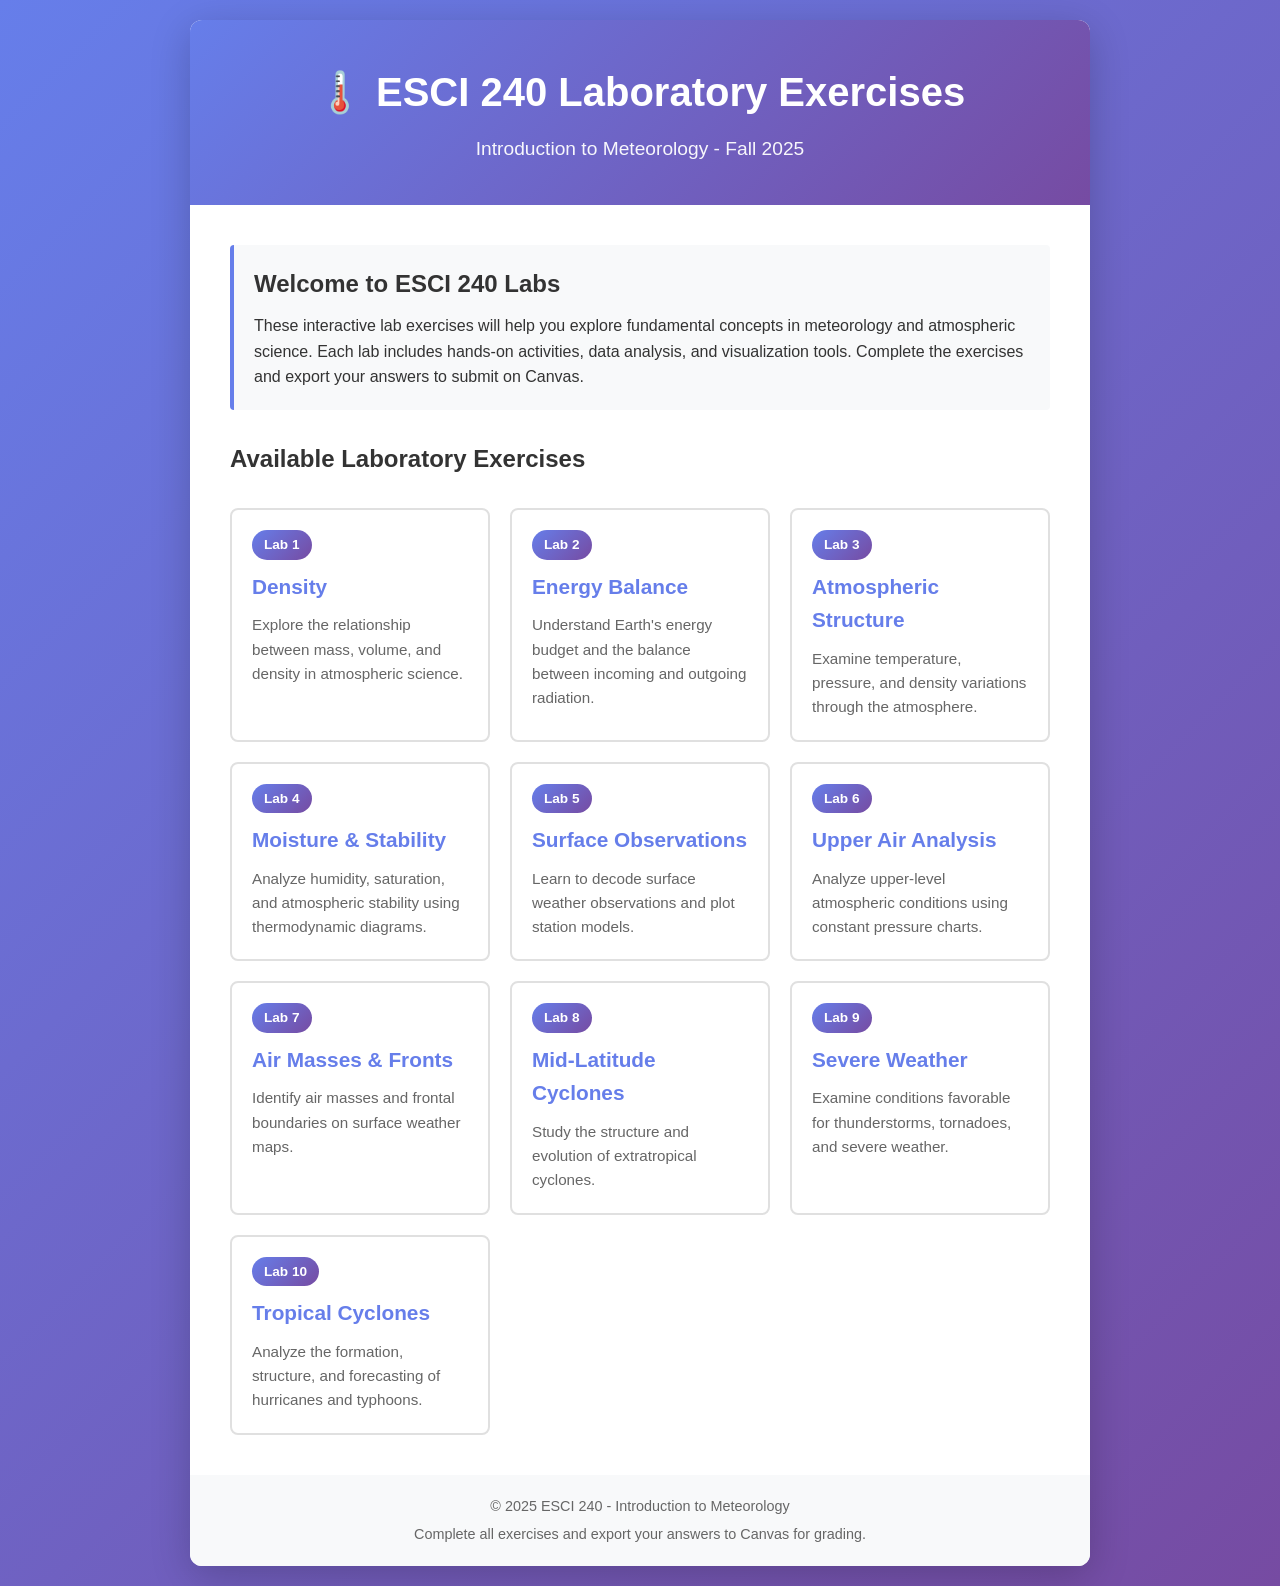
<file: web-components/index.html>
<!DOCTYPE html>
<html lang="en">
  <head>
    <meta charset="UTF-8" />
    <meta name="viewport" content="width=device-width, initial-scale=1.0" />
    <title>ESCI 240 - Lab Exercises</title>
    <style>
      * {
        margin: 0;
        padding: 0;
        box-sizing: border-box;
      }

      body {
        font-family: -apple-system, BlinkMacSystemFont, "Segoe UI", Roboto,
          Oxygen, Ubuntu, Cantarell, sans-serif;
        line-height: 1.6;
        color: #333;
        background: linear-gradient(135deg, #667eea 0%, #764ba2 100%);
        min-height: 100vh;
        padding: 20px;
      }

      .container {
        max-width: 900px;
        margin: 0 auto;
        background: white;
        border-radius: 12px;
        box-shadow: 0 10px 40px rgba(0, 0, 0, 0.2);
        overflow: hidden;
      }

      header {
        background: linear-gradient(135deg, #667eea 0%, #764ba2 100%);
        color: white;
        padding: 40px;
        text-align: center;
      }

      header h1 {
        font-size: 2.5em;
        margin-bottom: 10px;
      }

      header p {
        font-size: 1.2em;
        opacity: 0.95;
      }

      .content {
        padding: 40px;
      }

      .intro {
        background: #f8f9fa;
        border-left: 4px solid #667eea;
        padding: 20px;
        margin-bottom: 30px;
        border-radius: 4px;
      }

      .labs-grid {
        display: grid;
        grid-template-columns: repeat(auto-fill, minmax(250px, 1fr));
        gap: 20px;
        margin-top: 30px;
      }

      .lab-card {
        background: white;
        border: 2px solid #e0e0e0;
        border-radius: 8px;
        padding: 20px;
        text-decoration: none;
        color: #333;
        transition: all 0.3s ease;
        display: block;
      }

      .lab-card:hover {
        border-color: #667eea;
        transform: translateY(-4px);
        box-shadow: 0 6px 20px rgba(102, 126, 234, 0.2);
      }

      .lab-card h3 {
        color: #667eea;
        font-size: 1.3em;
        margin-bottom: 10px;
      }

      .lab-card p {
        color: #666;
        font-size: 0.95em;
      }

      .lab-number {
        display: inline-block;
        background: linear-gradient(135deg, #667eea 0%, #764ba2 100%);
        color: white;
        padding: 4px 12px;
        border-radius: 20px;
        font-size: 0.85em;
        font-weight: bold;
        margin-bottom: 10px;
      }

      footer {
        background: #f8f9fa;
        padding: 20px;
        text-align: center;
        color: #666;
        font-size: 0.9em;
      }
    </style>
  </head>
  <body>
    <div class="container">
      <header>
        <h1>🌡️ ESCI 240 Laboratory Exercises</h1>
        <p>Introduction to Meteorology - Fall 2025</p>
      </header>

      <div class="content">
        <div class="intro">
          <h2 style="margin-bottom: 10px">Welcome to ESCI 240 Labs</h2>
          <p>
            These interactive lab exercises will help you explore fundamental
            concepts in meteorology and atmospheric science. Each lab includes
            hands-on activities, data analysis, and visualization tools.
            Complete the exercises and export your answers to submit on Canvas.
          </p>
        </div>

        <h2 style="margin-bottom: 15px">Available Laboratory Exercises</h2>

        <div class="labs-grid">
          <a href="lab01/index.html" class="lab-card">
            <span class="lab-number">Lab 1</span>
            <h3>Density</h3>
            <p>
              Explore the relationship between mass, volume, and density in
              atmospheric science.
            </p>
          </a>

          <a href="lab02/index.html" class="lab-card">
            <span class="lab-number">Lab 2</span>
            <h3>Energy Balance</h3>
            <p>
              Understand Earth's energy budget and the balance between incoming
              and outgoing radiation.
            </p>
          </a>

          <a href="lab03/index.html" class="lab-card">
            <span class="lab-number">Lab 3</span>
            <h3>Atmospheric Structure</h3>
            <p>
              Examine temperature, pressure, and density variations through the
              atmosphere.
            </p>
          </a>

          <a href="lab04/index.html" class="lab-card">
            <span class="lab-number">Lab 4</span>
            <h3>Moisture & Stability</h3>
            <p>
              Analyze humidity, saturation, and atmospheric stability using
              thermodynamic diagrams.
            </p>
          </a>

          <a href="lab05/index.html" class="lab-card">
            <span class="lab-number">Lab 5</span>
            <h3>Surface Observations</h3>
            <p>
              Learn to decode surface weather observations and plot station
              models.
            </p>
          </a>

          <a href="lab06/index.html" class="lab-card">
            <span class="lab-number">Lab 6</span>
            <h3>Upper Air Analysis</h3>
            <p>
              Analyze upper-level atmospheric conditions using constant pressure
              charts.
            </p>
          </a>

          <a href="lab07/index.html" class="lab-card">
            <span class="lab-number">Lab 7</span>
            <h3>Air Masses & Fronts</h3>
            <p>
              Identify air masses and frontal boundaries on surface weather
              maps.
            </p>
          </a>

          <a href="lab08/index.html" class="lab-card">
            <span class="lab-number">Lab 8</span>
            <h3>Mid-Latitude Cyclones</h3>
            <p>Study the structure and evolution of extratropical cyclones.</p>
          </a>

          <a href="lab09/index.html" class="lab-card">
            <span class="lab-number">Lab 9</span>
            <h3>Severe Weather</h3>
            <p>
              Examine conditions favorable for thunderstorms, tornadoes, and
              severe weather.
            </p>
          </a>

          <a href="lab10/index.html" class="lab-card">
            <span class="lab-number">Lab 10</span>
            <h3>Tropical Cyclones</h3>
            <p>
              Analyze the formation, structure, and forecasting of hurricanes
              and typhoons.
            </p>
          </a>
        </div>
      </div>

      <footer>
        <p>© 2025 ESCI 240 - Introduction to Meteorology</p>
        <p style="margin-top: 5px">
          Complete all exercises and export your answers to Canvas for grading.
        </p>
      </footer>
    </div>
  </body>
</html>
</file>
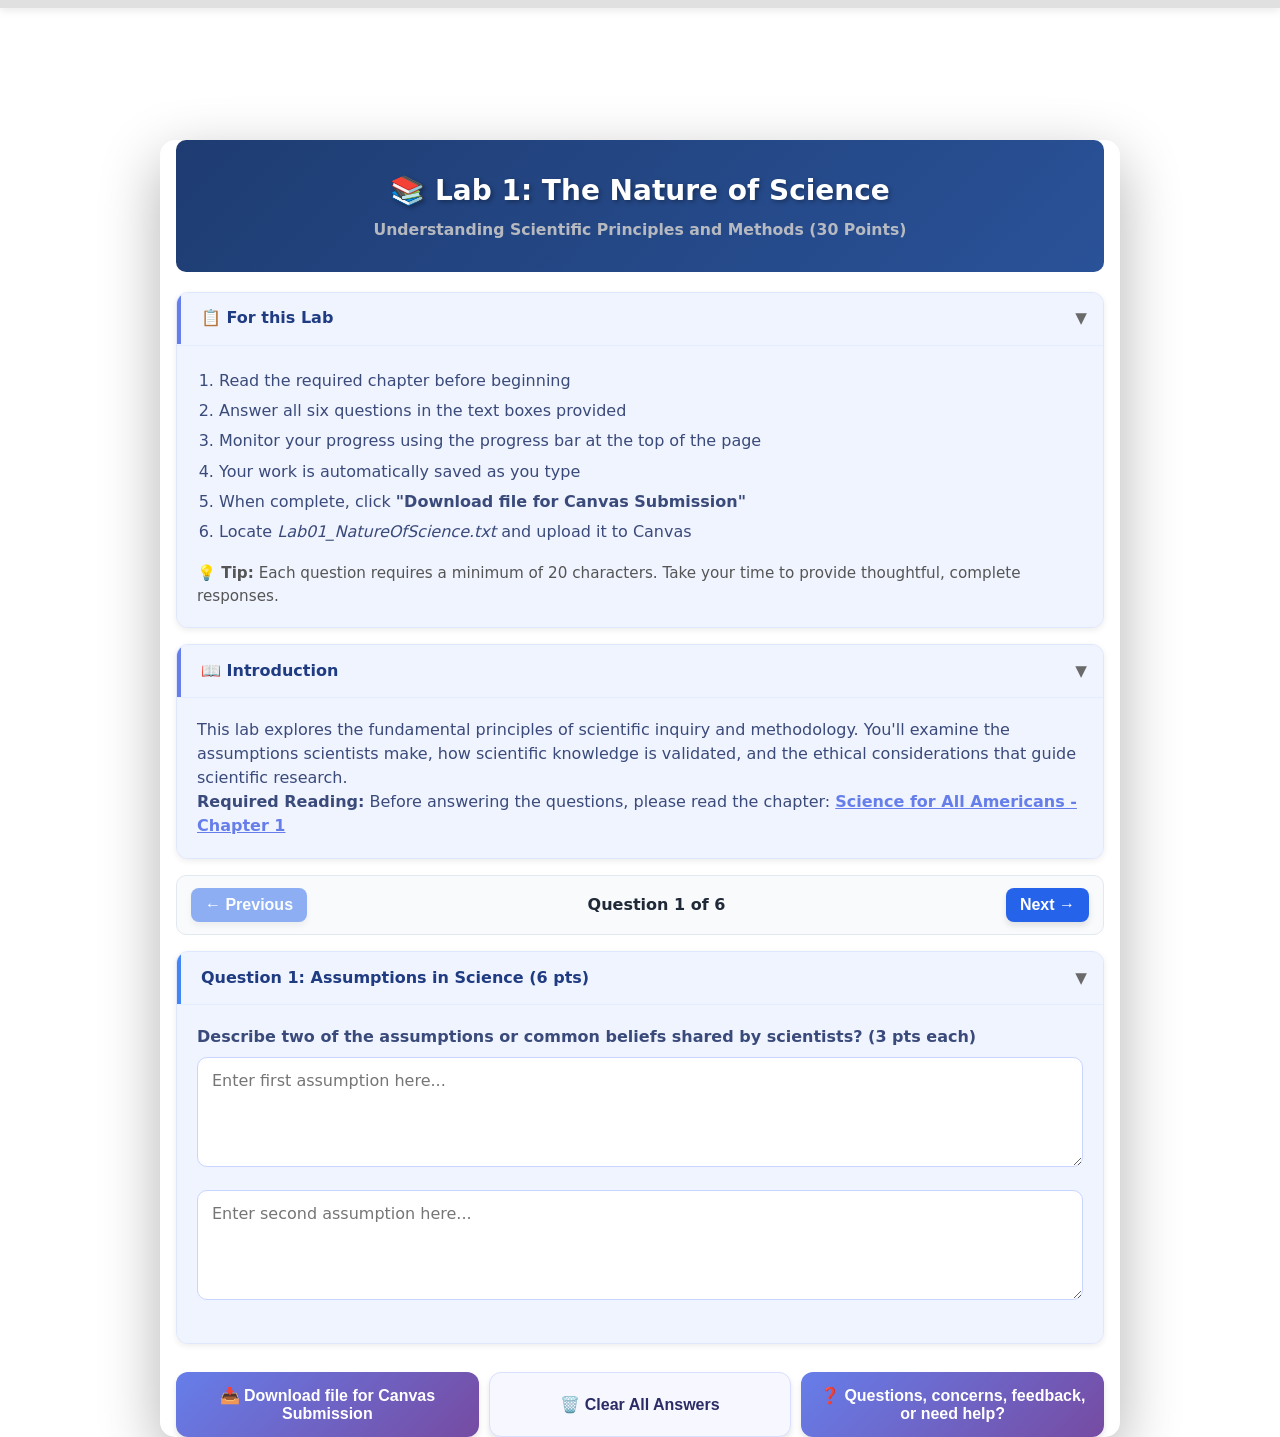
<file: web-components/lab01/index.html>
<!doctype html>
<html lang="en">
  <head>
    <meta charset="UTF-8" />
    <meta
      name="viewport"
      content="width=device-width, initial-scale=1, viewport-fit=cover"
    />
    <title>Lab 1 - Nature of Science</title>

    <!-- Optional shared styles (kept for your project structure) -->
    <link rel="stylesheet" href="shared/styles/common.css" />
    <link rel="stylesheet" href="shared/styles/lab-styles.css" />

    <style>
      :root {
        --indigo: #667eea;
        --indigo-dark: #5a67d8;
        --purple: #764ba2;
        --google-blue: #4285f4;
        --surface: #f0f4ff;
        --surface-2: #e8f0fe;
        --ink-900: #1d263b;
        --ink-800: #23335a;
        --ink-700: #3a4a7a;
        --ink-600: #4d5c8e;
        --ink-500: #6a76a8;
        --danger: #dc2626;
        --radius: 12px;

        /* Mobile-first typography */
        --fs-h1: clamp(1.25rem, 2.2vw + 1rem, 1.75rem);
        --fs-h2: clamp(1.05rem, 1.8vw + 0.9rem, 1.25rem);
        --fs-body: clamp(0.95rem, 0.7vw + 0.8rem, 1rem);
        --fs-btn: clamp(0.95rem, 0.7vw + 0.8rem, 1rem);

        --pad-card: clamp(14px, 2vw, 20px);
        --pad-header-y: 14px;
        --hit-area: 44px; /* touch target minimum */
      }

      /* Page chrome */
      html,
      body {
        height: 100%;
      }
      body {
        margin: 0;
        font-family:
          system-ui,
          -apple-system,
          Segoe UI,
          Roboto,
          Inter,
          Arial,
          sans-serif;
        color: var(--ink-700);
        background: #fff;
        font-size: var(--fs-body);
        line-height: 1.5;
        -webkit-tap-highlight-color: transparent;
      }

      .container {
        max-width: 960px;
        margin: 80px auto 72px;
        padding: 0 16px;
      }

      .header h1 {
        margin: 0 0 6px 0;
        font-size: var(--fs-h1);
        color: var(--ink-100);
      }

      .header p {
        margin: 0;
        color: #c6c6c7;
        font-weight: 600;
        font-size: 0.98em;
      }

      /* Top progress bar */
      .progress-indicator {
        position: fixed;
        top: 0;
        left: 0;
        right: 0;
        z-index: 1000;
        background: rgba(255, 255, 255, 0.98);
        backdrop-filter: saturate(120%) blur(4px);
        box-shadow: 0 2px 8px rgba(0, 0, 0, 0.1);
        padding: 8px 0;
        padding-top: env(safe-area-inset-top);
      }
      .progress-bar {
        width: 100%;
        height: 8px;
        background: #e0e0e0;
        overflow: hidden;
      }
      .progress-fill {
        height: 8px;
        background: linear-gradient(
          90deg,
          var(--indigo) 0%,
          var(--purple) 100%
        );
        width: 0%;
        transition: width 0.3s ease;
        display: block;
      }

      /* Section wrapper */
      .section {
        margin: 0 0 16px 0;
      }

      /* Collapsible blocks (cards) */
      .collapsible-container {
        border-radius: 12px;
        overflow: hidden;
        margin: 0 0 16px 0;
        box-shadow: 0 2px 6px rgba(0, 0, 0, 0.08);
        background: var(--surface);
        border: 1px solid #dfe7ff;
      }

      .collapsible-header {
        margin: 0;
        padding: max(var(--pad-header-y), 12px) 48px
          max(var(--pad-header-y), 12px) var(--pad-card);
        cursor: pointer;
        user-select: none;
        position: relative;
        font-weight: 800;
        color: #1f3b82;
        background: var(--surface);
        min-height: var(--hit-area);
        display: flex;
        align-items: center;
      }
      .collapsible-header:hover {
        filter: brightness(0.98);
      }
      .collapsible-header::after {
        content: "▼";
        position: absolute;
        right: 16px;
        top: 50%;
        transform: translateY(-50%);
        font-size: 0.95em;
        color: #6a6a6a;
        transition: transform 0.2s ease;
      }
      .collapsible-header.is-collapsed::after {
        transform: translateY(-50%) rotate(-90deg);
      }

      .stripe-blue {
        border-left: 4px solid var(--google-blue);
      }
      .stripe-indigo {
        border-left: 4px solid var(--indigo);
      }

      .collapsible-content {
        display: block;
        background: var(--surface);
        padding: var(--pad-card);
        border-top: 1px solid #e5ecff;
      }
      .collapsible-content.is-collapsed {
        display: none;
      }

      /* Forms */
      textarea {
        width: 100%;
        max-width: 100%;
        padding: 12px 14px;
        border: 1px solid #c9d4ff;
        border-radius: 10px;
        font:
          16px/1.4 system-ui,
          -apple-system,
          Segoe UI,
          Roboto,
          Inter,
          Arial,
          sans-serif; /* 16px avoids iOS zoom */
        box-sizing: border-box;
        background: #fff;
        min-height: 110px;
        resize: vertical;
      }
      .is-invalid {
        border-color: var(--danger) !important;
        background: #fef2f2 !important;
      }
      textarea:focus-visible {
        outline: 2px solid var(--indigo);
        outline-offset: 2px;
      }

      label {
        display: block;
        margin-bottom: 8px;
        font-weight: 600;
        color: var(--ink-700);
      }

      .form-group {
        margin-bottom: 16px;
      }

      /* Bottom buttons */
      .button-row {
        display: grid;
        grid-template-columns: 1fr;
        gap: 10px;
        justify-content: center;
        margin: 28px 0;
      }
      @media (min-width: 700px) {
        .button-row {
          grid-template-columns: repeat(3, minmax(220px, 1fr));
        }
      }
      .btn {
        padding: 14px 18px;
        border-radius: 12px;
        font-weight: 900;
        font-size: var(--fs-btn);
        border: none;
        cursor: pointer;
        transition:
          transform 0.15s ease,
          box-shadow 0.15s ease;
        min-height: 44px;
      }
      .btn:hover {
        transform: translateY(-2px);
        box-shadow: 0 8px 16px rgba(0, 0, 0, 0.08);
      }
      .btn-primary {
        background: linear-gradient(
          135deg,
          var(--indigo) 0%,
          var(--purple) 100%
        );
        color: #fff;
      }
      .btn-ghost {
        background: #f7f7ff;
        border: 1px solid #d9dfff;
        color: #2b2c65;
      }

      .muted {
        font-size: 0.95em;
        color: #555;
        margin: 14px 0 0 0;
      }

      /* Motion preferences */
      @media (prefers-reduced-motion: reduce) {
        * {
          animation: none !important;
          transition: none !important;
        }
      }

      /* Responsive container spacing */
      @media (max-width: 900px) {
        .container {
          margin-top: 76px;
        }
      }
      @media (max-width: 700px) {
        .container {
          padding: 0 12px;
        }
        .collapsible-container {
          border-radius: 10px;
        }
      }
      @media (max-width: 480px) {
        .container {
          margin-bottom: 84px;
        }
        .collapsible-header {
          padding-left: 14px;
          padding-right: 42px;
        }
      }
    </style>
  </head>
  <body>
    <!-- progress -->
    <div class="progress-indicator">
      <div class="progress-bar">
        <div class="progress-fill" id="progressFill"></div>
      </div>
    </div>

    <div class="container">
      <div class="header">
        <h1>📚 Lab 1: The Nature of Science</h1>
        <p>Understanding Scientific Principles and Methods (30 Points)</p>
      </div>

      <!-- For This Lab (collapsible) -->
      <div class="section">
        <div class="collapsible-container">
          <div
            class="collapsible-header stripe-indigo"
            onclick="toggleCollapsible(this)"
            style="top: -1px"
          >
            📋 For this Lab
          </div>
          <div class="collapsible-content">
            <ol style="margin: 0; padding-left: 22px; line-height: 1.9">
              <li>Read the required chapter before beginning</li>
              <li>Answer all six questions in the text boxes provided</li>
              <li>
                Monitor your progress using the progress bar at the top of the
                page
              </li>
              <li>Your work is automatically saved as you type</li>
              <li>
                When complete, click
                <strong>"Download file for Canvas Submission"</strong>
              </li>
              <li>
                Locate <em>Lab01_NatureOfScience.txt</em> and upload it to
                Canvas
              </li>
            </ol>
            <p class="muted">
              <strong>💡 Tip:</strong> Each question requires a minimum of 20
              characters. Take your time to provide thoughtful, complete
              responses.
            </p>
          </div>
        </div>
      </div>

      <!-- Introduction -->
      <div class="section">
        <div class="collapsible-container">
          <div
            class="collapsible-header stripe-indigo"
            onclick="toggleCollapsible(this)"
          >
            📖 Introduction
          </div>
          <div class="collapsible-content">
            <p>
              This lab explores the fundamental principles of scientific inquiry
              and methodology. You'll examine the assumptions scientists make,
              how scientific knowledge is validated, and the ethical
              considerations that guide scientific research.
            </p>
            <p>
              <strong>Required Reading:</strong> Before answering the questions,
              please read the chapter:
              <a
                href="https://www.project2061.org/publications/sfaa/online/chap1.htm"
                target="_blank"
                style="color: var(--indigo); font-weight: 800"
              >
                Science for All Americans - Chapter 1
              </a>
            </p>
          </div>
        </div>
      </div>

      <!-- FORM -->
      <form id="questionForm">
        <!-- Q1 -->
        <div class="collapsible-container">
          <div
            class="collapsible-header stripe-blue"
            onclick="toggleCollapsible(this)"
          >
            Question 1: Assumptions in Science (6 pts)
          </div>
          <div class="collapsible-content">
            <div class="form-group">
              <label for="q1a"
                >Describe two of the assumptions or common beliefs shared by
                scientists? (3 pts each)</label
              >
              <textarea
                id="q1a"
                placeholder="Enter first assumption here..."
              ></textarea>
            </div>
            <div class="form-group">
              <textarea
                id="q1b"
                placeholder="Enter second assumption here..."
              ></textarea>
            </div>
          </div>
        </div>

        <!-- Q2 -->
        <div class="collapsible-container">
          <div
            class="collapsible-header stripe-blue"
            onclick="toggleCollapsible(this)"
          >
            Question 2: Scientific Research Process (3 pts)
          </div>
          <div class="collapsible-content">
            <div class="form-group">
              <label for="q2"
                >What are the fixed steps of science that scientists always
                follow when conducting research? (3 pts)</label
              >
              <textarea
                id="q2"
                placeholder="Enter your answer here..."
              ></textarea>
            </div>
          </div>
        </div>

        <!-- Q3 -->
        <div class="collapsible-container">
          <div
            class="collapsible-header stripe-blue"
            onclick="toggleCollapsible(this)"
          >
            Question 3: Testing Past Events (3 pts)
          </div>
          <div class="collapsible-content">
            <div class="form-group">
              <label for="q3"
                >Since scientific ideas are often validated by making
                predictions about future events, how can scientists test or
                validate ideas about events that happened in the past?</label
              >
              <textarea
                id="q3"
                placeholder="Enter your answer here..."
              ></textarea>
            </div>
          </div>
        </div>

        <!-- Q4 -->
        <div class="collapsible-container">
          <div
            class="collapsible-header stripe-blue"
            onclick="toggleCollapsible(this)"
          >
            Question 4: Minimizing Bias (6 pts)
          </div>
          <div class="collapsible-content">
            <div class="form-group">
              <label for="q4a"
                >How might a scientist introduce bias into their data
                unintentionally? (3 pts)</label
              >
              <textarea
                id="q4a"
                placeholder="Enter your answer here..."
              ></textarea>
            </div>
            <div class="form-group">
              <label for="q4b"
                >What is one strategy scientists can use to minimize bias in
                their work? (3 pts)</label
              >
              <textarea
                id="q4b"
                placeholder="Enter your answer here..."
              ></textarea>
            </div>
          </div>
        </div>

        <!-- Q5 -->
        <div class="collapsible-container">
          <div
            class="collapsible-header stripe-blue"
            onclick="toggleCollapsible(this)"
          >
            Question 5: Science and Authority (6 pts)
          </div>
          <div class="collapsible-content">
            <div class="form-group">
              <label for="q5a"
                >What does it mean to say that science is not based on
                authority? (3 pts)</label
              >
              <textarea
                id="q5a"
                placeholder="Enter your answer here..."
              ></textarea>
            </div>
            <div class="form-group">
              <label for="q5b"
                >How does this affect the way scientific knowledge is accepted
                or challenged? (3 pts)</label
              >
              <textarea
                id="q5b"
                placeholder="Enter your answer here..."
              ></textarea>
            </div>
          </div>
        </div>

        <!-- Q6 -->
        <div class="collapsible-container">
          <div
            class="collapsible-header stripe-blue"
            onclick="toggleCollapsible(this)"
          >
            Question 6: Ethical Challenges (6 pts)
          </div>
          <div class="collapsible-content">
            <div class="form-group">
              <label for="q6a"
                >Describe one of the ethical challenges faced in scientific
                research? (3 pts)</label
              >
              <textarea id="q6a" placeholder="Describe..."></textarea>
            </div>
            <div class="form-group">
              <label for="q6b"
                >How might scientists address ethical challenges in their
                research? (3 pts)</label
              >
              <textarea
                id="q6b"
                placeholder="How might scientists address ethical challenges in their research?"
              ></textarea>
            </div>
          </div>
        </div>

        <!-- Buttons -->
        <div class="button-row">
          <button type="button" class="btn btn-primary" id="downloadBtn">
            📥 Download file for Canvas Submission
          </button>
          <button type="button" class="btn btn-ghost" id="clearBtn">
            🗑️ Clear All Answers
          </button>
          <button
            type="button"
            class="btn btn-primary"
            onclick="
              window.location.href =
                'mailto:JMartinelli@peru.edu?subject=Lab 1 - Question/Feedback&body=Hi Dr. M,%0D%0A%0D%0AI have a question about Lab 1:%0D%0A%0D%0A'
            "
          >
            ❓ Questions, concerns, feedback, or need help?
          </button>
        </div>
      </form>
    </div>

    <script src="./shared/utils/question-pager.js"></script>
    <script>
      /* ---------- Progress ---------- */
      function updateProgress() {
        let earned = 0;
        const total = 30;
        const points = {
          q1a: 3,
          q1b: 3,
          q2: 3,
          q3: 3,
          q4a: 3,
          q4b: 3,
          q5a: 3,
          q5b: 3,
          q6a: 3,
          q6b: 3,
        };

        const fields = [
          "q1a",
          "q1b",
          "q2",
          "q3",
          "q4a",
          "q4b",
          "q5a",
          "q5b",
          "q6a",
          "q6b",
        ];

        fields.forEach((field) => {
          const answer = document.getElementById(field).value.trim();
          if (answer) earned += points[field];
        });

        document.getElementById("progressFill").style.width =
          (earned / total) * 100 + "%";
      }

      /* ---------- Auto-save ---------- */
      window.addEventListener("load", () => {
        const fields = [
          "q1a",
          "q1b",
          "q2",
          "q3",
          "q4a",
          "q4b",
          "q5a",
          "q5b",
          "q6a",
          "q6b",
        ];
        fields.forEach((field) => {
          const saved = localStorage.getItem(field);
          if (saved) document.getElementById(field).value = saved;
        });
        updateProgress();
      });

      document.querySelectorAll("textarea").forEach((textarea) => {
        textarea.addEventListener("input", function () {
          localStorage.setItem(this.id, this.value);
          updateProgress();
        });
      });

      /* ---------- Validation ---------- */
      function validateAllInputs() {
        let ok = true,
          firstBad = null;
        const empty = [],
          short = [];
        const fields = [
          "q1a",
          "q1b",
          "q2",
          "q3",
          "q4a",
          "q4b",
          "q5a",
          "q5b",
          "q6a",
          "q6b",
        ];

        fields.forEach((field) => {
          const textarea = document.getElementById(field);
          const val = textarea.value.trim();

          textarea.classList.remove("is-invalid");

          if (!val) {
            empty.push(field);
            textarea.classList.add("is-invalid");
            ok = false;
            if (!firstBad) firstBad = textarea;
          } else if (val.length < 20) {
            short.push(field);
            textarea.classList.add("is-invalid");
            ok = false;
            if (!firstBad) firstBad = textarea;
          }
        });

        if (!ok) {
          let msg = "Please complete the following before downloading:\n\n";
          if (empty.length) msg += `Empty fields: ${empty.join(", ")}\n`;
          if (short.length)
            msg += `Fields needing more detail (min 20 chars): ${short.join(
              ", ",
            )}`;
          alert(msg);
          if (firstBad) {
            firstBad.scrollIntoView({ behavior: "smooth", block: "center" });
            firstBad.focus();
          }
        }
        return ok;
      }

      /* ---------- Download ---------- */
      document.getElementById("downloadBtn").addEventListener("click", () => {
        if (!validateAllInputs()) return;

        const answers = [];
        answers.push("LAB: 01");
        answers.push("TITLE: The Nature of Science");
        answers.push("COURSE: ESCI 240");
        answers.push("DATE: " + new Date().toISOString());
        answers.push("TOTAL_POINTS: 30");
        answers.push("=".repeat(70));
        answers.push("");

        // Q1
        answers.push("[QUESTION_1]");
        answers.push("POINTS: 6");
        answers.push("TYPE: split");
        answers.push("PROMPT: List two assumptions in science.");
        answers.push("");
        answers.push("[PART_A]");
        answers.push(document.getElementById("q1a").value.trim());
        answers.push("[/PART_A]");
        answers.push("");
        answers.push("[PART_B]");
        answers.push(document.getElementById("q1b").value.trim());
        answers.push("[/PART_B]");
        answers.push("[/QUESTION_1]");
        answers.push("");

        // Q2
        answers.push("[QUESTION_2]");
        answers.push("POINTS: 3");
        answers.push("TYPE: essay");
        answers.push(
          "PROMPT: What are the fixed steps of science that scientists always follow?",
        );
        answers.push("");
        answers.push("[ANSWER]");
        answers.push(document.getElementById("q2").value.trim());
        answers.push("[/ANSWER]");
        answers.push("[/QUESTION_2]");
        answers.push("");

        // Q3
        answers.push("[QUESTION_3]");
        answers.push("POINTS: 3");
        answers.push("TYPE: essay");
        answers.push(
          "PROMPT: How can scientists test or validate ideas about events that happened in the past?",
        );
        answers.push("");
        answers.push("[ANSWER]");
        answers.push(document.getElementById("q3").value.trim());
        answers.push("[/ANSWER]");
        answers.push("[/QUESTION_3]");
        answers.push("");

        // Q4
        answers.push("[QUESTION_4]");
        answers.push("POINTS: 6");
        answers.push("TYPE: split");
        answers.push("PROMPT: Bias in Science");
        answers.push("");
        answers.push("[PART_A]");
        answers.push(
          "How might a scientist introduce bias into their data unintentionally?",
        );
        answers.push("");
        answers.push(document.getElementById("q4a").value.trim());
        answers.push("[/PART_A]");
        answers.push("");
        answers.push("[PART_B]");
        answers.push(
          "What is one strategy scientists can use to minimize bias in their work?",
        );
        answers.push("");
        answers.push(document.getElementById("q4b").value.trim());
        answers.push("[/PART_B]");
        answers.push("[/QUESTION_4]");
        answers.push("");

        // Q5
        answers.push("[QUESTION_5]");
        answers.push("POINTS: 6");
        answers.push("TYPE: split");
        answers.push("PROMPT: Science and Authority");
        answers.push("");
        answers.push("[PART_A]");
        answers.push(
          "What does it mean to say that science is not based on authority?",
        );
        answers.push("");
        answers.push(document.getElementById("q5a").value.trim());
        answers.push("[/PART_A]");
        answers.push("");
        answers.push("[PART_B]");
        answers.push(
          "How does this affect the way scientific knowledge is accepted or challenged?",
        );
        answers.push("");
        answers.push(document.getElementById("q5b").value.trim());
        answers.push("[/PART_B]");
        answers.push("[/QUESTION_5]");
        answers.push("");

        // Q6
        answers.push("[QUESTION_6]");
        answers.push("POINTS: 6");
        answers.push("TYPE: split");
        answers.push("PROMPT: Ethical Challenges");
        answers.push("");
        answers.push("[PART_A]");
        answers.push("Ethical Challenge:");
        answers.push("");
        answers.push(document.getElementById("q6a").value.trim());
        answers.push("[/PART_A]");
        answers.push("");
        answers.push("[PART_B]");
        answers.push("How to address:");
        answers.push("");
        answers.push(document.getElementById("q6b").value.trim());
        answers.push("[/PART_B]");
        answers.push("[/QUESTION_6]");
        answers.push("");

        answers.push("=".repeat(70));
        answers.push("END OF SUBMISSION");

        const blob = new Blob([answers.join("\n")], { type: "text/plain" });
        const url = URL.createObjectURL(blob);
        const a = document.createElement("a");
        a.href = url;
        a.download = "Lab01_NatureOfScience.txt";
        document.body.appendChild(a);
        a.click();
        document.body.removeChild(a);
        URL.revokeObjectURL(url);
        alert("✅ Assignment downloaded successfully!");
      });

      /* ---------- Clear ---------- */
      document.getElementById("clearBtn").addEventListener("click", () => {
        if (
          confirm(
            "Are you sure you want to clear all fields? This cannot be undone.",
          )
        ) {
          const fields = [
            "q1a",
            "q1b",
            "q2",
            "q3",
            "q4a",
            "q4b",
            "q5a",
            "q5b",
            "q6a",
            "q6b",
          ];
          fields.forEach((field) => {
            document.getElementById(field).value = "";
            localStorage.removeItem(field);
          });
          updateProgress();
          alert("🗑️ All fields have been cleared.");
        }
      });

      /* ---------- Collapsibles ---------- */
      function toggleCollapsible(header) {
        const content = header.nextElementSibling;
        const collapsed = content.classList.toggle("is-collapsed");
        header.classList.toggle("is-collapsed", collapsed);
      }

      // Default: everything OPEN
      document.querySelectorAll(".collapsible-header").forEach((h) => {
        const startClosed = false;
        if (startClosed) {
          h.classList.add("is-collapsed");
          const c = h.nextElementSibling;
          if (c) c.classList.add("is-collapsed");
        }
      });

      // Initialize progress
      updateProgress();
    </script>
  </body>
</html>
</file>
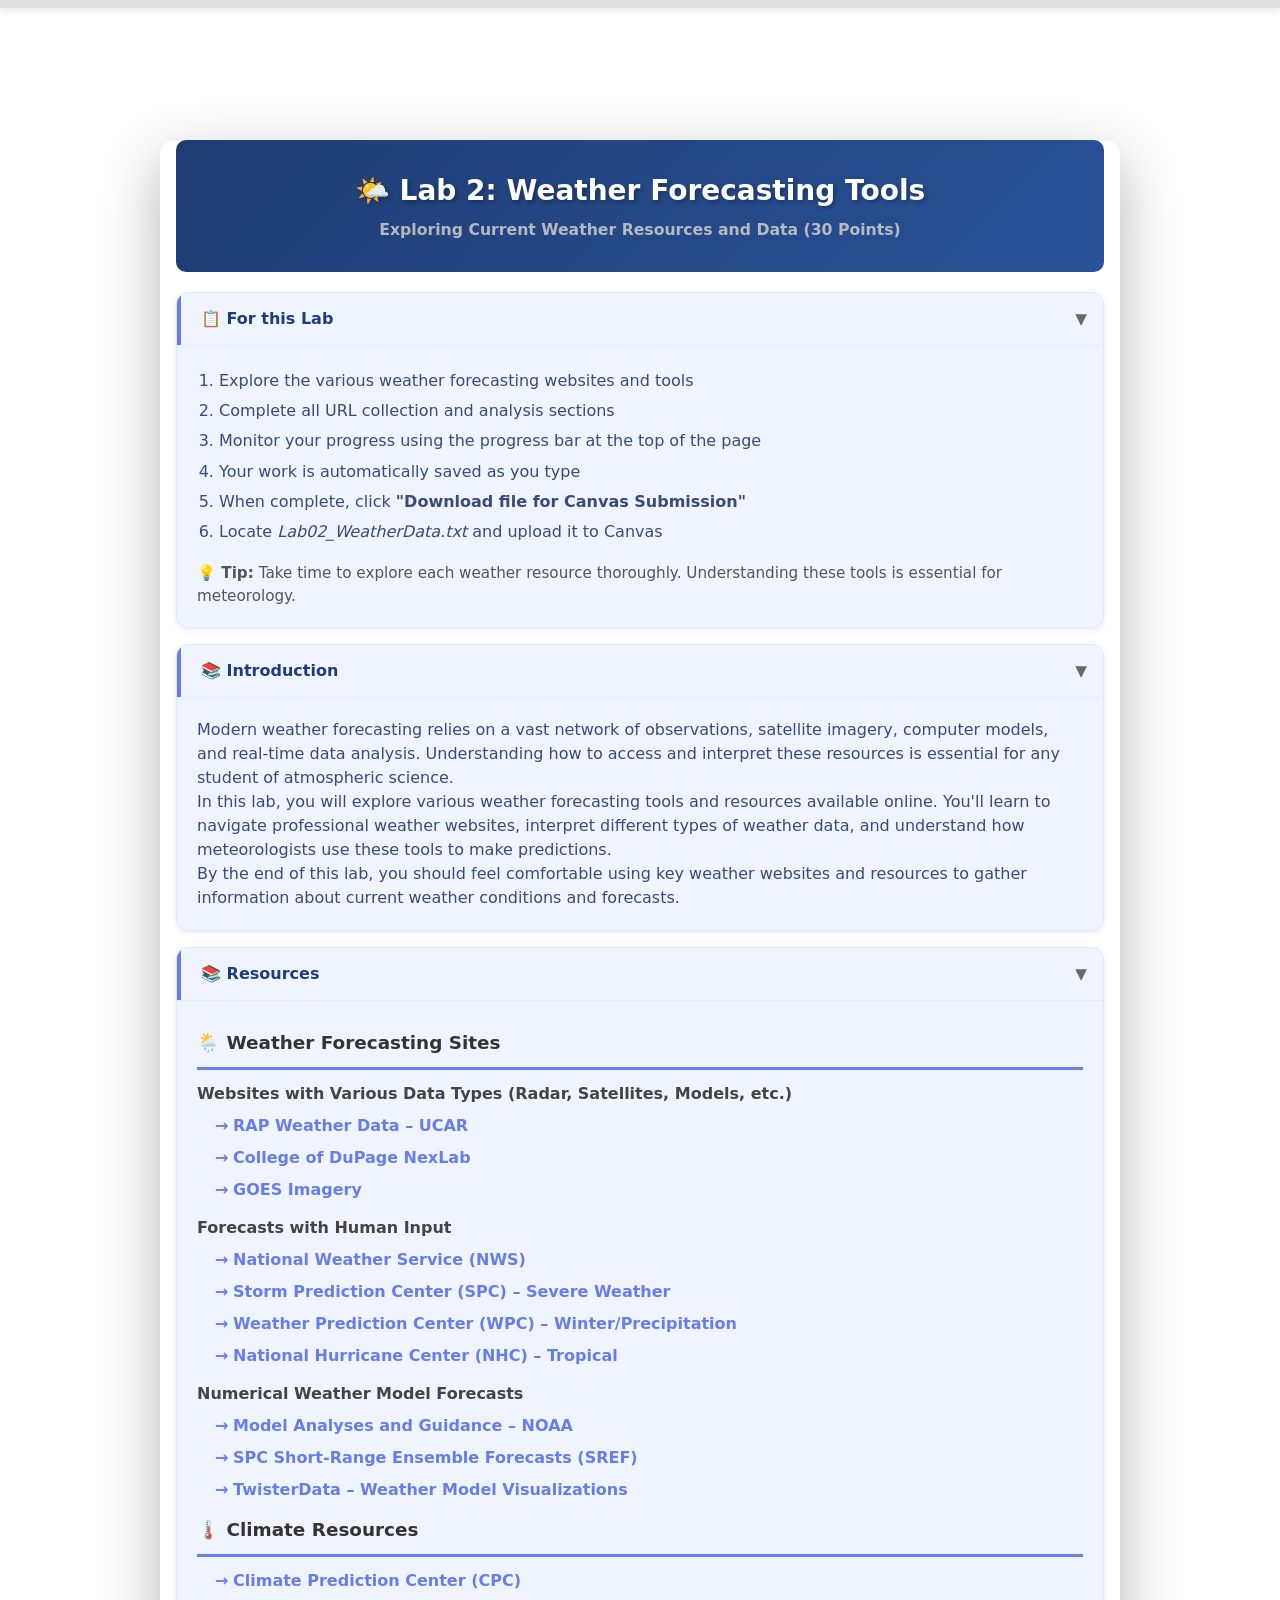
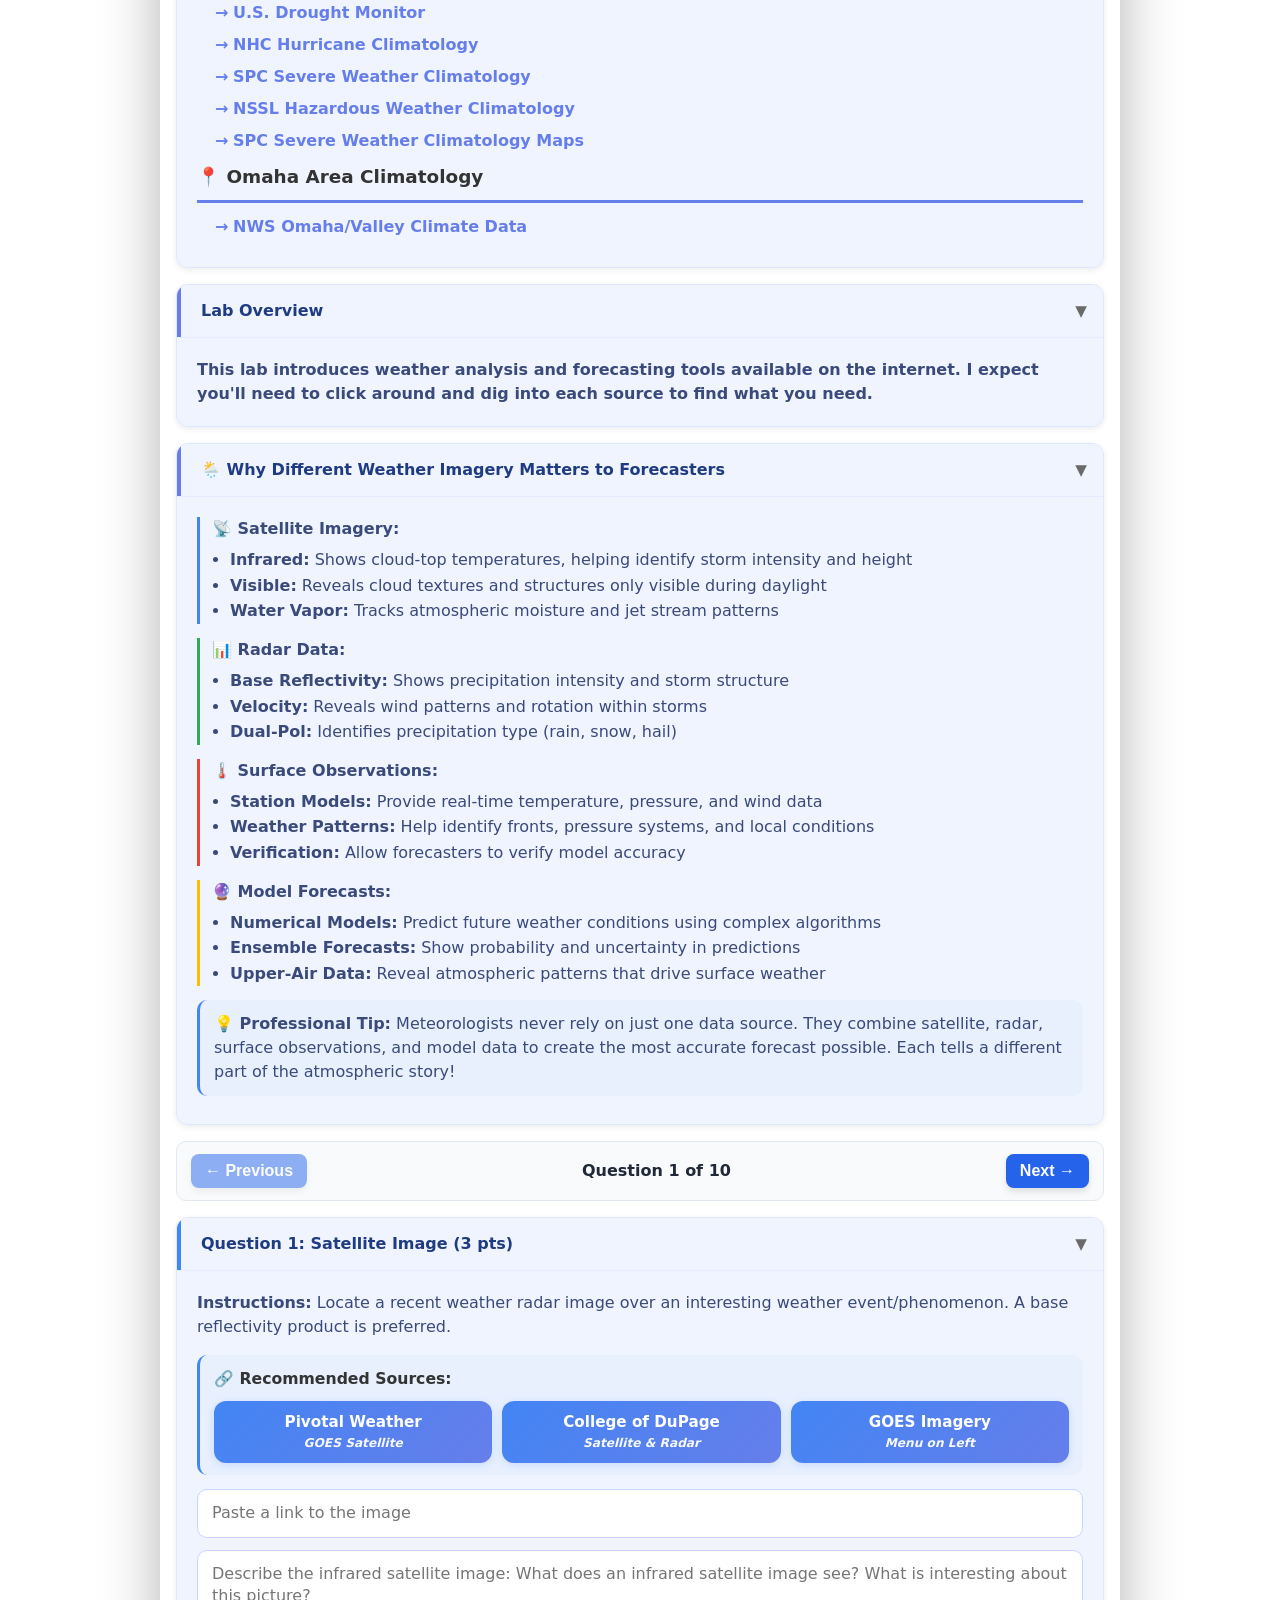
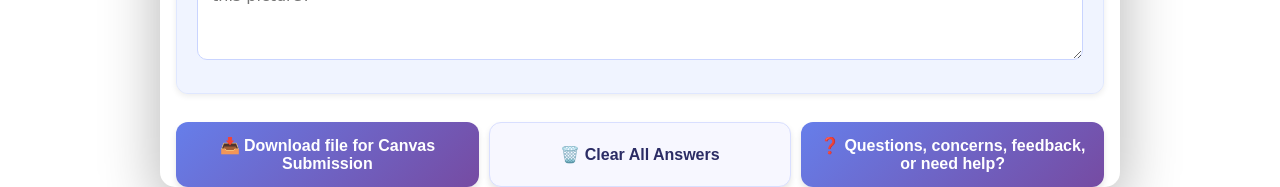
<file: web-components/lab02/index.html>
<!doctype html>
<html lang="en">
  <head>
    <meta charset="UTF-8" />
    <meta
      name="viewport"
      content="width=device-width, initial-scale=1, viewport-fit=cover"
    />
    <title>Lab 2 - Weather Forecasting Tools</title>

    <!-- Optional shared styles (kept for your project structure) -->
    <link rel="stylesheet" href="shared/styles/common.css" />
    <link rel="stylesheet" href="shared/styles/lab-styles.css" />

    <style>
      :root {
        --indigo: #667eea;
        --indigo-dark: #5a67d8;
        --purple: #764ba2;
        --google-blue: #4285f4;
        --surface: #f0f4ff;
        --surface-2: #e8f0fe;
        --ink-900: #1d263b;
        --ink-800: #23335a;
        --ink-700: #3a4a7a;
        --ink-600: #4d5c8e;
        --ink-500: #6a76a8;
        --danger: #dc2626;
        --radius: 12px;

        /* Mobile-first typography */
        --fs-h1: clamp(1.25rem, 2.2vw + 1rem, 1.75rem);
        --fs-h2: clamp(1.05rem, 1.8vw + 0.9rem, 1.25rem);
        --fs-body: clamp(0.95rem, 0.7vw + 0.8rem, 1rem);
        --fs-btn: clamp(0.95rem, 0.7vw + 0.8rem, 1rem);

        --pad-card: clamp(14px, 2vw, 20px);
        --pad-header-y: 14px;
        --hit-area: 44px; /* touch target minimum */
      }

      /* Page chrome */
      html,
      body {
        height: 100%;
      }
      body {
        margin: 0;
        font-family:
          system-ui,
          -apple-system,
          Segoe UI,
          Roboto,
          Inter,
          Arial,
          sans-serif;
        color: var(--ink-700);
        background: #fff;
        font-size: var(--fs-body);
        line-height: 1.5;
        -webkit-tap-highlight-color: transparent;
      }

      .container {
        max-width: 960px;
        margin: 80px auto 72px;
        padding: 0 16px;
      }

      .header h1 {
        margin: 0 0 6px 0;
        font-size: var(--fs-h1);
        color: var(--ink-100);
      }

      .header p {
        margin: 0;
        color: #c6c6c7;
        font-weight: 600;
        font-size: 0.98em;
      }

      /* Top progress bar */
      .progress-indicator {
        position: fixed;
        top: 0;
        left: 0;
        right: 0;
        z-index: 1000;
        background: rgba(255, 255, 255, 0.98);
        backdrop-filter: saturate(120%) blur(4px);
        box-shadow: 0 2px 8px rgba(0, 0, 0, 0.1);
        padding: 8px 0;
        padding-top: env(safe-area-inset-top);
      }
      .progress-bar {
        width: 100%;
        height: 8px;
        background: #e0e0e0;
        overflow: hidden;
      }
      .progress-fill {
        height: 8px;
        background: linear-gradient(
          90deg,
          var(--indigo) 0%,
          var(--purple) 100%
        );
        width: 0%;
        transition: width 0.3s ease;
        display: block;
      }

      /* Section wrapper */
      .section {
        margin: 0 0 16px 0;
      }

      /* Flat section title with underline */
      .section-title {
        margin: 0;
        padding: 0 0 10px 0;
        font-size: var(--fs-h2);
        font-weight: 800;
        color: #1f3b82;
        border: none;
        border-bottom: 2px solid var(--indigo);
        border-radius: 0 !important;
        box-shadow: none !important;
        background: transparent;
        display: block;
        width: 100%;
      }

      /* Collapsible blocks (cards) */
      .collapsible-container {
        border-radius: 12px;
        overflow: hidden;
        margin: 0 0 16px 0;
        box-shadow: 0 2px 6px rgba(0, 0, 0, 0.08);
        background: var(--surface);
        border: 1px solid #dfe7ff;
      }

      .collapsible-header {
        margin: 0;
        padding: max(var(--pad-header-y), 12px) 48px
          max(var(--pad-header-y), 12px) var(--pad-card);
        cursor: pointer;
        user-select: none;
        position: relative;
        font-weight: 800;
        color: #1f3b82;
        background: var(--surface);
        min-height: var(--hit-area);
        display: flex;
        align-items: center;
      }
      .collapsible-header:hover {
        filter: brightness(0.98);
      }
      .collapsible-header::after {
        content: "▼";
        position: absolute;
        right: 16px;
        top: 50%;
        transform: translateY(-50%);
        font-size: 0.95em;
        color: #6a6a6a;
        transition: transform 0.2s ease;
      }
      .collapsible-header.is-collapsed::after {
        transform: translateY(-50%) rotate(-90deg);
      }

      .stripe-blue {
        border-left: 4px solid var(--google-blue);
      }
      .stripe-indigo {
        border-left: 4px solid var(--indigo);
      }

      .collapsible-content {
        display: block;
        background: var(--surface);
        padding: var(--pad-card);
        border-top: 1px solid #e5ecff;
      }
      .collapsible-content.is-collapsed {
        display: none;
      }

      /* Quick-links and buttons grid that reflows on mobile */
      .quick-links {
        background: var(--surface-2);
        border-left: 3px solid var(--google-blue);
        padding: 12px 14px;
        margin: 8px 0;
        border-radius: 10px;
      }
      .quick-links-title {
        font-weight: 800;
        color: #333;
        font-size: 0.98em;
        margin: 0 0 10px 0;
        display: block;
      }

      .link-grid {
        display: grid;
        grid-template-columns: repeat(auto-fit, minmax(150px, 1fr));
        gap: 10px;
      }

      .quick-link-btn {
        display: flex;
        flex-direction: column;
        justify-content: center;
        align-items: center;
        background: linear-gradient(
          135deg,
          var(--google-blue) 0%,
          var(--indigo) 100%
        );
        color: #fff;
        padding: 12px 14px;
        border-radius: 12px;
        text-decoration: none;
        font-size: 0.95em;
        font-weight: 800;
        line-height: 1.25;
        min-height: 44px;
        transition:
          transform 0.15s ease,
          box-shadow 0.15s ease;
        box-shadow: 0 2px 8px rgba(66, 133, 244, 0.2);
        border: none;
        text-align: center;
      }
      .quick-link-btn .hint-text {
        display: block;
        font-size: 0.8em;
        font-style: italic;
        opacity: 0.95;
        margin-top: 4px;
        font-weight: 600;
      }
      .quick-link-btn:hover {
        transform: translateY(-2px);
        box-shadow: 0 6px 14px rgba(66, 133, 244, 0.28);
      }
      .quick-link-btn:active {
        transform: translateY(0);
        box-shadow: 0 2px 6px rgba(66, 133, 244, 0.2);
      }

      /* Resource lists */
      .resources-section {
        background: var(--surface);
      }
      .resources-section h2 {
        color: #333;
        margin: 8px 0 12px 0;
        font-size: 1.15rem;
      }
      .resource-category {
        margin-bottom: 14px;
      }
      .resource-category h3 {
        color: #444;
        font-size: 1rem;
        margin: 0 0 8px 0;
        font-weight: 800;
      }
      .resources-section ul {
        list-style: none;
        padding-left: 0;
        margin-left: 18px;
      }
      .resources-section li {
        margin-bottom: 8px;
        position: relative;
        padding-left: 18px;
      }
      .resources-section li:before {
        content: "→";
        position: absolute;
        left: 0;
        color: var(--indigo);
        font-weight: 900;
      }
      .resources-section a {
        color: var(--indigo);
        text-decoration: none;
        font-weight: 800;
      }
      .resources-section a:hover {
        text-decoration: underline;
        color: var(--indigo-dark);
      }

      /* Forms */
      input[type="url"],
      textarea {
        width: 100%;
        max-width: 100%;
        padding: 12px 14px;
        border: 1px solid #c9d4ff;
        border-radius: 10px;
        font:
          16px/1.4 system-ui,
          -apple-system,
          Segoe UI,
          Roboto,
          Inter,
          Arial,
          sans-serif; /* 16px avoids iOS zoom */
        box-sizing: border-box;
        background: #fff;
      }
      textarea {
        min-height: 110px;
        resize: vertical;
      }
      .is-invalid {
        border-color: var(--danger) !important;
        background: #fef2f2 !important;
      }
      input:focus-visible,
      textarea:focus-visible {
        outline: 2px solid var(--indigo);
        outline-offset: 2px;
      }

      /* Bottom buttons */
      .button-row {
        display: grid;
        grid-template-columns: 1fr;
        gap: 10px;
        justify-content: center;
        margin: 28px 0;
      }
      @media (min-width: 700px) {
        .button-row {
          grid-template-columns: repeat(3, minmax(220px, 1fr));
        }
      }
      .btn {
        padding: 14px 18px;
        border-radius: 12px;
        font-weight: 900;
        font-size: var(--fs-btn);
        border: none;
        cursor: pointer;
        transition:
          transform 0.15s ease,
          box-shadow 0.15s ease;
        min-height: 44px;
      }
      .btn:hover {
        transform: translateY(-2px);
        box-shadow: 0 8px 16px rgba(0, 0, 0, 0.08);
      }
      .btn-primary {
        background: linear-gradient(
          135deg,
          var(--indigo) 0%,
          var(--purple) 100%
        );
        color: #fff;
      }
      .btn-ghost {
        background: #f7f7ff;
        border: 1px solid #d9dfff;
        color: #2b2c65;
      }

      .muted {
        font-size: 0.95em;
        color: #555;
        margin: 14px 0 0 0;
      }

      /* Motion preferences */
      @media (prefers-reduced-motion: reduce) {
        * {
          animation: none !important;
          transition: none !important;
        }
      }

      /* Responsive container spacing */
      @media (max-width: 900px) {
        .container {
          margin-top: 76px;
        }
      }
      @media (max-width: 700px) {
        .container {
          padding: 0 12px;
        }
        .collapsible-container {
          border-radius: 10px;
        }
      }
      @media (max-width: 480px) {
        .container {
          margin-bottom: 84px;
        }
        .collapsible-header {
          padding-left: 14px;
          padding-right: 42px;
        }
        .quick-link-btn {
          min-height: 44px;
        }
      }
    </style>
  </head>
  <body>
    <!-- progress -->
    <div class="progress-indicator">
      <div class="progress-bar">
        <div class="progress-fill" id="progressFill"></div>
      </div>
    </div>

    <div class="container">
      <div class="header">
        <h1>🌤️ Lab 2: Weather Forecasting Tools</h1>
        <p>Exploring Current Weather Resources and Data (30 Points)</p>
      </div>

      <!-- For This Lab (collapsible) -->
      <div class="section">
        <div class="collapsible-container">
          <div
            class="collapsible-header stripe-indigo"
            onclick="toggleCollapsible(this)"
          >
            📋 For this Lab
          </div>
          <div class="collapsible-content">
            <ol style="margin: 0; padding-left: 22px; line-height: 1.9">
              <li>
                Explore the various weather forecasting websites and tools
              </li>
              <li>Complete all URL collection and analysis sections</li>
              <li>
                Monitor your progress using the progress bar at the top of the
                page
              </li>
              <li>Your work is automatically saved as you type</li>
              <li>
                When complete, click
                <strong>"Download file for Canvas Submission"</strong>
              </li>
              <li>
                Locate <em>Lab02_WeatherData.txt</em> and upload it to Canvas
              </li>
            </ol>
            <p class="muted">
              <strong>💡 Tip:</strong> Take time to explore each weather
              resource thoroughly. Understanding these tools is essential for
              meteorology.
            </p>
          </div>
        </div>
      </div>

      <!-- Introduction -->
      <div class="section">
        <div class="collapsible-container">
          <div
            class="collapsible-header stripe-indigo"
            onclick="toggleCollapsible(this)"
          >
            📚 Introduction
          </div>
          <div class="collapsible-content">
            <p>
              Modern weather forecasting relies on a vast network of
              observations, satellite imagery, computer models, and real-time
              data analysis. Understanding how to access and interpret these
              resources is essential for any student of atmospheric science.
            </p>
            <p>
              In this lab, you will explore various weather forecasting tools
              and resources available online. You'll learn to navigate
              professional weather websites, interpret different types of
              weather data, and understand how meteorologists use these tools to
              make predictions.
            </p>
            <p>
              By the end of this lab, you should feel comfortable using key
              weather websites and resources to gather information about current
              weather conditions and forecasts.
            </p>
          </div>
        </div>
      </div>

      <!-- Resources -->
      <div class="section">
        <div class="collapsible-container">
          <div
            class="collapsible-header stripe-indigo"
            onclick="toggleCollapsible(this)"
          >
            📚 Resources
          </div>
          <div class="collapsible-content resources-section">
            <h2>🌦️ Weather Forecasting Sites</h2>

            <div class="resource-category">
              <h3>
                Websites with Various Data Types (Radar, Satellites, Models,
                etc.)
              </h3>
              <ul>
                <li>
                  <a
                    href="https://weather.rap.ucar.edu/"
                    target="_blank"
                    rel="noopener"
                    >RAP Weather Data – UCAR</a
                  >
                </li>
                <li>
                  <a
                    href="https://weather.cod.edu/"
                    target="_blank"
                    rel="noopener"
                    >College of DuPage NexLab</a
                  >
                </li>
                <li>
                  <a
                    href="https://www.goes.noaa.gov/"
                    target="_blank"
                    rel="noopener"
                    >GOES Imagery</a
                  >
                </li>
              </ul>
            </div>

            <div class="resource-category">
              <h3>Forecasts with Human Input</h3>
              <ul>
                <li>
                  <a
                    href="https://www.weather.gov/"
                    target="_blank"
                    rel="noopener"
                    >National Weather Service (NWS)</a
                  >
                </li>
                <li>
                  <a
                    href="https://www.spc.noaa.gov/"
                    target="_blank"
                    rel="noopener"
                    >Storm Prediction Center (SPC) – Severe Weather</a
                  >
                </li>
                <li>
                  <a
                    href="https://www.wpc.ncep.noaa.gov/"
                    target="_blank"
                    rel="noopener"
                    >Weather Prediction Center (WPC) – Winter/Precipitation</a
                  >
                </li>
                <li>
                  <a
                    href="https://www.nhc.noaa.gov/"
                    target="_blank"
                    rel="noopener"
                    >National Hurricane Center (NHC) – Tropical</a
                  >
                </li>
              </ul>
            </div>

            <div class="resource-category">
              <h3>Numerical Weather Model Forecasts</h3>
              <ul>
                <li>
                  <a
                    href="https://mag.ncep.noaa.gov/"
                    target="_blank"
                    rel="noopener"
                    >Model Analyses and Guidance – NOAA</a
                  >
                </li>
                <li>
                  <a
                    href="https://www.spc.noaa.gov/exper/sref/"
                    target="_blank"
                    rel="noopener"
                    >SPC Short-Range Ensemble Forecasts (SREF)</a
                  >
                </li>
                <li>
                  <a
                    href="https://www.twisterdata.com/"
                    target="_blank"
                    rel="noopener"
                    >TwisterData – Weather Model Visualizations</a
                  >
                </li>
              </ul>
            </div>

            <h2 style="margin-top: 10px">🌡️ Climate Resources</h2>
            <ul>
              <li>
                <a
                  href="https://www.cpc.ncep.noaa.gov/"
                  target="_blank"
                  rel="noopener"
                  >Climate Prediction Center (CPC)</a
                >
              </li>
              <li>
                <a
                  href="https://droughtmonitor.unl.edu/"
                  target="_blank"
                  rel="noopener"
                  >U.S. Drought Monitor</a
                >
              </li>
              <li>
                <a
                  href="https://www.nhc.noaa.gov/climo/"
                  target="_blank"
                  rel="noopener"
                  >NHC Hurricane Climatology</a
                >
              </li>
              <li>
                <a
                  href="https://www.spc.noaa.gov/climo/"
                  target="_blank"
                  rel="noopener"
                  >SPC Severe Weather Climatology</a
                >
              </li>
              <li>
                <a
                  href="https://www.nssl.noaa.gov/hazard/"
                  target="_blank"
                  rel="noopener"
                  >NSSL Hazardous Weather Climatology</a
                >
              </li>
              <li>
                <a
                  href="https://www.spc.noaa.gov/new/SVRclimo/climo.php?parm=anySvr"
                  target="_blank"
                  rel="noopener"
                  >SPC Severe Weather Climatology Maps</a
                >
              </li>
            </ul>

            <h2 style="margin-top: 10px">📍 Omaha Area Climatology</h2>
            <ul>
              <li>
                <a
                  href="https://www.weather.gov/oax/climate"
                  target="_blank"
                  rel="noopener"
                  >NWS Omaha/Valley Climate Data</a
                >
              </li>
            </ul>
          </div>
        </div>
      </div>

      <!-- Lab Overview -->
      <div class="section">
        <div class="collapsible-container">
          <div
            class="collapsible-header stripe-indigo"
            onclick="toggleCollapsible(this)"
          >
            Lab Overview
          </div>
          <div class="collapsible-content">
            <strong
              >This lab introduces weather analysis and forecasting tools
              available on the internet. I expect you'll need to click around
              and dig into each source to find what you need.</strong
            >
          </div>
        </div>
      </div>

      <!-- Info Box -->
      <div class="section">
        <div class="collapsible-container">
          <div
            class="collapsible-header stripe-indigo"
            onclick="toggleCollapsible(this)"
          >
            🌦️ Why Different Weather Imagery Matters to Forecasters
          </div>
          <div class="collapsible-content">
            <div style="display: grid; gap: 14px">
              <div
                style="
                  border-left: 3px solid var(--google-blue);
                  padding-left: 12px;
                "
              >
                <strong>📡 Satellite Imagery:</strong>
                <ul style="margin: 6px 0 0 18px; line-height: 1.6">
                  <li>
                    <strong>Infrared:</strong> Shows cloud-top temperatures,
                    helping identify storm intensity and height
                  </li>
                  <li>
                    <strong>Visible:</strong> Reveals cloud textures and
                    structures only visible during daylight
                  </li>
                  <li>
                    <strong>Water Vapor:</strong> Tracks atmospheric moisture
                    and jet stream patterns
                  </li>
                </ul>
              </div>

              <div style="border-left: 3px solid #34a853; padding-left: 12px">
                <strong>📊 Radar Data:</strong>
                <ul style="margin: 6px 0 0 18px; line-height: 1.6">
                  <li>
                    <strong>Base Reflectivity:</strong> Shows precipitation
                    intensity and storm structure
                  </li>
                  <li>
                    <strong>Velocity:</strong> Reveals wind patterns and
                    rotation within storms
                  </li>
                  <li>
                    <strong>Dual-Pol:</strong> Identifies precipitation type
                    (rain, snow, hail)
                  </li>
                </ul>
              </div>

              <div style="border-left: 3px solid #ea4335; padding-left: 12px">
                <strong>🌡️ Surface Observations:</strong>
                <ul style="margin: 6px 0 0 18px; line-height: 1.6">
                  <li>
                    <strong>Station Models:</strong> Provide real-time
                    temperature, pressure, and wind data
                  </li>
                  <li>
                    <strong>Weather Patterns:</strong> Help identify fronts,
                    pressure systems, and local conditions
                  </li>
                  <li>
                    <strong>Verification:</strong> Allow forecasters to verify
                    model accuracy
                  </li>
                </ul>
              </div>

              <div style="border-left: 3px solid #fbbc04; padding-left: 12px">
                <strong>🔮 Model Forecasts:</strong>
                <ul style="margin: 6px 0 0 18px; line-height: 1.6">
                  <li>
                    <strong>Numerical Models:</strong> Predict future weather
                    conditions using complex algorithms
                  </li>
                  <li>
                    <strong>Ensemble Forecasts:</strong> Show probability and
                    uncertainty in predictions
                  </li>
                  <li>
                    <strong>Upper-Air Data:</strong> Reveal atmospheric patterns
                    that drive surface weather
                  </li>
                </ul>
              </div>
            </div>

            <div class="quick-links" style="margin-top: 14px">
              <strong>💡 Professional Tip:</strong> Meteorologists never rely on
              just one data source. They combine satellite, radar, surface
              observations, and model data to create the most accurate forecast
              possible. Each tells a different part of the atmospheric story!
            </div>
          </div>
        </div>
      </div>

      <!-- FORM -->
      <form id="weatherForm">
        <!-- helper: quick-link grid wrapper -->
        <template id="gridTemplate"></template>

        <!-- Q1 -->
        <div class="collapsible-container">
          <div
            class="collapsible-header stripe-blue"
            onclick="toggleCollapsible(this)"
          >
            Question 1: Satellite Image (3 pts)
          </div>
          <div class="collapsible-content">
            <div style="padding-bottom: 8px">
              <strong>Instructions:</strong> Locate a recent weather radar image
              over an interesting weather event/phenomenon. A base reflectivity
              product is preferred.
            </div>
            <div class="quick-links">
              <span class="quick-links-title">🔗 Recommended Sources:</span>
              <div class="link-grid">
                <a
                  href="https://pivotalweather.com"
                  target="_blank"
                  class="quick-link-btn"
                  >Pivotal Weather<span class="hint-text"
                    >GOES Satellite</span
                  ></a
                >
                <a
                  href="https://weather.cod.edu/"
                  target="_blank"
                  class="quick-link-btn"
                  >College of DuPage<span class="hint-text"
                    >Satellite & Radar</span
                  ></a
                >
                <a
                  href="https://www.goes.noaa.gov/"
                  target="_blank"
                  class="quick-link-btn"
                  >GOES Imagery<span class="hint-text">Menu on Left</span></a
                >
              </div>
            </div>

            <div style="padding: 6px 0">
              <input
                type="url"
                id="link1"
                name="link1"
                placeholder="Paste a link to the image"
              />
            </div>
            <div style="padding: 6px 0">
              <textarea
                id="caption1"
                name="caption1"
                placeholder="Describe the infrared satellite image: What does an infrared satellite image see? What is interesting about this picture?"
              ></textarea>
            </div>
          </div>
        </div>

        <!-- Q2 -->
        <div class="collapsible-container">
          <div
            class="collapsible-header stripe-blue"
            onclick="toggleCollapsible(this)"
          >
            Question 2: Radar Image (3 pts)
          </div>
          <div class="collapsible-content">
            <div style="padding-bottom: 8px">
              <strong>Instructions:</strong> Locate a recent weather radar image
              over an interesting weather event/phenomenon. A base reflectivity
              product is preferred.
            </div>

            <div class="quick-links">
              <span class="quick-links-title">🔗 Recommended Sources:</span>
              <div class="link-grid">
                <a
                  href="https://pivotalweather.com"
                  target="_blank"
                  class="quick-link-btn"
                  >Pivotal Weather<span class="hint-text">NWS Radar</span></a
                >
                <a
                  href="https://weather.cod.edu/"
                  target="_blank"
                  class="quick-link-btn"
                  >College of DuPage<span class="hint-text">NEXRAD</span></a
                >
                <a
                  href="https://radar.weather.gov"
                  target="_blank"
                  class="quick-link-btn"
                  >NWS Official Radar</a
                >
              </div>
            </div>

            <div style="padding: 6px 0">
              <input
                type="url"
                id="link2"
                name="link2"
                placeholder="Paste a link to the image"
              />
            </div>
            <div style="padding: 6px 0">
              <textarea
                id="caption2"
                name="caption2"
                placeholder="Describe the radar image: What type of precipitation is shown? What weather patterns or storm structures do you observe? What time period does this cover? "
              ></textarea>
            </div>
          </div>
        </div>

        <!-- Q3 -->
        <div class="collapsible-container">
          <div
            class="collapsible-header stripe-blue"
            onclick="toggleCollapsible(this)"
          >
            Question 3: Surface Observations – Kansas (3 pts)
          </div>
          <div class="collapsible-content">
            <p>
              <strong>Instructions:</strong> Submit a surface weather map
              showing observations over <b>Kansas</b>. Look for maps that
              include temperatures, wind barbs, and circles that are filled in
              to a varying degree.
            </p>

            <div class="quick-links">
              <span class="quick-links-title">🔗 Recommended Sources:</span>
              <div class="link-grid">
                <a
                  href="https://pivotalweather.com"
                  target="_blank"
                  class="quick-link-btn"
                  >Pivotal Weather<span class="hint-text"
                    >Surface Analysis</span
                  ></a
                >
                <a
                  href="https://weather.cod.edu/"
                  target="_blank"
                  class="quick-link-btn"
                  >College of DuPage<span class="hint-text"
                    >Surface Data</span
                  ></a
                >
                <a
                  href="https://weather.gov"
                  target="_blank"
                  class="quick-link-btn"
                  >Local Observations</a
                >
              </div>
            </div>

            <div style="padding: 6px 0">
              <input
                type="url"
                id="link3"
                name="link3"
                placeholder="Paste a link to the image"
              />
            </div>
            <div style="padding: 6px 0">
              <textarea
                id="caption3"
                name="caption3"
                placeholder="Describe the surface observations: What are the temperature patterns across Kansas? What do the wind barbs show about wind direction and speed? How do the station model symbols indicate current weather conditions?"
              ></textarea>
            </div>
          </div>
        </div>

        <!-- Q4 -->
        <div class="collapsible-container">
          <div
            class="collapsible-header stripe-blue"
            onclick="toggleCollapsible(this)"
          >
            Question 4: 7-Day Forecast - Your hometown (3 pts)
          </div>
          <div class="collapsible-content">
            <p>
              <strong>Instructions:</strong> Copy the full text of the 7-day
              National Weather Service forecast for your hometown. Be sure to
              include all seven days.
            </p>

            <div class="quick-links">
              <span class="quick-links-title">🔗 Recommended Source:</span>
              <div class="link-grid">
                <a
                  href="https://forecast.weather.gov"
                  target="_blank"
                  class="quick-link-btn"
                  >NWS Official Forecast<span class="hint-text"
                    >Type location → Scroll down</span
                  ></a
                >
              </div>
            </div>

            <div style="padding: 6px 0">
              <input
                type="url"
                id="link4"
                name="link4"
                placeholder="Paste link to National Weather Service 7-day forecast for…"
              />
            </div>
            <div style="padding: 6px 0">
              <textarea
                id="caption4"
                name="caption4"
                rows="6"
                placeholder="Copy and paste the complete 7-day National Weather Service forecast for your hometown (include all seven days)…"
              ></textarea>
            </div>
          </div>
        </div>

        <!-- Q5 -->
        <div class="collapsible-container">
          <div
            class="collapsible-header stripe-blue"
            onclick="toggleCollapsible(this)"
          >
            Question 5: SPC Day 2 Outlook (3 pts)
          </div>
          <div class="collapsible-content">
            <p>
              <strong>Instructions:</strong> Provide an image of the Storm
              Prediction Center's Day 2 Convective Outlook map. This shows areas
              at risk for severe weather tomorrow.
            </p>

            <div class="quick-links">
              <span class="quick-links-title">🔗 Recommended Sources:</span>
              <div class="link-grid">
                <a
                  href="https://pivotalweather.com"
                  target="_blank"
                  class="quick-link-btn"
                  >Pivotal Weather<span class="hint-text">SPC Outlooks</span></a
                >
                <a
                  href="https://weather.cod.edu/"
                  target="_blank"
                  class="quick-link-btn"
                  >College of DuPage<span class="hint-text"
                    >SPC Outlooks</span
                  ></a
                >
                <a
                  href="https://spc.noaa.gov"
                  target="_blank"
                  class="quick-link-btn"
                  >SPC Official Outlook</a
                >
              </div>
            </div>

            <div style="padding: 6px 0">
              <input
                type="url"
                id="link5"
                name="link5"
                placeholder="Paste link to SPC Day 2 Outlook…"
              />
            </div>
            <div style="padding: 6px 0">
              <textarea
                id="caption5"
                name="caption5"
                placeholder="Describe the SPC Day 2 Outlook: What severe weather risks are forecast? Which areas have the highest probability? What types of severe weather (tornadoes, damaging winds, large hail) are most likely?"
              ></textarea>
            </div>
          </div>
        </div>

        <!-- Q6 -->
        <div class="collapsible-container">
          <div
            class="collapsible-header stripe-blue"
            onclick="toggleCollapsible(this)"
          >
            Question 6: WPC QPF Forecast (3 pts)
          </div>
          <div class="collapsible-content">
            <p>
              <strong>Instructions:</strong> Link to a Weather Prediction Center
              Quantitative Precipitation Forecast (QPF) map for any time period
              (e.g., 6-hr, 24-hr, or 7-day total).
            </p>

            <div class="quick-links">
              <span class="quick-links-title">🔗 Recommended Sources:</span>
              <div class="link-grid">
                <a
                  href="https://pivotalweather.com"
                  target="_blank"
                  class="quick-link-btn"
                  >Pivotal Weather<span class="hint-text">WPC QPF</span></a
                >
                <a
                  href="https://weather.cod.edu/"
                  target="_blank"
                  class="quick-link-btn"
                  >College of DuPage<span class="hint-text">WPC QPF</span></a
                >
                <a
                  href="https://wpc.ncep.noaa.gov"
                  target="_blank"
                  class="quick-link-btn"
                  >WPC Official QPF</a
                >
              </div>
            </div>

            <div style="padding: 6px 0">
              <input
                type="url"
                id="link6"
                name="link6"
                placeholder="Paste link to WPC QPF forecast map (6-hr, 24-hr, or 7-day total)…"
              />
            </div>
            <div style="padding: 6px 0">
              <textarea
                id="caption6"
                name="caption6"
                placeholder="Describe the QPF forecast: What time period does it cover? What precipitation amounts are predicted and where?"
              ></textarea>
            </div>
          </div>
        </div>

        <!-- Q7 -->
        <div class="collapsible-container">
          <div
            class="collapsible-header stripe-blue"
            onclick="toggleCollapsible(this)"
          >
            Question 7: Ensemble Forecast Probability (3 pts)
          </div>
          <div class="collapsible-content">
            <p>
              <strong>Instructions:</strong> Find an ensemble model forecast map
              showing the probability of snowfall or precipitation for a region
              in the U.S.
            </p>

            <div class="quick-links">
              <span class="quick-links-title">🔗 Recommended Sources:</span>
              <div class="link-grid">
                <a
                  href="https://pivotalweather.com"
                  target="_blank"
                  class="quick-link-btn"
                  >Pivotal Weather<span class="hint-text">GEFS Models</span></a
                >
                <a
                  href="https://weather.cod.edu/"
                  target="_blank"
                  class="quick-link-btn"
                  >College of DuPage<span class="hint-text"
                    >Weather Data → Numerical Models</span
                  ></a
                >
              </div>
            </div>

            <div style="padding: 6px 0">
              <input
                type="url"
                id="link7"
                name="link7"
                placeholder="Paste link to ensemble model forecast showing probability of snowfall or precipitation…"
              />
            </div>
            <div style="padding: 6px 0">
              <textarea
                id="caption7"
                name="caption7"
                placeholder="Describe the ensemble forecast: What region and probability percentages are shown? Is this for snow or precipitation?"
              ></textarea>
            </div>
          </div>
        </div>

        <!-- Q8 -->
        <div class="collapsible-container">
          <div
            class="collapsible-header stripe-blue"
            onclick="toggleCollapsible(this)"
          >
            Question 8: Model Precipitation Forecast (3 pts)
          </div>
          <div class="collapsible-content">
            <p>
              <strong>Instructions:</strong> Submit a precipitation forecast map
              from any weather model (e.g., GFS, NAM, ECMWF) for any region/time
              period.
            </p>

            <div class="quick-links">
              <span class="quick-links-title">🔗 Recommended Sources:</span>
              <div class="link-grid">
                <a
                  href="https://pivotalweather.com"
                  target="_blank"
                  class="quick-link-btn"
                  >Pivotal Weather<span class="hint-text">HRRR Model</span></a
                >
                <a
                  href="https://weather.cod.edu/"
                  target="_blank"
                  class="quick-link-btn"
                  >College of DuPage<span class="hint-text"
                    >Weather Data → Numerical Models</span
                  ></a
                >
              </div>
            </div>

            <div style="padding: 6px 0">
              <input
                type="url"
                id="link8"
                name="link8"
                placeholder="Paste link to weather model precipitation forecast (GFS, NAM, ECMWF, etc.)…"
              />
            </div>
            <div style="padding: 6px 0">
              <textarea
                id="caption8"
                name="caption8"
                placeholder="Describe the model forecast: Which weather model is this? What region and time period? What precipitation amounts are predicted?"
              ></textarea>
            </div>
          </div>
        </div>

        <!-- Q9 -->
        <div class="collapsible-container">
          <div
            class="collapsible-header stripe-blue"
            onclick="toggleCollapsible(this)"
          >
            Question 9: 500 mb Heights and Winds – Central U.S. (3 pts)
          </div>
          <div class="collapsible-content">
            <p>
              <strong>Instructions:</strong> Find a forecast map of 500 mb
              heights and winds covering the central U.S. Look for color
              contours and wind barbs.
            </p>

            <div class="quick-links">
              <span class="quick-links-title">🔗 Recommended Sources:</span>
              <div class="link-grid">
                <a
                  href="https://pivotalweather.com"
                  target="_blank"
                  class="quick-link-btn"
                  >Pivotal Weather<span class="hint-text">GFS Model</span></a
                >
                <a
                  href="https://weather.cod.edu/"
                  target="_blank"
                  class="quick-link-btn"
                  >College of DuPage<span class="hint-text">Upper Air</span></a
                >
                <a
                  href="https://mag.ncep.noaa.gov"
                  target="_blank"
                  class="quick-link-btn"
                  >Model Analysis</a
                >
              </div>
            </div>

            <div style="padding: 6px 0">
              <input
                type="url"
                id="link9"
                name="link9"
                placeholder="Paste link to 500 mb heights and winds forecast map covering the central U.S.…"
              />
            </div>
            <div style="padding: 6px 0">
              <textarea
                id="caption9"
                name="caption9"
                placeholder="Describe the 500 mb map: What patterns do you see in the height contours? What are the wind speeds and directions shown by the wind barbs?"
              ></textarea>
            </div>
          </div>
        </div>

        <!-- Q10 -->
        <div class="collapsible-container">
          <div
            class="collapsible-header stripe-blue"
            onclick="toggleCollapsible(this)"
          >
            Question 10: Visible Satellite Imagery (3 pts)
          </div>
          <div class="collapsible-content">
            <p>
              <strong>Instructions:</strong> Provide a daytime
              <b>visible</b> satellite image over some interesting weather
              feature or phenomenon. Ensure the image is from a time when the
              sun is up.
            </p>

            <div class="quick-links">
              <span class="quick-links-title">🔗 Recommended Sources:</span>
              <div class="link-grid">
                <a
                  href="https://pivotalweather.com"
                  target="_blank"
                  class="quick-link-btn"
                  >Pivotal Weather<span class="hint-text"
                    >GOES Satellite</span
                  ></a
                >
                <a
                  href="https://weather.cod.edu/"
                  target="_blank"
                  class="quick-link-btn"
                  >College of DuPage<span class="hint-text"
                    >Satellite & Radar</span
                  ></a
                >
                <a
                  href="https://star.nesdis.noaa.gov"
                  target="_blank"
                  class="quick-link-btn"
                  >NOAA STAR</a
                >
              </div>
            </div>

            <div style="padding: 6px 0">
              <input
                type="url"
                id="link10"
                name="link10"
                placeholder="Paste link to current visible satellite image…"
              />
            </div>
            <div style="padding: 6px 0">
              <textarea
                id="caption10"
                name="caption10"
                placeholder="Describe the visible satellite image: What weather features are visible? What cloud patterns do you observe? Can you identify any storms, cloud types, or clear areas?"
              ></textarea>
            </div>
          </div>
        </div>

        <!-- Buttons -->
        <div class="button-row">
          <button type="button" class="btn btn-primary" id="downloadBtn">
            📥 Download file for Canvas Submission
          </button>
          <button type="button" class="btn btn-ghost" id="clearBtn">
            🗑️ Clear All Answers
          </button>
          <button
            type="button"
            class="btn btn-primary"
            onclick="
              window.location.href =
                'mailto:JMartinelli@peru.edu?subject=Lab 2 - Question/Feedback&body=Hi Dr. M,%0D%0A%0D%0AI have a question about Lab 2:%0D%0A%0D%0A'
            "
          >
            ❓ Questions, concerns, feedback, or need help?
          </button>
        </div>
      </form>
    </div>

    <script src="./shared/utils/question-pager.js"></script>
    <script>
      /* ---------- Progress ---------- */
      function updateProgress() {
        let earned = 0,
          total = 30,
          per = 3;
        for (let i = 1; i <= 10; i++) {
          const link = document.getElementById(`link${i}`).value.trim();
          const caption = document.getElementById(`caption${i}`).value.trim();
          if (link && caption) earned += per;
        }
        document.getElementById("progressFill").style.width =
          (earned / total) * 100 + "%";
      }
      document
        .querySelectorAll("input,textarea")
        .forEach((el) => el.addEventListener("input", updateProgress));

      /* ---------- Validation ---------- */
      function validateAllInputs() {
        const urlRx = /^https?:\/\/.+/i;
        let ok = true,
          firstBad = null;
        const emptyL = [],
          badL = [],
          emptyC = [],
          shortC = [];
        const nums = [1, 2, 3, 4, 5, 6, 7, 8, 9, 10];

        nums.forEach((n) => {
          const link = document.getElementById(`link${n}`);
          const cap = document.getElementById(`caption${n}`);
          const lv = link.value.trim(),
            cv = cap.value.trim();

          link.classList.remove("is-invalid");
          cap.classList.remove("is-invalid");

          if (!lv) {
            emptyL.push(n);
            link.classList.add("is-invalid");
            ok = false;
            if (!firstBad) firstBad = link;
          } else if (!urlRx.test(lv)) {
            badL.push(n);
            link.classList.add("is-invalid");
            ok = false;
            if (!firstBad) firstBad = link;
          }

          if (!cv) {
            emptyC.push(n);
            cap.classList.add("is-invalid");
            ok = false;
            if (!firstBad) firstBad = cap;
          } else if (cv.length < 20) {
            shortC.push(n);
            cap.classList.add("is-invalid");
            ok = false;
            if (!firstBad) firstBad = cap;
          }
        });

        if (!ok) {
          let msg = "Please complete the following before downloading:\n\n";
          if (emptyL.length)
            msg += `Missing links for item(s): ${emptyL.join(", ")}\n`;
          if (badL.length)
            msg += `Invalid URL format for item(s): ${badL.join(
              ", ",
            )} (must start with http:// or https://)\n`;
          if (emptyC.length)
            msg += `Missing captions for item(s): ${emptyC.join(", ")}\n`;
          if (shortC.length)
            msg += `Caption(s) too short (need at least 20 characters) for item(s): ${shortC.join(
              ", ",
            )}\n`;
          alert(msg);
          if (firstBad) {
            firstBad.scrollIntoView({ behavior: "smooth", block: "center" });
            firstBad.focus();
          }
        }
        return ok;
      }

      /* ---------- Download ---------- */
      document.getElementById("downloadBtn").addEventListener("click", () => {
        if (!validateAllInputs()) return;

        const items = [
          { title: "Satellite Image – Minnesota", num: 1 },
          { title: "Radar Image – Chicago", num: 2 },
          { title: "Surface Observations – Kansas", num: 3 },
          { title: "7-Day Forecast – Fargo, ND", num: 4 },
          { title: "SPC Day 2 Outlook", num: 5 },
          { title: "WPC QPF Forecast", num: 6 },
          { title: "Ensemble Forecast Probability", num: 7 },
          { title: "Model Precipitation Forecast", num: 8 },
          { title: "500 mb Heights and Winds – Central U.S.", num: 9 },
          { title: "Visible Satellite – Southeast U.S.", num: 10 },
        ];

        let content = "LAB 2: WEATHER FORECASTING TOOLS\n";
        content += "====================================================\n\n";
        content += "Date: " + new Date().toLocaleDateString() + "\n\n";
        content += "====================================================\n\n";

        items.forEach((item) => {
          const link = document.getElementById(`link${item.num}`).value.trim();
          const cap = document
            .getElementById(`caption${item.num}`)
            .value.trim();
          content += `${item.num}. ${item.title}\n`;
          content += "-".repeat(50) + "\n";
          content += `Link: ${link || "[NOT PROVIDED]"}\n\n`;
          content += `Caption:\n${cap || "[NOT PROVIDED]"}\n\n`;
          content += "====================================================\n\n";
        });

        const blob = new Blob([content], { type: "text/plain" });
        const url = URL.createObjectURL(blob);
        const a = document.createElement("a");
        a.href = url;
        a.download = "Lab02_WeatherData.txt";
        document.body.appendChild(a);
        a.click();
        document.body.removeChild(a);
        URL.revokeObjectURL(url);
        alert("✅ Assignment downloaded successfully!");
      });

      /* ---------- Clear ---------- */
      document.getElementById("clearBtn").addEventListener("click", () => {
        if (
          confirm(
            "Are you sure you want to clear all fields? This cannot be undone.",
          )
        ) {
          document.getElementById("weatherForm").reset();
          updateProgress();
          alert("🗑️ All fields have been cleared.");
        }
      });

      /* ---------- Collapsibles ---------- */
      function toggleCollapsible(header) {
        const content = header.nextElementSibling;
        const collapsed = content.classList.toggle("is-collapsed");
        header.classList.toggle("is-collapsed", collapsed);
      }

      // Default: everything OPEN (change to true to start closed)
      document.querySelectorAll(".collapsible-header").forEach((h) => {
        const startClosed = false;
        if (startClosed) {
          h.classList.add("is-collapsed");
          const c = h.nextElementSibling;
          if (c) c.classList.add("is-collapsed");
        }
      });

      // Initialize progress
      updateProgress();
    </script>
  </body>
</html>
</file>
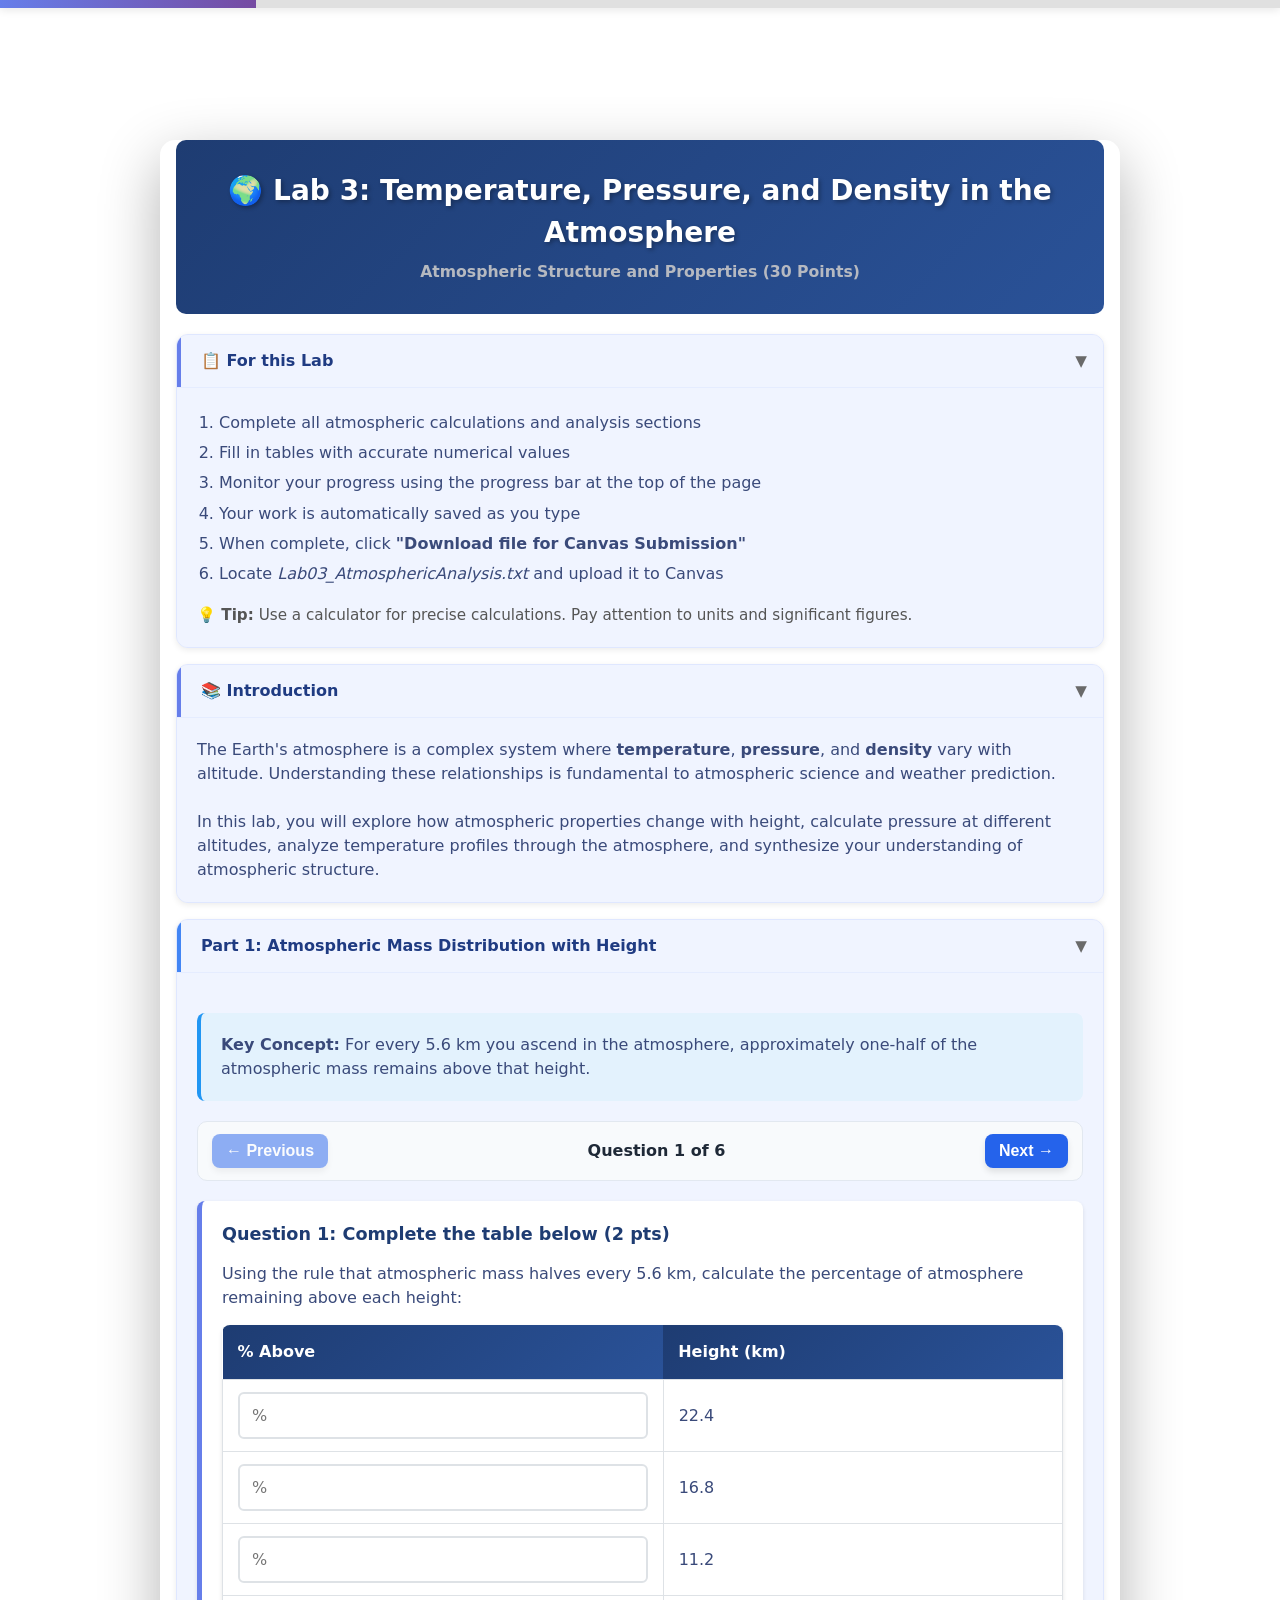
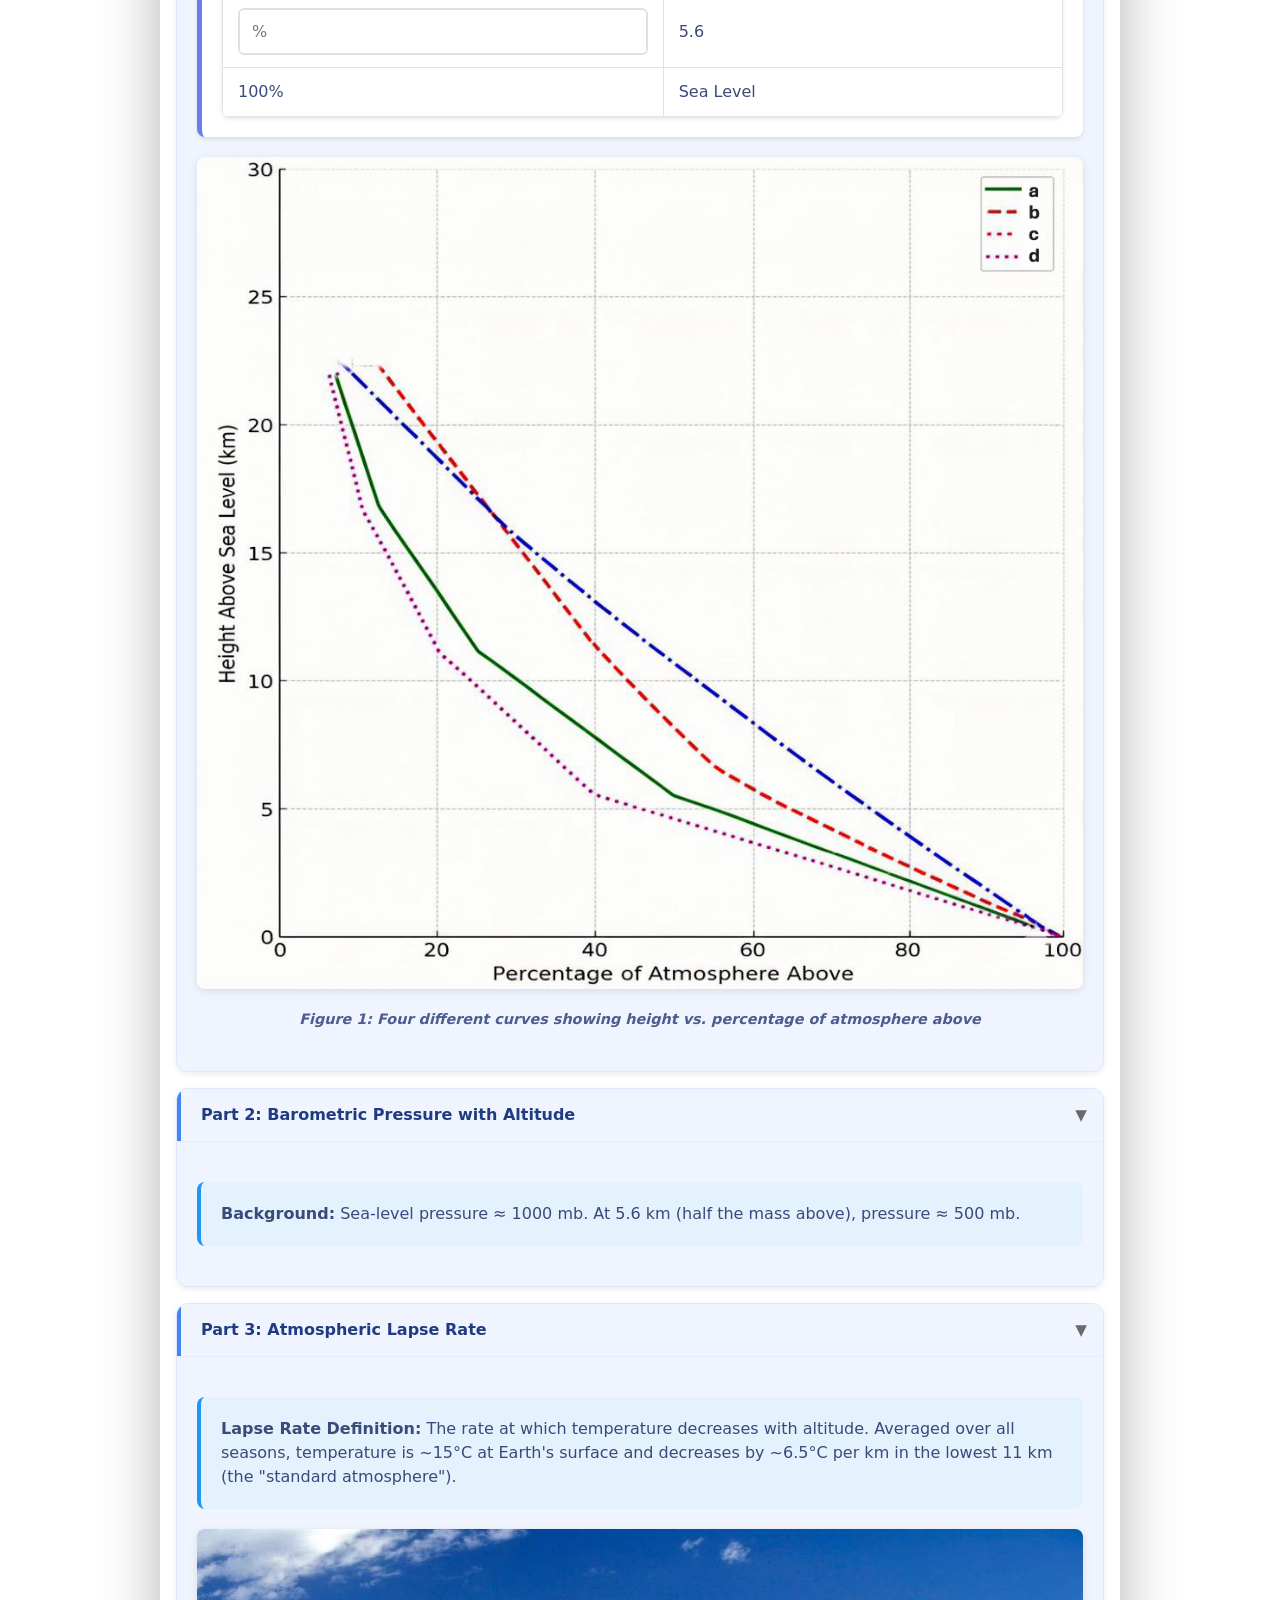
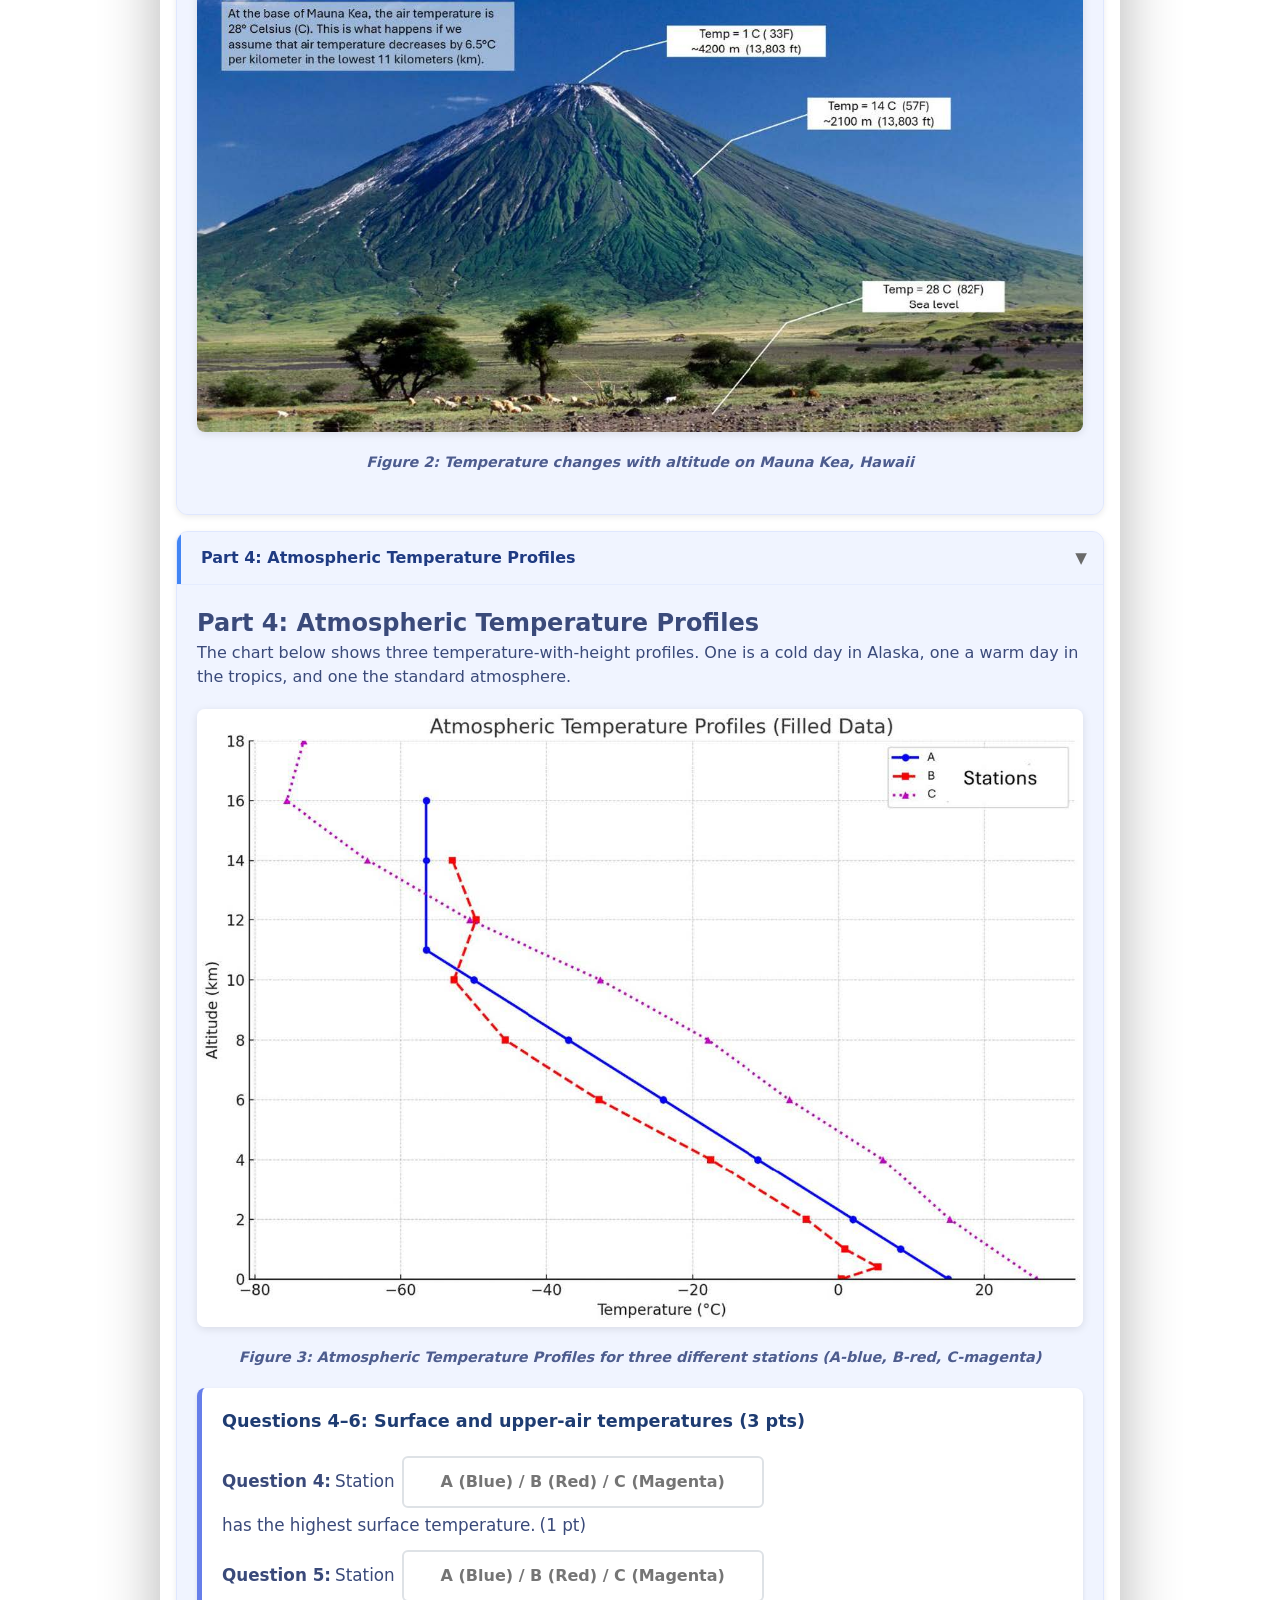
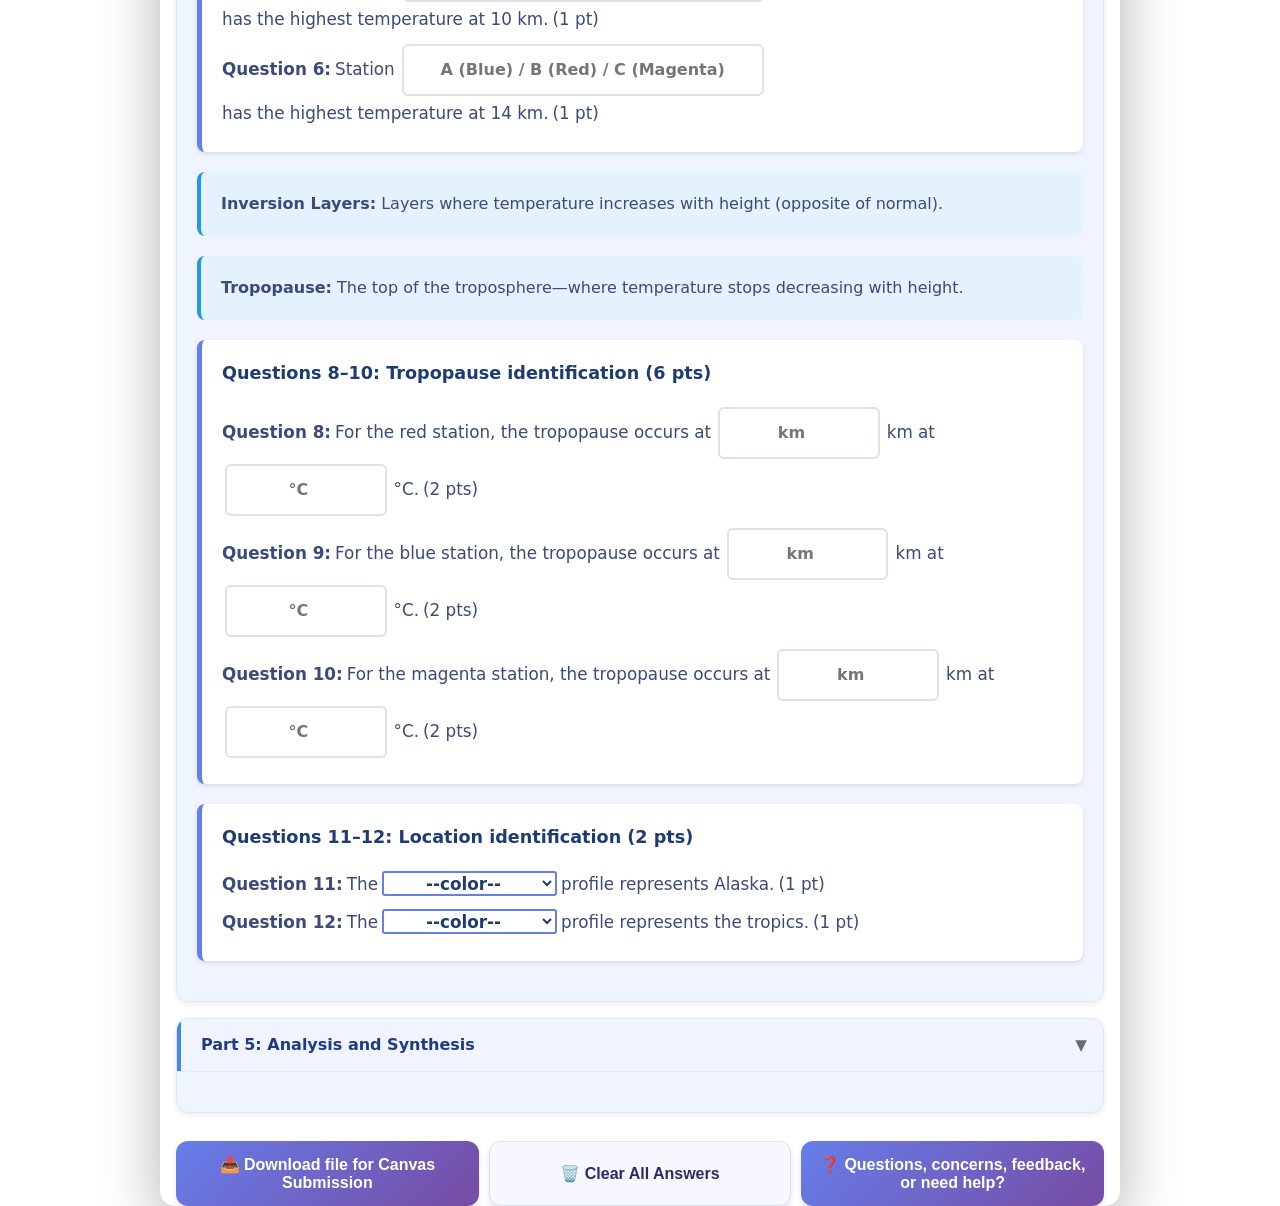
<file: web-components/lab03/index.html>
<!doctype html>
<html lang="en">
  <head>
    <meta charset="UTF-8" />
    <meta
      name="viewport"
      content="width=device-width, initial-scale=1, viewport-fit=cover"
    />
    <title>
      Lab 3: Temperature, Pressure, and Density in the Atmosphere - ESCI 240
    </title>
    <link rel="stylesheet" href="shared/styles/common.css" />
    <link rel="stylesheet" href="shared/styles/lab-styles.css" />
    <style>
      :root {
        --indigo: #667eea;
        --indigo-dark: #5a67d8;
        --purple: #764ba2;
        --google-blue: #4285f4;
        --surface: #f0f4ff;
        --surface-2: #e8f0fe;
        --ink-900: #1d263b;
        --ink-800: #23335a;
        --ink-700: #3a4a7a;
        --ink-600: #4d5c8e;
        --ink-500: #6a76a8;
        --danger: #dc2626;
        --radius: 12px;

        /* Mobile-first typography */
        --fs-h1: clamp(1.25rem, 2.2vw + 1rem, 1.75rem);
        --fs-h2: clamp(1.05rem, 1.8vw + 0.9rem, 1.25rem);
        --fs-body: clamp(0.95rem, 0.7vw + 0.8rem, 1rem);
        --fs-btn: clamp(0.95rem, 0.7vw + 0.8rem, 1rem);

        --pad-card: clamp(14px, 2vw, 20px);
        --pad-header-y: 14px;
        --hit-area: 44px;

        /* NEW: line-height token for inline inputs */
        --inline-lh: 1.5;
      }

      /* Page chrome */
      html,
      body {
        height: 100%;
      }
      body {
        margin: 0;
        font-family:
          system-ui,
          -apple-system,
          Segoe UI,
          Roboto,
          Inter,
          Arial,
          sans-serif;
        color: var(--ink-700);
        background: #fff;
        font-size: var(--fs-body);
        line-height: 1.5;
        -webkit-tap-highlight-color: transparent;
      }

      .container {
        max-width: 960px;
        margin: 80px auto 72px;
        padding: 0 16px;
      }

      .header h1 {
        margin: 0 0 6px 0;
        font-size: var(--fs-h1);
        color: var(--ink-100);
      }
      .header p {
        margin: 0;
        color: #c6c6c7;
        font-weight: 600;
        font-size: 0.98em;
      }

      /* Top progress bar */
      .progress-indicator {
        position: fixed;
        top: 0;
        left: 0;
        right: 0;
        z-index: 1000;
        background: rgba(255, 255, 255, 0.98);
        backdrop-filter: saturate(120%) blur(4px);
        box-shadow: 0 2px 8px rgba(0, 0, 0, 0.1);
        padding: 8px 0;
        padding-top: env(safe-area-inset-top);
      }
      .progress-bar {
        width: 100%;
        height: 8px;
        background: #e0e0e0;
        overflow: hidden;
      }
      .progress-fill {
        height: 8px;
        background: linear-gradient(
          90deg,
          var(--indigo) 0%,
          var(--purple) 100%
        );
        width: 0%;
        transition: width 0.3s ease;
        display: block;
      }

      /* Section wrapper */
      .section {
        margin: 0 0 16px 0;
      }

      /* Collapsible blocks (cards) */
      .collapsible-container {
        border-radius: 12px;
        overflow: hidden;
        margin: 0 0 16px 0;
        box-shadow: 0 2px 6px rgba(0, 0, 0, 0.08);
        background: var(--surface);
        border: 1px solid #dfe7ff;
      }

      .collapsible-header {
        margin: 0;
        padding: max(var(--pad-header-y), 12px) 48px
          max(var(--pad-header-y), 12px) var(--pad-card);
        cursor: pointer;
        user-select: none;
        position: relative;
        font-weight: 800;
        color: #1f3b82;
        background: var(--surface);
        min-height: var(--hit-area);
        display: flex;
        align-items: center;
      }
      .collapsible-header:hover {
        filter: brightness(0.98);
      }
      .collapsible-header::after {
        content: "▼";
        position: absolute;
        right: 16px;
        top: 50%;
        transform: translateY(-50%);
        font-size: 0.95em;
        color: #6a6a6a;
        transition: transform 0.2s ease;
      }
      .collapsible-header.is-collapsed::after {
        transform: translateY(-50%) rotate(-90deg);
      }

      .stripe-blue {
        border-left: 4px solid var(--google-blue);
      }
      .stripe-indigo {
        border-left: 4px solid var(--indigo);
      }

      .collapsible-content {
        display: block;
        background: var(--surface);
        padding: var(--pad-card);
        border-top: 1px solid #e5ecff;
      }
      .collapsible-content.is-collapsed {
        display: none;
      }

      /* Forms */
      textarea {
        width: 100%;
        max-width: 100%;
        padding: 12px 14px;
        border: 1px solid #c9d4ff;
        border-radius: 10px;
        font:
          16px/1.4 system-ui,
          -apple-system,
          Segoe UI,
          Roboto,
          Inter,
          Arial,
          sans-serif;
        box-sizing: border-box;
        background: #fff;
        min-height: 110px;
        resize: vertical;
      }
      .is-invalid {
        border-color: var(--danger) !important;
        background: #fef2f2 !important;
      }
      textarea:focus-visible {
        outline: 2px solid var(--indigo);
        outline-offset: 2px;
      }

      label {
        display: block;
        margin-bottom: 8px;
        font-weight: 600;
        color: var(--ink-700);
      }
      .form-group {
        margin-bottom: 16px;
      }

      /* Bottom buttons */
      .button-row {
        display: grid;
        grid-template-columns: 1fr;
        gap: 10px;
        justify-content: center;
        margin: 28px 0;
      }
      @media (min-width: 700px) {
        .button-row {
          grid-template-columns: repeat(3, minmax(220px, 1fr));
        }
      }
      .btn {
        padding: 14px 18px;
        border-radius: 12px;
        font-weight: 900;
        font-size: var(--fs-btn);
        border: none;
        cursor: pointer;
        transition:
          transform 0.15s ease,
          box-shadow 0.15s ease;
        min-height: 44px;
      }
      .btn:hover {
        transform: translateY(-2px);
        box-shadow: 0 8px 16px rgba(0, 0, 0, 0.08);
      }
      .btn-primary {
        background: linear-gradient(
          135deg,
          var(--indigo) 0%,
          var(--purple) 100%
        );
        color: #fff;
      }
      .btn-ghost {
        background: #f7f7ff;
        border: 1px solid #d9dfff;
        color: #2b2c65;
      }
      .muted {
        font-size: 0.95em;
        color: #555;
        margin: 14px 0 0 0;
      }

      /* ──────────────────────────────────────────────────────────────
         SEARCH/CHANGE NOTE #1:
         Replaced old .inline-input / .fill-in-line with responsive versions.
         These make boxes scale nicely on phones and wrap cleanly.
         ────────────────────────────────────────────────────────────── */
      .inline-input {
        display: inline-block;
        /* responsive width: min 6ch, prefers ~22vw, max 10ch */
        width: clamp(6ch, 22vw, 10ch);
        margin: 0 3px;
        padding: 0 0.55em; /* horizontal padding only */
        text-align: center;
        border: 2px solid #667eea;
        border-radius: 6px;
        background: #fff;
        font-weight: 600;
        color: #1e3c72;
        vertical-align: baseline;
        height: calc(var(--inline-lh) * 1em);
        line-height: var(--inline-lh);
        box-sizing: content-box;
      }
      .inline-input.wide {
        /* slightly wider responsive box */
        width: clamp(7ch, 28vw, 12ch);
      }
      .inline-input:focus {
        border: 2px solid #764ba2;
        background: #f8f9fa;
        box-shadow: 0 0 0 3px rgba(118, 75, 162, 0.1);
        outline: none;
      }

      .fill-in-line {
        /* was line-height: 2.5; now an inline-flex row that wraps cleanly */
        display: inline-flex;
        flex-wrap: wrap;
        align-items: baseline;
        gap: 0.3rem 0.25rem;
        margin: 6px 0;
        font-size: 1.05em;
        line-height: var(--inline-lh);
      }

      .inline-dropdown {
        display: inline-flex;
        padding: 0 0.3em;
        border: none;
        border: 2px solid #667eea;
        border-radius: 3px;
        background: transparent;
        font-weight: 600;
        color: #1e3c72;
        vertical-align: middle;
        cursor: pointer;
        font-family: inherit;
        font-size: 1em;
        height: calc(var(--inline-lh) * 1em);
        line-height: var(--inline-lh);
      }
      .inline-dropdown:focus {
        border-bottom: 2px solid #764ba2;
        background: #f8f9fa;
        box-shadow: none;
      }

      /* Responsive images */
      img {
        max-width: 100%;
        height: auto;
        display: block;
        margin: 20px auto;
        border-radius: 8px;
        box-shadow: 0 2px 8px rgba(0, 0, 0, 0.1);
      }
      .image-caption {
        text-align: center;
        font-style: italic;
        color: var(--ink-600);
        font-size: 0.9em;
        margin-top: 8px;
        margin-bottom: 20px;
      }

      /* Motion preferences */
      @media (prefers-reduced-motion: reduce) {
        * {
          animation: none !important;
          transition: none !important;
        }
      }

      /* Responsive container spacing */
      @media (max-width: 900px) {
        .container {
          margin-top: 76px;
        }
      }
      @media (max-width: 700px) {
        .container {
          padding: 0 12px;
        }
        .collapsible-container {
          border-radius: 10px;
        }
      }
      @media (max-width: 480px) {
        .container {
          margin-bottom: 84px;
        }
        .collapsible-header {
          padding-left: 14px;
          padding-right: 42px;
        }
      }

      /* ──────────────────────────────────────────────────────────────
         SEARCH/CHANGE NOTE #2:
         Tiny-phone adjustments to keep inputs legible but compact.
         ────────────────────────────────────────────────────────────── */
      @media (max-width: 420px) {
        :root {
          --inline-lh: 1.45;
        }
        .inline-input,
        .inline-dropdown {
          font-size: 0.95em;
        }
        .fill-in-line {
          font-size: 0.95em;
        }
      }
    </style>
  </head>
  <body>
    <!-- progress -->
    <div class="progress-indicator">
      <div class="progress-bar">
        <div class="progress-fill" id="progressFill"></div>
      </div>
    </div>

    <div class="container">
      <div class="header">
        <h1>🌍 Lab 3: Temperature, Pressure, and Density in the Atmosphere</h1>
        <p>Atmospheric Structure and Properties (30 Points)</p>
      </div>

      <!-- For This Lab (collapsible) -->
      <div class="section">
        <div class="collapsible-container">
          <div
            class="collapsible-header stripe-indigo"
            onclick="toggleCollapsible(this)"
          >
            📋 For this Lab
          </div>
          <div class="collapsible-content">
            <ol style="margin: 0; padding-left: 22px; line-height: 1.9">
              <li>
                Complete all atmospheric calculations and analysis sections
              </li>
              <li>Fill in tables with accurate numerical values</li>
              <li>
                Monitor your progress using the progress bar at the top of the
                page
              </li>
              <li>Your work is automatically saved as you type</li>
              <li>
                When complete, click
                <strong>"Download file for Canvas Submission"</strong>
              </li>
              <li>
                Locate <em>Lab03_AtmosphericAnalysis.txt</em> and upload it to
                Canvas
              </li>
            </ol>
            <p class="muted">
              <strong>💡 Tip:</strong> Use a calculator for precise
              calculations. Pay attention to units and significant figures.
            </p>
          </div>
        </div>
      </div>

      <!-- Introduction -->
      <div class="section">
        <div class="collapsible-container">
          <div
            class="collapsible-header stripe-indigo"
            onclick="toggleCollapsible(this)"
          >
            📚 Introduction
          </div>
          <div class="collapsible-content">
            <p>
              The Earth's atmosphere is a complex system where
              <strong>temperature</strong>, <strong>pressure</strong>, and
              <strong>density</strong> vary with altitude. Understanding these
              relationships is fundamental to atmospheric science and weather
              prediction.
            </p>
            <br />
            <p>
              In this lab, you will explore how atmospheric properties change
              with height, calculate pressure at different altitudes, analyze
              temperature profiles through the atmosphere, and synthesize your
              understanding of atmospheric structure.
            </p>
          </div>
        </div>
      </div>

      <!-- Section 1: Atmospheric Mass Distribution -->
      <div class="collapsible-container">
        <div
          class="collapsible-header stripe-blue"
          onclick="toggleCollapsible(this)"
        >
          Part 1: Atmospheric Mass Distribution with Height
        </div>
        <div class="collapsible-content">
          <div class="info-box">
            <strong>Key Concept:</strong> For every 5.6 km you ascend in the
            atmosphere, approximately one-half of the atmospheric mass remains
            above that height.
          </div>

          <div class="question">
            <span class="question-label"
              >Question 1: Complete the table below
              <span class="points">(2 pts)</span></span
            >
            <p style="margin-bottom: 15px">
              Using the rule that atmospheric mass halves every 5.6 km,
              calculate the percentage of atmosphere remaining above each
              height:
            </p>

            <table>
              <thead>
                <tr>
                  <th>% Above</th>
                  <th>Height (km)</th>
                </tr>
              </thead>
              <tbody>
                <tr>
                  <td>
                    <input
                      type="number"
                      id="q1_224"
                      step="0.1"
                      min="0"
                      max="100"
                      inputmode="decimal"
                      placeholder="%"
                    />
                  </td>
                  <td>22.4</td>
                </tr>
                <tr>
                  <td>
                    <input
                      type="number"
                      id="q1_168"
                      step="0.1"
                      min="0"
                      max="100"
                      inputmode="decimal"
                      placeholder="%"
                    />
                  </td>
                  <td>16.8</td>
                </tr>
                <tr>
                  <td>
                    <input
                      type="number"
                      id="q1_112"
                      step="0.1"
                      min="0"
                      max="100"
                      inputmode="decimal"
                      placeholder="%"
                    />
                  </td>
                  <td>11.2</td>
                </tr>
                <tr>
                  <td>
                    <input
                      type="number"
                      id="q1_56"
                      step="0.1"
                      min="0"
                      max="100"
                      inputmode="decimal"
                      placeholder="%"
                    />
                  </td>
                  <td>5.6</td>
                </tr>
                <tr>
                  <td>100%</td>
                  <td>Sea Level</td>
                </tr>
              </tbody>
            </table>
          </div>

          <div class="question">
            <span class="question-label">
              Question 2: Which curve best matches your table from Question 1?
              <span class="points">(3 pts)</span>
            </span>
            <select id="q2_curve" class="dropdown">
              <option value="">-- Select a curve --</option>
              <option value="a">Curve a (dotted magenta)</option>
              <option value="b">Curve b (solid green)</option>
              <option value="c">Curve c (dashed red)</option>
              <option value="d">Curve d (dash-dot blue)</option>
            </select>
          </div>

          <img
            src="L3Q2Image.PNG"
            alt="Atmospheric Pressure Curves"
            id="pressureGraph"
          />
          <div class="image-caption">
            Figure 1: Four different curves showing height vs. percentage of
            atmosphere above
          </div>
        </div>
      </div>

      <!-- Section 2: Pressure Calculations -->
      <div class="collapsible-container">
        <div
          class="collapsible-header stripe-blue"
          onclick="toggleCollapsible(this)"
        >
          Part 2: Barometric Pressure with Altitude
        </div>
        <div class="collapsible-content">
          <div class="info-box">
            <strong>Background:</strong> Sea-level pressure ≈ 1000 mb. At 5.6 km
            (half the mass above), pressure ≈ 500 mb.
          </div>

          <div class="question">
            <span class="question-label"
              >Question 3: Estimate the pressure and % of atmosphere left above
              for each example <span class="points">(6 pts total)</span></span
            >

            <div class="fill-in-line">
              <strong>a.</strong> At a typical jet cruising altitude (11 km),
              what is the atmospheric pressure (mb) and what percentage of the
              atmosphere remains above this altitude? Pressure
              <input
                type="number"
                class="inline-input wide"
                id="q3a_pressure"
                step="10"
                min="0"
                inputmode="decimal"
                placeholder="?"
              />
              mb; % of atmosphere above
              <input
                type="number"
                class="inline-input wide"
                id="q3a_percent"
                step="1"
                min="0"
                max="100"
                inputmode="decimal"
                placeholder="?"
              />

              <span class="points">(2 pts)</span>
            </div>

            <div class="fill-in-line">
              <strong>b.</strong> At the summit of Mt. Everest (8.85 km), what
              is the atmospheric pressure (mb) and what percentage of the
              atmosphere remains above this altitude? Pressure:
              <input
                type="number"
                class="inline-input wide"
                id="q3b_pressure"
                step="10"
                min="0"
                inputmode="decimal"
                placeholder="?"
              />
              mb; % of atmosphere above:
              <input
                type="number"
                class="inline-input wide"
                id="q3b_percent"
                step="1"
                min="0"
                max="100"
                inputmode="decimal"
                placeholder="?"
              />

              <span class="points">(2 pts)</span>
            </div>

            <div class="fill-in-line">
              <strong>c.</strong> In Denver, CO (1.6 km), what is the
              atmospheric pressure (mb) and what percentage of the atmosphere
              remains above this altitude? Pressure:
              <input
                type="number"
                class="inline-input wide"
                id="q3c_pressure"
                step="10"
                min="0"
                inputmode="decimal"
                placeholder="?"
              />
              mb; % of atmosphere above:
              <input
                type="number"
                class="inline-input wide"
                id="q3c_percent"
                step="1"
                min="0"
                max="100"
                inputmode="decimal"
                placeholder="?"
              />

              <span class="points">(2 pts)</span>
            </div>
          </div>
        </div>
      </div>

      <!-- Section 3: Lapse Rate -->
      <div class="collapsible-container">
        <div
          class="collapsible-header stripe-blue"
          onclick="toggleCollapsible(this)"
        >
          Part 3: Atmospheric Lapse Rate
        </div>
        <div class="collapsible-content">
          <div class="info-box">
            <strong>Lapse Rate Definition:</strong> The rate at which
            temperature decreases with altitude. Averaged over all seasons,
            temperature is ~15°C at Earth's surface and decreases by ~6.5°C per
            km in the lowest 11 km (the "standard atmosphere").
          </div>

          <img
            src="L3Everest.jpeg"
            alt="Mountain Temperature Illustration"
            id="mountainImage"
          />
          <div class="image-caption">
            Figure 2: Temperature changes with altitude on Mauna Kea, Hawaii
          </div>
        </div>
      </div>

      <!-- Section 4: Temperature Profiles -->
      <div class="collapsible-container">
        <div
          class="collapsible-header stripe-blue"
          onclick="toggleCollapsible(this)"
        >
          Part 4: Atmospheric Temperature Profiles
        </div>
        <div class="collapsible-content">
          <h2>Part 4: Atmospheric Temperature Profiles</h2>
          <p style="margin-bottom: 20px">
            The chart below shows three temperature-with-height profiles. One is
            a cold day in Alaska, one a warm day in the tropics, and one the
            standard atmosphere.
          </p>

          <img src="L3Q4.jpeg" alt="Temperature Profiles" id="profilesimage" />
          <div class="image-caption">
            Figure 3: Atmospheric Temperature Profiles for three different
            stations (A-blue, B-red, C-magenta)
          </div>

          <div class="question">
            <span class="question-label"
              >Questions 4–6: Surface and upper-air temperatures
              <span class="points">(3 pts)</span></span
            >

            <!-- SEARCH/CHANGE NOTE #3: removed style="width:50px;" so inputs can scale -->
            <div class="fill-in-line">
              <strong>Question 4:</strong> Station
              <input
                type="text"
                class="inline-input"
                id="q4"
                maxlength="1"
                placeholder="A (Blue) / B (Red) / C (Magenta)"
                style="width: clamp(15ch, 50vw, 30ch)"
              />
              has the highest surface temperature.
              <span class="points">(1 pt)</span>
            </div>

            <div class="fill-in-line">
              <strong>Question 5:</strong> Station
              <input
                type="text"
                class="inline-input"
                id="q5"
                maxlength="1"
                placeholder="A (Blue) / B (Red) / C (Magenta)"
                style="width: clamp(15ch, 50vw, 30ch)"
              />
              has the highest temperature at 10 km.
              <span class="points">(1 pt)</span>
            </div>

            <div class="fill-in-line">
              <strong>Question 6:</strong> Station
              <input
                type="text"
                class="inline-input"
                id="q6"
                maxlength="1"
                placeholder="A (Blue) / B (Red) / C (Magenta)"
                style="width: clamp(15ch, 50vw, 30ch)"
              />
              has the highest temperature at 14 km.
              <span class="points">(1 pt)</span>
            </div>
          </div>

          <div class="info-box">
            <strong>Inversion Layers:</strong> Layers where temperature
            increases with height (opposite of normal).
          </div>

          <div class="question">
            <span class="question-label"
              >Question 7: Identify the inversion layer
              <span class="points">(2 pts)</span></span
            >
            <div class="fill-in-line">
              The
              <select
                id="q7_color"
                class="inline-dropdown"
                style="width: 20ch; text-align: center"
              >
                <option value="">--select profile--</option>
                <option value="blue">blue</option>
                <option value="red">red</option>
                <option value="magenta">magenta</option>
              </select>
              profile shows an inversion starting near
              <input
                type="number"
                class="inline-input wide"
                id="q7_start"
                step="0.1"
                min="0"
                inputmode="decimal"
                placeholder="km"
              />
              km and ending near
              <input
                type="number"
                class="inline-input wide"
                id="q7_end"
                step="0.1"
                min="0"
                inputmode="decimal"
                placeholder="km"
              />
              km.
            </div>
          </div>

          <div class="info-box">
            <strong>Tropopause:</strong> The top of the troposphere—where
            temperature stops decreasing with height.
          </div>

          <div class="question">
            <span class="question-label"
              >Questions 8–10: Tropopause identification
              <span class="points">(6 pts)</span></span
            >

            <div class="fill-in-line">
              <strong>Question 8:</strong> For the red station, the tropopause
              occurs at
              <input
                type="number"
                class="inline-input wide"
                id="q8_height"
                step="0.1"
                min="0"
                inputmode="decimal"
                placeholder="km"
              />
              km at
              <input
                type="number"
                class="inline-input wide"
                id="q8_temp"
                step="0.1"
                inputmode="decimal"
                placeholder="°C"
              />
              °C. <span class="points">(2 pts)</span>
            </div>

            <div class="fill-in-line">
              <strong>Question 9:</strong> For the blue station, the tropopause
              occurs at
              <input
                type="number"
                class="inline-input wide"
                id="q9_height"
                step="0.1"
                min="0"
                inputmode="decimal"
                placeholder="km"
              />
              km at
              <input
                type="number"
                class="inline-input wide"
                id="q9_temp"
                step="0.1"
                inputmode="decimal"
                placeholder="°C"
              />
              °C. <span class="points">(2 pts)</span>
            </div>

            <div class="fill-in-line">
              <strong>Question 10:</strong> For the magenta station, the
              tropopause occurs at
              <input
                type="number"
                class="inline-input wide"
                id="q10_height"
                step="0.1"
                min="0"
                inputmode="decimal"
                placeholder="km"
              />
              km at
              <input
                type="number"
                class="inline-input wide"
                id="q10_temp"
                step="0.1"
                inputmode="decimal"
                placeholder="°C"
              />
              °C. <span class="points">(2 pts)</span>
            </div>
          </div>

          <div class="question">
            <span class="question-label"
              >Questions 11–12: Location identification
              <span class="points">(2 pts)</span></span
            >

            <div class="fill-in-line" style="width: 100%">
              <strong>Question 11:</strong> The
              <select
                id="q11"
                class="inline-dropdown"
                style="width: 15ch; text-align: center"
              >
                <option value="">--color--</option>
                <option value="blue">blue</option>
                <option value="red">red</option>
                <option value="magenta">magenta</option>
              </select>
              profile represents Alaska. <span class="points">(1 pt)</span>
            </div>
            <br />
            <div class="fill-in-line" style="width: 100%">
              <strong>Question 12:</strong> The
              <select
                id="q12"
                class="inline-dropdown"
                style="width: 15ch; text-align: center"
              >
                <option value="">--color--</option>
                <option value="blue">blue</option>
                <option value="red">red</option>
                <option value="magenta">magenta</option>
              </select>
              profile represents the tropics. <span class="points">(1 pt)</span>
            </div>
          </div>
        </div>
      </div>

      <!-- Section 5: Analysis Questions -->
      <div class="collapsible-container">
        <div
          class="collapsible-header stripe-blue"
          onclick="toggleCollapsible(this)"
        >
          Part 5: Analysis and Synthesis
        </div>
        <div class="collapsible-content">
          <div class="question">
            <span class="question-label"
              >Question 13: Tropopause vs. Temperature
              <span class="points">(3 pts)</span></span
            >
            <p>
              What relationship do you see between average tropospheric
              temperature and the height of the tropopause?
            </p>
            <textarea
              id="q13"
              placeholder="Describe the relationship you observe..."
            ></textarea>
          </div>

          <div class="question">
            <span class="question-label"
              >Question 14: Atmospheric variables with height
              <span class="points">(3 pts)</span></span
            >
            <p>
              In your own words, describe how air pressure, density, and
              temperature vary with height in the troposphere.
            </p>
            <textarea
              id="q14"
              placeholder="Describe how pressure, density, and temperature change with altitude..."
            ></textarea>
          </div>
        </div>
      </div>

      <!-- Buttons -->
      <div class="button-row">
        <button
          type="button"
          class="btn btn-primary"
          onclick="exportToTextFile()"
        >
          📥 Download file for Canvas Submission
        </button>
        <button type="button" class="btn btn-ghost" onclick="resetForm()">
          🗑️ Clear All Answers
        </button>
        <button
          type="button"
          class="btn btn-primary"
          onclick="
            window.location.href =
              'mailto:JMartinelli@peru.edu?subject=Lab 3 - Question/Feedback&body=Hi Dr. M,%0D%0A%0D%0AI have a question about Lab 3:%0D%0A%0D%0A'
          "
        >
          ❓ Questions, concerns, feedback, or need help?
        </button>
      </div>
    </div>

    <script src="./shared/utils/question-pager.js"></script>
    <script>
      /* ------------------- Validation ------------------- */
      function validateNumber(input, min = null, max = null) {
        const value = parseFloat(input.value.trim());
        if (input.value.trim() === "" || isNaN(value)) {
          input.style.borderColor = "#dc2626";
          input.style.backgroundColor = "#fef2f2";
          return false;
        } else if (min !== null && value < min) {
          input.style.borderColor = "#dc2626";
          input.style.backgroundColor = "#fef2f2";
          return false;
        } else if (max !== null && value > max) {
          input.style.borderColor = "#dc2626";
          input.style.backgroundColor = "#fef2f2";
          return false;
        } else {
          input.style.borderColor = "";
          input.style.backgroundColor = "";
          return true;
        }
      }
      function validateSelect(select) {
        const value = select.value.trim();
        if (!value) {
          select.style.borderColor = "#dc2626";
          select.style.backgroundColor = "#fef2f2";
          return false;
        }
        select.style.borderColor = "";
        select.style.backgroundColor = "";
        return true;
      }
      function validateTextarea(textarea) {
        const value = textarea.value.trim();
        const minLength = 20;
        if (!value) {
          textarea.style.borderColor = "#dc2626";
          textarea.style.backgroundColor = "#fef2f2";
          return false;
        } else if (value.length < minLength) {
          textarea.style.borderColor = "#dc2626";
          textarea.style.backgroundColor = "#fef2f2";
          return false;
        }
        textarea.style.borderColor = "";
        textarea.style.backgroundColor = "";
        return true;
      }

      function validateAllInputs() {
        let isValid = true,
          firstInvalid = null;
        const errors = {
          emptyNumbers: [],
          emptyDropdowns: [],
          emptyTextareas: [],
          shortTextareas: [],
        };

        // Question 1 - Four number inputs
        ["q1_224", "q1_168", "q1_112", "q1_56"].forEach((id) => {
          const input = document.getElementById(id);
          if (!validateNumber(input, 0, 100)) {
            errors.emptyNumbers.push("Q1: " + id.replace("q1_", "") + " km");
            isValid = false;
            if (!firstInvalid) firstInvalid = input;
          }
        });

        // Question 2 - Dropdown
        const q2 = document.getElementById("q2_curve");
        if (!validateSelect(q2)) {
          errors.emptyDropdowns.push("Q2: Curve selection");
          isValid = false;
          if (!firstInvalid) firstInvalid = q2;
        }

        // Question 3 - Six pressure/percent inputs
        [
          "q3a_pressure",
          "q3a_percent",
          "q3b_pressure",
          "q3b_percent",
          "q3c_pressure",
          "q3c_percent",
        ].forEach((id) => {
          const input = document.getElementById(id);
          const needsMax = id.endsWith("percent");
          if (!validateNumber(input, 0, needsMax ? 100 : null)) {
            errors.emptyNumbers.push(
              "Q3: " + id.replace("q3", "").replace("_", " ").toUpperCase(),
            );
            isValid = false;
            if (!firstInvalid) firstInvalid = input;
          }
        });

        // Questions 4-6 - Station text inputs (A/B/C)
        ["q4", "q5", "q6"].forEach((id, idx) => {
          const input = document.getElementById(id);
          const value = input.value.trim().toUpperCase();
          if (!value || !["A", "B", "C"].includes(value)) {
            errors.emptyNumbers.push(
              `Q${idx + 4}: Station letter (A, B, or C)`,
            );
            input.style.borderColor = "#dc2626";
            input.style.backgroundColor = "#fef2f2";
            isValid = false;
            if (!firstInvalid) firstInvalid = input;
          } else {
            input.style.borderColor = "";
            input.style.backgroundColor = "";
          }
        });

        // Question 7 - Color dropdown and two heights
        const q7Color = document.getElementById("q7_color");
        if (!validateSelect(q7Color)) {
          errors.emptyDropdowns.push("Q7: Color selection");
          isValid = false;
          if (!firstInvalid) firstInvalid = q7Color;
        }
        ["q7_start", "q7_end"].forEach((id) => {
          const input = document.getElementById(id);
          if (!validateNumber(input, 0)) {
            errors.emptyNumbers.push(
              "Q7: " + id.replace("q7_", "") + " height",
            );
            isValid = false;
            if (!firstInvalid) firstInvalid = input;
          }
        });

        // Questions 8-10 - Height and temperature pairs
        for (let q = 8; q <= 10; q++) {
          ["height", "temp"].forEach((type) => {
            const input = document.getElementById(`q${q}_${type}`);
            if (!validateNumber(input)) {
              errors.emptyNumbers.push(`Q${q}: ${type}`);
              isValid = false;
              if (!firstInvalid) firstInvalid = input;
            }
          });
        }

        // Questions 11-12 - Color dropdowns
        ["q11", "q12"].forEach((id, i) => {
          const select = document.getElementById(id);
          if (!validateSelect(select)) {
            errors.emptyDropdowns.push(
              i === 0 ? "Q11: Alaska color" : "Q12: Tropics color",
            );
            isValid = false;
            if (!firstInvalid) firstInvalid = select;
          }
        });

        // Questions 13-14 - Textareas
        ["q13", "q14"].forEach((id, i) => {
          const textarea = document.getElementById(id);
          const value = textarea.value.trim();
          if (!value) {
            errors.emptyTextareas.push(`Q${i + 13}`);
            textarea.classList.add("is-invalid");
            isValid = false;
            if (!firstInvalid) firstInvalid = textarea;
          } else if (value.length < 20) {
            errors.shortTextareas.push(`Q${i + 13}`);
            textarea.classList.add("is-invalid");
            isValid = false;
            if (!firstInvalid) firstInvalid = textarea;
          } else {
            textarea.classList.remove("is-invalid");
          }
        });

        if (!isValid) {
          let message = "Please complete the following before exporting:\n\n";
          if (errors.emptyNumbers.length)
            message +=
              "Missing or invalid numeric values:\n  • " +
              errors.emptyNumbers.join("\n  • ") +
              "\n\n";
          if (errors.emptyDropdowns.length)
            message +=
              "Missing dropdown selections:\n  • " +
              errors.emptyDropdowns.join("\n  • ") +
              "\n\n";
          if (errors.emptyTextareas.length)
            message +=
              "Missing text responses:\n  • " +
              errors.emptyTextareas.join("\n  • ") +
              "\n\n";
          if (errors.shortTextareas.length)
            message +=
              "Text responses too short (≥ 20 chars):\n  • " +
              errors.shortTextareas.join("\n  • ") +
              "\n";
          alert(message);
          if (firstInvalid) {
            firstInvalid.scrollIntoView({
              behavior: "smooth",
              block: "center",
            });
            firstInvalid.focus();
          }
        }
        return isValid;
      }

      /* ------------------- Export ------------------- */
      function exportToTextFile() {
        if (!validateAllInputs()) return;

        const timestamp = new Date().toISOString();
        let output = "";

        output +=
          "================================================================================\n";
        output +=
          "LAB 3: TEMPERATURE, PRESSURE, AND DENSITY IN THE ATMOSPHERE\n";
        output += "ESCI 240 - Atmospheric Science\n";
        output += "Total Points: 30\n";
        output += `Submission Date: ${timestamp}\n`;
        output +=
          "================================================================================\n\n";

        // Part 1
        output += "PART 1: ATMOSPHERIC MASS DISTRIBUTION WITH HEIGHT\n";
        output +=
          "--------------------------------------------------------------------------------\n";
        output +=
          "Question 1 (2 pts): Percentage of atmosphere remaining above each height\n";
        output += `  Height 22.4 km: ${getValue("q1_224")}%\n`;
        output += `  Height 16.8 km: ${getValue("q1_168")}%\n`;
        output += `  Height 11.2 km: ${getValue("q1_112")}%\n`;
        output += `  Height 5.6 km: ${getValue("q1_56")}%\n\n`;
        output += "Question 2 (3 pts): Selected curve\n";
        const curveValue = getValue("q2_curve");
        output += `  Answer: Curve ${
          curveValue ? curveValue.toUpperCase() : "[NOT ANSWERED]"
        }\n\n`;

        // Part 2
        output += "PART 2: BAROMETRIC PRESSURE WITH ALTITUDE\n";
        output +=
          "--------------------------------------------------------------------------------\n";
        output += "Question 3 (6 pts): Pressure and percentage estimates\n";
        output += `  a. Jet cruising altitude (11 km): ${getValue(
          "q3a_pressure",
        )} mb; ${getValue("q3a_percent")}% above\n`;
        output += `  b. Mt. Everest (8.85 km): ${getValue(
          "q3b_pressure",
        )} mb; ${getValue("q3b_percent")}% above\n`;
        output += `  c. Denver, CO (1.6 km): ${getValue(
          "q3c_pressure",
        )} mb; ${getValue("q3c_percent")}% above\n\n`;

        // Part 4
        output += "PART 4: ATMOSPHERIC TEMPERATURE PROFILES\n";
        output +=
          "--------------------------------------------------------------------------------\n";
        output += `Question 4 (1 pt): Highest surface temperature -> Station ${getValue(
          "q4",
        )}\n`;
        output += `Question 5 (1 pt): Highest temp at 10 km -> Station ${getValue(
          "q5",
        )}\n`;
        output += `Question 6 (1 pt): Highest temp at 14 km -> Station ${getValue(
          "q6",
        )}\n`;
        output += `Question 7 (2 pts): Inversion color: ${getValue(
          "q7_color",
        )}; start: ${getValue("q7_start")} km; end: ${getValue("q7_end")} km\n`;
        output += `Question 8 (2 pts): Red station tropopause -> ${getValue(
          "q8_height",
        )} km at ${getValue("q8_temp")} °C\n`;
        output += `Question 9 (2 pts): Blue station tropopause -> ${getValue(
          "q9_height",
        )} km at ${getValue("q9_temp")} °C\n`;
        output += `Question 10 (2 pts): Magenta station tropopause -> ${getValue(
          "q10_height",
        )} km at ${getValue("q10_temp")} °C\n`;
        output += `Question 11 (1 pt): Alaska color -> ${getValue("q11")}\n`;
        output += `Question 12 (1 pt): Tropics color -> ${getValue("q12")}\n\n`;

        // Part 5
        output += "PART 5: ANALYSIS AND SYNTHESIS\n";
        output +=
          "--------------------------------------------------------------------------------\n";
        output += "Question 13 (3 pts): Tropopause vs. temperature\n";
        output += wrapText(getValue("q13"), 80, "  ") + "\n\n";
        output += "Question 14 (3 pts): Atmospheric variables with height\n";
        output += wrapText(getValue("q14"), 80, "  ") + "\n\n";

        output +=
          "================================================================================\nEND OF SUBMISSION\n================================================================================\n";

        const blob = new Blob([output], { type: "text/plain" });
        const url = URL.createObjectURL(blob);
        const a = document.createElement("a");
        a.href = url;
        a.download = "Lab03_AtmosphericAnalysis.txt";
        document.body.appendChild(a);
        a.click();
        document.body.removeChild(a);
        URL.revokeObjectURL(url);

        const btn = event.target;
        const t = btn.textContent;
        btn.textContent = "✓ File Generated!";
        btn.style.background =
          "linear-gradient(135deg, #11998e 0%, #38ef7d 100%)";
        setTimeout(() => {
          btn.textContent = t;
          btn.style.background =
            "linear-gradient(135deg, #667eea 0%, #764ba2 100%)";
        }, 1800);
      }

      /* ------------------- Helpers ------------------- */
      function getValue(id) {
        const el = document.getElementById(id);
        return el ? el.value || "[NOT ANSWERED]" : "[NOT ANSWERED]";
      }
      function wrapText(text, width, indent = "") {
        if (!text || text === "[NOT ANSWERED]")
          return indent + "[NOT ANSWERED]";
        const words = text.split(/\s+/);
        const lines = [];
        let line = "";
        for (const w of words) {
          if ((line + w).length > width - indent.length) {
            if (line) {
              lines.push(indent + line.trim());
              line = w + " ";
            } else {
              lines.push(indent + w);
              line = "";
            }
          } else {
            line += w + " ";
          }
        }
        if (line) lines.push(indent + line.trim());
        return lines.join("\n");
      }

      /* ------------------- Save / Load / Reset ------------------- */
      function saveProgress() {
        const data = { timestamp: new Date().toISOString() };
        document
          .querySelectorAll(
            'input[type="text"], input[type="number"], textarea, select',
          )
          .forEach((el) => {
            data[el.id] = el.value;
          });
        localStorage.setItem("lab3_progress", JSON.stringify(data));
      }
      function loadProgress() {
        const saved = localStorage.getItem("lab3_progress");
        if (!saved) return;
        const data = JSON.parse(saved);
        Object.keys(data).forEach((k) => {
          const el = document.getElementById(k);
          if (el) el.value = data[k];
        });
      }
      function resetForm() {
        if (
          !confirm(
            "Are you sure you want to reset all answers? This cannot be undone.",
          )
        )
          return;
        localStorage.removeItem("lab3_progress");
        document
          .querySelectorAll(
            'input[type="text"], input[type="number"], textarea, select',
          )
          .forEach((el) => {
            el.value = "";
            el.classList.remove("is-invalid");
            el.style.backgroundColor = "";
            el.style.borderColor = "";
          });
        alert("Form has been reset!");
        updateProgress();
      }

      setInterval(() => {
        const inputs = document.querySelectorAll(
          'input[type="text"], input[type="number"], textarea, select',
        );
        let hasData = false;
        inputs.forEach((i) => {
          if (i.value) hasData = true;
        });
        if (hasData) saveProgress();
      }, 30000);

      window.addEventListener("load", () => {
        loadProgress();
        updateProgress();
      });
      window.addEventListener("beforeunload", (e) => {
        const inputs = document.querySelectorAll(
          'input[type="text"], input[type="number"], textarea, select',
        );
        let hasData = false;
        inputs.forEach((i) => {
          if (i.value) hasData = true;
        });
        if (hasData) {
          e.preventDefault();
          e.returnValue = "";
        }
      });

      /* ------------------- Progress ------------------- */
      function updateProgress() {
        // Count distinct parts that have at least some completion
        let completed = 0,
          total = 5;

        // Part 1: Q1 + Q2
        const p1 = ["q1_224", "q1_168", "q1_112", "q1_56", "q2_curve"].some(
          (id) => {
            const el = document.getElementById(id);
            return el && el.value.trim();
          },
        );
        if (p1) completed++;

        // Part 2: any of Q3 fields
        const p2 = [
          "q3a_pressure",
          "q3a_percent",
          "q3b_pressure",
          "q3b_percent",
          "q3c_pressure",
          "q3c_percent",
        ].some((id) => {
          const el = document.getElementById(id);
          return el && el.value.trim();
        });
        if (p2) completed++;

        // Part 3: (informational only) always counts if image loaded
        completed++;

        // Part 4: any of Q4–Q12
        const p4 = [
          "q4",
          "q5",
          "q6",
          "q7_color",
          "q7_start",
          "q7_end",
          "q8_height",
          "q8_temp",
          "q9_height",
          "q9_temp",
          "q10_height",
          "q10_temp",
          "q11",
          "q12",
        ].some((id) => {
          const el = document.getElementById(id);
          return el && el.value.trim();
        });
        if (p4) completed++;

        // Part 5: Q13 or Q14
        const p5 = ["q13", "q14"].some((id) => {
          const el = document.getElementById(id);
          return el && el.value.trim();
        });
        if (p5) completed++;

        const pct = (completed / total) * 100;
        document.getElementById("progressFill").style.width = pct + "%";
      }
      document.querySelectorAll("input, textarea, select").forEach((el) => {
        el.addEventListener("input", updateProgress);
        el.addEventListener("change", updateProgress);
      });

      /* ------------------- Collapsibles ------------------- */
      function toggleCollapsible(header) {
        const content = header.nextElementSibling;
        const collapsed = content.classList.toggle("is-collapsed");
        header.classList.toggle("is-collapsed", collapsed);
      }
      // Default: everything OPEN (change startClosed to true to start collapsed)
      document.querySelectorAll(".collapsible-header").forEach((h) => {
        const startClosed = false;
        if (startClosed) {
          h.classList.add("is-collapsed");
          const c = h.nextElementSibling;
          if (c) c.classList.add("is-collapsed");
        }
      });
    </script>
  </body>
</html>
</file>
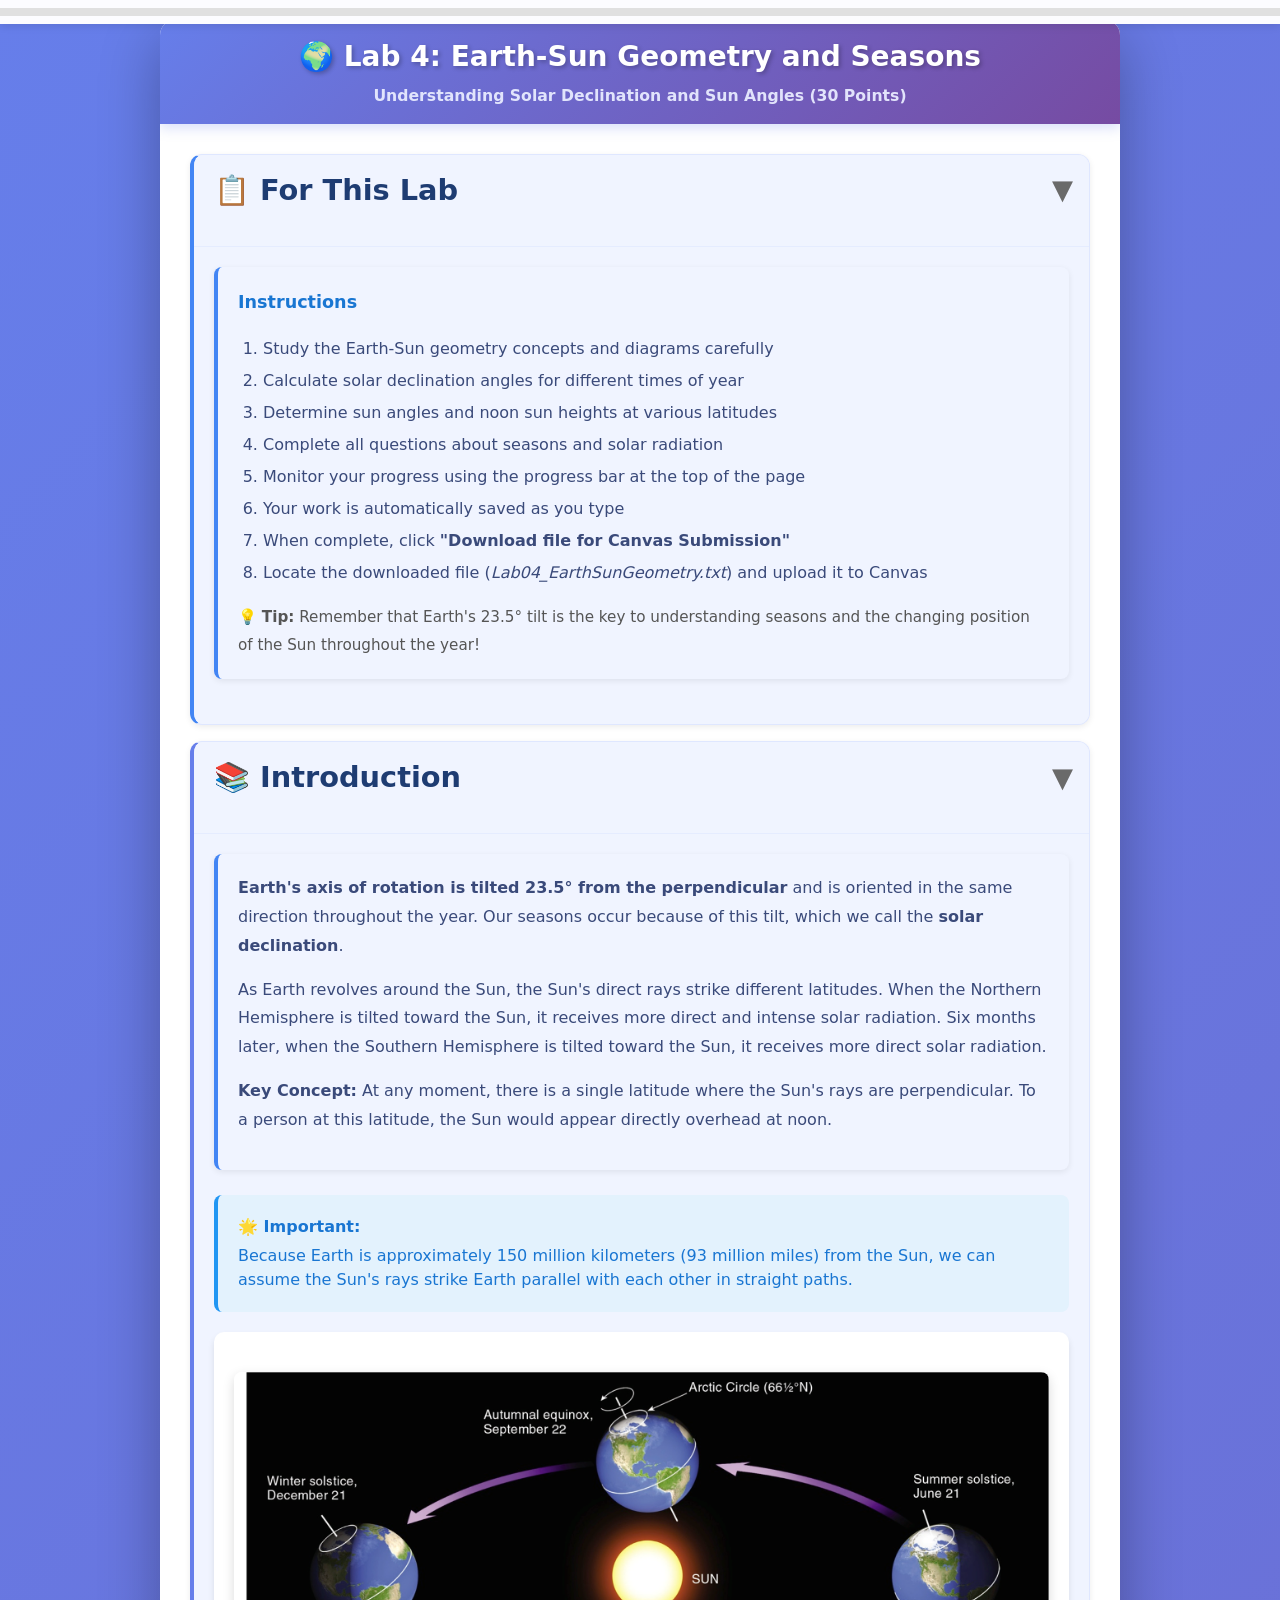
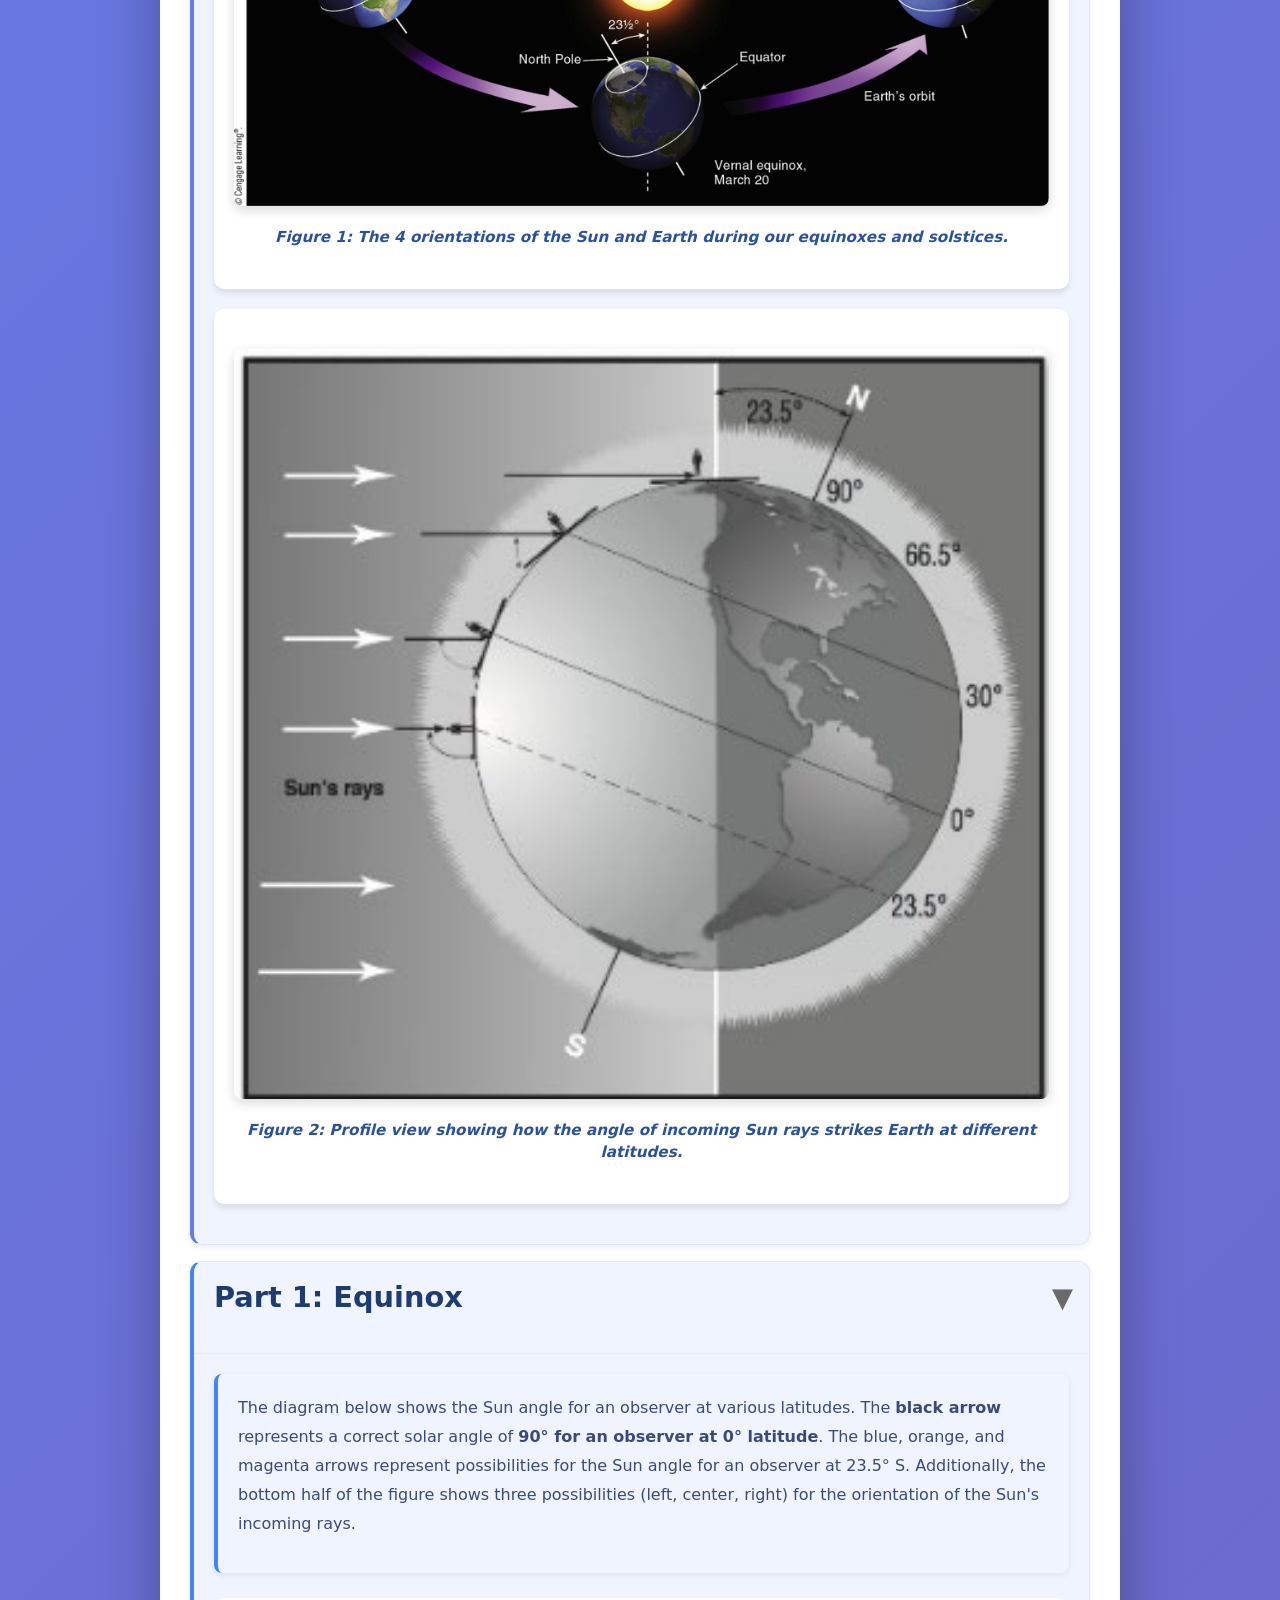
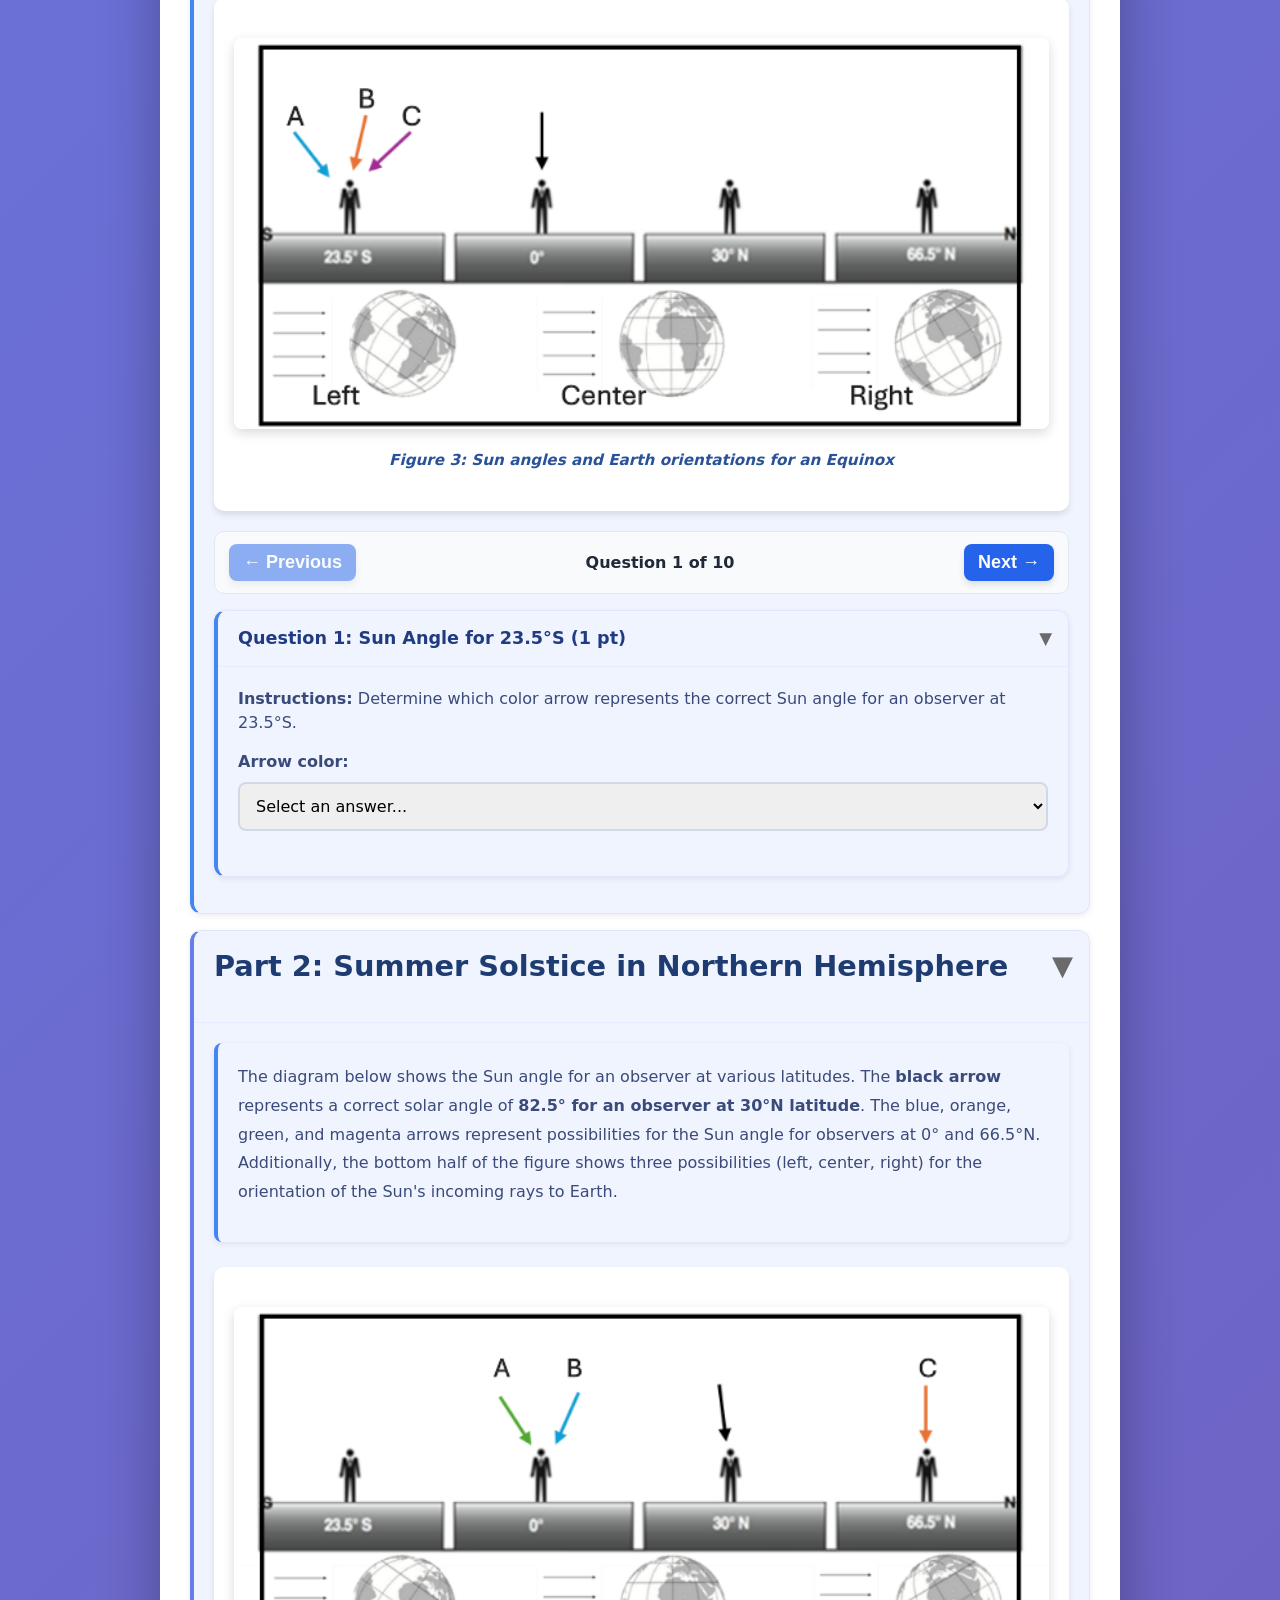
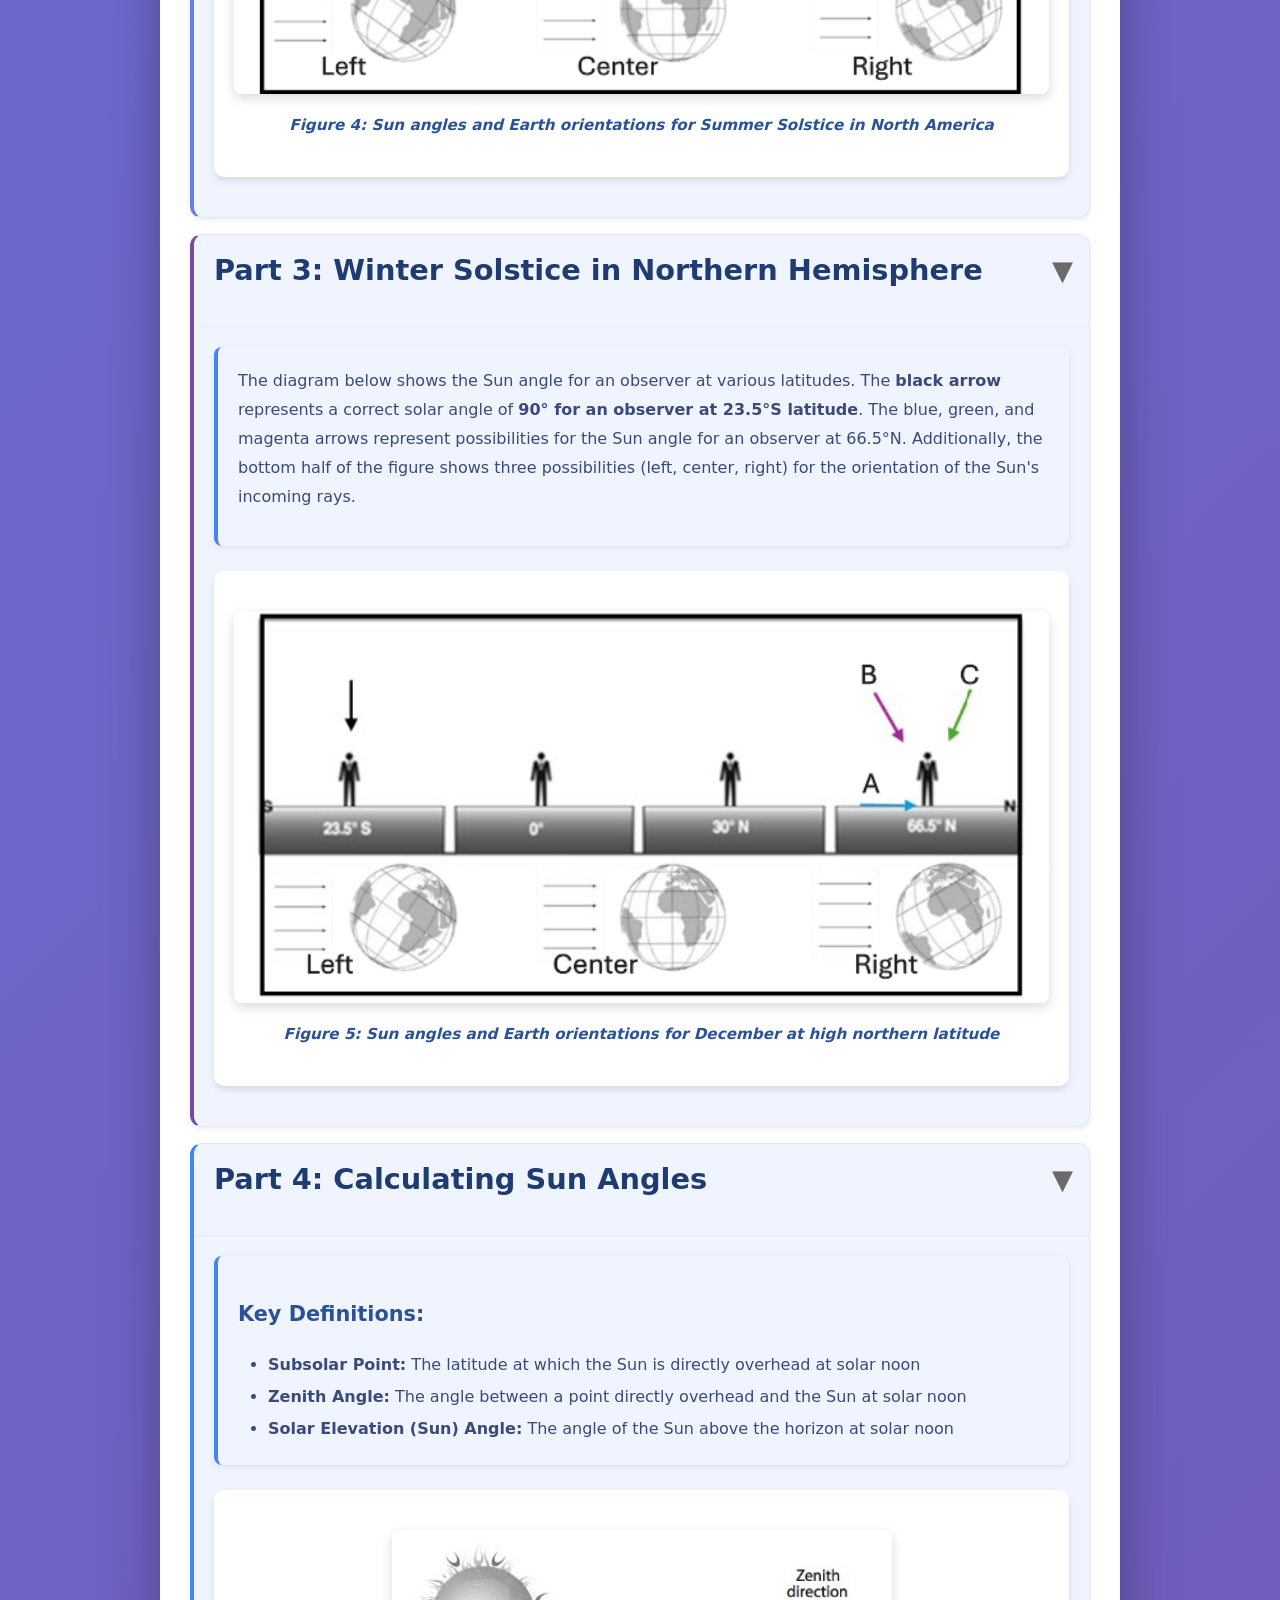
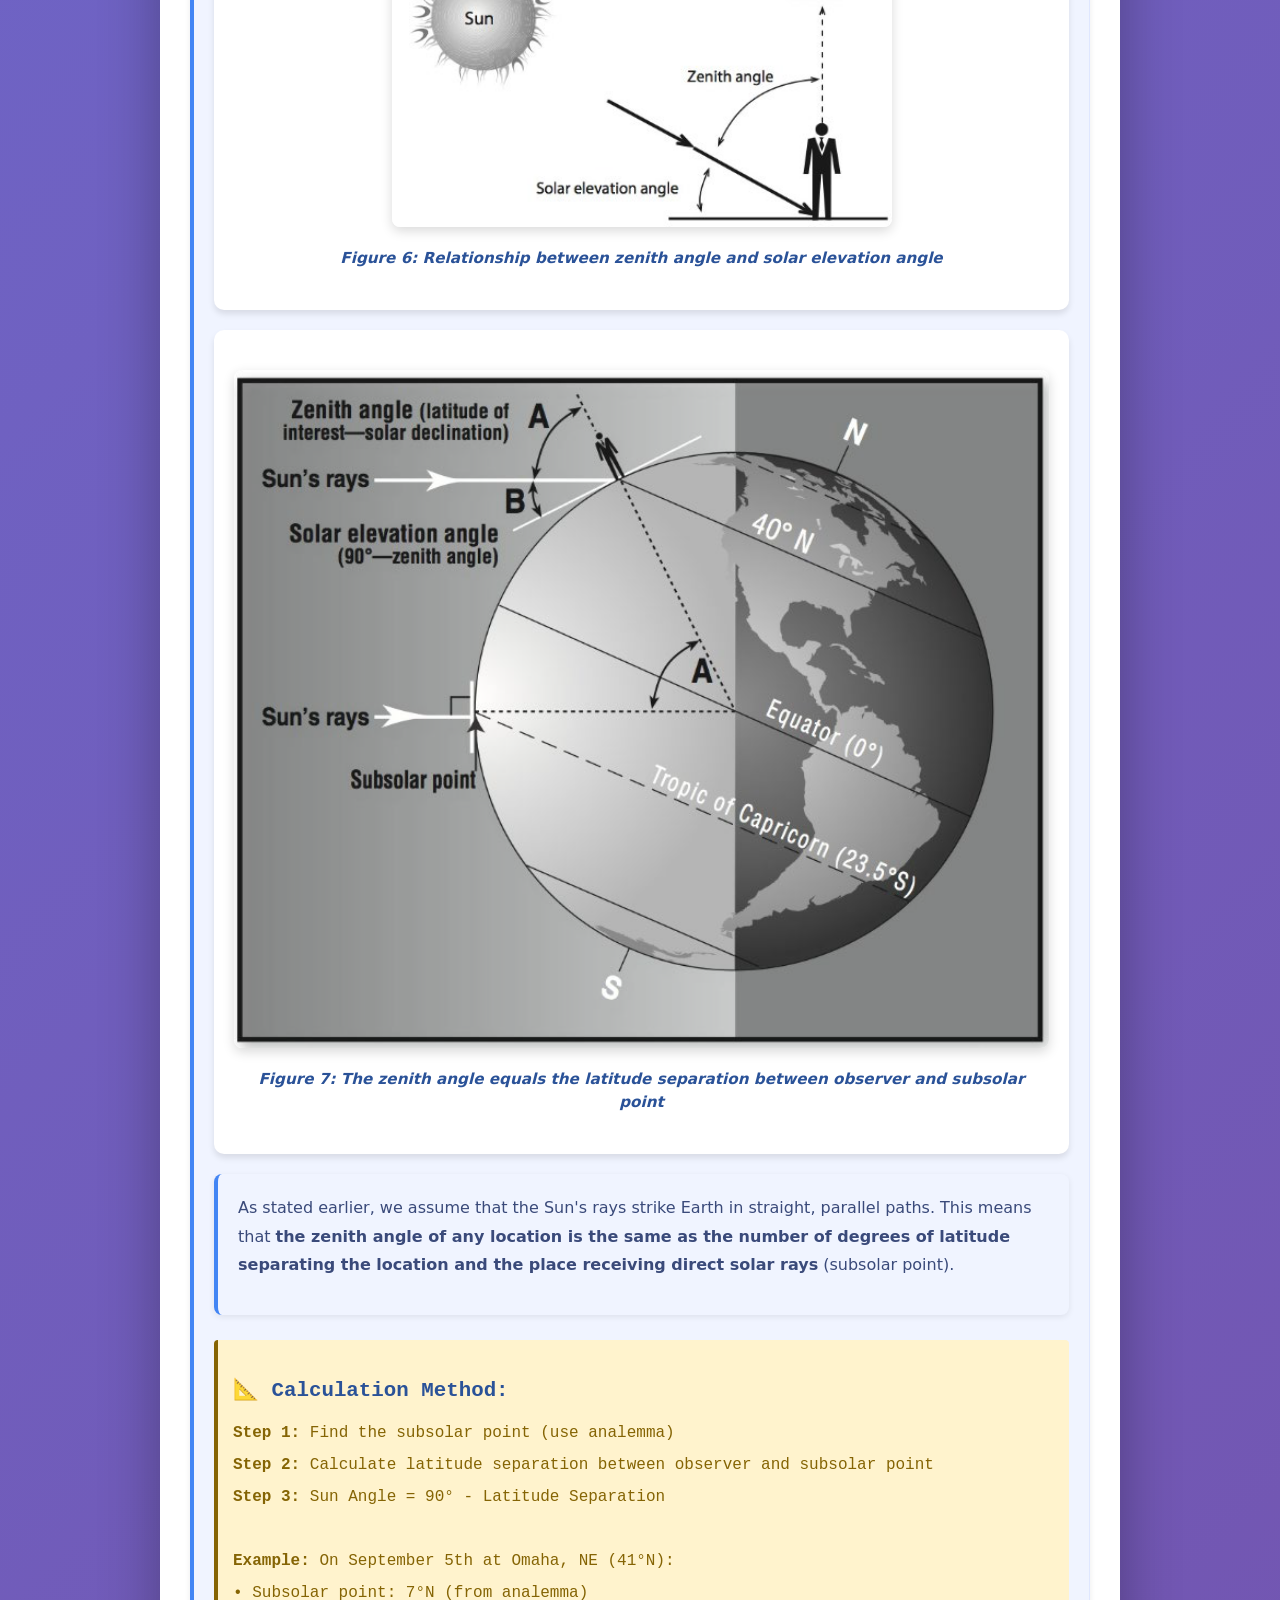
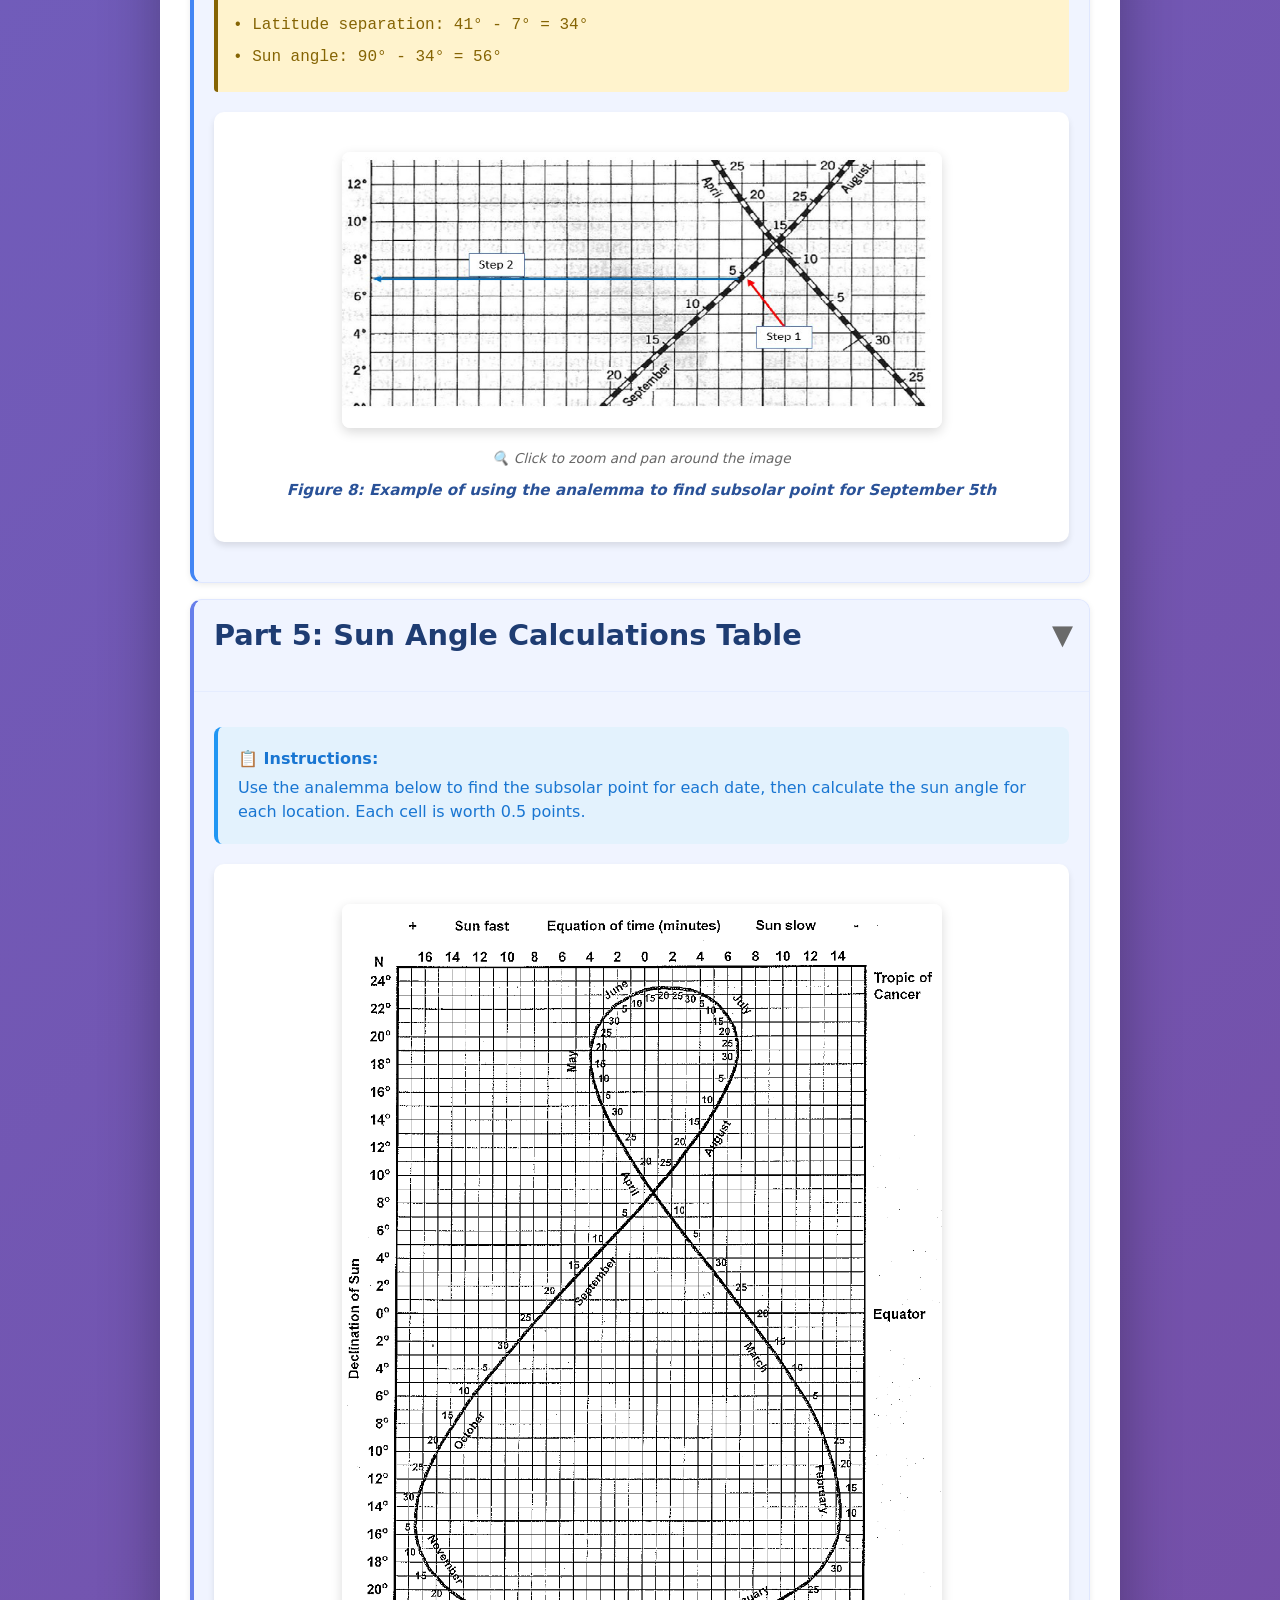
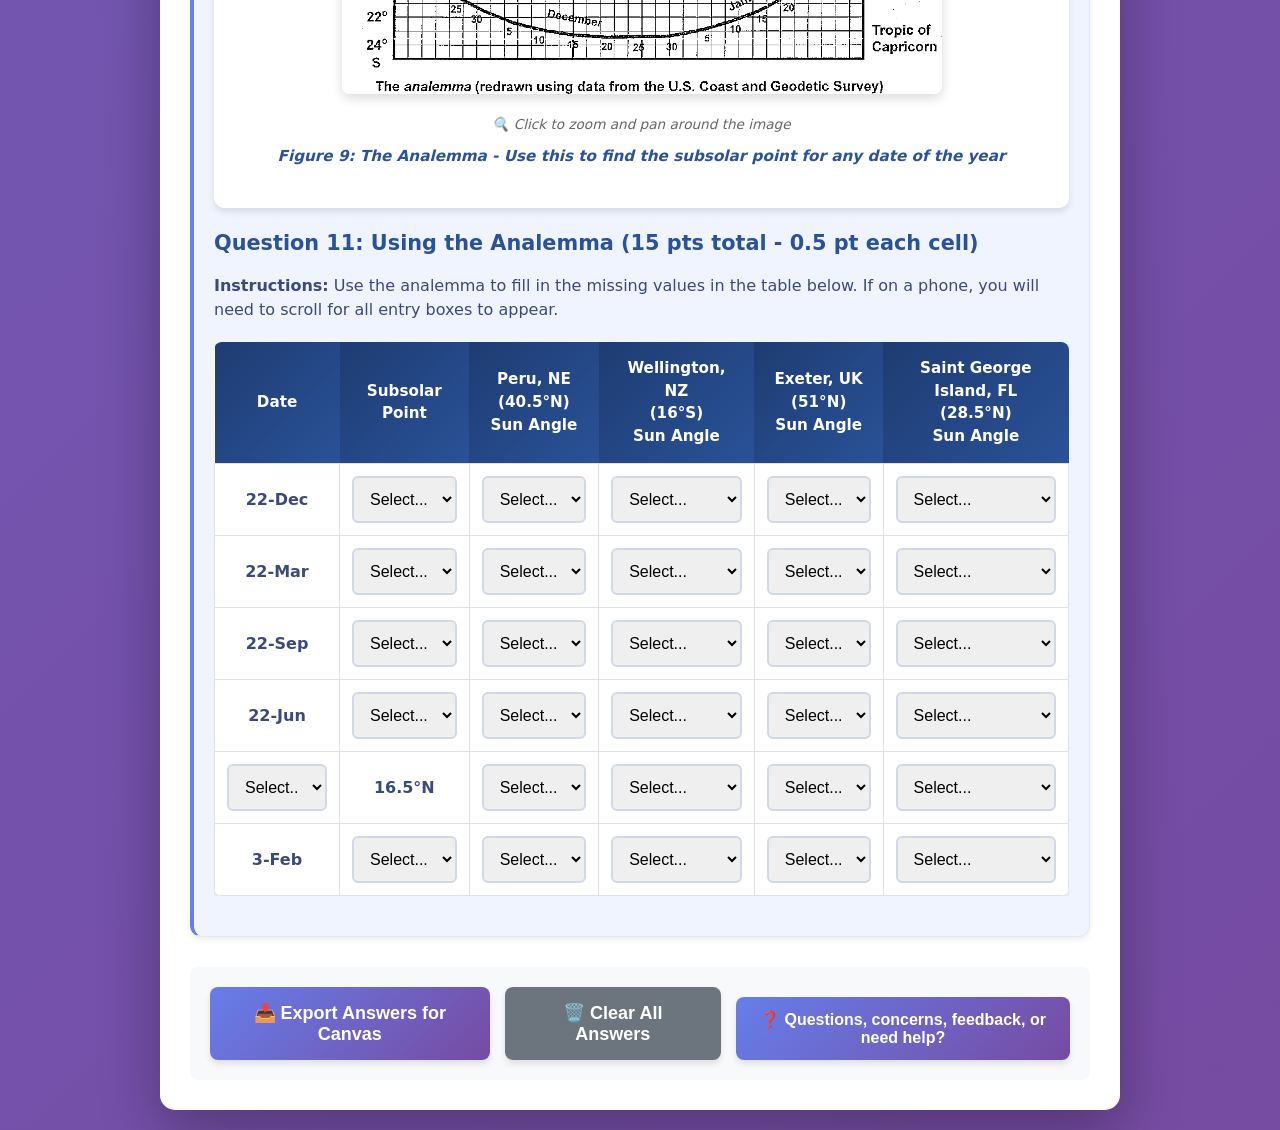
<file: web-components/lab04/index.html>
<!doctype html>
<html lang="en">
  <head>
    <meta charset="UTF-8" />
    <meta name="viewport" content="width=device-width, initial-scale=1.0" />
    <title>Lab 4: Earth-Sun Geometry and Seasons</title>
    <style>
      :root {
        --indigo: #667eea;
        --purple: #764ba2;
        --google-blue: #4285f4;
        --surface: #f0f4ff;
        --ink-700: #3a4a7a;
        --fs-h1: clamp(1.25rem, 2.2vw + 1rem, 1.75rem);
        --fs-body: clamp(0.95rem, 0.7vw + 0.8rem, 1rem);
        --pad-card: clamp(14px, 2vw, 20px);
        --pad-header-y: 14px;
        --hit-area: 44px;
      }

      * {
        margin: 0;
        padding: 0;
        box-sizing: border-box;
      }

      body {
        font-family:
          system-ui,
          -apple-system,
          "Segoe UI",
          Roboto,
          Inter,
          Arial,
          sans-serif;
        background: linear-gradient(135deg, #667eea 0%, #764ba2 100%);
        min-height: 100vh;
        padding: 20px;
        color: var(--ink-700);
        font-size: var(--fs-body);
        line-height: 1.5;
      }

      .container {
        max-width: 960px;
        margin: 0 auto;
        background: white;
        border-radius: 15px;
        box-shadow: 0 20px 60px rgba(0, 0, 0, 0.3);
        overflow: hidden;
      }

      .header {
        background: linear-gradient(
          135deg,
          var(--indigo) 0%,
          var(--purple) 100%
        );
        color: white;
        padding: max(var(--pad-header-y), 16px) var(--pad-card);
        text-align: center;
        box-shadow: 0 4px 12px rgba(102, 126, 234, 0.25);
      }

      .header h1 {
        font-size: var(--fs-h1);
        margin-bottom: 6px;
        text-shadow: 2px 2px 4px rgba(0, 0, 0, 0.25);
      }

      .header p {
        font-size: 0.98em;
        opacity: 0.95;
        color: #e8ebff;
        font-weight: 600;
      }

      .student-info {
        padding: 30px;
        background: #f8f9fa;
        border-bottom: 2px solid #dee2e6;
      }

      .student-info label {
        display: block;
        font-weight: 600;
        margin-bottom: 5px;
        color: #1e3c72;
      }

      .student-info input {
        width: 100%;
        max-width: 400px;
        padding: 12px;
        font-size: 16px;
        border: 2px solid #dee2e6;
        border-radius: 8px;
        margin: 10px 0;
        transition: border-color 0.3s;
      }

      .student-info input:focus {
        outline: none;
        border-color: #667eea;
      }

      .content {
        padding: 30px;
      }

      /* Collapsible Sections */
      .section {
        margin: 0 0 16px 0;
      }

      .collapsible-container {
        border-radius: 12px;
        overflow: hidden;
        margin: 0 0 16px 0;
        box-shadow: 0 2px 6px rgba(0, 0, 0, 0.08);
        background: var(--surface);
        border: 1px solid #dfe7ff;
        transition: margin 0.2s ease;
      }

      .collapsible-container:has(.collapsible-header.is-collapsed) {
        margin: 0 0 6px 0;
      }

      .collapsible-header {
        margin: 0;
        padding: max(var(--pad-header-y), 12px) 48px
          max(var(--pad-header-y), 12px) var(--pad-card);
        cursor: pointer;
        user-select: none;
        position: relative;
        font-weight: 800;
        color: #1f3b82;
        background: var(--surface);
        min-height: var(--hit-area);
        display: flex;
        align-items: center;
        transition: all 0.2s ease;
        font-size: 1.1em;
      }

      .collapsible-header.is-collapsed {
        padding: 8px 48px 8px var(--pad-card);
        min-height: auto;
        font-size: 0.9em;
        font-weight: 700;
      }

      .collapsible-header:hover {
        filter: brightness(0.98);
      }

      .collapsible-header::after {
        content: "▼";
        position: absolute;
        right: 16px;
        top: 50%;
        transform: translateY(-50%);
        font-size: 0.95em;
        color: #6a6a6a;
        transition:
          transform 0.2s ease,
          font-size 0.2s ease;
      }

      .collapsible-header.is-collapsed::after {
        transform: translateY(-50%) rotate(-90deg);
        font-size: 0.85em;
      }

      .stripe-blue {
        border-left: 4px solid var(--google-blue);
      }

      .stripe-indigo {
        border-left: 4px solid var(--indigo);
      }

      .stripe-purple {
        border-left: 4px solid var(--purple);
      }

      .collapsible-content {
        display: block;
        background: var(--surface);
        padding: var(--pad-card);
        border-top: 1px solid #e5ecff;
      }

      .collapsible-content.is-collapsed {
        display: none;
      }

      .section h2 {
        color: #1e3c72;
        margin-bottom: 20px;
        font-size: 1.8em;
      }

      .section h3 {
        color: #2a5298;
        margin-top: 20px;
        margin-bottom: 15px;
        font-size: 1.3em;
      }

      /* Form groups */
      .form-group {
        margin: 15px 0 25px 0;
      }

      .form-group label {
        display: block;
        margin-bottom: 8px;
        font-weight: 600;
        color: var(--ink-700);
      }

      .form-group input[type="text"],
      .form-group input[type="number"],
      .form-group select,
      .form-group textarea {
        width: 100%;
        padding: 12px;
        border: 2px solid #d1d9e6;
        border-radius: 8px;
        font-size: 1em;
        font-family: inherit;
        transition:
          border-color 0.2s,
          box-shadow 0.2s;
        box-sizing: border-box;
      }

      .form-group input:focus,
      .form-group select:focus,
      .form-group textarea:focus {
        border-color: var(--indigo);
        outline: none;
        box-shadow: 0 0 0 3px rgba(102, 126, 234, 0.1);
      }

      .form-group textarea {
        min-height: 120px;
        resize: vertical;
      }

      .intro-box {
        background: var(--surface);
        border-left: 4px solid var(--google-blue);
        padding: 20px;
        border-radius: 8px;
        margin-bottom: 25px;
        line-height: 1.8;
        box-shadow: 0 2px 6px rgba(0, 0, 0, 0.08);
      }

      .intro-box p {
        margin-bottom: 15px;
      }

      .intro-box ul,
      .intro-box ol {
        margin-left: 30px;
        line-height: 2;
      }

      .diagram-container {
        background: white;
        padding: 20px;
        border-radius: 10px;
        margin: 20px 0;
        box-shadow: 0 4px 6px rgba(0, 0, 0, 0.1);
        text-align: center;
      }

      img {
        max-width: 100%;
        height: auto;
        display: block;
        margin: 20px auto;
        border-radius: 8px;
        box-shadow: 0 4px 12px rgba(0, 0, 0, 0.15);
      }

      img.zoomable {
        cursor: zoom-in;
        transition:
          transform 0.2s,
          box-shadow 0.2s;
      }

      img.zoomable:hover {
        transform: scale(1.02);
        box-shadow: 0 6px 16px rgba(0, 0, 0, 0.25);
      }

      /* Zoom and Pan Modal */
      .zoom-modal {
        display: none;
        position: fixed;
        z-index: 9999;
        left: 0;
        top: 0;
        width: 100%;
        height: 100%;
        background-color: rgba(0, 0, 0, 0.95);
        overflow: hidden;
      }

      .zoom-modal.active {
        display: block;
      }

      .zoom-container {
        width: 100%;
        height: 100%;
        overflow: hidden;
        position: relative;
        cursor: grab;
        display: flex;
        align-items: center;
        justify-content: center;
      }

      .zoom-container.grabbing {
        cursor: grabbing;
      }

      .zoom-image {
        position: absolute;
        max-width: none;
        transform-origin: center center;
        transition: transform 0.1s ease-out;
        user-select: none;
        -webkit-user-drag: none;
      }

      .zoom-controls {
        position: absolute;
        bottom: 30px;
        left: 50%;
        transform: translateX(-50%);
        background: rgba(255, 255, 255, 0.95);
        padding: 15px 20px;
        border-radius: 50px;
        display: flex;
        gap: 10px;
        align-items: center;
        box-shadow: 0 4px 12px rgba(0, 0, 0, 0.3);
        z-index: 10000;
      }

      .zoom-btn {
        background: #667eea;
        color: white;
        border: none;
        width: 40px;
        height: 40px;
        border-radius: 50%;
        font-size: 20px;
        cursor: pointer;
        display: flex;
        align-items: center;
        justify-content: center;
        transition: all 0.2s;
        font-weight: bold;
      }

      .zoom-btn:hover {
        background: #5568d3;
        transform: scale(1.1);
      }

      .zoom-btn:active {
        transform: scale(0.95);
      }

      .zoom-level {
        min-width: 60px;
        text-align: center;
        font-weight: 600;
        color: #1e3c72;
        font-size: 14px;
      }

      .close-zoom {
        position: absolute;
        top: 20px;
        right: 30px;
        color: #ffffff;
        font-size: 40px;
        font-weight: bold;
        cursor: pointer;
        transition: color 0.3s;
        z-index: 10001;
        text-shadow: 2px 2px 4px rgba(0, 0, 0, 0.5);
      }

      .close-zoom:hover {
        color: #ff4444;
      }

      .zoom-instructions {
        position: absolute;
        top: 20px;
        left: 50%;
        transform: translateX(-50%);
        background: rgba(255, 255, 255, 0.95);
        padding: 12px 24px;
        border-radius: 8px;
        color: #1e3c72;
        font-size: 14px;
        font-weight: 600;
        box-shadow: 0 2px 8px rgba(0, 0, 0, 0.2);
        z-index: 10000;
      }

      .zoom-hint {
        text-align: center;
        font-size: 0.85em;
        color: #666;
        margin-top: 5px;
        font-style: italic;
      }

      .image-caption {
        text-align: center;
        font-style: italic;
        font-weight: 600;
        color: #2a5298;
        margin-top: 10px;
        margin-bottom: 20px;
        font-size: 0.95em;
      }

      .question {
        background: white;
        padding: 20px;
        margin: 15px 0;
        border-radius: 8px;
        box-shadow: 0 2px 6px rgba(0, 0, 0, 0.08);
        transition:
          transform 0.2s,
          box-shadow 0.2s;
      }

      .question:hover {
        transform: translateY(-2px);
        box-shadow: 0 4px 12px rgba(0, 0, 0, 0.12);
      }

      .question-label {
        font-weight: 600;
        color: #2a5298;
        margin-bottom: 12px;
        display: block;
        font-size: 1.1em;
      }

      .question-points {
        color: #667eea;
        font-size: 0.9em;
        margin-left: 10px;
      }

      input[type="text"],
      input[type="number"],
      select,
      textarea {
        width: 100%;
        padding: 12px;
        border: 2px solid #d1d9e6;
        border-radius: 6px;
        font-size: 16px;
        transition:
          border-color 0.3s,
          box-shadow 0.2s;
      }

      input[type="text"]:focus,
      input[type="number"]:focus,
      select:focus,
      textarea:focus {
        outline: none;
        border-color: var(--indigo);
        box-shadow: 0 0 0 3px rgba(102, 126, 234, 0.1);
      }

      textarea {
        min-height: 120px;
        resize: vertical;
        font-family: inherit;
        line-height: 1.6;
      }

      .table-container {
        overflow-x: auto;
        margin: 20px 0;
      }

      table {
        width: 100%;
        border-collapse: collapse;
        background: white;
        box-shadow: 0 2px 4px rgba(0, 0, 0, 0.1);
        border-radius: 8px;
        overflow: hidden;
      }

      th {
        background: linear-gradient(135deg, #1e3c72 0%, #2a5298 100%);
        color: white;
        padding: 15px;
        text-align: center;
        font-weight: 600;
        font-size: 0.95em;
      }

      td {
        padding: 12px;
        border: 1px solid #dee2e6;
        text-align: center;
      }

      td input {
        width: 100%;
        padding: 8px;
        border: 2px solid #dee2e6;
        border-radius: 4px;
        text-align: center;
      }

      .button-container {
        display: flex;
        gap: 15px;
        justify-content: center;
        margin-top: 30px;
        padding: 20px;
        background: #f8f9fa;
        border-radius: 8px;
      }

      button {
        padding: 15px 40px;
        font-size: 18px;
        font-weight: 600;
        border: none;
        border-radius: 8px;
        cursor: pointer;
        transition: all 0.3s;
        box-shadow: 0 4px 6px rgba(0, 0, 0, 0.1);
      }

      .btn-export {
        background: linear-gradient(135deg, #667eea 0%, #764ba2 100%);
        color: white;
      }

      .btn-export:hover {
        transform: translateY(-2px);
        box-shadow: 0 6px 12px rgba(0, 0, 0, 0.2);
      }

      .btn-clear {
        background: #6c757d;
        color: white;
      }

      .btn-clear:hover {
        background: #5a6268;
        transform: translateY(-2px);
      }

      .info-box {
        background: #e3f2fd;
        border-left: 4px solid #2196f3;
        padding: 20px;
        margin: 15px 0;
        border-radius: 8px;
        color: #1976d2;
      }

      .info-box strong {
        display: block;
        margin-bottom: 5px;
      }

      .formula-box {
        background: #fff3cd;
        border-left: 4px solid #856404;
        padding: 15px;
        margin: 15px 0;
        border-radius: 4px;
        font-family: "Courier New", monospace;
        color: #856404;
      }

      .formula-box p {
        margin: 8px 0;
      }

      .two-column {
        display: grid;
        grid-template-columns: 1fr 1fr;
        gap: 10px;
      }

      @media (max-width: 768px) {
        .header h1 {
          font-size: 1.8em;
        }

        .content {
          padding: 15px;
        }

        .button-container {
          flex-direction: column;
        }

        button {
          width: 100%;
        }

        .two-column {
          grid-template-columns: 1fr;
        }
      }
    </style>
  </head>
  <body>
    <div
      class="progress-indicator"
      style="
        position: fixed;
        top: 0;
        left: 0;
        right: 0;
        z-index: 1000;
        background: rgba(255, 255, 255, 0.98);
        box-shadow: 0 2px 8px rgba(0, 0, 0, 0.1);
        padding: 8px 0;
      "
    >
      <div
        class="progress-bar"
        style="width: 100%; height: 8px; background: #e0e0e0; overflow: hidden"
      >
        <div
          class="progress-fill"
          id="progressBar"
          style="
            height: 8px;
            background: linear-gradient(90deg, #667eea 0%, #764ba2 100%);
            width: 0%;
            transition: width 0.3s ease;
            display: block;
          "
        ></div>
      </div>
    </div>

    <div class="container">
      <div class="header">
        <h1>🌍 Lab 4: Earth-Sun Geometry and Seasons</h1>
        <p>Understanding Solar Declination and Sun Angles (30 Points)</p>
      </div>

      <div class="content">
        <!-- For This Lab Section -->
        <div class="section">
          <div class="collapsible-container stripe-blue">
            <h2 class="collapsible-header" onclick="toggleCollapsible(this)">
              📋 For This Lab
            </h2>
            <div class="collapsible-content">
              <div class="intro-box">
                <h3
                  style="
                    margin-top: 0;
                    margin-bottom: 15px;
                    color: #1976d2;
                    font-size: 1.1em;
                  "
                >
                  Instructions
                </h3>
                <ol style="margin: 0; padding-left: 25px; line-height: 2">
                  <li>
                    Study the Earth-Sun geometry concepts and diagrams carefully
                  </li>
                  <li>
                    Calculate solar declination angles for different times of
                    year
                  </li>
                  <li>
                    Determine sun angles and noon sun heights at various
                    latitudes
                  </li>
                  <li>
                    Complete all questions about seasons and solar radiation
                  </li>
                  <li>
                    Monitor your progress using the progress bar at the top of
                    the page
                  </li>
                  <li>Your work is automatically saved as you type</li>
                  <li>
                    When complete, click
                    <strong>"Download file for Canvas Submission"</strong>
                  </li>
                  <li>
                    Locate the downloaded file
                    (<em>Lab04_EarthSunGeometry.txt</em>) and upload it to
                    Canvas
                  </li>
                </ol>
                <p
                  style="
                    margin-top: 15px;
                    margin-bottom: 0;
                    font-size: 0.95em;
                    color: #555;
                  "
                >
                  💡 <strong>Tip:</strong> Remember that Earth's 23.5° tilt is
                  the key to understanding seasons and the changing position of
                  the Sun throughout the year!
                </p>
              </div>
            </div>
          </div>
        </div>

        <!-- Introduction Section -->
        <div class="section">
          <div class="collapsible-container stripe-indigo">
            <h2 class="collapsible-header" onclick="toggleCollapsible(this)">
              📚 Introduction
            </h2>
            <div class="collapsible-content">
              <div class="intro-box">
                <p>
                  <strong
                    >Earth's axis of rotation is tilted 23.5° from the
                    perpendicular</strong
                  >
                  and is oriented in the same direction throughout the year. Our
                  seasons occur because of this tilt, which we call the
                  <strong>solar declination</strong>.
                </p>

                <p>
                  As Earth revolves around the Sun, the Sun's direct rays strike
                  different latitudes. When the Northern Hemisphere is tilted
                  toward the Sun, it receives more direct and intense solar
                  radiation. Six months later, when the Southern Hemisphere is
                  tilted toward the Sun, it receives more direct solar
                  radiation.
                </p>

                <p>
                  <strong>Key Concept:</strong> At any moment, there is a single
                  latitude where the Sun's rays are perpendicular. To a person
                  at this latitude, the Sun would appear directly overhead at
                  noon.
                </p>
              </div>

              <div class="info-box">
                <strong>🌟 Important:</strong> Because Earth is approximately
                150 million kilometers (93 million miles) from the Sun, we can
                assume the Sun's rays strike Earth parallel with each other in
                straight paths.
              </div>

              <div class="diagram-container">
                <img
                  src="Solstice-pic.png"
                  alt="Earth's orbital positions showing solstices and equinoxes"
                  width="100%"
                />
                <div class="image-caption">
                  Figure 1: The 4 orientations of the Sun and Earth during our
                  equinoxes and solstices.
                </div>
              </div>

              <div class="diagram-container">
                <img
                  src="Fig2.png"
                  alt="Profile view of sun rays striking Earth"
                  width="100%"
                />
                <div class="image-caption">
                  Figure 2: Profile view showing how the angle of incoming Sun
                  rays strikes Earth at different latitudes.
                </div>
              </div>
            </div>
          </div>
        </div>

        <!-- Section 1: Equinox Questions -->
        <div class="section">
          <div class="collapsible-container stripe-blue">
            <h2 class="collapsible-header" onclick="toggleCollapsible(this)">
              Part 1: Equinox
            </h2>
            <div class="collapsible-content">
              <div class="intro-box">
                <p>
                  The diagram below shows the Sun angle for an observer at
                  various latitudes. The <strong>black arrow</strong> represents
                  a correct solar angle of
                  <strong>90° for an observer at 0° latitude</strong>. The blue,
                  orange, and magenta arrows represent possibilities for the Sun
                  angle for an observer at 23.5° S. Additionally, the bottom
                  half of the figure shows three possibilities (left, center,
                  right) for the orientation of the Sun's incoming rays.
                </p>
              </div>

              <div class="diagram-container">
                <img
                  src="Fig6.png"
                  alt="December Solstice diagram"
                  width="100%"
                />
                <div class="image-caption">
                  Figure 3: Sun angles and Earth orientations for an Equinox
                </div>
              </div>

              <div class="collapsible-container stripe-blue">
                <div
                  class="collapsible-header"
                  onclick="toggleCollapsible(this)"
                >
                  Question 1: Sun Angle for 23.5°S (1 pt)
                </div>
                <div class="collapsible-content">
                  <p>
                    <strong>Instructions:</strong> Determine which color arrow
                    represents the correct Sun angle for an observer at 23.5°S.
                  </p>
                  <div class="form-group">
                    <label for="q1">Arrow color:</label>
                    <select id="q1" required>
                      <option value="">Select an answer...</option>
                      <option value="blue">A: Blue</option>
                      <option value="orange">B: Orange</option>
                      <option value="magenta">C: Magenta</option>
                    </select>
                  </div>
                </div>
              </div>

              <div class="collapsible-container stripe-blue">
                <div
                  class="collapsible-header"
                  onclick="toggleCollapsible(this)"
                >
                  Question 2: Earth Orientation (1 pt)
                </div>
                <div class="collapsible-content">
                  <p>
                    <strong>Instructions:</strong> Identify which Earth
                    orientation (left, center, or right) correctly illustrates
                    the orientation of the Sun's incoming rays to Earth's
                    surface.
                  </p>
                  <div class="form-group">
                    <label for="q2">Earth orientation:</label>
                    <select id="q2" required>
                      <option value="">Select an answer...</option>
                      <option value="left">Left</option>
                      <option value="center">Center</option>
                      <option value="right">Right</option>
                    </select>
                  </div>
                </div>
              </div>

              <div class="collapsible-container stripe-blue">
                <div
                  class="collapsible-header"
                  onclick="toggleCollapsible(this)"
                >
                  Question 3: Months of Occurrence (2 pts)
                </div>
                <div class="collapsible-content">
                  <p>
                    <strong>Instructions:</strong> Identify the two months when
                    this orientation could have occurred.
                  </p>
                  <div class="form-group">
                    <label>Months:</label>
                    <div class="two-column">
                      <select id="q3a" required>
                        <option value="">Select an answer...</option>
                        <option value="march">March</option>
                        <option value="june">June</option>
                        <option value="september">September</option>
                        <option value="december">December</option>
                      </select>

                      <select id="q3b" required>
                        <option value="">Select an answer...</option>
                        <option value="march">March</option>
                        <option value="june">June</option>
                        <option value="eptember">September</option>
                        <option value="december">December</option>
                      </select>
                    </div>
                  </div>
                </div>
              </div>
            </div>
          </div>
        </div>
        <!-- Section 2: Summer Solstice Questions -->
        <div class="section">
          <div class="collapsible-container stripe-indigo">
            <h2 class="collapsible-header" onclick="toggleCollapsible(this)">
              Part 2: Summer Solstice in Northern Hemisphere
            </h2>
            <div class="collapsible-content">
              <div class="intro-box">
                <p>
                  The diagram below shows the Sun angle for an observer at
                  various latitudes. The <strong>black arrow</strong> represents
                  a correct solar angle of
                  <strong>82.5° for an observer at 30°N latitude</strong>. The
                  blue, orange, green, and magenta arrows represent
                  possibilities for the Sun angle for observers at 0° and
                  66.5°N. Additionally, the bottom half of the figure shows
                  three possibilities (left, center, right) for the orientation
                  of the Sun's incoming rays to Earth.
                </p>
              </div>

              <div class="diagram-container">
                <img src="Fig5.png" alt="June Solstice diagram" width="100%" />
                <div class="image-caption">
                  Figure 4: Sun angles and Earth orientations for Summer
                  Solstice in North America
                </div>
              </div>

              <div class="collapsible-container stripe-blue">
                <div
                  class="collapsible-header"
                  onclick="toggleCollapsible(this)"
                >
                  Question 4: Correct Sun Angle Arrow (1 pt)
                </div>
                <div class="collapsible-content">
                  <p>
                    <strong>Instructions:</strong> Determine which color arrow
                    represents a correct Sun angle for one of the observers.
                  </p>
                  <div class="form-group">
                    <label for="q4">Arrow color:</label>
                    <select id="q4" required>
                      <option value="">Select an answer...</option>
                      <option value="green">A: Green</option>
                      <option value="blue">B: Blue</option>
                      <option value="orange">C: Orange</option>
                    </select>
                  </div>
                </div>
              </div>

              <div class="collapsible-container stripe-blue">
                <div
                  class="collapsible-header"
                  onclick="toggleCollapsible(this)"
                >
                  Question 5: Earth Orientation (1 pt)
                </div>
                <div class="collapsible-content">
                  <p>
                    <strong>Instructions:</strong> Identify which Earth
                    orientation (left, center, or right) correctly illustrates
                    the orientation of the Sun's incoming rays to Earth's
                    surface.
                  </p>
                  <div class="form-group">
                    <label for="q5">Earth orientation:</label>
                    <select id="q5" required>
                      <option value="">Select an answer...</option>
                      <option value="left">Left</option>
                      <option value="center">Center</option>
                      <option value="right">Right</option>
                    </select>
                  </div>
                </div>
              </div>

              <div class="collapsible-container stripe-blue">
                <div
                  class="collapsible-header"
                  onclick="toggleCollapsible(this)"
                >
                  Question 6: Month of Occurrence (1 pt)
                </div>
                <div class="collapsible-content">
                  <p>
                    <strong>Instructions:</strong> Identify the month when this
                    orientation occurred.
                  </p>
                  <div class="form-group">
                    <label for="q6">Month:</label>
                    <select id="q6" required>
                      <option value="">Select an answer...</option>
                      <option value="march">March</option>
                      <option value="june">June</option>
                      <option value="september">September</option>
                      <option value="december">December</option>
                    </select>
                  </div>
                </div>
              </div>
            </div>
          </div>
        </div>

        <!-- Section 3: Winter Solstice Questions -->
        <div class="section">
          <div class="collapsible-container stripe-purple">
            <h2 class="collapsible-header" onclick="toggleCollapsible(this)">
              Part 3: Winter Solstice in Northern Hemisphere
            </h2>
            <div class="collapsible-content">
              <div class="intro-box">
                <p>
                  The diagram below shows the Sun angle for an observer at
                  various latitudes. The <strong>black arrow</strong> represents
                  a correct solar angle of
                  <strong>90° for an observer at 23.5°S latitude</strong>. The
                  blue, green, and magenta arrows represent possibilities for
                  the Sun angle for an observer at 66.5°N. Additionally, the
                  bottom half of the figure shows three possibilities (left,
                  center, right) for the orientation of the Sun's incoming rays.
                </p>
              </div>

              <div class="diagram-container">
                <img
                  src="Fig7.png"
                  alt="December high latitude diagram"
                  width="100%"
                />
                <div class="image-caption">
                  Figure 5: Sun angles and Earth orientations for December at
                  high northern latitude
                </div>
              </div>

              <div class="collapsible-container stripe-blue">
                <div
                  class="collapsible-header"
                  onclick="toggleCollapsible(this)"
                >
                  Question 7: Correct Sun Angle Arrow (1 pt)
                </div>
                <div class="collapsible-content">
                  <p>
                    <strong>Instructions:</strong> Determine which color arrow
                    represents a possible correct Sun angle for the observer.
                  </p>
                  <div class="form-group">
                    <label for="q7">Arrow color:</label>
                    <select id="q7" required>
                      <option value="">Select an answer...</option>
                      <option value="blue">A: Blue</option>
                      <option value="magenta">B: Magenta</option>
                      <option value="green">C: Green</option>
                    </select>
                  </div>
                </div>
              </div>

              <div class="collapsible-container stripe-blue">
                <div
                  class="collapsible-header"
                  onclick="toggleCollapsible(this)"
                >
                  Question 8: Earth Orientation (1 pt)
                </div>
                <div class="collapsible-content">
                  <p>
                    <strong>Instructions:</strong> Identify which Earth
                    orientation (left, center, or right) correctly illustrates
                    the orientation of the Sun's incoming rays to Earth's
                    surface.
                  </p>
                  <div class="form-group">
                    <label for="q8">Earth orientation:</label>
                    <select id="q8" required>
                      <option value="">Select an answer...</option>
                      <option value="left">Left</option>
                      <option value="center">Center</option>
                      <option value="right">Right</option>
                    </select>
                  </div>
                </div>
              </div>

              <div class="collapsible-container stripe-blue">
                <div
                  class="collapsible-header"
                  onclick="toggleCollapsible(this)"
                >
                  Question 9: Month of Occurrence (1 pt)
                </div>
                <div class="collapsible-content">
                  <p>
                    <strong>Instructions:</strong> Identify the month when this
                    orientation occurred.
                  </p>
                  <div class="form-group">
                    <label for="q9">Month:</label>
                    <select id="q9" required>
                      <option value="">Select an answer...</option>
                      <option value="march">March</option>
                      <option value="june">June</option>
                      <option value="eptember">September</option>
                      <option value="december">December</option>
                    </select>
                  </div>
                </div>
              </div>

              <div class="collapsible-container stripe-blue">
                <div
                  class="collapsible-header"
                  onclick="toggleCollapsible(this)"
                >
                  Question 10: Sunbathing at 80°N (5 pts)
                </div>
                <div class="collapsible-content">
                  <p>
                    <strong>Instructions:</strong> On this day, a friend says
                    they are spending the day at 80°N and plan on trying to lay
                    out and catch a suntan. Explain to your friend why this does
                    or doesn't make sense. Be sure to discuss the Sun angle and
                    length of daylight in your response.
                  </p>
                  <div class="form-group">
                    <label for="q10">Your explanation:</label>
                    <textarea
                      id="q10"
                      placeholder="Your explanation here..."
                      rows="6"
                      required
                    ></textarea>
                    <div class="info-box">
                      <strong>💡 Hint:</strong> Consider that 80°N is inside the
                      Arctic Circle (66.5°N). What happens to sunlight at high
                      latitudes during the December solstice? Think about both
                      the angle of the sun and whether the sun even rises at
                      this latitude on this date.
                    </div>
                  </div>
                </div>
              </div>
            </div>
          </div>
        </div>

        <!-- Section 4: Understanding Sun Angle Calculations -->
        <div class="section">
          <div class="collapsible-container stripe-blue">
            <h2 class="collapsible-header" onclick="toggleCollapsible(this)">
              Part 4: Calculating Sun Angles
            </h2>
            <div class="collapsible-content">
              <div class="intro-box">
                <h3>Key Definitions:</h3>
                <ul>
                  <li>
                    <strong>Subsolar Point:</strong> The latitude at which the
                    Sun is directly overhead at solar noon
                  </li>
                  <li>
                    <strong>Zenith Angle:</strong> The angle between a point
                    directly overhead and the Sun at solar noon
                  </li>
                  <li>
                    <strong>Solar Elevation (Sun) Angle:</strong> The angle of
                    the Sun above the horizon at solar noon
                  </li>
                </ul>
              </div>

              <div class="diagram-container">
                <img
                  src="Fig8.png"
                  alt="Zenith and solar elevation angles"
                  width="500"
                />
                <div class="image-caption">
                  Figure 6: Relationship between zenith angle and solar
                  elevation angle
                </div>
              </div>

              <div class="diagram-container">
                <img
                  src="Fig9.png"
                  alt="Earth showing subsolar point and zenith angle"
                  width="100%"
                />
                <div class="image-caption">
                  Figure 7: The zenith angle equals the latitude separation
                  between observer and subsolar point
                </div>
              </div>

              <div class="intro-box">
                <p>
                  As stated earlier, we assume that the Sun's rays strike Earth
                  in straight, parallel paths. This means that
                  <strong
                    >the zenith angle of any location is the same as the number
                    of degrees of latitude separating the location and the place
                    receiving direct solar rays</strong
                  >
                  (subsolar point).
                </p>
              </div>

              <div class="formula-box">
                <h3>📐 Calculation Method:</h3>
                <p>
                  <strong>Step 1:</strong> Find the subsolar point (use
                  analemma)
                </p>
                <p>
                  <strong>Step 2:</strong> Calculate latitude separation between
                  observer and subsolar point
                </p>
                <p>
                  <strong>Step 3:</strong> Sun Angle = 90° - Latitude Separation
                </p>
                <br />
                <p>
                  <strong>Example:</strong> On September 5th at Omaha, NE
                  (41°N):
                </p>
                <p>• Subsolar point: 7°N (from analemma)</p>
                <p>• Latitude separation: 41° - 7° = 34°</p>
                <p>• Sun angle: 90° - 34° = 56°</p>
              </div>

              <div class="diagram-container">
                <img
                  src="Fig10.png"
                  alt="Analemma example"
                  width="600"
                  class="zoomable"
                  onclick="openImageModal(this)"
                />
                <div class="zoom-hint">
                  🔍 Click to zoom and pan around the image
                </div>
                <div class="image-caption">
                  Figure 8: Example of using the analemma to find subsolar point
                  for September 5th
                </div>
              </div>
            </div>
          </div>
        </div>

        <!-- Section 5: Analemma and Sun Angle Table -->
        <div class="section">
          <div class="collapsible-container stripe-indigo">
            <h2 class="collapsible-header" onclick="toggleCollapsible(this)">
              Part 5: Sun Angle Calculations Table
            </h2>
            <div class="collapsible-content">
              <div class="info-box">
                <strong>📋 Instructions:</strong> Use the analemma below to find
                the subsolar point for each date, then calculate the sun angle
                for each location. Each cell is worth 0.5 points.
              </div>

              <div class="diagram-container">
                <img
                  src="Fig11.png"
                  alt="The Analemma"
                  width="600"
                  class="zoomable"
                  onclick="openImageModal(this)"
                />
                <div class="zoom-hint">
                  🔍 Click to zoom and pan around the image
                </div>
                <div class="image-caption">
                  Figure 9: The Analemma - Use this to find the subsolar point
                  for any date of the year
                </div>
              </div>

              <h3>
                Question 11: Using the Analemma (15 pts total - 0.5 pt each
                cell)
              </h3>
              <p>
                <strong>Instructions:</strong> Use the analemma to fill in the
                missing values in the table below. If on a phone, you will need
                to scroll for all entry boxes to appear.
              </p>

              <div class="table-container">
                <table>
                  <thead>
                    <tr>
                      <th>Date</th>
                      <th>Subsolar<br />Point</th>
                      <th>Peru, NE<br />(40.5°N)<br />Sun Angle</th>
                      <th>Wellington, NZ<br />(16°S)<br />Sun Angle</th>
                      <th>Exeter, UK<br />(51°N)<br />Sun Angle</th>
                      <th>
                        Saint George<br />Island, FL (28.5°N)<br />Sun Angle
                      </th>
                    </tr>
                  </thead>
                  <tbody>
                    <tr>
                      <td><strong>22-Dec</strong></td>
                      <td>
                        <select id="t_a">
                          <option value="">Select...</option>
                          <option value="23.5S">23.5°S</option>
                          <option value="0">0°</option>
                          <option value="23.5N">23.5°N</option>
                        </select>
                      </td>
                      <td>
                        <select id="t_b">
                          <option value="">Select...</option>
                          <option value="26.5">26.5°</option>
                          <option value="30.5">30.5°</option>
                          <option value="23.5">23.5°</option>
                        </select>
                      </td>
                      <td>
                        <select id="t_c">
                          <option value="">Select...</option>
                          <option value="52.5">52.5°</option>
                          <option value="60.5">60.5°</option>
                          <option value="46.5">46.5°</option>
                        </select>
                      </td>
                      <td>
                        <select id="t_d">
                          <option value="">Select...</option>
                          <option value="15">15°</option>
                          <option value="20">20°</option>
                          <option value="10">10°</option>
                        </select>
                      </td>
                      <td>
                        <select id="t_e">
                          <option value="">Select...</option>
                          <option value="38">38°</option>
                          <option value="42">42°</option>
                          <option value="33">33°</option>
                        </select>
                      </td>
                    </tr>
                    <tr>
                      <td><strong>22-Mar</strong></td>
                      <td>
                        <select id="t_f">
                          <option value="">Select...</option>
                          <option value="0">0°</option>
                          <option value="23.5S">23.5°S</option>
                          <option value="10N">10°N</option>
                        </select>
                      </td>
                      <td>
                        <select id="t_g">
                          <option value="">Select...</option>
                          <option value="50">50°</option>
                          <option value="45">45°</option>
                          <option value="55">55°</option>
                        </select>
                      </td>
                      <td>
                        <select id="t_h">
                          <option value="">Select...</option>
                          <option value="74">74°</option>
                          <option value="80">80°</option>
                          <option value="68">68°</option>
                        </select>
                      </td>
                      <td>
                        <select id="t_i">
                          <option value="">Select...</option>
                          <option value="39">39°</option>
                          <option value="45">45°</option>
                          <option value="33">33°</option>
                        </select>
                      </td>
                      <td>
                        <select id="t_j">
                          <option value="">Select...</option>
                          <option value="61.5">61.5°</option>
                          <option value="67">67°</option>
                          <option value="56">56°</option>
                        </select>
                      </td>
                    </tr>
                    <tr>
                      <td><strong>22-Sep</strong></td>
                      <td>
                        <select id="t_k">
                          <option value="">Select...</option>
                          <option value="0">0°</option>
                          <option value="10S">10°S</option>
                          <option value="23.5N">23.5°N</option>
                        </select>
                      </td>
                      <td>
                        <select id="t_l">
                          <option value="">Select...</option>
                          <option value="50">50°</option>
                          <option value="45">45°</option>
                          <option value="55">55°</option>
                        </select>
                      </td>
                      <td>
                        <select id="t_m">
                          <option value="">Select...</option>
                          <option value="74">74°</option>
                          <option value="80">80°</option>
                          <option value="68">68°</option>
                        </select>
                      </td>
                      <td>
                        <select id="t_n">
                          <option value="">Select...</option>
                          <option value="39">39°</option>
                          <option value="45">45°</option>
                          <option value="33">33°</option>
                        </select>
                      </td>
                      <td>
                        <select id="t_o">
                          <option value="">Select...</option>
                          <option value="61.5">61.5°</option>
                          <option value="67">67°</option>
                          <option value="56">56°</option>
                        </select>
                      </td>
                    </tr>
                    <tr>
                      <td><strong>22-Jun</strong></td>
                      <td>
                        <select id="t_p">
                          <option value="">Select...</option>
                          <option value="23.5N">23.5°N</option>
                          <option value="20N">20°N</option>
                          <option value="0">0°</option>
                        </select>
                      </td>
                      <td>
                        <select id="t_q">
                          <option value="">Select...</option>
                          <option value="73">73°</option>
                          <option value="68">68°</option>
                          <option value="78">78°</option>
                        </select>
                      </td>
                      <td>
                        <select id="t_r">
                          <option value="">Select...</option>
                          <option value="30.5">30.5°</option>
                          <option value="25">25°</option>
                          <option value="35.5">35.5°</option>
                        </select>
                      </td>
                      <td>
                        <select id="t_s">
                          <option value="">Select...</option>
                          <option value="62.5">62.5°</option>
                          <option value="67">67°</option>
                          <option value="57.5">57.5°</option>
                        </select>
                      </td>
                      <td>
                        <select id="t_t">
                          <option value="">Select...</option>
                          <option value="85">85°</option>
                          <option value="80">80°</option>
                          <option value="90">90°</option>
                        </select>
                      </td>
                    </tr>
                    <tr>
                      <td>
                        <select id="t_date" style="width: 100px">
                          <option value="">Select...</option>
                          <option value="8-May">8-May</option>
                          <option value="8-Apr">8-Apr</option>
                          <option value="8-Jun">8-Jun</option>
                        </select>
                      </td>
                      <td><strong>16.5°N</strong></td>
                      <td>
                        <select id="t_v">
                          <option value="">Select...</option>
                          <option value="66">66°</option>
                          <option value="60">60°</option>
                          <option value="71">71°</option>
                        </select>
                      </td>
                      <td>
                        <select id="t_w">
                          <option value="">Select...</option>
                          <option value="57.5">57.5°</option>
                          <option value="52">52°</option>
                          <option value="62.5">62.5°</option>
                        </select>
                      </td>
                      <td>
                        <select id="t_x">
                          <option value="">Select...</option>
                          <option value="55.5">55.5°</option>
                          <option value="50">50°</option>
                          <option value="60.5">60.5°</option>
                        </select>
                      </td>
                      <td>
                        <select id="t_y">
                          <option value="">Select...</option>
                          <option value="78">78°</option>
                          <option value="73">73°</option>
                          <option value="82">82°</option>
                        </select>
                      </td>
                    </tr>
                    <tr>
                      <td><strong>3-Feb</strong></td>
                      <td>
                        <select id="t_z">
                          <option value="">Select...</option>
                          <option value="16.5S">16.5°S</option>
                          <option value="20S">20°S</option>
                          <option value="12S">12°S</option>
                        </select>
                      </td>
                      <td>
                        <select id="t_aa">
                          <option value="">Select...</option>
                          <option value="33">33°</option>
                          <option value="38">38°</option>
                          <option value="28">28°</option>
                        </select>
                      </td>
                      <td>
                        <select id="t_ab">
                          <option value="">Select...</option>
                          <option value="89.5">89.5°</option>
                          <option value="84">84°</option>
                          <option value="90">90°</option>
                        </select>
                      </td>
                      <td>
                        <select id="t_ac">
                          <option value="">Select...</option>
                          <option value="22.5">22.5°</option>
                          <option value="27.5">27.5°</option>
                          <option value="17.5">17.5°</option>
                        </select>
                      </td>
                      <td>
                        <select id="t_ad">
                          <option value="">Select...</option>
                          <option value="45">45°</option>
                          <option value="50">50°</option>
                          <option value="40">40°</option>
                        </select>
                      </td>
                    </tr>
                  </tbody>
                </table>
              </div>
            </div>
          </div>
        </div>

        <!-- Export Section -->
        <div class="button-container">
          <button class="btn-export" onclick="exportAnswers()">
            📥 Export Answers for Canvas
          </button>
          <button class="btn-clear" onclick="clearForm()">
            🗑️ Clear All Answers
          </button>
          <button
            type="button"
            class="help-btn"
            onclick="
              window.location.href =
                'mailto:JMartinelli@peru.edu?subject=Lab 4 - Question/Feedback&body=Hi Dr. M,%0D%0A%0D%0AI have a question about Lab 4:%0D%0A%0D%0A'
            "
            style="
              background: linear-gradient(135deg, #667eea 0%, #764ba2 100%);
              color: white;
              padding: 12px 24px;
              border: none;
              border-radius: 8px;
              cursor: pointer;
              font-size: 1em;
              font-weight: 600;
              transition:
                transform 0.2s,
                box-shadow 0.2s;
              margin-top: 10px;
            "
            onmouseover="
              this.style.transform = 'translateY(-2px)';
              this.style.boxShadow = '0 8px 16px rgba(102, 126, 234, 0.4)';
            "
            onmouseout="
              this.style.transform = 'translateY(0)';
              this.style.boxShadow = '0 4px 8px rgba(0, 0, 0, 0.1)';
            "
          >
            ❓ Questions, concerns, feedback, or need help?
          </button>
        </div>
      </div>
    </div>

    <script src="./shared/utils/question-pager.js"></script>
    <script>
      // Toggle collapsible sections
      function toggleCollapsible(header) {
        header.classList.toggle("is-collapsed");
        const content = header.nextElementSibling;
        if (content && content.classList.contains("collapsible-content")) {
          content.classList.toggle("is-collapsed");
        }
      }

      // Validation functions
      function validateSelect(select) {
        const value = select.value.trim();

        if (!value) {
          select.style.borderColor = "#dc2626";
          select.style.backgroundColor = "#fef2f2";
          return false;
        } else {
          select.style.borderColor = "";
          select.style.backgroundColor = "";
          return true;
        }
      }

      function validateTextarea(textarea) {
        const value = textarea.value.trim();
        const minLength = 20;

        if (!value) {
          textarea.style.borderColor = "#dc2626";
          textarea.style.backgroundColor = "#fef2f2";
          return false;
        } else if (value.length < minLength) {
          textarea.style.borderColor = "#dc2626";
          textarea.style.backgroundColor = "#fef2f2";
          return false;
        } else {
          textarea.style.borderColor = "";
          textarea.style.backgroundColor = "";
          return true;
        }
      }

      function validateAllInputs() {
        let isValid = true;
        let firstInvalid = null;
        const errors = {
          emptyQuestions: [],
          shortTextareas: [],
          emptyTableCells: [],
        };

        // Questions 1-9 - Dropdowns
        for (let i = 1; i <= 9; i++) {
          const id = i === 3 ? ["q3a", "q3b"] : [`q${i}`];
          id.forEach((qId) => {
            const select = document.getElementById(qId);
            if (select && !validateSelect(select)) {
              errors.emptyQuestions.push(qId.toUpperCase());
              isValid = false;
              if (!firstInvalid) firstInvalid = select;
            }
          });
        }

        // Question 10 - Textarea
        const q10 = document.getElementById("q10");
        const q10Value = q10.value.trim();
        if (!q10Value) {
          errors.emptyQuestions.push("Q10");
          q10.style.borderColor = "#dc2626";
          q10.style.backgroundColor = "#fef2f2";
          isValid = false;
          if (!firstInvalid) firstInvalid = q10;
        } else if (q10Value.length < 20) {
          errors.shortTextareas.push("Q10");
          q10.style.borderColor = "#dc2626";
          q10.style.backgroundColor = "#fef2f2";
          isValid = false;
          if (!firstInvalid) firstInvalid = q10;
        } else {
          q10.style.borderColor = "";
          q10.style.backgroundColor = "";
        }

        // Table questions t_a through t_ad
        const tableIds = [
          "a",
          "b",
          "c",
          "d",
          "e",
          "f",
          "g",
          "h",
          "i",
          "j",
          "k",
          "l",
          "m",
          "n",
          "o",
          "p",
          "q",
          "r",
          "s",
          "t",
          "date",
          "v",
          "w",
          "x",
          "y",
          "z",
          "aa",
          "ab",
          "ac",
          "ad",
        ];
        tableIds.forEach((id) => {
          const select = document.getElementById("t_" + id);
          if (select && !validateSelect(select)) {
            errors.emptyTableCells.push("T_" + id.toUpperCase());
            isValid = false;
            if (!firstInvalid) firstInvalid = select;
          }
        });

        if (!isValid) {
          let message = "Please complete the following before exporting:\n\n";

          if (errors.emptyQuestions.length > 0) {
            message +=
              "Missing question answers:\n  • " +
              errors.emptyQuestions.join(", ") +
              "\n\n";
          }
          if (errors.shortTextareas.length > 0) {
            message +=
              "Text response too short (need at least 20 characters):\n  • " +
              errors.shortTextareas.join(", ") +
              "\n\n";
          }
          if (errors.emptyTableCells.length > 0) {
            message +=
              "Missing table values:\n  • " +
              errors.emptyTableCells.join(", ") +
              "\n";
          }

          alert(message);

          if (firstInvalid) {
            firstInvalid.scrollIntoView({
              behavior: "smooth",
              block: "center",
            });
            firstInvalid.focus();
          }
        }

        return isValid;
      }

      // Progress bar tracking
      function updateProgress() {
        const inputs = document.querySelectorAll(
          'input[type="text"]:not(#studentName):not(#studentId), input[type="number"], select, textarea',
        );
        let filled = 0;
        inputs.forEach((input) => {
          if (input.value.trim() !== "") filled++;
        });
        const progress = (filled / inputs.length) * 100;
        document.getElementById("progressBar").style.width = progress + "%";
      }

      // Add event listeners to all inputs
      document.addEventListener("DOMContentLoaded", function () {
        const inputs = document.querySelectorAll("input, select, textarea");
        inputs.forEach((input) => {
          input.addEventListener("input", updateProgress);
          input.addEventListener("change", updateProgress);
        });
      });

      // Export answers function for Canvas LMS auto-grading
      function exportAnswers() {
        // Validate before exporting
        if (!validateAllInputs()) {
          return;
        }

        // Canvas LMS compatible format
        let output = "";

        output += "ASSIGNMENT=Lab4_Earth_Sun_Geometry\n";
        output += "DATE=" + new Date().toISOString() + "\n";
        output += "TOTAL_POINTS=30\n";
        output += "---BEGIN_ANSWERS---\n";

        // Part 1 (4 points)
        output += "Q1=" + document.getElementById("q1").value + "\n";
        output += "Q2=" + document.getElementById("q2").value + "\n";
        output += "Q3A=" + document.getElementById("q3a").value + "\n";
        output += "Q3B=" + document.getElementById("q3b").value + "\n";

        // Part 2 (3 points)
        output += "Q4=" + document.getElementById("q4").value + "\n";
        output += "Q5=" + document.getElementById("q5").value + "\n";
        output += "Q6=" + document.getElementById("q6").value + "\n";

        // Part 3 (8 points)
        output += "Q7=" + document.getElementById("q7").value + "\n";
        output += "Q8=" + document.getElementById("q8").value + "\n";
        output += "Q9=" + document.getElementById("q9").value + "\n";
        output +=
          "Q10=" +
          document.getElementById("q10").value.replace(/\n/g, " ") +
          "\n";

        // Part 5 - Table (15 points - 0.5 each)
        const tableIds = [
          "a",
          "b",
          "c",
          "d",
          "e",
          "f",
          "g",
          "h",
          "i",
          "j",
          "k",
          "l",
          "m",
          "n",
          "o",
          "p",
          "q",
          "r",
          "s",
          "t",
          "date",
          "v",
          "w",
          "x",
          "y",
          "z",
          "aa",
          "ab",
          "ac",
          "ad",
        ];
        tableIds.forEach((id) => {
          const element = document.getElementById("t_" + id);
          if (element) {
            output += "T_" + id.toUpperCase() + "=" + element.value + "\n";
          }
        });

        output += "---END_ANSWERS---\n";

        // Create and download file
        const blob = new Blob([output], { type: "text/plain" });
        const url = URL.createObjectURL(blob);
        const a = document.createElement("a");
        a.href = url;
        const filename = "Lab04_EarthSunGeometry.txt";
        a.download = filename;
        document.body.appendChild(a);
        a.click();
        document.body.removeChild(a);
        URL.revokeObjectURL(url);

        alert(
          "✅ Answers exported successfully!\n\nFile: " +
            filename +
            "\n\nPlease submit this file to Canvas.",
        );
      }

      // Clear form function
      function clearForm() {
        if (
          confirm(
            "⚠️ Are you sure you want to clear all answers? This cannot be undone.",
          )
        ) {
          const inputs = document.querySelectorAll(
            'input[type="text"]:not(#studentName):not(#studentId), input[type="number"], select, textarea',
          );
          inputs.forEach((input) => {
            input.value = "";
          });
          updateProgress();
          alert("✅ All answers have been cleared.");
        }
      }

      // Prevent accidental page navigation
      window.addEventListener("beforeunload", function (e) {
        const inputs = document.querySelectorAll(
          'input[type="text"]:not(#studentName):not(#studentId), input[type="number"], select, textarea',
        );
        let hasContent = false;
        inputs.forEach((input) => {
          if (input.value.trim() !== "") hasContent = true;
        });

        if (hasContent) {
          e.preventDefault();
          e.returnValue = "";
        }
      });

      // Pan and Zoom functionality
      let zoomState = {
        scale: 1,
        translateX: 0,
        translateY: 0,
        isDragging: false,
        startX: 0,
        startY: 0,
        lastX: 0,
        lastY: 0,
      };

      function openImageModal(img) {
        const modal = document.getElementById("zoomModal");
        const zoomImg = document.getElementById("zoomImage");
        const container = document.getElementById("zoomContainer");

        modal.classList.add("active");
        zoomImg.src = img.src;
        zoomImg.alt = img.alt;

        // Reset zoom state
        zoomState = {
          scale: 1,
          translateX: 0,
          translateY: 0,
          isDragging: false,
          startX: 0,
          startY: 0,
          lastX: 0,
          lastY: 0,
        };

        // Center and fit image
        setTimeout(() => {
          centerImage();
          updateTransform();
        }, 50);

        document.body.style.overflow = "hidden";
      }

      function closeImageModal() {
        const modal = document.getElementById("zoomModal");
        modal.classList.remove("active");
        document.body.style.overflow = "auto";
      }

      function centerImage() {
        const img = document.getElementById("zoomImage");
        const container = document.getElementById("zoomContainer");

        const containerRect = container.getBoundingClientRect();
        const imgRect = img.getBoundingClientRect();

        // Center the image
        zoomState.translateX = (containerRect.width - imgRect.width) / 2;
        zoomState.translateY = (containerRect.height - imgRect.height) / 2;
      }

      function updateTransform() {
        const img = document.getElementById("zoomImage");
        img.style.transform = `translate(${zoomState.translateX}px, ${zoomState.translateY}px) scale(${zoomState.scale})`;
        document.getElementById("zoomLevel").textContent = `${Math.round(
          zoomState.scale * 100,
        )}%`;
      }

      function zoomIn() {
        zoomState.scale = Math.min(zoomState.scale * 1.3, 5);
        updateTransform();
      }

      function zoomOut() {
        zoomState.scale = Math.max(zoomState.scale / 1.3, 0.5);
        updateTransform();
      }

      function resetZoom() {
        zoomState.scale = 1;
        centerImage();
        updateTransform();
      }

      // Mouse/Touch event handlers
      document.addEventListener("DOMContentLoaded", function () {
        const container = document.getElementById("zoomContainer");
        const img = document.getElementById("zoomImage");

        // Mouse drag
        container.addEventListener("mousedown", (e) => {
          if (e.target === img) {
            zoomState.isDragging = true;
            zoomState.startX = e.clientX - zoomState.translateX;
            zoomState.startY = e.clientY - zoomState.translateY;
            container.classList.add("grabbing");
          }
        });

        container.addEventListener("mousemove", (e) => {
          if (zoomState.isDragging) {
            zoomState.translateX = e.clientX - zoomState.startX;
            zoomState.translateY = e.clientY - zoomState.startY;
            updateTransform();
          }
        });

        container.addEventListener("mouseup", () => {
          zoomState.isDragging = false;
          container.classList.remove("grabbing");
        });

        container.addEventListener("mouseleave", () => {
          zoomState.isDragging = false;
          container.classList.remove("grabbing");
        });

        // Touch drag
        container.addEventListener("touchstart", (e) => {
          if (e.touches.length === 1) {
            zoomState.isDragging = true;
            zoomState.startX = e.touches[0].clientX - zoomState.translateX;
            zoomState.startY = e.touches[0].clientY - zoomState.translateY;
          }
        });

        container.addEventListener("touchmove", (e) => {
          if (zoomState.isDragging && e.touches.length === 1) {
            e.preventDefault();
            zoomState.translateX = e.touches[0].clientX - zoomState.startX;
            zoomState.translateY = e.touches[0].clientY - zoomState.startY;
            updateTransform();
          }
        });

        container.addEventListener("touchend", () => {
          zoomState.isDragging = false;
        });

        // Mouse wheel zoom
        container.addEventListener("wheel", (e) => {
          e.preventDefault();
          if (e.deltaY < 0) {
            zoomIn();
          } else {
            zoomOut();
          }
        });

        // Escape key to close
        document.addEventListener("keydown", function (e) {
          if (e.key === "Escape") {
            closeImageModal();
          }
        });
      });
    </script>

    <!-- Zoom and Pan Modal -->
    <div id="zoomModal" class="zoom-modal">
      <span class="close-zoom" onclick="closeImageModal()">&times;</span>
      <div class="zoom-instructions">
        🖱️ Drag to pan • Scroll to zoom • +/- buttons to zoom
      </div>
      <div id="zoomContainer" class="zoom-container">
        <img id="zoomImage" class="zoom-image" alt="Zoomable image" />
      </div>
      <div class="zoom-controls">
        <button class="zoom-btn" onclick="zoomOut()" title="Zoom Out">−</button>
        <span id="zoomLevel" class="zoom-level">100%</span>
        <button class="zoom-btn" onclick="zoomIn()" title="Zoom In">+</button>
        <button class="zoom-btn" onclick="resetZoom()" title="Reset Zoom">
          ⟲
        </button>
      </div>
    </div>
  </body>
</html>
</file>
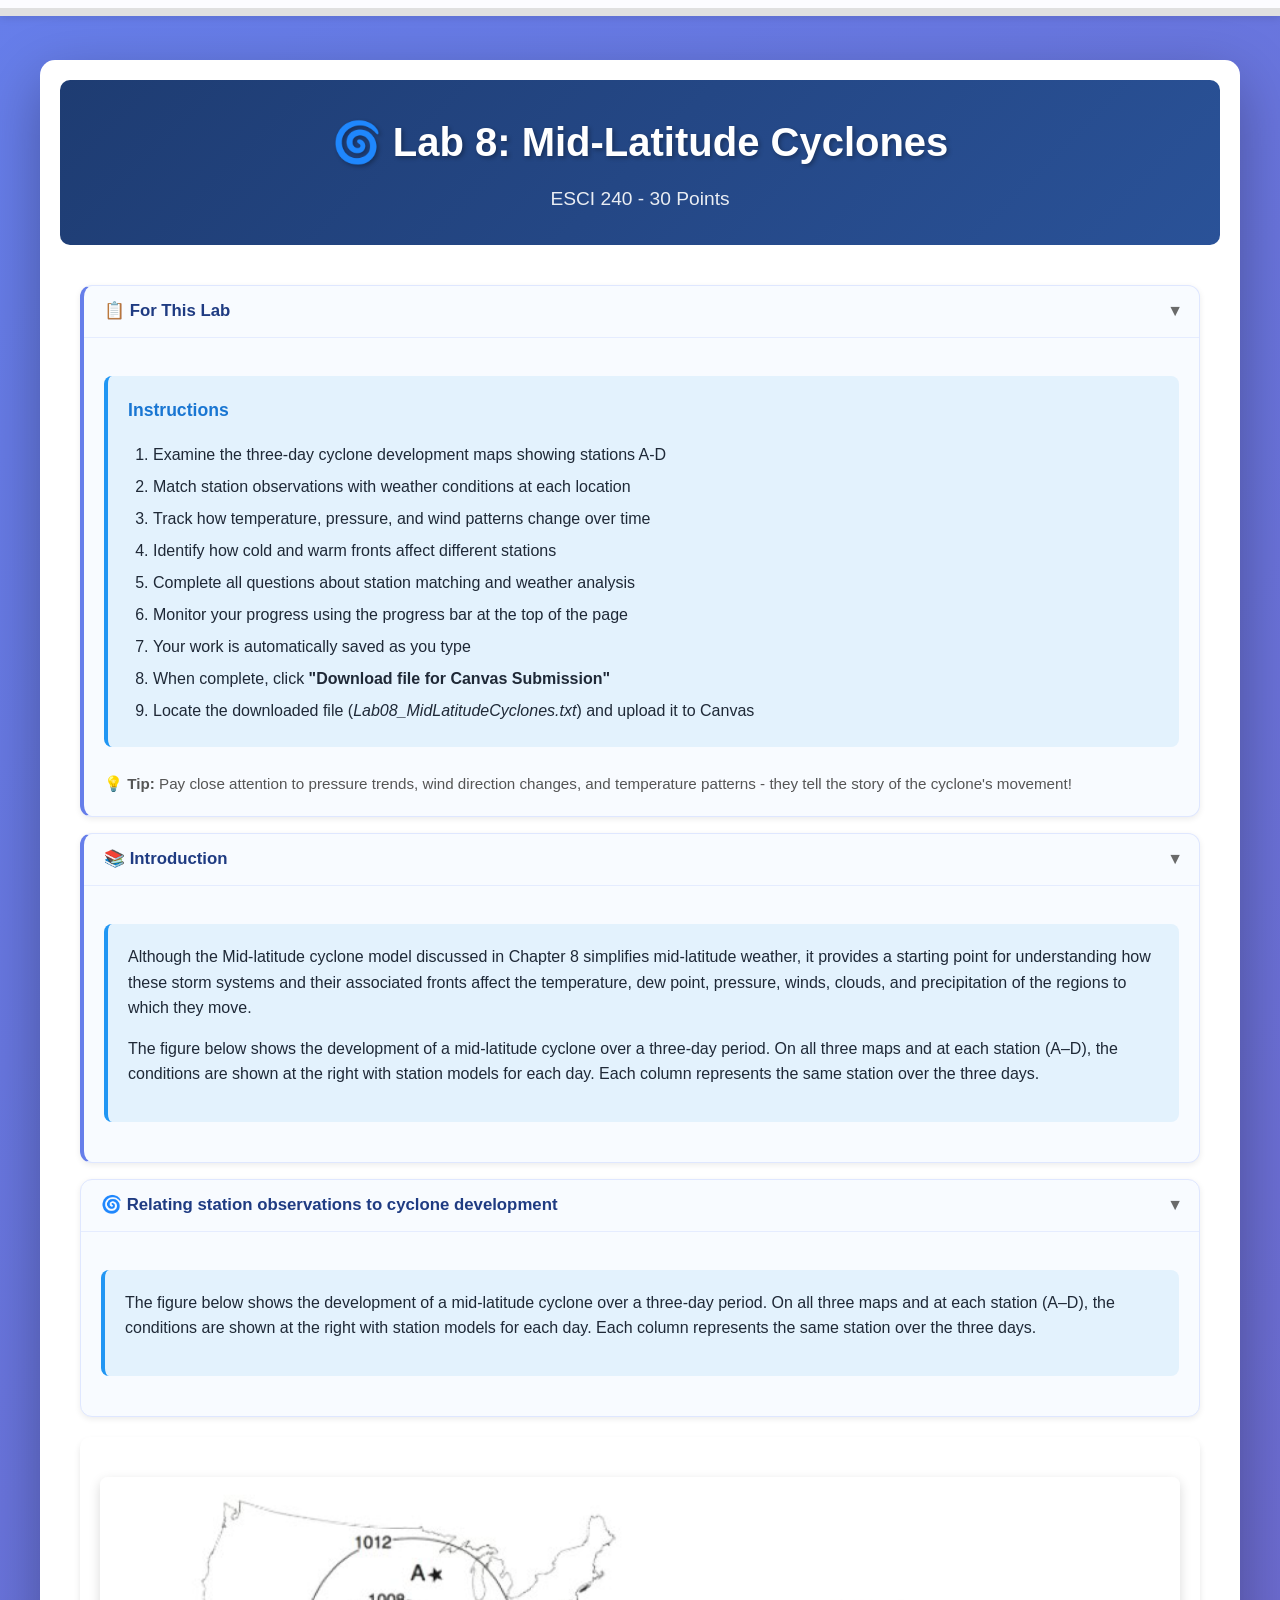
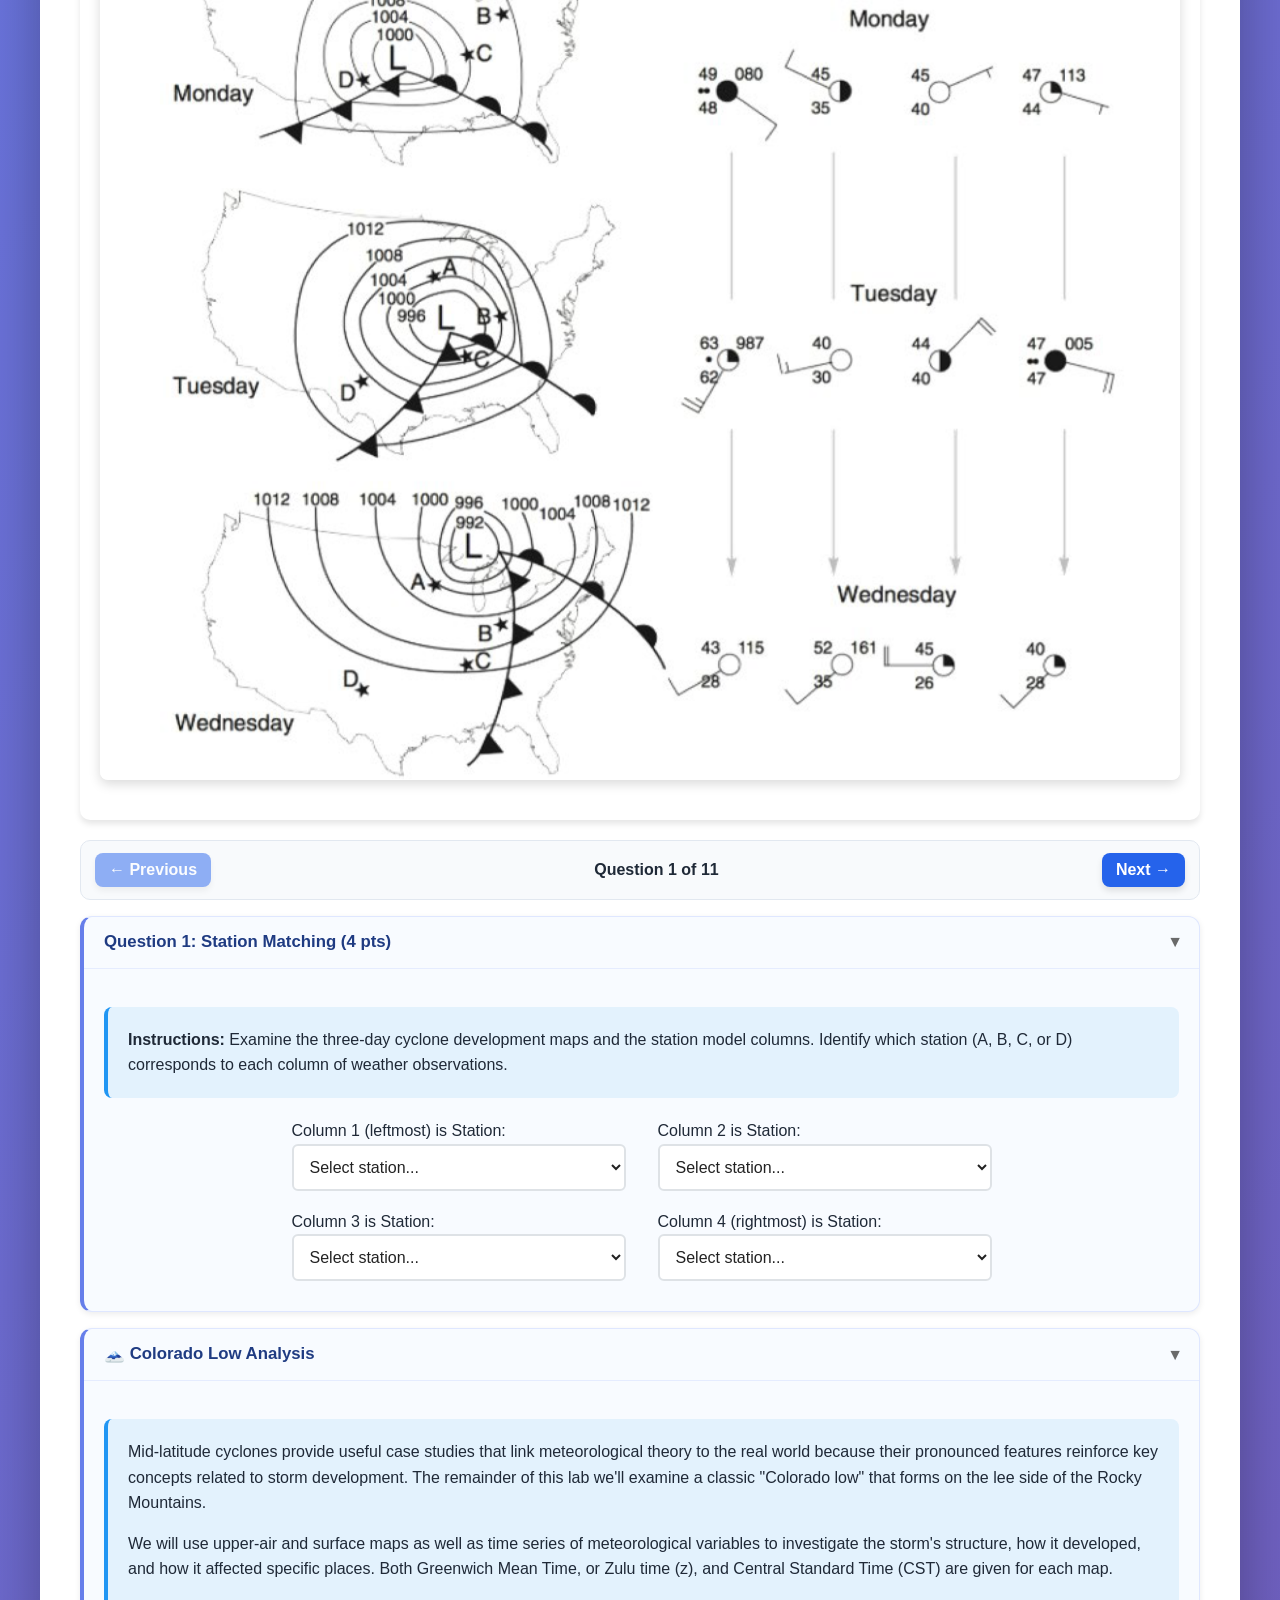
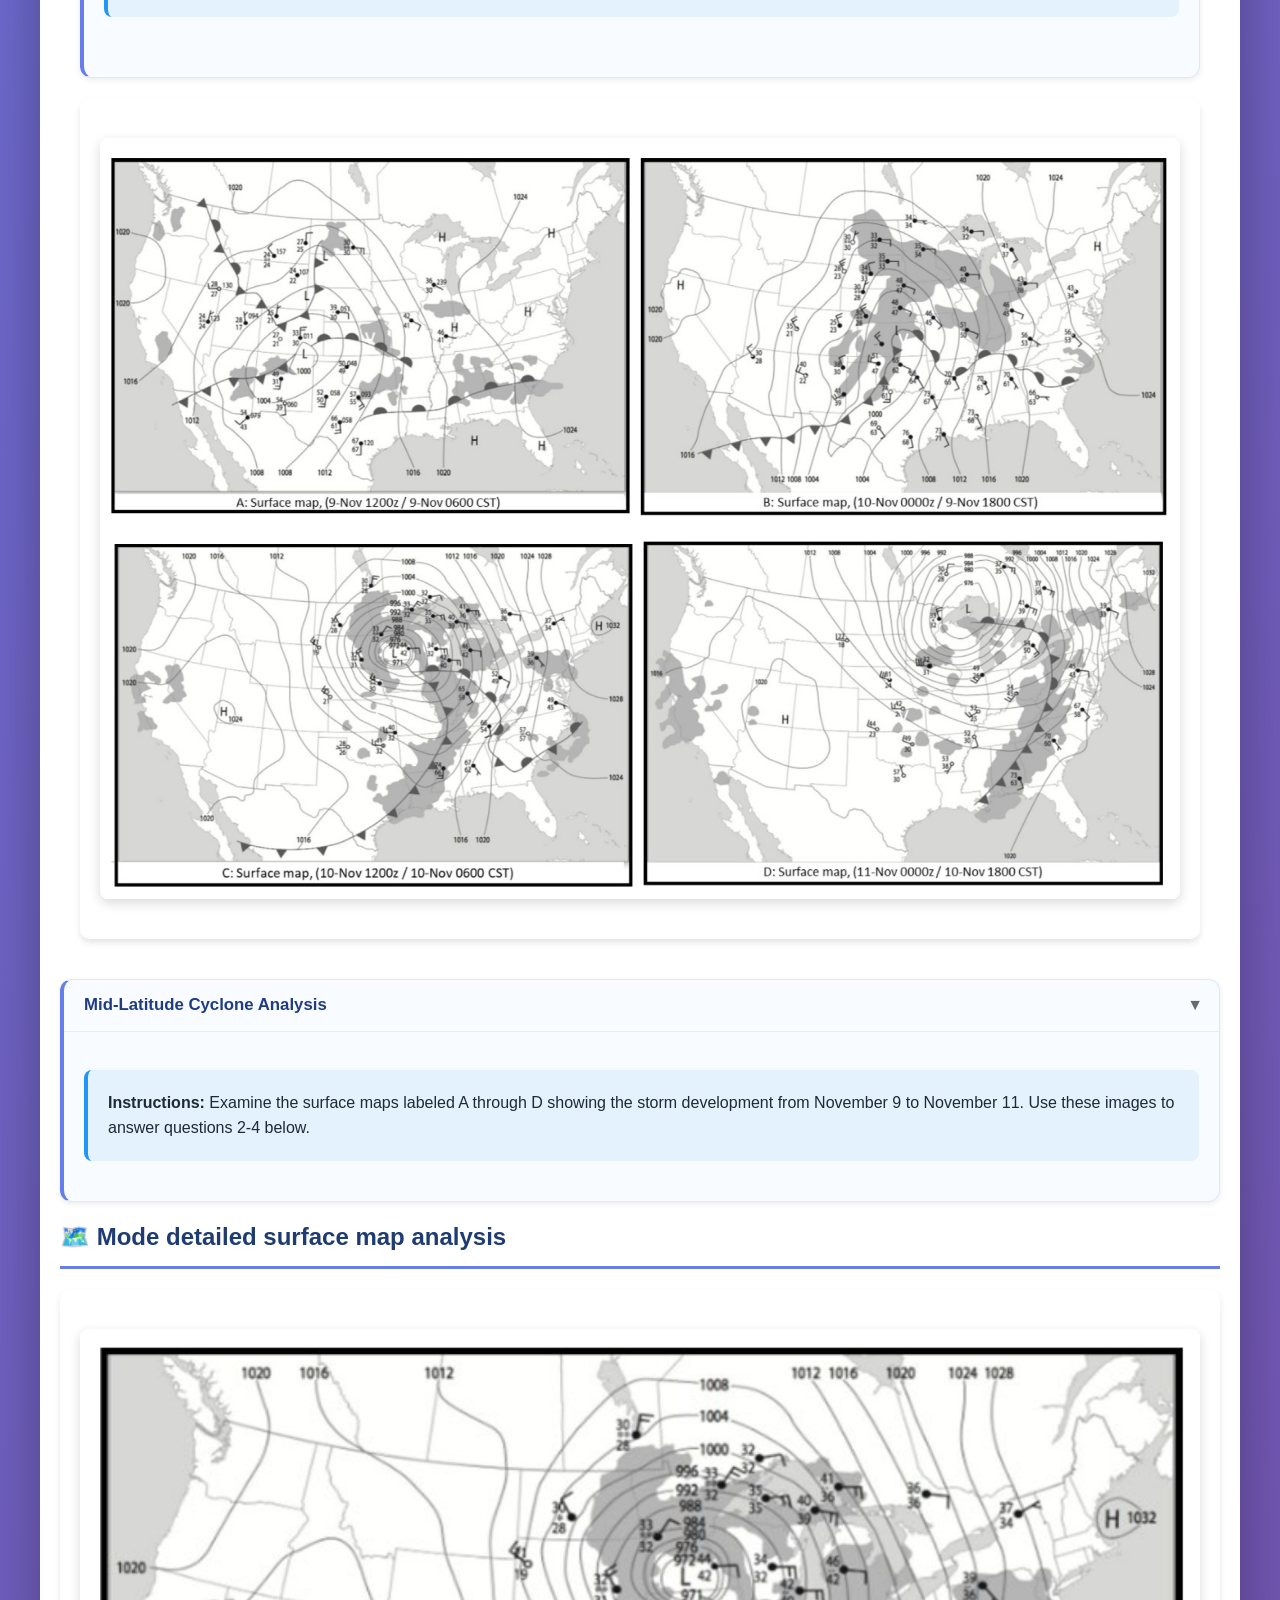
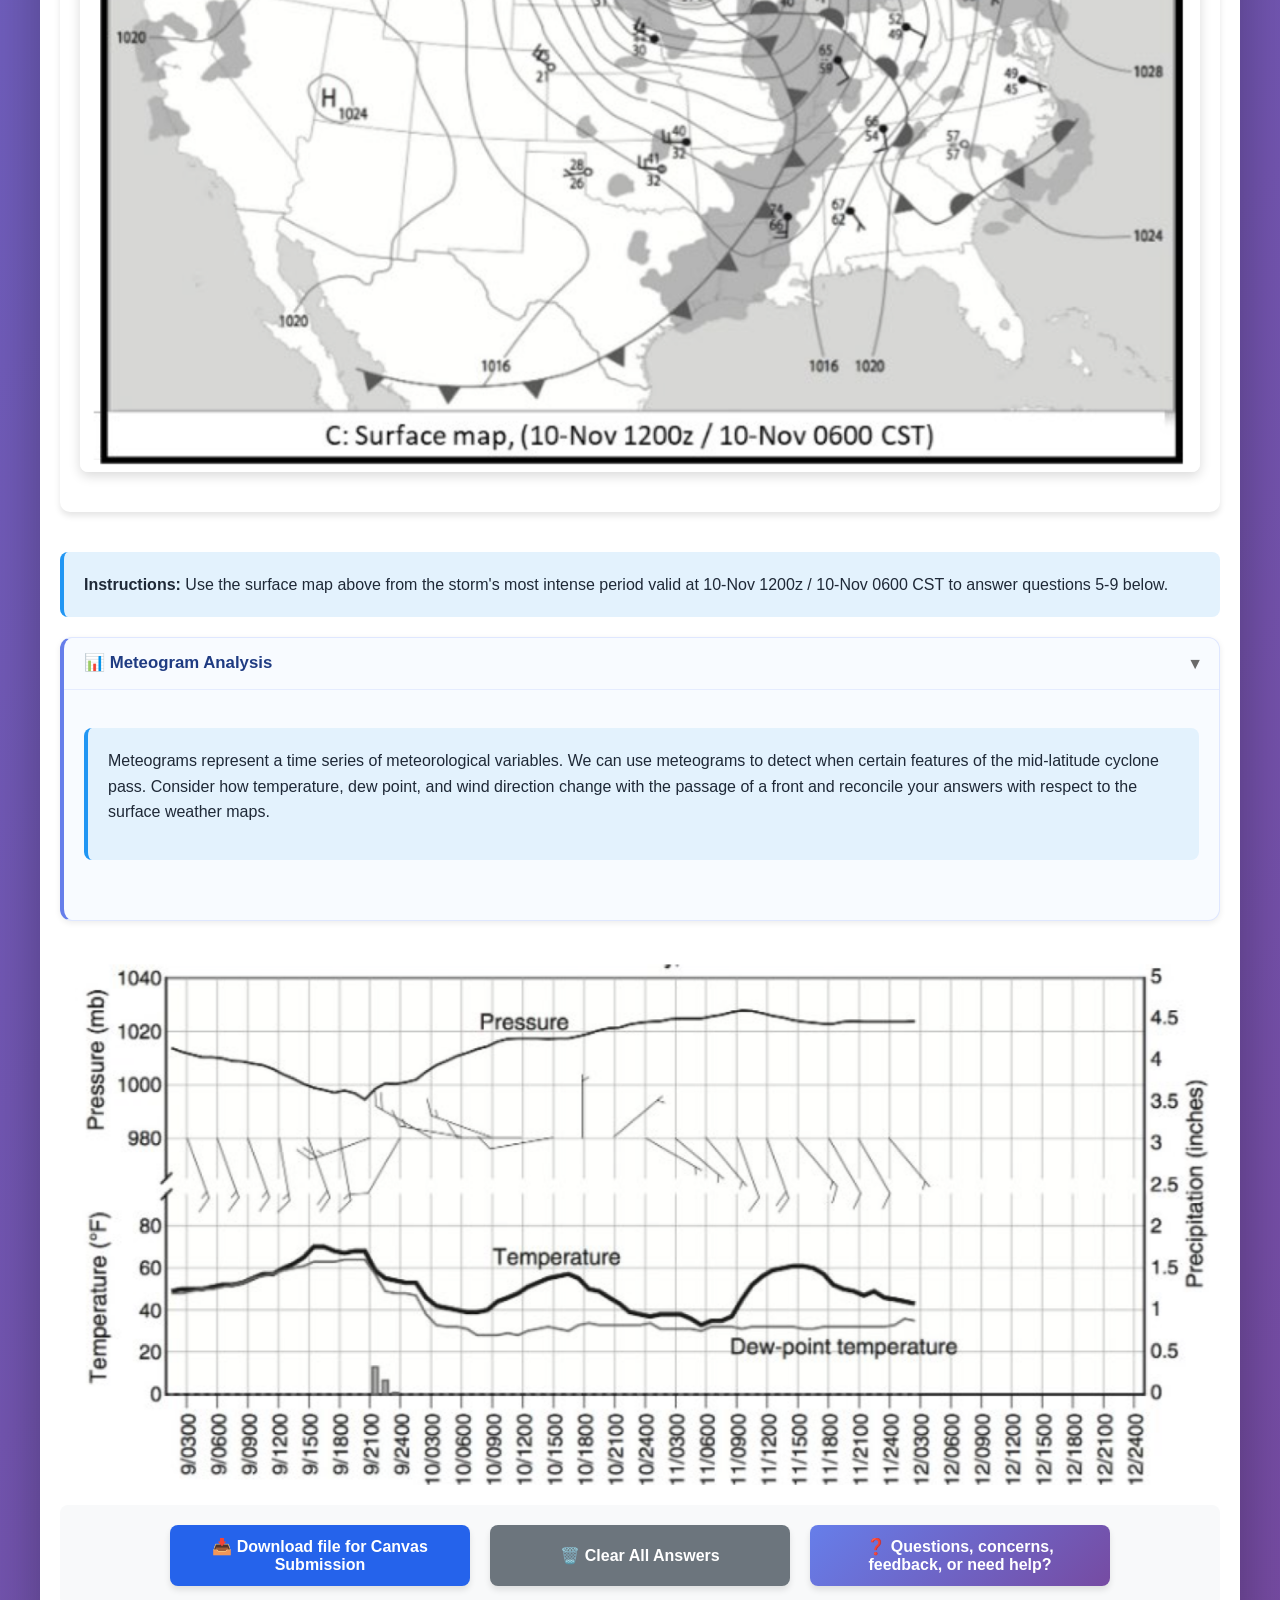
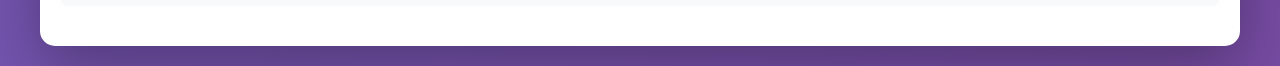
<file: web-components/lab08/index.html>
<!DOCTYPE html>
<html lang="en">
  <head>
    <meta charset="UTF-8" />
    <meta name="viewport" content="width=device-width, initial-scale=1.0" />
    <title>Lab 8: Mid-Latitude Cyclones</title>
    <link href="shared/styles/common.css" rel="stylesheet" />
    <link href="shared/styles/lab-styles.css" rel="stylesheet" />
  </head>

  <body>
    <div
      class="progress-indicator"
      style="
        position: fixed;
        top: 0;
        left: 0;
        right: 0;
        z-index: 1000;
        background: rgba(255, 255, 255, 0.98);
        box-shadow: 0 2px 8px rgba(0, 0, 0, 0.1);
        padding: 8px 0;
      "
    >
      <div
        class="progress-bar"
        style="width: 100%; height: 8px; background: #e0e0e0; overflow: hidden"
      >
        <div
          class="progress-fill"
          id="progressBar"
          style="
            height: 8px;
            background: linear-gradient(90deg, #667eea 0%, #764ba2 100%);
            width: 0%;
            transition: width 0.3s ease;
            display: block;
          "
        ></div>
      </div>
    </div>
    <div class="container">
      <div class="header">
        <h1>🌀 Lab 8: Mid-Latitude Cyclones</h1>
        <p class="subtitle">ESCI 240 - 30 Points</p>
      </div>
      <div class="content">
        <div class="collapsible-container stripe-indigo">
          <h2 class="collapsible-header">📋 For This Lab</h2>
          <div class="collapsible-content">
            <div
              class="info-box"
              style="
                background: #e3f2fd;
                border-left: 4px solid #2196f3;
                padding: 20px;
                border-radius: 8px;
                margin-bottom: 25px;
              "
            >
              <h3
                style="
                  margin-top: 0;
                  margin-bottom: 15px;
                  color: #1976d2;
                  font-size: 1.1em;
                "
              >
                Instructions
              </h3>
              <ol style="margin: 0; padding-left: 25px; line-height: 2">
                <li>
                  Examine the three-day cyclone development maps showing
                  stations A-D
                </li>
                <li>
                  Match station observations with weather conditions at each
                  location
                </li>
                <li>
                  Track how temperature, pressure, and wind patterns change over
                  time
                </li>
                <li>
                  Identify how cold and warm fronts affect different stations
                </li>
                <li>
                  Complete all questions about station matching and weather
                  analysis
                </li>
                <li>
                  Monitor your progress using the progress bar at the top of the
                  page
                </li>
                <li>Your work is automatically saved as you type</li>
                <li>
                  When complete, click
                  <strong>"Download file for Canvas Submission"</strong>
                </li>
                <li>
                  Locate the downloaded file
                  (<em>Lab08_MidLatitudeCyclones.txt</em>) and upload it to
                  Canvas
                </li>
              </ol>
            </div>
            <p
              style="
                margin-top: 15px;
                margin-bottom: 0;
                font-size: 0.95em;
                color: #555;
              "
            >
              💡 <strong>Tip:</strong> Pay close attention to pressure trends,
              wind direction changes, and temperature patterns - they tell the
              story of the cyclone's movement!
            </p>
          </div>
        </div>
        <div class="collapsible-container stripe-indigo">
          <h2 class="collapsible-header">📚 Introduction</h2>
          <div class="collapsible-content">
            <div class="intro-box">
              <p>
                Although the Mid-latitude cyclone model discussed in Chapter 8
                simplifies mid-latitude weather, it provides a starting point
                for understanding how these storm systems and their associated
                fronts affect the temperature, dew point, pressure, winds,
                clouds, and precipitation of the regions to which they move.
              </p>
              <p>
                The figure below shows the development of a mid-latitude cyclone
                over a three-day period. On all three maps and at each station
                (A–D), the conditions are shown at the right with station models
                for each day. Each column represents the same station over the
                three days.
              </p>
            </div>
          </div>
          <p></p>
        </div>

        <div class="collapsible-container" stripe-indigo>
          <h3 class="collapsible-header">
            🌀 Relating station observations to cyclone development
          </h3>
          <div class="collapsible-content">
            <section class="info-box">
              <p>
                The figure below shows the development of a mid-latitude cyclone
                over a three-day period. On all three maps and at each station
                (A–D), the conditions are shown at the right with station models
                for each day. Each column represents the same station over the
                three days.
              </p>
            </section>
          </div>
        </div>

        <div class="diagram-container">
          <img src="Fig1.PNG" alt="Types of Fronts" />
        </div>

        <div class="collapsible-container stripe-indigo">
          <h3 class="collapsible-header">
            Question 1: Station Matching (4 pts)
          </h3>
          <div class="collapsible-content">
            <div class="info-box">
              <strong>Instructions:</strong> Examine the three-day cyclone
              development maps and the station model columns. Identify which
              station (A, B, C, or D) corresponds to each column of weather
              observations.
            </div>
            <div class="q1-inline-answers">
              <div class="form-group">
                <label for="q1-col1">Column 1 (leftmost) is Station:</label
                ><select id="q1-col1" name="q1-col1">
                  <option value="">Select station...</option>
                  <option value="A">A</option>
                  <option value="B">B</option>
                  <option value="C">C</option>
                  <option value="D">D</option>
                </select>
              </div>
              <div class="form-group">
                <label for="q1-col2">Column 2 is Station:</label
                ><select id="q1-col2" name="q1-col2">
                  <option value="">Select station...</option>
                  <option value="A">A</option>
                  <option value="B">B</option>
                  <option value="C">C</option>
                  <option value="D">D</option>
                </select>
              </div>
              <div class="form-group">
                <label for="q1-col3">Column 3 is Station:</label
                ><select id="q1-col3" name="q1-col3">
                  <option value="">Select station...</option>
                  <option value="A">A</option>
                  <option value="B">B</option>
                  <option value="C">C</option>
                  <option value="D">D</option>
                </select>
              </div>
              <div class="form-group">
                <label for="q1-col4">Column 4 (rightmost) is Station:</label
                ><select id="q1-col4" name="q1-col4">
                  <option value="">Select station...</option>
                  <option value="A">A</option>
                  <option value="B">B</option>
                  <option value="C">C</option>
                  <option value="D">D</option>
                </select>
              </div>
            </div>
          </div>
        </div>

        <div class="collapsible-container stripe-indigo">
          <h2 class="collapsible-header">🗻 Colorado Low Analysis</h2>
          <div class="collapsible-content">
            <div class="section">
              <div class="info-box">
                <p>
                  Mid-latitude cyclones provide useful case studies that link
                  meteorological theory to the real world because their
                  pronounced features reinforce key concepts related to storm
                  development. The remainder of this lab we'll examine a classic
                  "Colorado low" that forms on the lee side of the Rocky
                  Mountains.
                </p>
                <p>
                  We will use upper-air and surface maps as well as time series
                  of meteorological variables to investigate the storm's
                  structure, how it developed, and how it affected specific
                  places. Both Greenwich Mean Time, or Zulu time (z), and
                  Central Standard Time (CST) are given for each map.
                </p>
              </div>
            </div>
          </div>
        </div>
         <div class="diagram-container">
        <img
          src="Fig2.PNG"
          id="mid-latitude-cyclone-evolution"
        />
        </div>
        </div>

        <div class="collapsible-container stripe-indigo">
          <h2 class="collapsible-header">Mid-Latitude Cyclone Analysis</h2>
          <div class="collapsible-content">
            <div class="info-box">
              <strong>Instructions:</strong> Examine the surface maps labeled A
              through D showing the storm development from November 9 to
              November 11. Use these images to answer questions 2-4 below.
            </div>
          </div>
        </div>

        <div class="collapsible-container stripe-indigo">
          <h3 class="collapsible-header" style="left: 1px">
            Question 2: Pressure Drop (2 pts)
          </h3>

          <div class="collapsible-content">
            <div class="form-group">
              <label for="q2-pressure"
                >How much did the pressure drop in the storm's center from
                November 9, 1200z (A), until November 10, 1200z (B)? (in
                millibars)</label
              ><input
                type="number"
                id="q2-pressure"
                name="q2-pressure"
                placeholder="Enter pressure drop in mb"
                step="1"
              />
            </div>
          </div>
        </div>
        <div class="collapsible-container stripe-indigo">
          <h3 class="collapsible-header">
            Question 3: Pressure Gradient Change (3 pts)
          </h3>
          <div class="collapsible-content">
            <div class="form-group">
              <label for="q3-gradient"
                >How did the surface pressure gradient in the Great Lakes region
                change during this 36-hour period?</label
              ><textarea
                id="q3-gradient"
                name="q3-gradient"
                rows="4"
                placeholder="Describe the changes in the pressure gradient..."
              ></textarea>
            </div>
          </div>
        </div>
        <div class="collapsible-container stripe-indigo">
          <h3 class="collapsible-header">
            Question 4: Wind Speed Response (3 pts)
          </h3>
          <div class="collapsible-content">
            <div class="form-group">
              <label for="q4-wind"
                >How did surface wind speed respond to this pressure gradient
                change? Did the wind speed increase or decrease?</label
              ><textarea
                id="q4-wind"
                name="q4-wind"
                rows="4"
                placeholder="Describe how wind speed changed and whether it increased or decreased..."
              ></textarea>
            </div>
          </div>
        </div>

        <div class="section">
          <h2>🗺️ Mode detailed surface map analysis</h2>
          
          <div class="diagram-container">
        <img
          src="Fig3.PNG"
          id="mid-latitude-cyclone-evolution"
        />
        </div>
          
        </div>
        <div class="info-box">
          <strong>Instructions:</strong> Use the surface map above from the
          storm's most intense period valid at 10-Nov 1200z / 10-Nov 0600 CST to
          answer questions 5-9 below.
        </div>
        <div class="collapsible-container stripe-indigo">
          <h3 class="collapsible-header">
            Question 5: Norwegian Cyclone Model (4 pts)
          </h3>
          <div class="collapsible-content">
            <p>
              Compare the observed cyclone evolution to the classic Norwegian
              cyclone model. Which stage best matches this storm in frame C
              above?
            </p>
            <div class="form-group">
              <select id="q5-model" name="q5-model">
                <option value="">Select stage...</option>
                <option value="incipient">Incipient / Frontal wave</option>
                <option value="mature">Mature cyclone</option>
                <option value="occluded">Occluded / Dissipating</option>
              </select>
            </div>
            <div class="form-group">
              <label for="q5-explain"
                >What similarities does this stage have with the classic model?
                Brief explanation (2-3 sentences):</label
              ><textarea
                id="q5-explain"
                name="q5-explain"
                rows="3"
                placeholder="Explain why this stage fits..."
              ></textarea>
            </div>
          </div>
        </div>

        <div class="collapsible-container stripe-indigo">
          <h3 class="collapsible-header">
            Question 6: Maritime Tropical Air Mass (4 pts)
          </h3>
          <div class="collapsible-content">
            <p>
              Examine the maritime tropical (mT) air mass on the map and
              identify the temperature and dew point ranges.
            </p>
            <div class="form-group">
              <label
                >What is the approximate temperature range in maritime tropical
                air mass?</label
              >
              <div class="inline-inputs">
                <input
                  type="number"
                  id="q6-temp-from"
                  name="q6-temp-from"
                  placeholder="From"
                  step="1"
                /><span>to</span
                ><input
                  type="number"
                  id="q6-temp-to"
                  name="q6-temp-to"
                  placeholder="To"
                  step="1"
                /><span class="unit-label">degrees F</span>
              </div>
            </div>
            <div class="form-group">
              <label
                >What is the approximate dew point range in maritime tropical
                air mass?</label
              >
              <div class="inline-inputs">
                <input
                  type="number"
                  id="q6-dewpt-from"
                  name="q6-dewpt-from"
                  placeholder="From"
                  step="1"
                /><span>to</span
                ><input
                  type="number"
                  id="q6-dewpt-to"
                  name="q6-dewpt-to"
                  placeholder="To"
                  step="1"
                /><span class="unit-label">degrees F</span>
              </div>
            </div>
          </div>
        </div>
        <div class="collapsible-container stripe-indigo">
          <h3 class="collapsible-header">
            Question 7: Wind Direction in mT Air Mass (2 pts)
          </h3>
          <div class="collapsible-content">
            <div class="form-group">
              <label for="q7-wind-dir"
                >What is the most common wind direction in the maritime tropical
                (mT) air mass?</label
              ><select id="q7-wind-dir" name="q7-wind-dir">
                <option value="">Select direction...</option>
                <option value="N">N</option>
                <option value="NE">NE</option>
                <option value="E">E</option>
                <option value="SE">SE</option>
                <option value="S">S</option>
                <option value="SW">SW</option>
                <option value="W">W</option>
                <option value="NW">NW</option>
              </select>
            </div>
          </div>
        </div>
        <div class="collapsible-container stripe-indigo">
          <h3 class="collapsible-header">
            Question 8: Continental Polar Air Mass (2 pts)
          </h3>
          <div class="collapsible-content">
            <div class="form-group">
              <label for="q8-temp-diff"
                >Compared to the mT air mass, temperatures were about how many
                degrees lower in the cP air mass?</label
              ><input
                type="number"
                id="q8-temp-diff"
                name="q8-temp-diff"
                placeholder="Enter the number of degrees lower"
                step="1"
              />
            </div>
            <div class="form-group">
              <label for="q8-dewpt-diff"
                >Compared to the mT air mass, dew points were about how many
                degrees lower in the cP air mass?</label
              ><input
                type="number"
                id="q8-dewpt-diff"
                name="q8-dewpt-diff"
                placeholder="Enter the number of degrees lower"
                step="1"
              />
            </div>
          </div>
        </div>
        <div class="collapsible-container stripe-indigo">
          <h3 class="collapsible-header">
            Question 9: Wind Differences Across Cold Front (2 pts)
          </h3>
          <div class="collapsible-content">
            <div class="form-group">
              <label for="q9-wind-diff"
                >Describe the differences in wind speed and direction between
                the eastern and western sides of the cold front:</label
              ><textarea
                id="q9-wind-diff"
                name="q9-wind-diff"
                rows="4"
                placeholder="Describe wind speed and direction differences..."
              ></textarea>
            </div>
          </div>
        </div>
        <div class="collapsible-container stripe-indigo">
          <h2 class="collapsible-header">📊 Meteogram Analysis</h2>
          <div class="collapsible-content">
            <div class="section">
              <div class="info-box">
                <p>
                  Meteograms represent a time series of meteorological
                  variables. We can use meteograms to detect when certain
                  features of the mid-latitude cyclone pass. Consider how
                  temperature, dew point, and wind direction change with the
                  passage of a front and reconcile your answers with respect to
                  the surface weather maps.
                </p>
              </div>
            </div>
          </div>
        </div>
        <p>
          <img
            src="Fig4.PNG"
            width="100%"
            style="display: block; margin: 0 auto"
            alt="Atmospheric Pressure Curves"
            id="mid-latitude-cyclone-evolution"
          />
        </p>
        <div class="collapsible-container stripe-indigo">
          <h3 class="collapsible-header">
            Question 10: Cold Front Passage (2 pts)
          </h3>
          <div class="collapsible-content">
            <p>
              Examine the meteogram above and determine when the cold front
              passed through the city.
            </p>
            <div class="form-group">
              <label>Cold front passage date and time:</label>
              <div class="inline-inputs">
                <input
                  type="number"
                  id="q10-month"
                  name="q10-month"
                  placeholder="Mnth"
                  min="1"
                  max="12"
                  step="1"
                /><span>/</span
                ><input
                  type="number"
                  id="q10-day"
                  name="q10-day"
                  placeholder="Day"
                  min="1"
                  max="31"
                  step="1"
                />
              </div>
            </div>
          </div>
        </div>
        <div class="collapsible-container stripe-indigo">
          <h3 class="collapsible-header">
            Question 11: Wind Direction Change (2 pts)
          </h3>
          <div class="collapsible-content">
            <p>
              In the meteogram above, examine how the wind direction changed
              after the cold front passage.
            </p>
            <div class="form-group">
              <label>How did the wind direction change:</label>
              <div class="inline-inputs">
                <span>The winds went from</span
                ><input
                  type="text"
                  id="q11-from"
                  name="q11-from"
                  placeholder="Initial direction"
                  style="width: 120px"
                /><span>to</span
                ><input
                  type="text"
                  id="q11-to"
                  name="q11-to"
                  placeholder="Final direction"
                  style="width: 120px"
                />
              </div>
            </div>
          </div>
        </div>
        <div
          class="button-container"
          style="
            display: flex;
            justify-content: center;
            gap: 20px;
            margin: 20px 0;
            flex-wrap: wrap;
          "
        >
          <button
            id="exportBtn"
            class="export-button"
            style="flex: 1; max-width: 300px"
          >
            📥 Download file for Canvas Submission</button
          ><button
            class="btn-clear"
            onclick="clearForm()"
            style="flex: 1; max-width: 300px"
          >
            🗑️ Clear All Answers</button
          ><button
            type="button"
            class="help-btn"
            onclick="window.location.href='mailto:JMartinelli@peru.edu?subject=Lab 8 - Question/Feedback&body=Hi Dr. M,%0D%0A%0D%0AI have a question about Lab 8:%0D%0A%0D%0A'"
            style="
              flex: 1;
              max-width: 300px;
              background: linear-gradient(135deg, #667eea 0%, #764ba2 100%);
              color: white;
              padding: 12px 24px;
              border: none;
              border-radius: 8px;
              cursor: pointer;
              font-size: 1em;
              font-weight: 600;
              transition: transform 0.2s, box-shadow 0.2s;
            "
            onmouseover="this.style.transform='translateY(-2px)'; this.style.boxShadow='0 8px 16px rgba(102,126,234,0.4)'"
            onmouseout="this.style.transform='translateY(0)'; this.style.boxShadow='0 4px 8px rgba(0,0,0,0.1)';"
          >
            ❓ Questions, concerns, feedback, or need help?
          </button>
        </div>
        <div
          id="exportStatus"
          class="export-status"
          style="text-align: center; margin-top: 8px"
        ></div>
      </div>
    </div>
    <script src="./shared/utils/question-pager.js"></script>
    <script src="lab08-main.js"></script>
  </body>
</html>
</file>
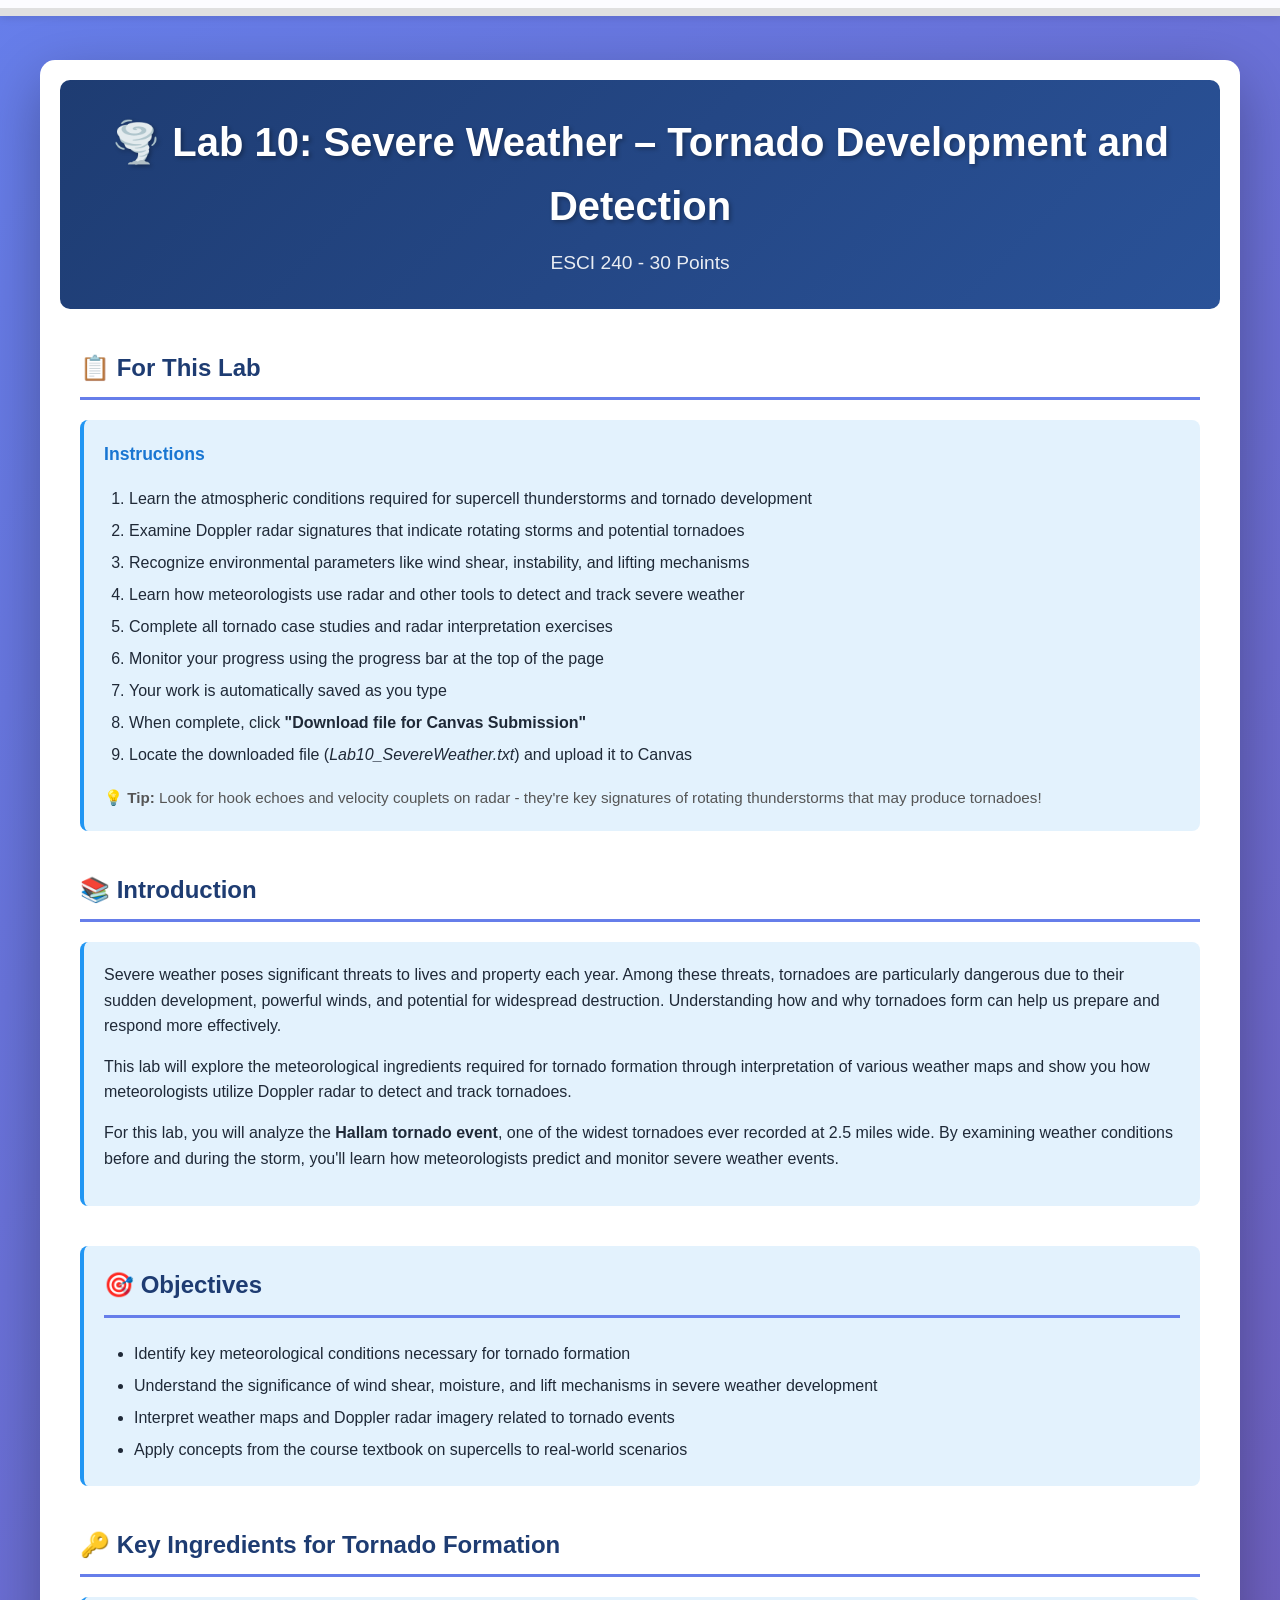
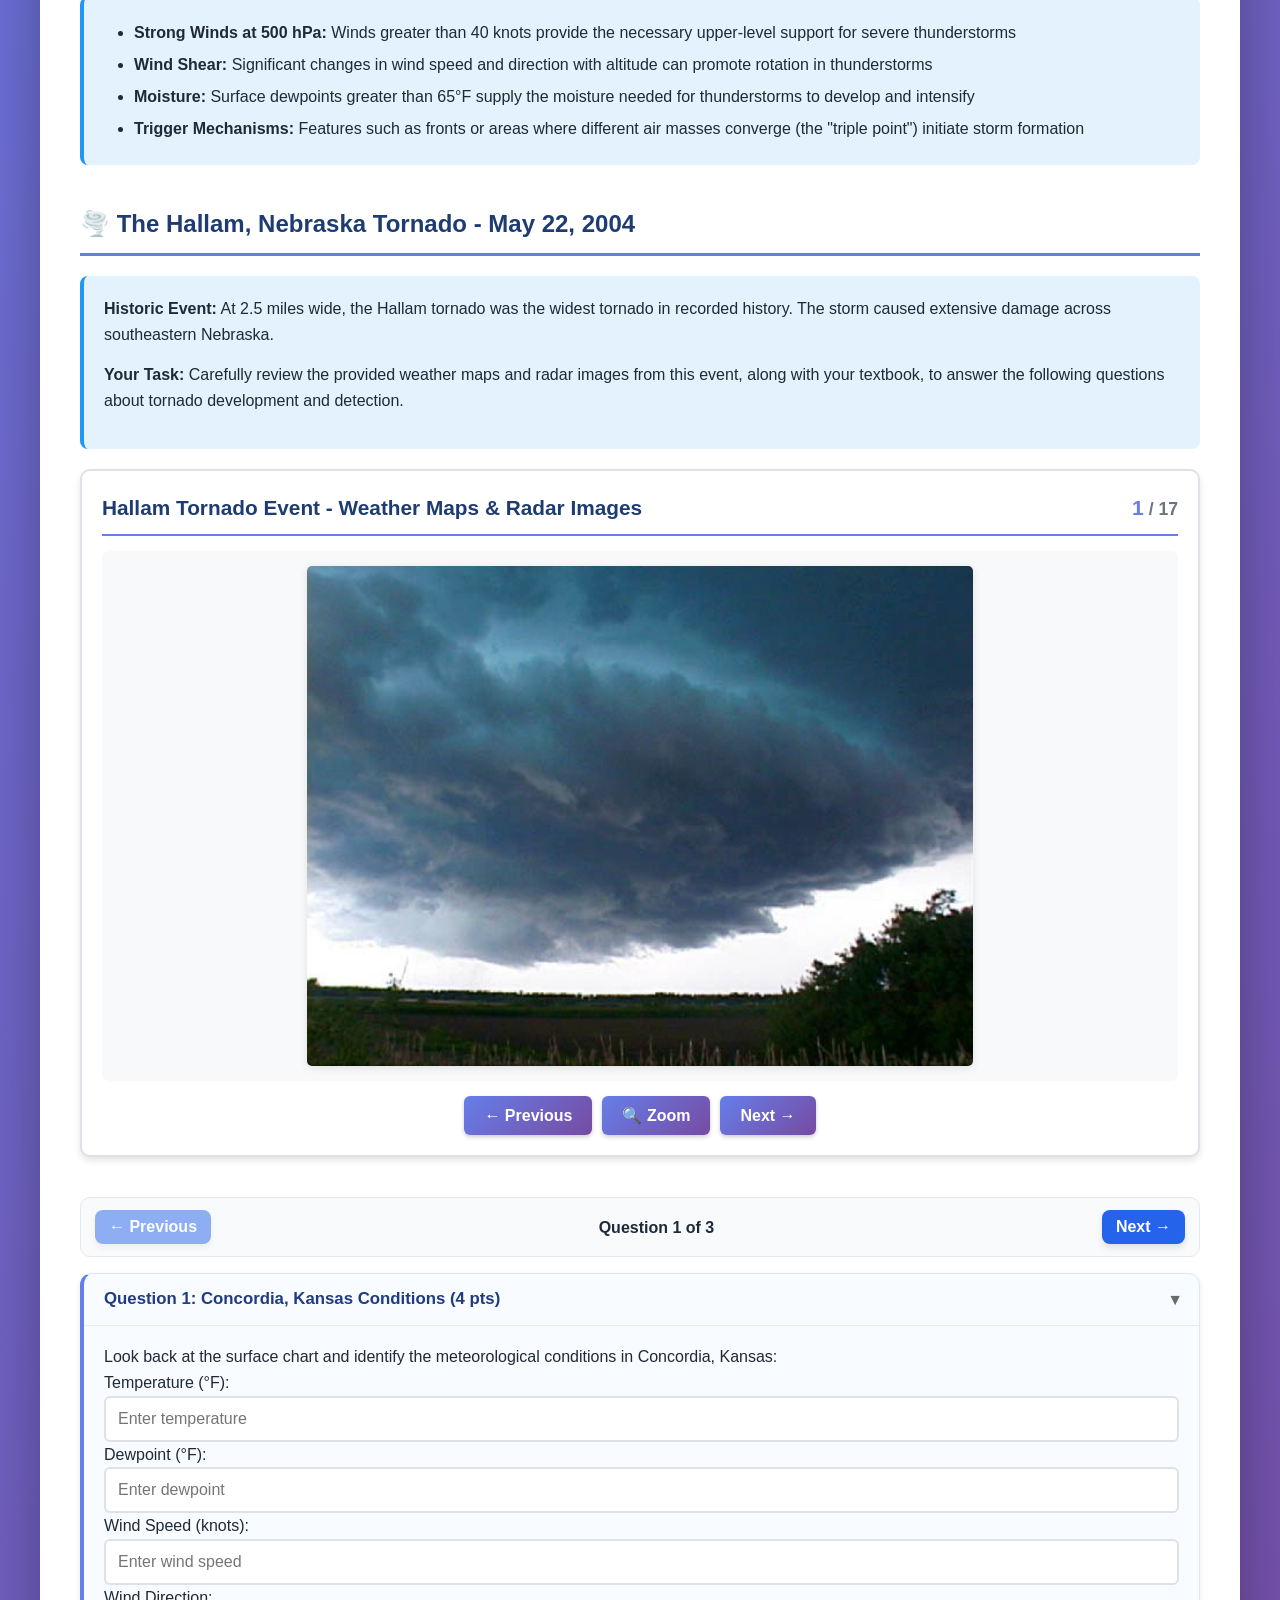
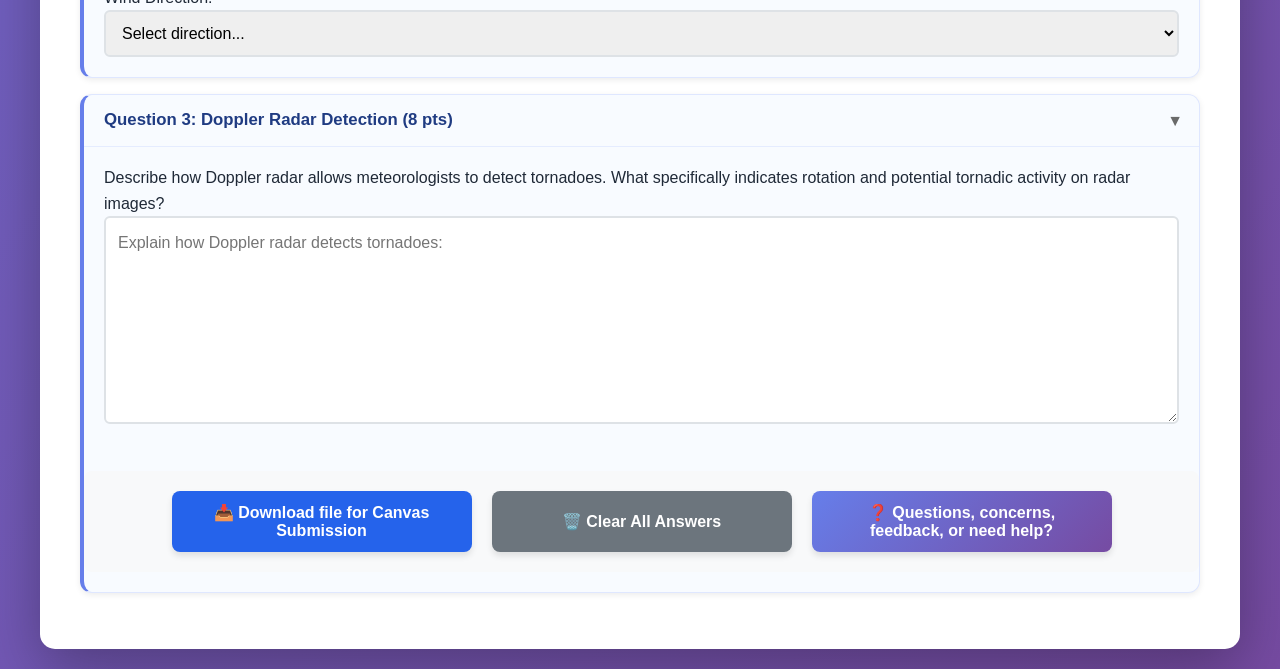
<file: web-components/lab10/index.html>
<!DOCTYPE html>
<html lang="en">
  <head>
    <meta charset="UTF-8" />
    <meta name="viewport" content="width=device-width, initial-scale=1.0" />
    <title>Lab 10: Severe Weather – Tornado Development and Detection</title>
    <link href="shared/styles/common.css" rel="stylesheet" />
    <link href="shared/styles/lab-styles.css" rel="stylesheet" />
  </head>
  <body>
    <div
      class="progress-indicator"
      style="
        position: fixed;
        top: 0;
        left: 0;
        right: 0;
        z-index: 1000;
        background: rgba(255, 255, 255, 0.98);
        box-shadow: 0 2px 8px rgba(0, 0, 0, 0.1);
        padding: 8px 0;
      "
    >
      <div
        class="progress-bar"
        style="width: 100%; height: 8px; background: #e0e0e0; overflow: hidden"
      >
        <div
          class="progress-fill"
          id="progressBar"
          style="
            height: 8px;
            background: linear-gradient(90deg, #667eea 0%, #764ba2 100%);
            width: 0%;
            transition: width 0.3s ease;
            display: block;
          "
        ></div>
      </div>
    </div>

    <div class="container">
      <div class="header">
        <h1>🌪️ Lab 10: Severe Weather – Tornado Development and Detection</h1>
        <p class="subtitle">ESCI 240 - 30 Points</p>
      </div>

      <div class="content">
        <!-- For This Lab Section -->
        <div class="section">
          <h2>📋 For This Lab</h2>
          <div
            class="info-box"
            style="
              background: #e3f2fd;
              border-left: 4px solid #2196f3;
              padding: 20px;
              border-radius: 8px;
              margin-bottom: 25px;
            "
          >
            <h3
              style="
                margin-top: 0;
                margin-bottom: 15px;
                color: #1976d2;
                font-size: 1.1em;
              "
            >
              Instructions
            </h3>
            <ol style="margin: 0; padding-left: 25px; line-height: 2">
              <li>
                Learn the atmospheric conditions required for supercell
                thunderstorms and tornado development
              </li>
              <li>
                Examine Doppler radar signatures that indicate rotating storms
                and potential tornadoes
              </li>
              <li>
                Recognize environmental parameters like wind shear, instability,
                and lifting mechanisms
              </li>
              <li>
                Learn how meteorologists use radar and other tools to detect and
                track severe weather
              </li>
              <li>
                Complete all tornado case studies and radar interpretation
                exercises
              </li>
              <li>
                Monitor your progress using the progress bar at the top of the
                page
              </li>
              <li>Your work is automatically saved as you type</li>
              <li>
                When complete, click
                <strong>"Download file for Canvas Submission"</strong>
              </li>
              <li>
                Locate the downloaded file (<em>Lab10_SevereWeather.txt</em>)
                and upload it to Canvas
              </li>
            </ol>
            <p
              style="
                margin-top: 15px;
                margin-bottom: 0;
                font-size: 0.95em;
                color: #555;
              "
            >
              💡 <strong>Tip:</strong> Look for hook echoes and velocity
              couplets on radar - they're key signatures of rotating
              thunderstorms that may produce tornadoes!
            </p>
          </div>
        </div>

        <!-- Introduction Section -->
        <div class="section">
          <h2>📚 Introduction</h2>
          <div class="intro-box">
            <p>
              Severe weather poses significant threats to lives and property
              each year. Among these threats, tornadoes are particularly
              dangerous due to their sudden development, powerful winds, and
              potential for widespread destruction. Understanding how and why
              tornadoes form can help us prepare and respond more effectively.
            </p>

            <p>
              This lab will explore the meteorological ingredients required for
              tornado formation through interpretation of various weather maps
              and show you how meteorologists utilize Doppler radar to detect
              and track tornadoes.
            </p>

            <p>
              For this lab, you will analyze the
              <strong>Hallam tornado event</strong>, one of the widest tornadoes
              ever recorded at 2.5 miles wide. By examining weather conditions
              before and during the storm, you'll learn how meteorologists
              predict and monitor severe weather events.
            </p>
          </div>
        </div>

        <!-- Objectives -->
        <div class="section">
          <div class="intro-box">
            <h2>🎯 Objectives</h2>
            <ul>
              <li>
                Identify key meteorological conditions necessary for tornado
                formation
              </li>
              <li>
                Understand the significance of wind shear, moisture, and lift
                mechanisms in severe weather development
              </li>
              <li>
                Interpret weather maps and Doppler radar imagery related to
                tornado events
              </li>
              <li>
                Apply concepts from the course textbook on supercells to
                real-world scenarios
              </li>
            </ul>
          </div>
        </div>

        <!-- Key Ingredients -->
        <div class="section">
          <h2>🔑 Key Ingredients for Tornado Formation</h2>
          <div class="info-box">
            <ul>
              <li>
                <strong>Strong Winds at 500 hPa:</strong> Winds greater than 40
                knots provide the necessary upper-level support for severe
                thunderstorms
              </li>
              <li>
                <strong>Wind Shear:</strong> Significant changes in wind speed
                and direction with altitude can promote rotation in
                thunderstorms
              </li>
              <li>
                <strong>Moisture:</strong> Surface dewpoints greater than 65°F
                supply the moisture needed for thunderstorms to develop and
                intensify
              </li>
              <li>
                <strong>Trigger Mechanisms:</strong> Features such as fronts or
                areas where different air masses converge (the "triple point")
                initiate storm formation
              </li>
            </ul>
          </div>
        </div>

        <!-- Hallam Tornado Context -->
        <div class="section">
          <h2>🌪️ The Hallam, Nebraska Tornado - May 22, 2004</h2>
          <div class="info-box">
            <p>
              <strong>Historic Event:</strong> At 2.5 miles wide, the Hallam
              tornado was the widest tornado in recorded history. The storm
              caused extensive damage across southeastern Nebraska.
            </p>

            <p>
              <strong>Your Task:</strong> Carefully review the provided weather
              maps and radar images from this event, along with your textbook,
              to answer the following questions about tornado development and
              detection.
            </p>
          </div>

          <!-- Weather Analysis Images -->
          <image-looper
            title="Hallam Tornado Event - Weather Maps & Radar Images"
            images="Lab 10 ESCI 240 - Severe WeatherV2_Page_01_Image_0001.png, Lab 10 ESCI 240 - Severe WeatherV2_Page_03_Image_0001.png, Lab 10 ESCI 240 - Severe WeatherV2_Page_04_Image_0001.png, Lab 10 ESCI 240 - Severe WeatherV2_Page_05_Image_0001.png, Lab 10 ESCI 240 - Severe WeatherV2_Page_06_Image_0001.png, Lab 10 ESCI 240 - Severe WeatherV2_Page_07_Image_0001.png, Lab 10 ESCI 240 - Severe WeatherV2_Page_08_Image_0001.png, Lab 10 ESCI 240 - Severe WeatherV2_Page_09_Image_0001.png, Lab 10 ESCI 240 - Severe WeatherV2_Page_10_Image_0001.png, Lab 10 ESCI 240 - Severe WeatherV2_Page_11_Image_0001.png, Lab 10 ESCI 240 - Severe WeatherV2_Page_12_Image_0001.png, Lab 10 ESCI 240 - Severe WeatherV2_Page_13_Image_0001.png, Lab 10 ESCI 240 - Severe WeatherV2_Page_14_Image_0001.png, Lab 10 ESCI 240 - Severe WeatherV2_Page_15_Image_0001.png, Lab 10 ESCI 240 - Severe WeatherV2_Page_16_Image_0001.png, Lab 10 ESCI 240 - Severe WeatherV2_Page_17_Image_0001.png, Lab 10 ESCI 240 - Severe WeatherV2_Page_18_Image_0001.png"
          >
          </image-looper>
        </div>

        <!-- Question 1 -->
        <div class="collapsible-container stripe-indigo">
          <h3 class="collapsible-header">
            Question 1: Concordia, Kansas Conditions (4 pts)
          </h3>
          <div class="collapsible-content">
            <p>
              Look back at the surface chart and identify the meteorological
              conditions in Concordia, Kansas:
            </p>
            <div class="form-group">
              <label for="q1-temp">Temperature (°F):</label>
              <input
                type="number"
                id="q1-temp"
                name="q1-temp"
                placeholder="Enter temperature"
                step="1"
              />
            </div>
            <div class="form-group">
              <label for="q1-dewpt">Dewpoint (°F):</label>
              <input
                type="number"
                id="q1-dewpt"
                name="q1-dewpt"
                placeholder="Enter dewpoint"
                step="1"
              />
            </div>
            <div class="form-group">
              <label for="q1-windspd">Wind Speed (knots):</label>
              <input
                type="number"
                id="q1-windspd"
                name="q1-windspd"
                placeholder="Enter wind speed"
                step="1"
              />
            </div>
            <div class="form-group">
              <label for="q1-winddir">Wind Direction:</label>
              <select id="q1-winddir" name="q1-winddir">
                <option value="">Select direction...</option>
                <option value="N">N (North)</option>
                <option value="S">S (South)</option>
                <option value="E">E (East)</option>
                <option value="W">W (West)</option>
                <option value="NE">NE (Northeast)</option>
                <option value="NW">NW (Northwest)</option>
                <option value="SE">SE (Southeast)</option>
                <option value="SW">SW (Southwest)</option>
              </select>
            </div>
          </div>
        </div>

        <!-- Question 2 -->
        
        <div class="collapsible-container stripe-indigo">
          <h3 class="collapsible-header">
            Question 2: Rapid Storm Development (10 pts)
          </h3>
          <div class="collapsible-content">
            <p>
              Using your textbook, explain why the storm that produced the
              Hallam tornado developed so rapidly. Consider supercell dynamics
              and atmospheric conditions present at the time.
            </p>
            <div class="form-group">
              <textarea
                id="q2-explain"
                name="q2-explain"
                rows="8"
                placeholder="Discuss the meteorological ingredients that contributed to rapid storm development--reference your textbook..."
              ></textarea>
            </div>
          </div>
        </div>

        <!-- Question 3 -->
        <div class="collapsible-container stripe-indigo">
          <h3 class="collapsible-header">
            Question 3: Doppler Radar Detection (8 pts)
          </h3>
          <div class="collapsible-content">
            <p>
              Describe how Doppler radar allows meteorologists to detect
              tornadoes. What specifically indicates rotation and potential
              tornadic activity on radar images?
            </p>
            <div class="form-group">
              <textarea id="q3-doppler" name="q3-doppler" rows="7"
              placeholder="Explain how Doppler radar detects tornadoes:"
            ></textarea>  
          </div>
        </div>

        <!-- Question 4 -->
        <div class="collapsible-container stripe-indigo">
          <h3 class="collapsible-header">
            Question 4: Storm Dissipation in Kansas (8 pts)
          </h3>
          <div class="collapsible-content">
            <p>
              Examine the satellite imagery carefully. Several storms in central
              Kansas attempted to develop but dissipated quickly. Provide an
              explanation for why these storms never intensified into severe
              storms.
            </p>
            <div class="info-box">
              <p>
                <strong>Hint:</strong> Multiple correct answers are possible.
                Consider atmospheric conditions, wind shear, moisture
                availability, cap strength, and other factors that may have
                prevented storm development. Justify your reasoning clearly.
              </p>
            </div>
            <div class="form-group">
              <textarea
                id="q4-dissipation"
                name="q4-dissipation"
                rows="7"
                placeholder="Explain why storms in central Kansas failed to develop into severe storms:"
              ></textarea>
            </div>
          </div>
        </div>

        <!-- Export Section -->
        <div
          class="button-container"
          style="
            display: flex;
            justify-content: center;
            gap: 20px;
            margin: 20px 0;
            flex-wrap: wrap;
          "
        >
          <button
            id="exportBtn"
            class="export-button"
            style="flex: 1; max-width: 300px"
          >
            📥 Download file for Canvas Submission
          </button>
          <button
            class="btn-clear"
            onclick="clearForm()"
            style="flex: 1; max-width: 300px"
          >
            🗑️ Clear All Answers
          </button>
          <button
            type="button"
            class="help-btn"
            onclick="window.location.href='mailto:JMartinelli@peru.edu?subject=Lab 10 - Question/Feedback&body=Hi Dr. M,%0D%0A%0D%0AI have a question about Lab 10:%0D%0A%0D%0A'"
            style="
              flex: 1;
              max-width: 300px;
              background: linear-gradient(135deg, #667eea 0%, #764ba2 100%);
              color: white;
              padding: 12px 24px;
              border: none;
              border-radius: 8px;
              cursor: pointer;
              font-size: 1em;
              font-weight: 600;
              transition: transform 0.2s, box-shadow 0.2s;
            "
            onmouseover="this.style.transform='translateY(-2px)'; this.style.boxShadow='0 8px 16px rgba(102, 126, 234, 0.4)'"
            onmouseout="this.style.transform='translateY(0)'; this.style.boxShadow='0 4px 8px rgba(0, 0, 0, 0.1)'"
          >
            ❓ Questions, concerns, feedback, or need help?
          </button>
        </div>
        <div id="exportStatus" class="export-status"></div>
      </div>
    </div>

    <script src="./shared/utils/question-pager.js"></script>
    <script src="./shared/utils/form-exporter.js"></script>
    <script src="./shared/components/image-looper.js"></script>
    <script src="lab10-main.js"></script>
  </body>
</html>
</file>
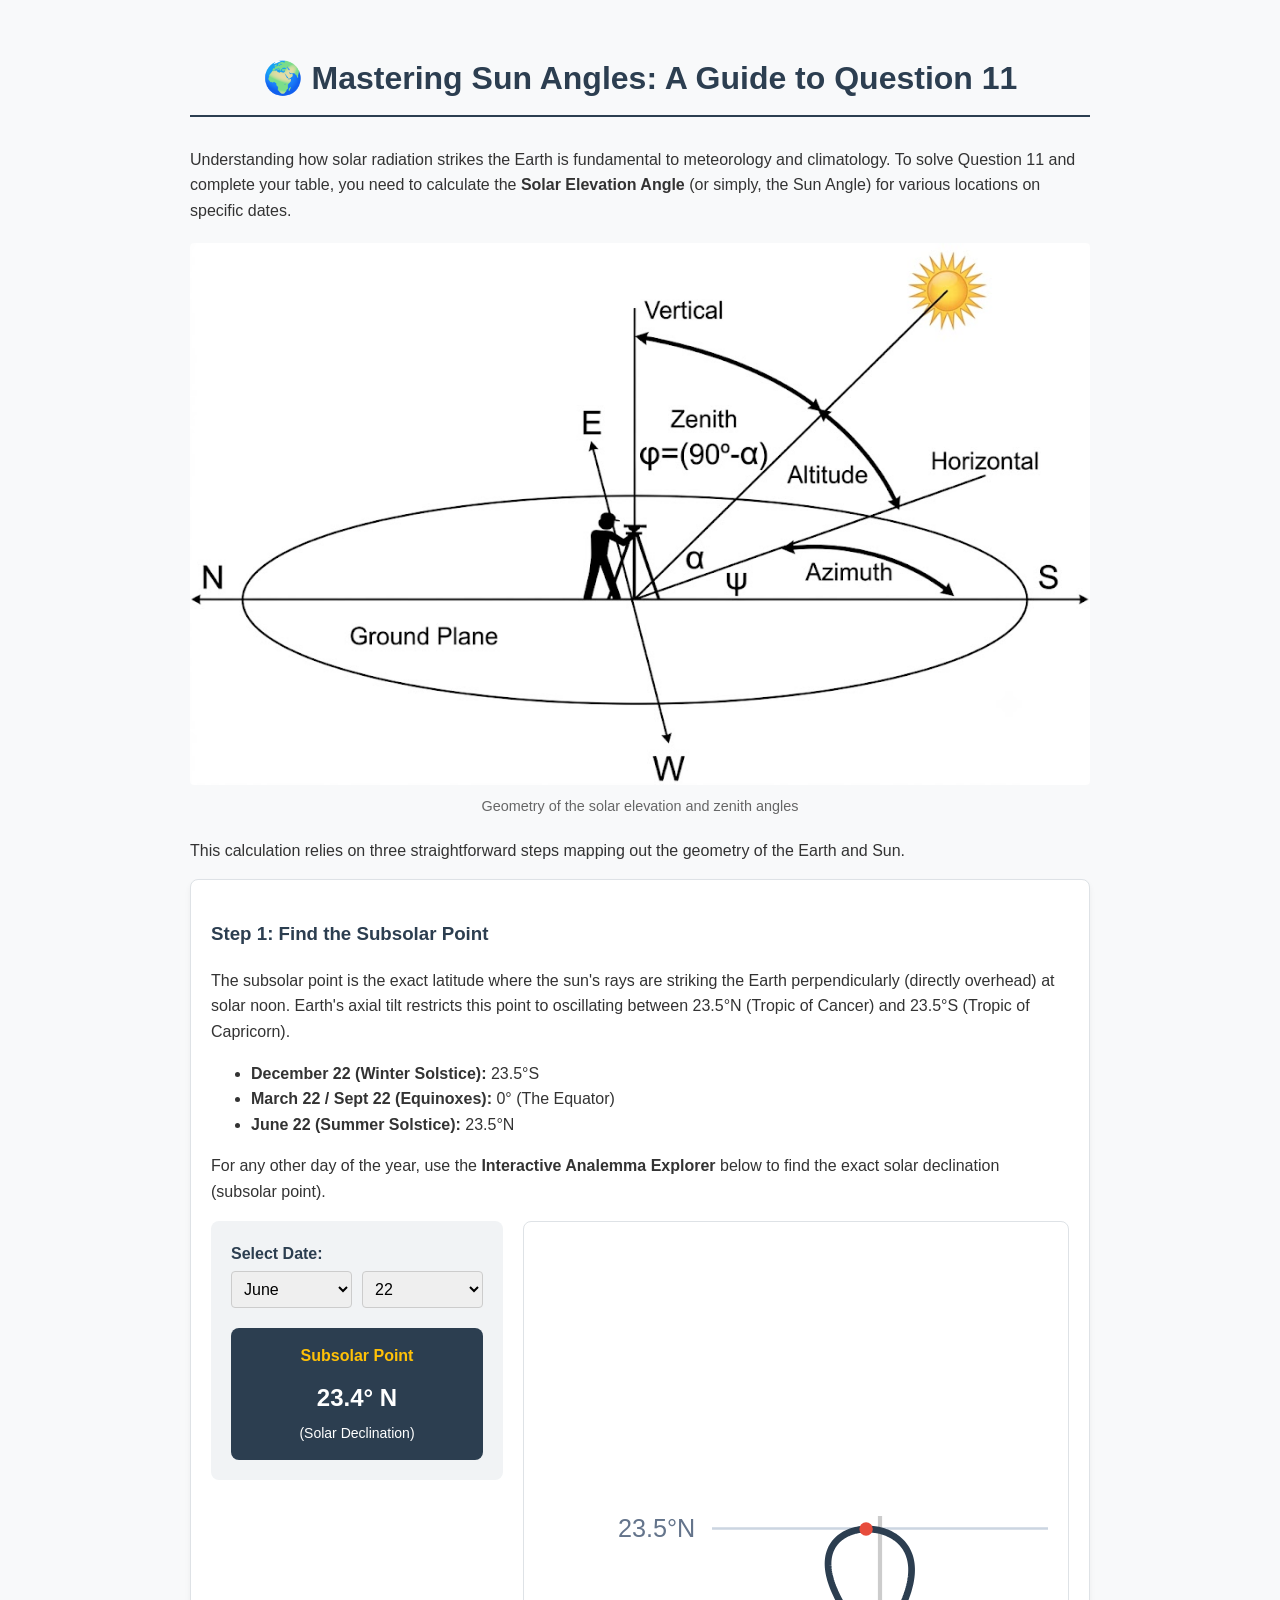
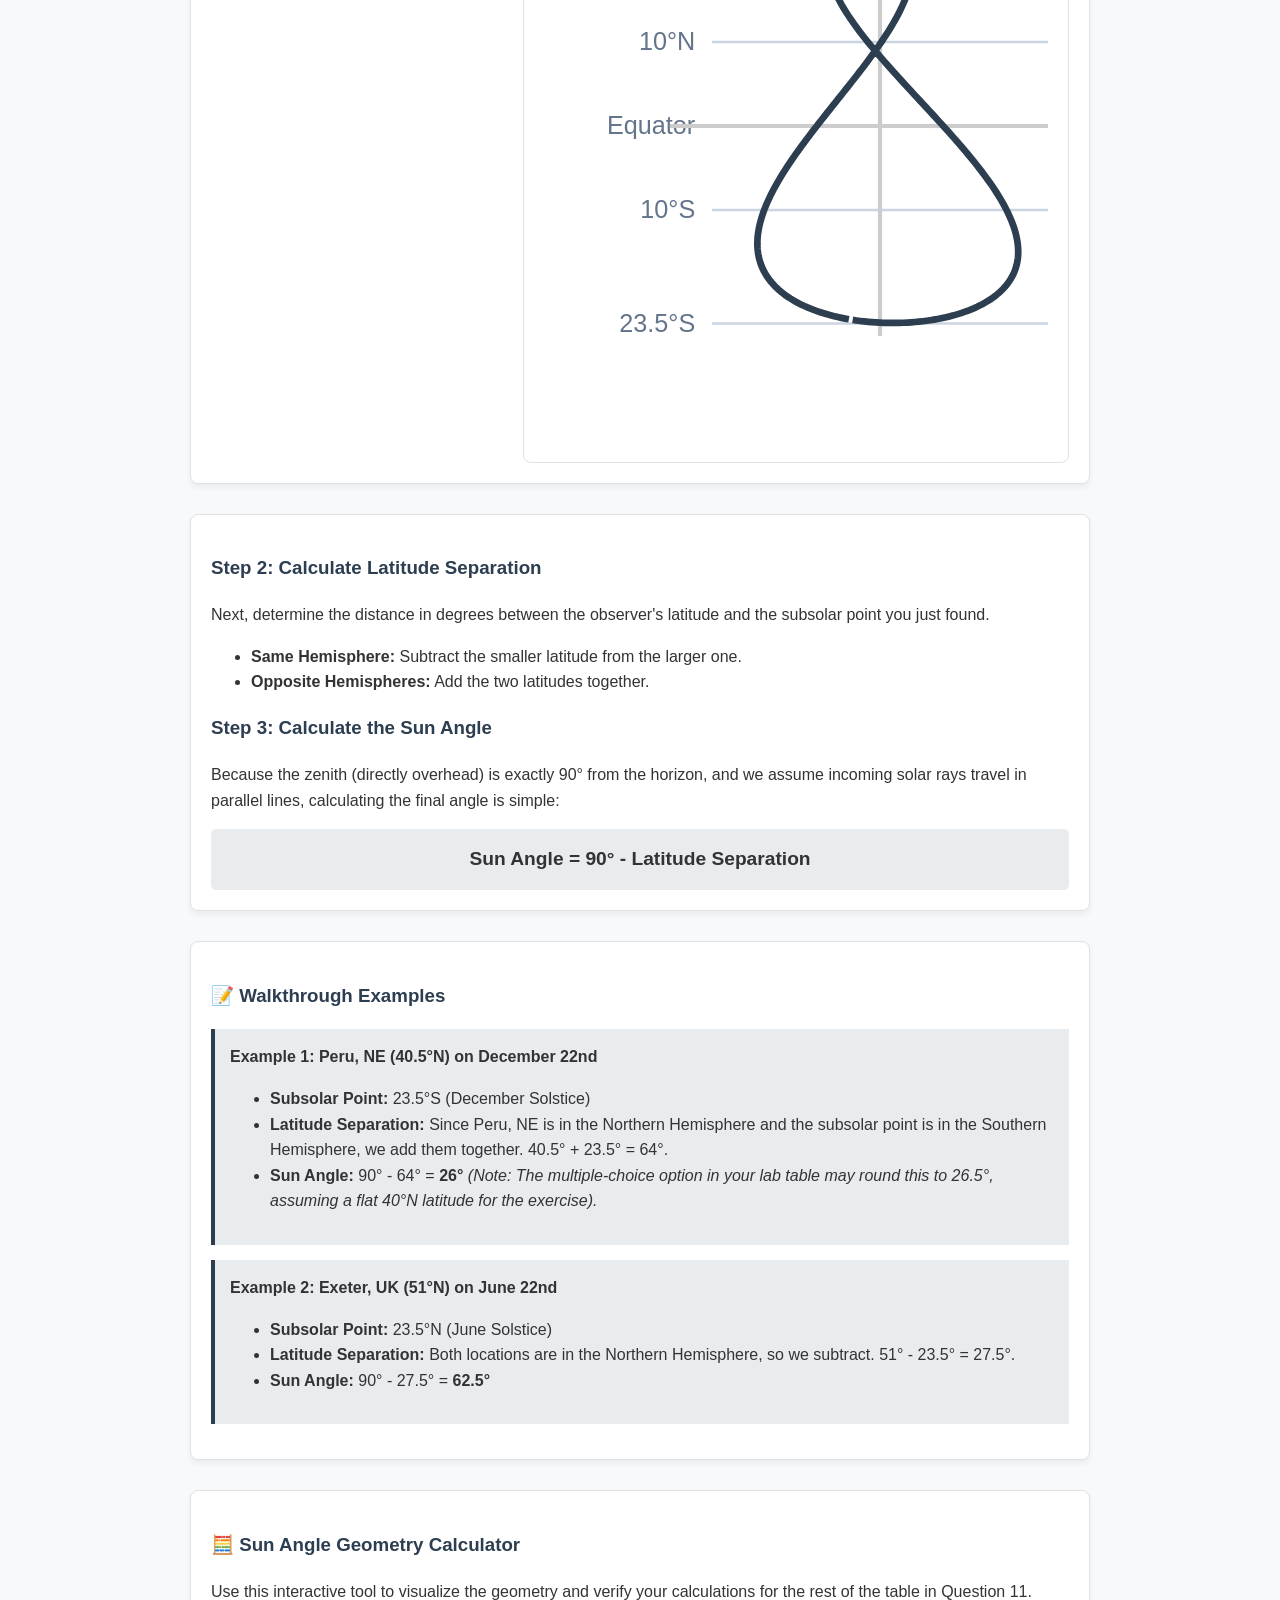
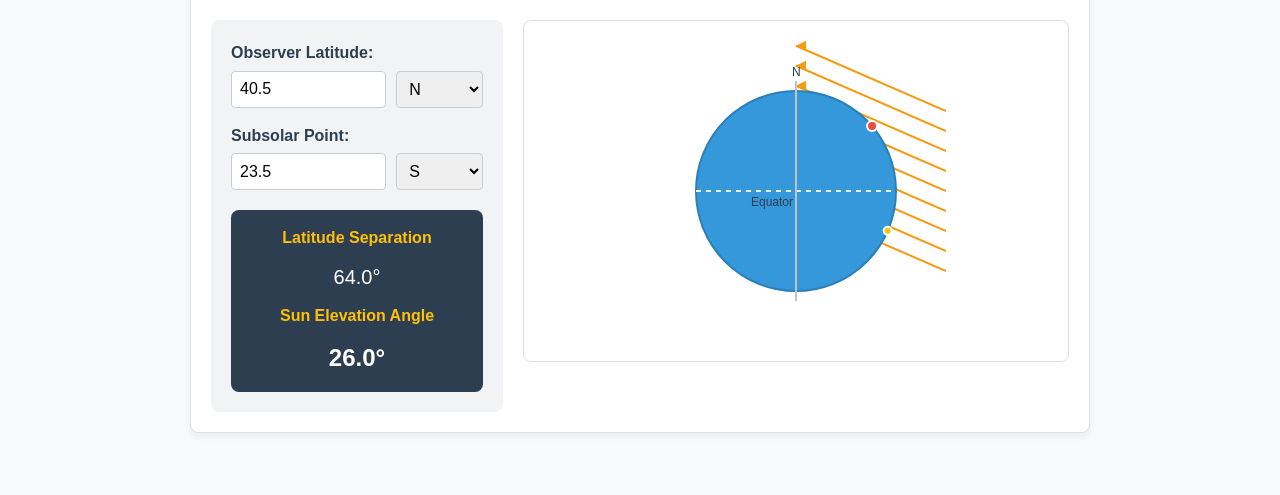
<file: web-components/lab04/Lab4_SunAngle_Helper.html>
<!DOCTYPE html>
<html lang="en">
<head>
    <meta charset="UTF-8">
    <meta name="viewport" content="width=device-width, initial-scale=1.0">
    <title>Lab 4: Sun Angles Tutorial</title>
    <style>
        :root {
            --primary: #2C3E50;
            --secondary: #E74C3C;
            --bg: #F8F9FA;
            --text: #333333;
            --border: #DEE2E6;
        }
        body {
            font-family: 'Segoe UI', Tahoma, Geneva, Verdana, sans-serif;
            line-height: 1.6;
            color: var(--text);
            background-color: var(--bg);
            max-width: 900px;
            margin: 0 auto;
            padding: 2rem;
        }
        h1, h2, h3 {
            color: var(--primary);
        }
        h1 {
            text-align: center;
            border-bottom: 2px solid var(--primary);
            padding-bottom: 10px;
            margin-bottom: 30px;
        }
        .card {
            background: white;
            border-radius: 8px;
            padding: 20px;
            margin-bottom: 30px;
            box-shadow: 0 4px 6px rgba(0,0,0,0.05);
            border: 1px solid var(--border);
        }
        .interactive-container {
            display: flex;
            flex-wrap: wrap;
            gap: 20px;
            align-items: flex-start;
        }
        .controls {
            flex: 1;
            min-width: 250px;
            background: #f1f3f5;
            padding: 20px;
            border-radius: 8px;
        }
        .visualization {
            flex: 2;
            min-width: 300px;
            display: flex;
            justify-content: center;
            align-items: center;
            background: white;
            padding: 20px;
            border-radius: 8px;
            border: 1px solid var(--border);
        }
        .form-group {
            margin-bottom: 15px;
        }
        label {
            display: block;
            font-weight: bold;
            margin-bottom: 5px;
            color: var(--primary);
        }
        input[type="number"], select {
            width: 100%;
            padding: 8px;
            border: 1px solid #ccc;
            border-radius: 4px;
            box-sizing: border-box;
            font-size: 16px;
        }
        .input-row {
            display: flex;
            gap: 10px;
        }
        .input-row input {
            flex: 2;
        }
        .input-row select {
            flex: 1;
        }
        .result-box {
            background: var(--primary);
            color: white;
            padding: 15px;
            border-radius: 8px;
            margin-top: 20px;
            text-align: center;
        }
        .result-box h4 {
            margin: 0 0 10px 0;
            color: #ffc107;
        }
        .result-val {
            font-size: 24px;
            font-weight: bold;
        }
        .example-box {
            background-color: #e9ecef;
            border-left: 4px solid var(--primary);
            padding: 15px;
            margin: 15px 0;
        }
        img {
            max-width: 100%;
            height: auto;
            border-radius: 4px;
            display: block;
            margin: 20px auto;
        }
        .caption {
            text-align: center;
            font-size: 0.9em;
            color: #666;
            margin-top: -10px;
            margin-bottom: 20px;
        }
        svg {
            max-width: 100%;
        }
    </style>
</head>
<body>

    <h1>🌍 Mastering Sun Angles: A Guide to Question 11</h1>

    <p>Understanding how solar radiation strikes the Earth is fundamental to meteorology and climatology. To solve Question 11 and complete your table, you need to calculate the <strong>Solar Elevation Angle</strong> (or simply, the Sun Angle) for various locations on specific dates.</p>

    <img src="./SunAngle.jpg" alt="Earth diagram showing geometry">
    <div class="caption">Geometry of the solar elevation and zenith angles</div>

    <p>This calculation relies on three straightforward steps mapping out the geometry of the Earth and Sun.</p>

    <div class="card">
        <h3>Step 1: Find the Subsolar Point</h3>
        <p>The subsolar point is the exact latitude where the sun's rays are striking the Earth perpendicularly (directly overhead) at solar noon. Earth's axial tilt restricts this point to oscillating between 23.5°N (Tropic of Cancer) and 23.5°S (Tropic of Capricorn).</p>
        
        <ul>
            <li><strong>December 22 (Winter Solstice):</strong> 23.5°S</li>
            <li><strong>March 22 / Sept 22 (Equinoxes):</strong> 0° (The Equator)</li>
            <li><strong>June 22 (Summer Solstice):</strong> 23.5°N</li>
        </ul>

        <p>For any other day of the year, use the <strong>Interactive Analemma Explorer</strong> below to find the exact solar declination (subsolar point).</p>
        
        <div class="interactive-container">
            <div class="controls">
                <div class="form-group">
                    <label>Select Date:</label>
                    <div class="input-row">
                        <select id="a-month" onchange="updateAnalemma()">
                            <option value="1">January</option>
                            <option value="2">February</option>
                            <option value="3">March</option>
                            <option value="4">April</option>
                            <option value="5">May</option>
                            <option value="6" selected>June</option>
                            <option value="7">July</option>
                            <option value="8">August</option>
                            <option value="9">September</option>
                            <option value="10">October</option>
                            <option value="11">November</option>
                            <option value="12">December</option>
                        </select>
                        <select id="a-day" onchange="updateAnalemma()">
                            <!-- Populated by JS -->
                        </select>
                    </div>
                </div>
                <div class="result-box">
                    <h4>Subsolar Point</h4>
                    <div id="analemma-result" class="result-val">23.5° N</div>
                    <div style="font-size: 14px; margin-top:5px;">(Solar Declination)</div>
                </div>
            </div>
            <div class="visualization">
                <svg id="analemma-svg" width="600" height="800" viewBox="-40 -40 60 60"></svg>
            </div>
        </div>
    </div>

    <div class="card">
        <h3>Step 2: Calculate Latitude Separation</h3>
        <p>Next, determine the distance in degrees between the observer's latitude and the subsolar point you just found.</p>
        <ul>
            <li><strong>Same Hemisphere:</strong> Subtract the smaller latitude from the larger one.</li>
            <li><strong>Opposite Hemispheres:</strong> Add the two latitudes together.</li>
        </ul>

        <h3>Step 3: Calculate the Sun Angle</h3>
        <p>Because the zenith (directly overhead) is exactly 90° from the horizon, and we assume incoming solar rays travel in parallel lines, calculating the final angle is simple:</p>
        <div style="background:#e9ecef; padding: 15px; text-align: center; font-size: 1.2em; font-weight: bold; border-radius: 5px;">
            Sun Angle = 90° - Latitude Separation
        </div>
    </div>

    <div class="card">
        <h3>📝 Walkthrough Examples</h3>
        
        <div class="example-box">
            <strong>Example 1: Peru, NE (40.5°N) on December 22nd</strong>
            <ul>
                <li><strong>Subsolar Point:</strong> 23.5°S (December Solstice)</li>
                <li><strong>Latitude Separation:</strong> Since Peru, NE is in the Northern Hemisphere and the subsolar point is in the Southern Hemisphere, we add them together. 40.5° + 23.5° = 64°.</li>
                <li><strong>Sun Angle:</strong> 90° - 64° = <strong>26°</strong> <em>(Note: The multiple-choice option in your lab table may round this to 26.5°, assuming a flat 40°N latitude for the exercise).</em></li>
            </ul>
        </div>

        <div class="example-box">
            <strong>Example 2: Exeter, UK (51°N) on June 22nd</strong>
            <ul>
                <li><strong>Subsolar Point:</strong> 23.5°N (June Solstice)</li>
                <li><strong>Latitude Separation:</strong> Both locations are in the Northern Hemisphere, so we subtract. 51° - 23.5° = 27.5°.</li>
                <li><strong>Sun Angle:</strong> 90° - 27.5° = <strong>62.5°</strong></li>
            </ul>
        </div>
    </div>

    <div class="card">
        <h3>🧮 Sun Angle Geometry Calculator</h3>
        <p>Use this interactive tool to visualize the geometry and verify your calculations for the rest of the table in Question 11.</p>
        
        <div class="interactive-container">
            <div class="controls">
                <div class="form-group">
                    <label>Observer Latitude:</label>
                    <div class="input-row">
                        <input type="number" id="obsLat" value="40.5" min="0" max="90" step="0.5" oninput="updateSunAngle()">
                        <select id="obsHem" onchange="updateSunAngle()">
                            <option value="N">N</option>
                            <option value="S">S</option>
                        </select>
                    </div>
                </div>
                <div class="form-group">
                    <label>Subsolar Point:</label>
                    <div class="input-row">
                        <input type="number" id="subLat" value="23.5" min="0" max="23.5" step="0.5" oninput="updateSunAngle()">
                        <select id="subHem" onchange="updateSunAngle()">
                            <option value="S">S</option>
                            <option value="N">N</option>
                        </select>
                    </div>
                </div>
                
                <div class="result-box">
                    <h4>Latitude Separation</h4>
                    <div id="sepOut" style="font-size: 20px; margin-bottom: 10px;">64.0°</div>
                    <h4>Sun Elevation Angle</h4>
                    <div id="angOut" class="result-val">26.0°</div>
                </div>
            </div>
            <div class="visualization">
                <canvas id="earthCanvas" width="300" height="300"></canvas>
            </div>
        </div>
    </div>

    <script>
        // --- Analemma Logic ---
        function getDayOfYear(month, day) {
            const daysInMonth = [31, 28, 31, 30, 31, 30, 31, 31, 30, 31, 30, 31];
            let doy = day;
            for (let i = 0; i < month - 1; i++) doy += daysInMonth[i];
            return doy;
        }

        function populateDays() {
            const m = parseInt(document.getElementById('a-month').value);
            const daysInMonth = [31, 28, 31, 30, 31, 30, 31, 31, 30, 31, 30, 31];
            const daySelect = document.getElementById('a-day');
            const currentDay = parseInt(daySelect.value) || 22;
            daySelect.innerHTML = '';
            for(let i=1; i<=daysInMonth[m-1]; i++) {
                let opt = document.createElement('option');
                opt.value = i;
                opt.innerText = i;
                if(i === currentDay) opt.selected = true;
                daySelect.appendChild(opt);
            }
            if(currentDay > daysInMonth[m-1]) daySelect.value = daysInMonth[m-1];
        }

        function drawAnalemma(selectedDoy) {
            const svg = document.getElementById('analemma-svg');
            svg.innerHTML = '';
            
 // Draw grid with meaningful latitude values
const gridGroup = document.createElementNS('http://www.w3.org/2000/svg', 'g');
gridGroup.setAttribute('stroke', '#cbd5e1');
gridGroup.setAttribute('stroke-width', '0.3');

const gridLines = [
    {val: 23.5, label: '23.5°N'},
    {val: 10,   label: '10°N'},
    {val: 0,    label: 'Equator'},
    {val: -10,  label: '10°S'},
    {val: -23.5, label: '23.5°S'}
];

gridLines.forEach(g => {
    let line = document.createElementNS('http://www.w3.org/2000/svg', 'line');
    line.setAttribute('x1', -20);
    line.setAttribute('x2', 20);
    line.setAttribute('y1', -g.val);
    line.setAttribute('y2', -g.val);
    if (g.val === 0) {
        line.setAttribute('stroke', '#94a3b8');
        line.setAttribute('stroke-width', '0.5');
    }
    gridGroup.appendChild(line);

    let text = document.createElementNS('http://www.w3.org/2000/svg', 'text');
    text.setAttribute('x', -22);
    text.setAttribute('y', -g.val + 1);
    text.setAttribute('font-size', '3');
    text.setAttribute('fill', '#64748b');
    text.setAttribute('text-anchor', 'end');
    text.textContent = g.label;
    svg.appendChild(text);
});

svg.insertBefore(gridGroup, svg.firstChild);

            // Draw axis
            let xAxis = document.createElementNS('http://www.w3.org/2000/svg', 'line');
            xAxis.setAttribute('x1', -25); xAxis.setAttribute('x2', 25);
            xAxis.setAttribute('y1', 0); xAxis.setAttribute('y2', 0);
            xAxis.setAttribute('stroke', '#ccc'); xAxis.setAttribute('stroke-width', '0.5');
            svg.appendChild(xAxis);

            let yAxis = document.createElementNS('http://www.w3.org/2000/svg', 'line');
            yAxis.setAttribute('x1', 0); yAxis.setAttribute('x2', 0);
            yAxis.setAttribute('y1', -25); yAxis.setAttribute('y2', 25);
            yAxis.setAttribute('stroke', '#ccc'); yAxis.setAttribute('stroke-width', '0.5');
            svg.appendChild(yAxis);

            // Generate points
            let points = [];
            let activePoint = null;
            let activeDec = 0;

            for(let d=1; d<=365; d++) {
                let b = (2 * Math.PI / 365) * (d - 81);
                let eot = 9.87 * Math.sin(2 * b) - 7.53 * Math.cos(b) - 1.5 * Math.sin(b);
                let dec = 23.45 * Math.sin(b);
                
                let x = eot; 
                let y = -dec; // Invert Y for SVG

                points.push(`${x},${y}`);

                if(d === selectedDoy) {
                    activePoint = {x, y};
                    activeDec = dec;
                }
            }

            let polyline = document.createElementNS('http://www.w3.org/2000/svg', 'polyline');
            polyline.setAttribute('points', points.join(' '));
            polyline.setAttribute('fill', 'none');
            polyline.setAttribute('stroke', '#2C3E50');
            polyline.setAttribute('stroke-width', '0.8');
            svg.appendChild(polyline);

            if(activePoint) {
                let circle = document.createElementNS('http://www.w3.org/2000/svg', 'circle');
                circle.setAttribute('cx', activePoint.x);
                circle.setAttribute('cy', activePoint.y);
                circle.setAttribute('r', '.8');
                circle.setAttribute('fill', '#E74C3C');
                svg.appendChild(circle);

                let resultText = Math.abs(activeDec).toFixed(1) + "° " + (activeDec >= 0 ? "N" : "S");
                if (Math.abs(activeDec) < 0.1) resultText = "0° (Equator)";
                document.getElementById('analemma-result').innerText = resultText;
            }
        }

        function updateAnalemma() {
            let m = parseInt(document.getElementById('a-month').value);
            let d = parseInt(document.getElementById('a-day').value);
            let doy = getDayOfYear(m, d);
            drawAnalemma(doy);
        }

        // Initialize Analemma
        document.getElementById('a-month').addEventListener('change', populateDays);
        populateDays();
        document.getElementById('a-day').value = 22; // Default to June 22
        updateAnalemma();


        // --- Sun Angle Logic ---
        function updateSunAngle() {
            let oLat = parseFloat(document.getElementById('obsLat').value);
            if (isNaN(oLat)) oLat = 0;
            if (oLat > 90) oLat = 90;
            let oHem = document.getElementById('obsHem').value;
            
            let sLat = parseFloat(document.getElementById('subLat').value);
            if (isNaN(sLat)) sLat = 0;
            if (sLat > 23.5) sLat = 23.5;
            let sHem = document.getElementById('subHem').value;

            let sep = 0;
            if (oHem === sHem) {
                sep = Math.abs(oLat - sLat);
            } else {
                sep = oLat + sLat;
            }

            let angle = 90 - sep;
            if (angle < 0) angle = 0;

            document.getElementById('sepOut').innerText = sep.toFixed(1) + "°";
            document.getElementById('angOut').innerText = angle.toFixed(1) + "°";

            drawEarth(oLat, oHem, sLat, sHem);
        }

        function drawEarth(oLat, oHem, sLat, sHem) {
            const canvas = document.getElementById('earthCanvas');
            const ctx = canvas.getContext('2d');
            const cx = canvas.width / 2;
            const cy = canvas.height / 2;
            const r = 100;

            ctx.clearRect(0, 0, canvas.width, canvas.height);

            // Draw incoming sun rays
            ctx.strokeStyle = '#f39c12';
            ctx.lineWidth = 2;
            
            // Subsolar point angle relative to equator
            let sunAngleRad = (sHem === 'N' ? -sLat : sLat) * Math.PI / 180;
            
            for(let i=-80; i<=80; i+=20) {
                ctx.beginPath();
                // Rays coming from right side
                let startX = cx + 150;
                let startY = cy + i;
                let dx = -150;
                let dy = dx * Math.tan(sunAngleRad);
                
                ctx.moveTo(startX, startY);
                ctx.lineTo(startX + dx, startY + dy);
                ctx.stroke();
                
                // Draw arrow head
                ctx.beginPath();
                ctx.moveTo(startX + dx, startY + dy);
                ctx.lineTo(startX + dx + 10, startY + dy - 5);
                ctx.lineTo(startX + dx + 10, startY + dy + 5);
                ctx.fillStyle = '#f39c12';
                ctx.fill();
            }

            // Draw Earth
            ctx.beginPath();
            ctx.arc(cx, cy, r, 0, 2 * Math.PI);
            ctx.fillStyle = '#3498db';
            ctx.fill();
            ctx.lineWidth = 2;
            ctx.strokeStyle = '#2980b9';
            ctx.stroke();

            // Draw Equator
            ctx.beginPath();
            ctx.moveTo(cx - r, cy);
            ctx.lineTo(cx + r, cy);
            ctx.strokeStyle = '#ecf0f1';
            ctx.setLineDash([5, 5]);
            ctx.stroke();
            ctx.setLineDash([]);

            // Draw Axis
            ctx.beginPath();
            ctx.moveTo(cx, cy - r - 10);
            ctx.lineTo(cx, cy + r + 10);
            ctx.strokeStyle = '#bdc3c7';
            ctx.stroke();

            // Draw Observer
            let obsRad = (oHem === 'N' ? -oLat : oLat) * Math.PI / 180;
            let ox = cx + r * Math.cos(obsRad);
            let oy = cy + r * Math.sin(obsRad);

            ctx.beginPath();
            ctx.arc(ox, oy, 5, 0, 2 * Math.PI);
            ctx.fillStyle = '#e74c3c';
            ctx.fill();
            ctx.strokeStyle = 'white';
            ctx.stroke();
            
            // Draw Subsolar point on Earth surface
            let ssx = cx + r * Math.cos(sunAngleRad);
            let ssy = cy + r * Math.sin(sunAngleRad);
            ctx.beginPath();
            ctx.arc(ssx, ssy, 4, 0, 2 * Math.PI);
            ctx.fillStyle = '#f1c40f';
            ctx.fill();
            ctx.stroke();
            
            // Label
            ctx.fillStyle = '#2c3e50';
            ctx.font = '12px Arial';
            ctx.fillText("Equator", cx - 45, cy + 15);
            ctx.fillText("N", cx - 4, cy - r - 15);
        }

        // Initialize Sun Angle
        updateSunAngle();
    </script>
</body>
</html>
</file>
<file: web-components/lab01/shared/styles/common.css>
:root {
  --primary-color: #2563eb;
  --success-color: #10b981;
  --background: #ffffff;
  --text-color: #1f2937;
  --border-color: #e5e7eb;
}

* {
  box-sizing: border-box;
  margin: 0;
  padding: 0;
}

body {
  font-family: -apple-system, BlinkMacSystemFont, "Segoe UI", Roboto, Oxygen,
    Ubuntu, Cantarell, sans-serif;
  line-height: 1.6;
  color: var(--text-color);
  background-color: var(--background);
  padding: 20px;
}

.container {
  max-width: 1200px;
  margin: 0 auto;
}

/* Progress Indicator */
.progress-indicator {
  position: fixed;
  top: 0;
  left: 0;
  right: 0;
  z-index: 1000;
  background: rgba(255, 255, 255, 0.98);
  box-shadow: 0 2px 8px rgba(0, 0, 0, 0.1);
  padding: 8px 0;
}

.progress-bar {
  width: 100%;
  height: 8px;
  background: #e0e0e0;
  overflow: hidden;
}

.progress-fill {
  height: 100%;
  background: linear-gradient(90deg, #667eea 0%, #764ba2 100%);
  width: 0%;
  transition: width 0.3s ease;
}

/* Add top padding to body when progress indicator is present */
body:has(.progress-indicator) {
  padding-top: 60px;
}

button {
  background-color: var(--primary-color);
  color: white;
  border: none;
  padding: 10px 20px;
  border-radius: 5px;
  cursor: pointer;
  font-size: 16px;
  transition: opacity 0.2s;
}

button:hover {
  opacity: 0.9;
}

button:active {
  opacity: 0.8;
}

.success {
  background-color: var(--success-color);
}
</file>
<file: web-components/lab01/shared/styles/lab-styles.css>
/**
 * Lab Styles - Common styling for all ESCI 240 labs
 * Question boxes, tables, forms, buttons, etc.
 */

/* === BASE STYLES === */
* {
  margin: 0;
  padding: 0;
  box-sizing: border-box;
}

body {
  font-family: "Segoe UI", Tahoma, Geneva, Verdana, sans-serif;
  background: linear-gradient(135deg, #667eea 0%, #764ba2 100%);
  min-height: 100vh;
  padding: 20px;
}

/* === MAIN CONTAINER === */
.container {
  max-width: 1200px;
  margin: 0 auto;
  background: white;
  border-radius: 15px;
  padding: 20px;
  box-shadow: 0 20px 60px rgba(0, 0, 0, 0.3);
}

/* === HEADER === */
.header {
  background: linear-gradient(135deg, #1e3c72 0%, #2a5298 100%);
  color: white;
  padding: 30px;
  text-align: center;
  border-radius: 10px;
  margin-bottom: 20px;
}

.header h1 {
  font-size: 2.5em;
  margin-bottom: 10px;
  text-shadow: 2px 2px 4px rgba(0, 0, 0, 0.3);
}

.header p {
  font-size: 1.2em;
  opacity: 0.9;
}

/* === PROGRESS INDICATOR === */
.progress-indicator {
  position: fixed;
  top: 0;
  left: 0;
  width: 100%;
  height: 4px;
  background: #dee2e6;
  z-index: 1000;
}

.progress-bar {
  height: 100%;
  background: linear-gradient(90deg, #667eea 0%, #764ba2 100%);
  width: 0%;
  transition: width 0.3s;
}

/* === CONTENT AREA === */
.content {
  padding: 20px;
}

/* === SECTIONS === */
.section {
  margin-bottom: 40px;
}

.section h2 {
  color: #1e3c72;
  border-bottom: 3px solid #667eea;
  padding-bottom: 10px;
  margin-bottom: 20px;
}

.section h3 {
  color: #2a5298;
  margin-top: 15px;
  margin-bottom: 10px;
}

/* === INFO BOXES === */
.intro-box,
.info-box {
  background: #e3f2fd;
  border-left: 4px solid #2196f3;
  padding: 20px;
  border-radius: 8px;
  margin: 20px 0;
}

.intro-box p,
.info-box p {
  margin-bottom: 15px;
  line-height: 1.6;
}

.intro-box ul,
.info-box ul {
  margin-left: 30px;
  line-height: 2;
}

/* === QUESTIONS === */
.question {
  background: white;
  padding: 20px;
  margin: 20px 0;
  border-radius: 8px;
  border-left: 5px solid #667eea;
  box-shadow: 0 2px 4px rgba(0, 0, 0, 0.1);
  transition: transform 0.2s, box-shadow 0.2s;
}

.question:hover {
  transform: translateY(-2px);
  box-shadow: 0 4px 8px rgba(0, 0, 0, 0.15);
}

.question-label {
  font-weight: 600;
  color: #1e3c72;
  margin-bottom: 15px;
  display: block;
  font-size: 1.1em;
}

.question-points {
  color: #667eea;
  font-size: 0.9em;
  font-weight: normal;
  margin-left: 10px;
}

/* === DIAGRAMS === */
.diagram-container {
  background: white;
  padding: 20px;
  border-radius: 10px;
  margin: 20px 0;
  box-shadow: 0 4px 6px rgba(0, 0, 0, 0.1);
  text-align: center;
}

.diagram-container img {
  max-width: 100%;
  height: auto;
  display: block;
  margin: 20px auto;
  border-radius: 8px;
  box-shadow: 0 4px 12px rgba(0, 0, 0, 0.15);
}

.image-caption {
  text-align: center;
  font-style: italic;
  font-weight: 600;
  color: #2a5298;
  margin-top: 10px;
  font-size: 0.95em;
}

/* === FORMS === */
input[type="text"],
input[type="number"],
select,
textarea {
  width: 100%;
  padding: 12px;
  border: 2px solid #dee2e6;
  border-radius: 6px;
  font-size: 16px;
  transition: border-color 0.3s;
  font-family: inherit;
}

input[type="text"]:focus,
input[type="number"]:focus,
select:focus,
textarea:focus {
  outline: none;
  border-color: #667eea;
  box-shadow: 0 0 0 3px rgba(102, 126, 234, 0.1);
}

textarea {
  min-height: 120px;
  resize: vertical;
  line-height: 1.6;
}

/* === INLINE INPUTS === */
.inline-inputs {
  display: flex;
  align-items: center;
  gap: 10px;
}

.inline-inputs input[type="number"],
.inline-inputs input[type="text"] {
  width: 80px;
  flex-shrink: 0;
}

.inline-inputs span {
  flex-shrink: 0;
}

.inline-inputs .unit-label {
  color: #6c757d;
  font-style: italic;
}

/* === TABLES === */
.table-container {
  overflow-x: auto;
  padding: 20px 0;
  margin: 20px 0;
}

table {
  width: 100%;
  border-collapse: collapse;
  background: white;
  box-shadow: 0 2px 4px rgba(0, 0, 0, 0.1);
  border-radius: 8px;
  overflow: hidden;
}

th {
  background: linear-gradient(135deg, #1e3c72 0%, #2a5298 100%);
  color: white;
  padding: 15px;
  text-align: left;
  font-weight: 600;
}

td {
  padding: 12px 15px;
  border: 1px solid #dee2e6;
}

td input,
td select {
  width: 100%;
}

/* === BUTTONS === */
.button-container {
  display: flex;
  gap: 15px;
  justify-content: center;
  margin-top: 30px;
  padding: 20px;
  background: #f8f9fa;
  border-radius: 8px;
}

.controls {
  display: flex;
  gap: 10px;
  margin-top: 20px;
  justify-content: center;
  flex-wrap: wrap;
  align-items: center;
}

button {
  padding: 12px 25px;
  font-size: 16px;
  font-weight: 600;
  border: none;
  border-radius: 8px;
  cursor: pointer;
  transition: all 0.3s;
  box-shadow: 0 4px 6px rgba(0, 0, 0, 0.1);
}

button:hover {
  transform: translateY(-2px);
  box-shadow: 0 6px 12px rgba(0, 0, 0, 0.2);
}

.btn-export {
  background: linear-gradient(135deg, #667eea 0%, #764ba2 100%);
  color: white;
}

.btn-clear {
  background: #6c757d;
  color: white;
}

.btn-clear:hover {
  background: #5a6268;
}

.btn-success {
  background: #4caf50;
  color: white;
}

.btn-success:hover {
  background: #45a049;
}

.btn-secondary {
  background: #9e9e9e;
  color: white;
}

.btn-secondary:hover {
  background: #757575;
}

/* === STEPS AND LOOPERS LAYOUT === */
.steps-and-loopers-layout {
  display: flex;
  gap: 20px;
  margin: 30px 0;
  align-items: flex-start;
}

.steps-column {
  flex: 0 0 350px;
  min-width: 300px;
  display: flex;
  flex-direction: column;
  gap: 20px;
}

.step-box {
  display: flex;
  flex-direction: column;
}

.step-box .info-box {
  margin: 0;
  display: flex;
  flex-direction: column;
}

.step-box .info-box h3 {
  margin-top: 0;
}

.step-box .info-box ul {
  flex: 1;
}

/* === LOOPERS CONTAINER === */
.loopers-container {
  flex: 1;
  min-width: 0;
  display: flex;
  flex-direction: column;
  gap: 30px;
}

/* === FOUR STEP LAYOUT (deprecated but kept for compatibility) === */
.four-step-layout {
  display: grid;
  grid-template-columns: repeat(4, 1fr);
  gap: 20px;
  margin: 30px 0;
}

/* === LOOPER WITH INSTRUCTIONS LAYOUT === */
.looper-with-instructions {
  display: flex;
  gap: 20px;
  margin: 30px 0;
  align-items: flex-start;
}

.instruction-panel {
  flex: 0 0 350px;
  min-width: 300px;
}

.instruction-panel .info-box {
  margin: 10;
  position: sticky;
  top: 20px;
}

.looper-panel {
  flex: 1;
  min-width: 0;
}

/* === IMAGE LOOPER === */
.image-looper {
  background: white;
  border: 2px solid #dee2e6;
  border-radius: 10px;
  padding: 20px;
  margin: 20px 0;
  box-shadow: 0 4px 6px rgba(0, 0, 0, 0.1);
}

.looper-header {
  display: flex;
  justify-content: space-between;
  align-items: center;
  margin-bottom: 15px;
  padding-bottom: 10px;
  border-bottom: 2px solid #667eea;
}

.looper-header h3 {
  color: #1e3c72;
  margin: 0;
  font-size: 1.3em;
}

.looper-counter {
  font-size: 1.1em;
  color: #6c757d;
  font-weight: 600;
}

.looper-counter .current-index {
  color: #667eea;
  font-size: 1.2em;
}

.looper-image-container {
  text-align: center;
  background: #f8f9fa;
  border-radius: 8px;
  padding: 15px;
  margin-bottom: 15px;
  min-height: 450px;
  display: flex;
  align-items: center;
  justify-content: center;
  overflow: auto;
  position: relative;
  transition: all 0.3s ease;
}

.looper-image-container[data-zoomed="false"] {
  max-height: 550px;
}

.looper-image-container[data-zoomed="true"] {
  position: fixed;
  top: 50%;
  left: 50%;
  transform: translate(-50%, -50%);
  width: 95vw;
  height: 95vh;
  max-height: 95vh;
  z-index: 9999;
  background: rgba(0, 0, 0, 0.95);
  border-radius: 0;
  padding: 20px;
}

.looper-image {
  border-radius: 5px;
  box-shadow: 0 2px 8px rgba(0, 0, 0, 0.1);
  transition: all 0.3s ease;
  cursor: zoom-in;
}

.looper-image-container[data-zoomed="false"] .looper-image {
  max-width: 90%;
  max-height: 500px;
  height: auto;
  width: auto;
}

.looper-image-container[data-zoomed="true"] .looper-image {
  max-width: 100%;
  max-height: 100%;
  height: auto;
  width: auto;
  cursor: zoom-out;
  object-fit: contain;
}

.looper-controls {
  display: flex;
  gap: 10px;
  justify-content: center;
}

.looper-btn {
  padding: 10px 20px;
  font-size: 16px;
  font-weight: 600;
  border: none;
  border-radius: 6px;
  cursor: pointer;
  transition: all 0.3s;
  background: linear-gradient(135deg, #667eea 0%, #764ba2 100%);
  color: white;
  box-shadow: 0 2px 4px rgba(0, 0, 0, 0.2);
}

.looper-btn:hover:not(:disabled) {
  transform: translateY(-2px);
  box-shadow: 0 4px 8px rgba(0, 0, 0, 0.3);
}

.looper-btn:active:not(:disabled) {
  transform: translateY(0);
}

.looper-btn:disabled {
  background: #6c757d;
  cursor: not-allowed;
  opacity: 0.5;
}

/* === RESPONSIVE DESIGN === */
@media (max-width: 1200px) {
  .four-step-layout {
    grid-template-columns: repeat(2, 1fr);
  }
}

@media (max-width: 768px) {
  .header h1 {
    font-size: 1.8em;
  }

  .content {
    padding: 10px;
  }

  .button-container {
    flex-direction: column;
  }

  button {
    width: 100%;
  }

  .controls {
    flex-direction: column;
  }

  .four-step-layout {
    grid-template-columns: 1fr;
  }

  .steps-and-loopers-layout {
    flex-direction: column;
  }

  .steps-column {
    flex: 1;
    width: 100%;
  }

  .looper-with-instructions {
    flex-direction: column;
  }

  .instruction-panel {
    flex: 1;
    width: 100%;
  }

  .instruction-panel .info-box {
    position: relative;
    top: 0;
  }

  .looper-header {
    flex-direction: column;
    gap: 10px;
    text-align: center;
  }

  .looper-controls {
    flex-direction: column;
  }

  .looper-btn {
    width: 100%;
  }

  .looper-image-container[data-zoomed="false"] .looper-image {
    max-width: 80%;
  }
}
</file>
<file: web-components/lab02/shared/styles/common.css>
:root {
  --primary-color: #2563eb;
  --success-color: #10b981;
  --background: #ffffff;
  --text-color: #1f2937;
  --border-color: #e5e7eb;
}

* {
  box-sizing: border-box;
  margin: 0;
  padding: 0;
}

body {
  font-family: -apple-system, BlinkMacSystemFont, "Segoe UI", Roboto, Oxygen,
    Ubuntu, Cantarell, sans-serif;
  line-height: 1.6;
  color: var(--text-color);
  background-color: var(--background);
  padding: 20px;
}

.container {
  max-width: 1200px;
  margin: 0 auto;
}

/* Progress Indicator */
.progress-indicator {
  position: fixed;
  top: 0;
  left: 0;
  right: 0;
  z-index: 1000;
  background: rgba(255, 255, 255, 0.98);
  box-shadow: 0 2px 8px rgba(0, 0, 0, 0.1);
  padding: 8px 0;
}

.progress-bar {
  width: 100%;
  height: 8px;
  background: #e0e0e0;
  overflow: hidden;
}

.progress-fill {
  height: 100%;
  background: linear-gradient(90deg, #667eea 0%, #764ba2 100%);
  width: 0%;
  transition: width 0.3s ease;
}

/* Add top padding to body when progress indicator is present */
body:has(.progress-indicator) {
  padding-top: 60px;
}

button {
  background-color: var(--primary-color);
  color: white;
  border: none;
  padding: 10px 20px;
  border-radius: 5px;
  cursor: pointer;
  font-size: 16px;
  transition: opacity 0.2s;
}

button:hover {
  opacity: 0.9;
}

button:active {
  opacity: 0.8;
}

.success {
  background-color: var(--success-color);
}
</file>
<file: web-components/lab02/shared/styles/lab-styles.css>
/**
 * Lab Styles - Common styling for all ESCI 240 labs
 * Question boxes, tables, forms, buttons, etc.
 */

/* === BASE STYLES === */
* {
  margin: 0;
  padding: 0;
  box-sizing: border-box;
}

body {
  font-family: "Segoe UI", Tahoma, Geneva, Verdana, sans-serif;
  background: linear-gradient(135deg, #667eea 0%, #764ba2 100%);
  min-height: 100vh;
  padding: 20px;
}

/* === MAIN CONTAINER === */
.container {
  max-width: 1200px;
  margin: 0 auto;
  background: white;
  border-radius: 15px;
  padding: 20px;
  box-shadow: 0 20px 60px rgba(0, 0, 0, 0.3);
}

/* === HEADER === */
.header {
  background: linear-gradient(135deg, #1e3c72 0%, #2a5298 100%);
  color: white;
  padding: 30px;
  text-align: center;
  border-radius: 10px;
  margin-bottom: 20px;
}

.header h1 {
  font-size: 2.5em;
  margin-bottom: 10px;
  text-shadow: 2px 2px 4px rgba(0, 0, 0, 0.3);
}

.header p {
  font-size: 1.2em;
  opacity: 0.9;
}

/* === PROGRESS INDICATOR === */
.progress-indicator {
  position: fixed;
  top: 0;
  left: 0;
  width: 100%;
  height: 4px;
  background: #dee2e6;
  z-index: 1000;
}

.progress-bar {
  height: 100%;
  background: linear-gradient(90deg, #667eea 0%, #764ba2 100%);
  width: 0%;
  transition: width 0.3s;
}

/* === CONTENT AREA === */
.content {
  padding: 20px;
}

/* === SECTIONS === */
.section {
  margin-bottom: 40px;
}

.section h2 {
  color: #1e3c72;
  border-bottom: 3px solid #667eea;
  padding-bottom: 10px;
  margin-bottom: 20px;
}

.section h3 {
  color: #2a5298;
  margin-top: 15px;
  margin-bottom: 10px;
}

/* === INFO BOXES === */
.intro-box,
.info-box {
  background: #e3f2fd;
  border-left: 4px solid #2196f3;
  padding: 20px;
  border-radius: 8px;
  margin: 20px 0;
}

.intro-box p,
.info-box p {
  margin-bottom: 15px;
  line-height: 1.6;
}

.intro-box ul,
.info-box ul {
  margin-left: 30px;
  line-height: 2;
}

/* === QUESTIONS === */
.question {
  background: white;
  padding: 20px;
  margin: 20px 0;
  border-radius: 8px;
  border-left: 5px solid #667eea;
  box-shadow: 0 2px 4px rgba(0, 0, 0, 0.1);
  transition: transform 0.2s, box-shadow 0.2s;
}

.question:hover {
  transform: translateY(-2px);
  box-shadow: 0 4px 8px rgba(0, 0, 0, 0.15);
}

.question-label {
  font-weight: 600;
  color: #1e3c72;
  margin-bottom: 15px;
  display: block;
  font-size: 1.1em;
}

.question-points {
  color: #667eea;
  font-size: 0.9em;
  font-weight: normal;
  margin-left: 10px;
}

/* === DIAGRAMS === */
.diagram-container {
  background: white;
  padding: 20px;
  border-radius: 10px;
  margin: 20px 0;
  box-shadow: 0 4px 6px rgba(0, 0, 0, 0.1);
  text-align: center;
}

.diagram-container img {
  max-width: 100%;
  height: auto;
  display: block;
  margin: 20px auto;
  border-radius: 8px;
  box-shadow: 0 4px 12px rgba(0, 0, 0, 0.15);
}

.image-caption {
  text-align: center;
  font-style: italic;
  font-weight: 600;
  color: #2a5298;
  margin-top: 10px;
  font-size: 0.95em;
}

/* === FORMS === */
input[type="text"],
input[type="number"],
select,
textarea {
  width: 100%;
  padding: 12px;
  border: 2px solid #dee2e6;
  border-radius: 6px;
  font-size: 16px;
  transition: border-color 0.3s;
  font-family: inherit;
}

input[type="text"]:focus,
input[type="number"]:focus,
select:focus,
textarea:focus {
  outline: none;
  border-color: #667eea;
  box-shadow: 0 0 0 3px rgba(102, 126, 234, 0.1);
}

textarea {
  min-height: 120px;
  resize: vertical;
  line-height: 1.6;
}

/* === INLINE INPUTS === */
.inline-inputs {
  display: flex;
  align-items: center;
  gap: 10px;
}

.inline-inputs input[type="number"],
.inline-inputs input[type="text"] {
  width: 80px;
  flex-shrink: 0;
}

.inline-inputs span {
  flex-shrink: 0;
}

.inline-inputs .unit-label {
  color: #6c757d;
  font-style: italic;
}

/* === TABLES === */
.table-container {
  overflow-x: auto;
  padding: 20px 0;
  margin: 20px 0;
}

table {
  width: 100%;
  border-collapse: collapse;
  background: white;
  box-shadow: 0 2px 4px rgba(0, 0, 0, 0.1);
  border-radius: 8px;
  overflow: hidden;
}

th {
  background: linear-gradient(135deg, #1e3c72 0%, #2a5298 100%);
  color: white;
  padding: 15px;
  text-align: left;
  font-weight: 600;
}

td {
  padding: 12px 15px;
  border: 1px solid #dee2e6;
}

td input,
td select {
  width: 100%;
}

/* === BUTTONS === */
.button-container {
  display: flex;
  gap: 15px;
  justify-content: center;
  margin-top: 30px;
  padding: 20px;
  background: #f8f9fa;
  border-radius: 8px;
}

.controls {
  display: flex;
  gap: 10px;
  margin-top: 20px;
  justify-content: center;
  flex-wrap: wrap;
  align-items: center;
}

button {
  padding: 12px 25px;
  font-size: 16px;
  font-weight: 600;
  border: none;
  border-radius: 8px;
  cursor: pointer;
  transition: all 0.3s;
  box-shadow: 0 4px 6px rgba(0, 0, 0, 0.1);
}

button:hover {
  transform: translateY(-2px);
  box-shadow: 0 6px 12px rgba(0, 0, 0, 0.2);
}

.btn-export {
  background: linear-gradient(135deg, #667eea 0%, #764ba2 100%);
  color: white;
}

.btn-clear {
  background: #6c757d;
  color: white;
}

.btn-clear:hover {
  background: #5a6268;
}

.btn-success {
  background: #4caf50;
  color: white;
}

.btn-success:hover {
  background: #45a049;
}

.btn-secondary {
  background: #9e9e9e;
  color: white;
}

.btn-secondary:hover {
  background: #757575;
}

/* === STEPS AND LOOPERS LAYOUT === */
.steps-and-loopers-layout {
  display: flex;
  gap: 20px;
  margin: 30px 0;
  align-items: flex-start;
}

.steps-column {
  flex: 0 0 350px;
  min-width: 300px;
  display: flex;
  flex-direction: column;
  gap: 20px;
}

.step-box {
  display: flex;
  flex-direction: column;
}

.step-box .info-box {
  margin: 0;
  display: flex;
  flex-direction: column;
}

.step-box .info-box h3 {
  margin-top: 0;
}

.step-box .info-box ul {
  flex: 1;
}

/* === LOOPERS CONTAINER === */
.loopers-container {
  flex: 1;
  min-width: 0;
  display: flex;
  flex-direction: column;
  gap: 30px;
}

/* === FOUR STEP LAYOUT (deprecated but kept for compatibility) === */
.four-step-layout {
  display: grid;
  grid-template-columns: repeat(4, 1fr);
  gap: 20px;
  margin: 30px 0;
}

/* === LOOPER WITH INSTRUCTIONS LAYOUT === */
.looper-with-instructions {
  display: flex;
  gap: 20px;
  margin: 30px 0;
  align-items: flex-start;
}

.instruction-panel {
  flex: 0 0 350px;
  min-width: 300px;
}

.instruction-panel .info-box {
  margin: 10;
  position: sticky;
  top: 20px;
}

.looper-panel {
  flex: 1;
  min-width: 0;
}

/* === IMAGE LOOPER === */
.image-looper {
  background: white;
  border: 2px solid #dee2e6;
  border-radius: 10px;
  padding: 20px;
  margin: 20px 0;
  box-shadow: 0 4px 6px rgba(0, 0, 0, 0.1);
}

.looper-header {
  display: flex;
  justify-content: space-between;
  align-items: center;
  margin-bottom: 15px;
  padding-bottom: 10px;
  border-bottom: 2px solid #667eea;
}

.looper-header h3 {
  color: #1e3c72;
  margin: 0;
  font-size: 1.3em;
}

.looper-counter {
  font-size: 1.1em;
  color: #6c757d;
  font-weight: 600;
}

.looper-counter .current-index {
  color: #667eea;
  font-size: 1.2em;
}

.looper-image-container {
  text-align: center;
  background: #f8f9fa;
  border-radius: 8px;
  padding: 15px;
  margin-bottom: 15px;
  min-height: 450px;
  display: flex;
  align-items: center;
  justify-content: center;
  overflow: auto;
  position: relative;
  transition: all 0.3s ease;
}

.looper-image-container[data-zoomed="false"] {
  max-height: 550px;
}

.looper-image-container[data-zoomed="true"] {
  position: fixed;
  top: 50%;
  left: 50%;
  transform: translate(-50%, -50%);
  width: 95vw;
  height: 95vh;
  max-height: 95vh;
  z-index: 9999;
  background: rgba(0, 0, 0, 0.95);
  border-radius: 0;
  padding: 20px;
}

.looper-image {
  border-radius: 5px;
  box-shadow: 0 2px 8px rgba(0, 0, 0, 0.1);
  transition: all 0.3s ease;
  cursor: zoom-in;
}

.looper-image-container[data-zoomed="false"] .looper-image {
  max-width: 90%;
  max-height: 500px;
  height: auto;
  width: auto;
}

.looper-image-container[data-zoomed="true"] .looper-image {
  max-width: 100%;
  max-height: 100%;
  height: auto;
  width: auto;
  cursor: zoom-out;
  object-fit: contain;
}

.looper-controls {
  display: flex;
  gap: 10px;
  justify-content: center;
}

.looper-btn {
  padding: 10px 20px;
  font-size: 16px;
  font-weight: 600;
  border: none;
  border-radius: 6px;
  cursor: pointer;
  transition: all 0.3s;
  background: linear-gradient(135deg, #667eea 0%, #764ba2 100%);
  color: white;
  box-shadow: 0 2px 4px rgba(0, 0, 0, 0.2);
}

.looper-btn:hover:not(:disabled) {
  transform: translateY(-2px);
  box-shadow: 0 4px 8px rgba(0, 0, 0, 0.3);
}

.looper-btn:active:not(:disabled) {
  transform: translateY(0);
}

.looper-btn:disabled {
  background: #6c757d;
  cursor: not-allowed;
  opacity: 0.5;
}

/* === RESPONSIVE DESIGN === */
@media (max-width: 1200px) {
  .four-step-layout {
    grid-template-columns: repeat(2, 1fr);
  }
}

@media (max-width: 768px) {
  .header h1 {
    font-size: 1.8em;
  }

  .content {
    padding: 10px;
  }

  .button-container {
    flex-direction: column;
  }

  button {
    width: 100%;
  }

  .controls {
    flex-direction: column;
  }

  .four-step-layout {
    grid-template-columns: 1fr;
  }

  .steps-and-loopers-layout {
    flex-direction: column;
  }

  .steps-column {
    flex: 1;
    width: 100%;
  }

  .looper-with-instructions {
    flex-direction: column;
  }

  .instruction-panel {
    flex: 1;
    width: 100%;
  }

  .instruction-panel .info-box {
    position: relative;
    top: 0;
  }

  .looper-header {
    flex-direction: column;
    gap: 10px;
    text-align: center;
  }

  .looper-controls {
    flex-direction: column;
  }

  .looper-btn {
    width: 100%;
  }

  .looper-image-container[data-zoomed="false"] .looper-image {
    max-width: 80%;
  }
}
</file>
<file: web-components/lab03/shared/styles/common.css>
:root {
  --primary-color: #2563eb;
  --success-color: #10b981;
  --background: #ffffff;
  --text-color: #1f2937;
  --border-color: #e5e7eb;
}

* {
  box-sizing: border-box;
  margin: 0;
  padding: 0;
}

body {
  font-family: -apple-system, BlinkMacSystemFont, "Segoe UI", Roboto, Oxygen,
    Ubuntu, Cantarell, sans-serif;
  line-height: 1.6;
  color: var(--text-color);
  background-color: var(--background);
  padding: 20px;
}

.container {
  max-width: 1200px;
  margin: 0 auto;
}

/* Progress Indicator */
.progress-indicator {
  position: fixed;
  top: 0;
  left: 0;
  right: 0;
  z-index: 1000;
  background: rgba(255, 255, 255, 0.98);
  box-shadow: 0 2px 8px rgba(0, 0, 0, 0.1);
  padding: 8px 0;
}

.progress-bar {
  width: 100%;
  height: 8px;
  background: #e0e0e0;
  overflow: hidden;
}

.progress-fill {
  height: 100%;
  background: linear-gradient(90deg, #667eea 0%, #764ba2 100%);
  width: 0%;
  transition: width 0.3s ease;
}

/* Add top padding to body when progress indicator is present */
body:has(.progress-indicator) {
  padding-top: 60px;
}

button {
  background-color: var(--primary-color);
  color: white;
  border: none;
  padding: 10px 20px;
  border-radius: 5px;
  cursor: pointer;
  font-size: 16px;
  transition: opacity 0.2s;
}

button:hover {
  opacity: 0.9;
}

button:active {
  opacity: 0.8;
}

.success {
  background-color: var(--success-color);
}
</file>
<file: web-components/lab03/shared/styles/lab-styles.css>
/**
 * Lab Styles - Common styling for all ESCI 240 labs
 * Question boxes, tables, forms, buttons, etc.
 */

/* === BASE STYLES === */
* {
  margin: 0;
  padding: 0;
  box-sizing: border-box;
}

body {
  font-family: "Segoe UI", Tahoma, Geneva, Verdana, sans-serif;
  background: linear-gradient(135deg, #667eea 0%, #764ba2 100%);
  min-height: 100vh;
  padding: 20px;
}

/* === MAIN CONTAINER === */
.container {
  max-width: 1200px;
  margin: 0 auto;
  background: white;
  border-radius: 15px;
  padding: 20px;
  box-shadow: 0 20px 60px rgba(0, 0, 0, 0.3);
}

/* === HEADER === */
.header {
  background: linear-gradient(135deg, #1e3c72 0%, #2a5298 100%);
  color: white;
  padding: 30px;
  text-align: center;
  border-radius: 10px;
  margin-bottom: 20px;
}

.header h1 {
  font-size: 2.5em;
  margin-bottom: 10px;
  text-shadow: 2px 2px 4px rgba(0, 0, 0, 0.3);
}

.header p {
  font-size: 1.2em;
  opacity: 0.9;
}

/* === PROGRESS INDICATOR === */
.progress-indicator {
  position: fixed;
  top: 0;
  left: 0;
  width: 100%;
  height: 4px;
  background: #dee2e6;
  z-index: 1000;
}

.progress-bar {
  height: 100%;
  background: linear-gradient(90deg, #667eea 0%, #764ba2 100%);
  width: 0%;
  transition: width 0.3s;
}

/* === CONTENT AREA === */
.content {
  padding: 20px;
}

/* === SECTIONS === */
.section {
  margin-bottom: 40px;
}

.section h2 {
  color: #1e3c72;
  border-bottom: 3px solid #667eea;
  padding-bottom: 10px;
  margin-bottom: 20px;
}

.section h3 {
  color: #2a5298;
  margin-top: 15px;
  margin-bottom: 10px;
}

/* === INFO BOXES === */
.intro-box,
.info-box {
  background: #e3f2fd;
  border-left: 4px solid #2196f3;
  padding: 20px;
  border-radius: 8px;
  margin: 20px 0;
}

.intro-box p,
.info-box p {
  margin-bottom: 15px;
  line-height: 1.6;
}

.intro-box ul,
.info-box ul {
  margin-left: 30px;
  line-height: 2;
}

/* === QUESTIONS === */
.question {
  background: white;
  padding: 20px;
  margin: 20px 0;
  border-radius: 8px;
  border-left: 5px solid #667eea;
  box-shadow: 0 2px 4px rgba(0, 0, 0, 0.1);
  transition: transform 0.2s, box-shadow 0.2s;
}

.question:hover {
  transform: translateY(-2px);
  box-shadow: 0 4px 8px rgba(0, 0, 0, 0.15);
}

.question-label {
  font-weight: 600;
  color: #1e3c72;
  margin-bottom: 15px;
  display: block;
  font-size: 1.1em;
}

.question-points {
  color: #667eea;
  font-size: 0.9em;
  font-weight: normal;
  margin-left: 10px;
}

/* === DIAGRAMS === */
.diagram-container {
  background: white;
  padding: 20px;
  border-radius: 10px;
  margin: 20px 0;
  box-shadow: 0 4px 6px rgba(0, 0, 0, 0.1);
  text-align: center;
}

.diagram-container img {
  max-width: 100%;
  height: auto;
  display: block;
  margin: 20px auto;
  border-radius: 8px;
  box-shadow: 0 4px 12px rgba(0, 0, 0, 0.15);
}

.image-caption {
  text-align: center;
  font-style: italic;
  font-weight: 600;
  color: #2a5298;
  margin-top: 10px;
  font-size: 0.95em;
}

/* === FORMS === */
input[type="text"],
input[type="number"],
select,
textarea {
  width: 100%;
  padding: 12px;
  border: 2px solid #dee2e6;
  border-radius: 6px;
  font-size: 16px;
  transition: border-color 0.3s;
  font-family: inherit;
}

input[type="text"]:focus,
input[type="number"]:focus,
select:focus,
textarea:focus {
  outline: none;
  border-color: #667eea;
  box-shadow: 0 0 0 3px rgba(102, 126, 234, 0.1);
}

textarea {
  min-height: 120px;
  resize: vertical;
  line-height: 1.6;
}

/* === INLINE INPUTS === */
.inline-inputs {
  display: flex;
  align-items: center;
  gap: 10px;
}

.inline-inputs input[type="number"],
.inline-inputs input[type="text"] {
  width: 80px;
  flex-shrink: 0;
}

.inline-inputs span {
  flex-shrink: 0;
}

.inline-inputs .unit-label {
  color: #6c757d;
  font-style: italic;
}

/* === TABLES === */
.table-container {
  overflow-x: auto;
  padding: 20px 0;
  margin: 20px 0;
}

table {
  width: 100%;
  border-collapse: collapse;
  background: white;
  box-shadow: 0 2px 4px rgba(0, 0, 0, 0.1);
  border-radius: 8px;
  overflow: hidden;
}

th {
  background: linear-gradient(135deg, #1e3c72 0%, #2a5298 100%);
  color: white;
  padding: 15px;
  text-align: left;
  font-weight: 600;
}

td {
  padding: 12px 15px;
  border: 1px solid #dee2e6;
}

td input,
td select {
  width: 100%;
}

/* === BUTTONS === */
.button-container {
  display: flex;
  gap: 15px;
  justify-content: center;
  margin-top: 30px;
  padding: 20px;
  background: #f8f9fa;
  border-radius: 8px;
}

.controls {
  display: flex;
  gap: 10px;
  margin-top: 20px;
  justify-content: center;
  flex-wrap: wrap;
  align-items: center;
}

button {
  padding: 12px 25px;
  font-size: 16px;
  font-weight: 600;
  border: none;
  border-radius: 8px;
  cursor: pointer;
  transition: all 0.3s;
  box-shadow: 0 4px 6px rgba(0, 0, 0, 0.1);
}

button:hover {
  transform: translateY(-2px);
  box-shadow: 0 6px 12px rgba(0, 0, 0, 0.2);
}

.btn-export {
  background: linear-gradient(135deg, #667eea 0%, #764ba2 100%);
  color: white;
}

.btn-clear {
  background: #6c757d;
  color: white;
}

.btn-clear:hover {
  background: #5a6268;
}

.btn-success {
  background: #4caf50;
  color: white;
}

.btn-success:hover {
  background: #45a049;
}

.btn-secondary {
  background: #9e9e9e;
  color: white;
}

.btn-secondary:hover {
  background: #757575;
}

/* === STEPS AND LOOPERS LAYOUT === */
.steps-and-loopers-layout {
  display: flex;
  gap: 20px;
  margin: 30px 0;
  align-items: flex-start;
}

.steps-column {
  flex: 0 0 350px;
  min-width: 300px;
  display: flex;
  flex-direction: column;
  gap: 20px;
}

.step-box {
  display: flex;
  flex-direction: column;
}

.step-box .info-box {
  margin: 0;
  display: flex;
  flex-direction: column;
}

.step-box .info-box h3 {
  margin-top: 0;
}

.step-box .info-box ul {
  flex: 1;
}

/* === LOOPERS CONTAINER === */
.loopers-container {
  flex: 1;
  min-width: 0;
  display: flex;
  flex-direction: column;
  gap: 30px;
}

/* === FOUR STEP LAYOUT (deprecated but kept for compatibility) === */
.four-step-layout {
  display: grid;
  grid-template-columns: repeat(4, 1fr);
  gap: 20px;
  margin: 30px 0;
}

/* === LOOPER WITH INSTRUCTIONS LAYOUT === */
.looper-with-instructions {
  display: flex;
  gap: 20px;
  margin: 30px 0;
  align-items: flex-start;
}

.instruction-panel {
  flex: 0 0 350px;
  min-width: 300px;
}

.instruction-panel .info-box {
  margin: 10;
  position: sticky;
  top: 20px;
}

.looper-panel {
  flex: 1;
  min-width: 0;
}

/* === IMAGE LOOPER === */
.image-looper {
  background: white;
  border: 2px solid #dee2e6;
  border-radius: 10px;
  padding: 20px;
  margin: 20px 0;
  box-shadow: 0 4px 6px rgba(0, 0, 0, 0.1);
}

.looper-header {
  display: flex;
  justify-content: space-between;
  align-items: center;
  margin-bottom: 15px;
  padding-bottom: 10px;
  border-bottom: 2px solid #667eea;
}

.looper-header h3 {
  color: #1e3c72;
  margin: 0;
  font-size: 1.3em;
}

.looper-counter {
  font-size: 1.1em;
  color: #6c757d;
  font-weight: 600;
}

.looper-counter .current-index {
  color: #667eea;
  font-size: 1.2em;
}

.looper-image-container {
  text-align: center;
  background: #f8f9fa;
  border-radius: 8px;
  padding: 15px;
  margin-bottom: 15px;
  min-height: 450px;
  display: flex;
  align-items: center;
  justify-content: center;
  overflow: auto;
  position: relative;
  transition: all 0.3s ease;
}

.looper-image-container[data-zoomed="false"] {
  max-height: 550px;
}

.looper-image-container[data-zoomed="true"] {
  position: fixed;
  top: 50%;
  left: 50%;
  transform: translate(-50%, -50%);
  width: 95vw;
  height: 95vh;
  max-height: 95vh;
  z-index: 9999;
  background: rgba(0, 0, 0, 0.95);
  border-radius: 0;
  padding: 20px;
}

.looper-image {
  border-radius: 5px;
  box-shadow: 0 2px 8px rgba(0, 0, 0, 0.1);
  transition: all 0.3s ease;
  cursor: zoom-in;
}

.looper-image-container[data-zoomed="false"] .looper-image {
  max-width: 90%;
  max-height: 500px;
  height: auto;
  width: auto;
}

.looper-image-container[data-zoomed="true"] .looper-image {
  max-width: 100%;
  max-height: 100%;
  height: auto;
  width: auto;
  cursor: zoom-out;
  object-fit: contain;
}

.looper-controls {
  display: flex;
  gap: 10px;
  justify-content: center;
}

.looper-btn {
  padding: 10px 20px;
  font-size: 16px;
  font-weight: 600;
  border: none;
  border-radius: 6px;
  cursor: pointer;
  transition: all 0.3s;
  background: linear-gradient(135deg, #667eea 0%, #764ba2 100%);
  color: white;
  box-shadow: 0 2px 4px rgba(0, 0, 0, 0.2);
}

.looper-btn:hover:not(:disabled) {
  transform: translateY(-2px);
  box-shadow: 0 4px 8px rgba(0, 0, 0, 0.3);
}

.looper-btn:active:not(:disabled) {
  transform: translateY(0);
}

.looper-btn:disabled {
  background: #6c757d;
  cursor: not-allowed;
  opacity: 0.5;
}

/* === RESPONSIVE DESIGN === */
@media (max-width: 1200px) {
  .four-step-layout {
    grid-template-columns: repeat(2, 1fr);
  }
}

@media (max-width: 768px) {
  .header h1 {
    font-size: 1.8em;
  }

  .content {
    padding: 10px;
  }

  .button-container {
    flex-direction: column;
  }

  button {
    width: 100%;
  }

  .controls {
    flex-direction: column;
  }

  .four-step-layout {
    grid-template-columns: 1fr;
  }

  .steps-and-loopers-layout {
    flex-direction: column;
  }

  .steps-column {
    flex: 1;
    width: 100%;
  }

  .looper-with-instructions {
    flex-direction: column;
  }

  .instruction-panel {
    flex: 1;
    width: 100%;
  }

  .instruction-panel .info-box {
    position: relative;
    top: 0;
  }

  .looper-header {
    flex-direction: column;
    gap: 10px;
    text-align: center;
  }

  .looper-controls {
    flex-direction: column;
  }

  .looper-btn {
    width: 100%;
  }

  .looper-image-container[data-zoomed="false"] .looper-image {
    max-width: 80%;
  }
}
</file>
<file: web-components/lab08/shared/styles/common.css>
:root {
  --primary-color: #2563eb;
  --success-color: #10b981;
  --background: #ffffff;
  --text-color: #1f2937;
  --border-color: #e5e7eb;
}

* {
  box-sizing: border-box;
  margin: 0;
  padding: 0;
}

body {
  font-family: -apple-system, BlinkMacSystemFont, "Segoe UI", Roboto, Oxygen,
    Ubuntu, Cantarell, sans-serif;
  line-height: 1.6;
  color: var(--text-color);
  background-color: var(--background);
  padding: 20px;
}

.container {
  max-width: 1200px;
  margin: 0 auto;
}

/* Progress Indicator */
.progress-indicator {
  position: fixed;
  top: 0;
  left: 0;
  right: 0;
  z-index: 1000;
  background: rgba(255, 255, 255, 0.98);
  box-shadow: 0 2px 8px rgba(0, 0, 0, 0.1);
  padding: 8px 0;
}

.progress-bar {
  width: 100%;
  height: 8px;
  background: #e0e0e0;
  overflow: hidden;
}

.progress-fill {
  height: 100%;
  background: linear-gradient(90deg, #667eea 0%, #764ba2 100%);
  width: 0%;
  transition: width 0.3s ease;
}

/* Add top padding to body when progress indicator is present */
body:has(.progress-indicator) {
  padding-top: 60px;
}

button {
  background-color: var(--primary-color);
  color: white;
  border: none;
  padding: 10px 20px;
  border-radius: 5px;
  cursor: pointer;
  font-size: 16px;
  transition: opacity 0.2s;
}

button:hover {
  opacity: 0.9;
}

button:active {
  opacity: 0.8;
}

.success {
  background-color: var(--success-color);
}
</file>
<file: web-components/lab08/shared/styles/lab-styles.css>
/**
 * Lab Styles - Common styling for all ESCI 240 labs
 * Question boxes, tables, forms, buttons, etc.
 */

/* === BASE STYLES === */
* {
  margin: 0;
  padding: 0;
  box-sizing: border-box;
}

body {
  font-family: "Segoe UI", Tahoma, Geneva, Verdana, sans-serif;
  background: linear-gradient(135deg, #667eea 0%, #764ba2 100%);
  min-height: 100vh;
  padding: 20px;
}

/* === MAIN CONTAINER === */
.container {
  max-width: 1200px;
  margin: 0 auto;
  background: white;
  border-radius: 15px;
  padding: 20px;
  box-shadow: 0 20px 60px rgba(0, 0, 0, 0.3);
}

/* === HEADER === */
.header {
  background: linear-gradient(135deg, #1e3c72 0%, #2a5298 100%);
  color: white;
  padding: 30px;
  text-align: center;
  border-radius: 10px;
  margin-bottom: 20px;
}

.header h1 {
  font-size: 2.5em;
  margin-bottom: 10px;
  text-shadow: 2px 2px 4px rgba(0, 0, 0, 0.3);
}

.header p {
  font-size: 1.2em;
  opacity: 0.9;
}

/* === PROGRESS INDICATOR === */
.progress-indicator {
  position: fixed;
  top: 0;
  left: 0;
  width: 100%;
  height: 4px;
  background: #dee2e6;
  z-index: 1000;
}

.progress-bar {
  height: 100%;
  background: linear-gradient(90deg, #667eea 0%, #764ba2 100%);
  width: 0%;
  transition: width 0.3s;
}

/* === CONTENT AREA === */
.content {
  padding: 20px;
}

/* === SECTIONS === */
.section {
  margin-bottom: 40px;
}

.section h2 {
  color: #1e3c72;
  border-bottom: 3px solid #667eea;
  padding-bottom: 10px;
  margin-bottom: 20px;
}

.section h3 {
  color: #2a5298;
  margin-top: 15px;
  margin-bottom: 10px;
}

/* === INFO BOXES === */
.intro-box,
.info-box {
  background: #e3f2fd;
  border-left: 4px solid #2196f3;
  padding: 20px;
  border-radius: 8px;
  margin: 20px 0;
}

.intro-box p,
.info-box p {
  margin-bottom: 15px;
  line-height: 1.6;
}

.intro-box ul,
.info-box ul {
  margin-left: 30px;
  line-height: 2;
}

/* === QUESTIONS === */
.question {
  background: white;
  padding: 20px;
  margin: 20px 0;
  border-radius: 8px;
  border-left: 5px solid #667eea;
  box-shadow: 0 2px 4px rgba(0, 0, 0, 0.1);
  transition: transform 0.2s, box-shadow 0.2s;
}

.question:hover {
  transform: translateY(-2px);
  box-shadow: 0 4px 8px rgba(0, 0, 0, 0.15);
}

.question-label {
  font-weight: 600;
  color: #1e3c72;
  margin-bottom: 15px;
  display: block;
  font-size: 1.1em;
}

.question-points {
  color: #667eea;
  font-size: 0.9em;
  font-weight: normal;
  margin-left: 10px;
}

/* === DIAGRAMS === */
.diagram-container {
  background: white;
  padding: 20px;
  border-radius: 10px;
  margin: 20px 0;
  box-shadow: 0 4px 6px rgba(0, 0, 0, 0.1);
  text-align: center;
}

.diagram-container img {
  max-width: 100%;
  height: auto;
  display: block;
  margin: 20px auto;
  border-radius: 8px;
  box-shadow: 0 4px 12px rgba(0, 0, 0, 0.15);
}

.image-caption {
  text-align: center;
  font-style: italic;
  font-weight: 600;
  color: #2a5298;
  margin-top: 10px;
  font-size: 0.95em;
}

/* === FORMS === */
input[type="text"],
input[type="number"],
select,
textarea {
  width: 100%;
  padding: 12px;
  border: 2px solid #dee2e6;
  border-radius: 6px;
  font-size: 16px;
  transition: border-color 0.3s;
  font-family: inherit;
}

input[type="text"]:focus,
input[type="number"]:focus,
select:focus,
textarea:focus {
  outline: none;
  border-color: #667eea;
  box-shadow: 0 0 0 3px rgba(102, 126, 234, 0.1);
}

textarea {
  min-height: 120px;
  resize: vertical;
  line-height: 1.6;
}

/* === INLINE INPUTS === */
.inline-inputs {
  display: flex;
  align-items: center;
  gap: 10px;
}

.inline-inputs input[type="number"],
.inline-inputs input[type="text"] {
  width: 80px;
  flex-shrink: 0;
}

.inline-inputs span {
  flex-shrink: 0;
}

.inline-inputs .unit-label {
  color: #6c757d;
  font-style: italic;
}

/* === TABLES === */
.table-container {
  overflow-x: auto;
  padding: 20px 0;
  margin: 20px 0;
}

table {
  width: 100%;
  border-collapse: collapse;
  background: white;
  box-shadow: 0 2px 4px rgba(0, 0, 0, 0.1);
  border-radius: 8px;
  overflow: hidden;
}

th {
  background: linear-gradient(135deg, #1e3c72 0%, #2a5298 100%);
  color: white;
  padding: 15px;
  text-align: left;
  font-weight: 600;
}

td {
  padding: 12px 15px;
  border: 1px solid #dee2e6;
}

td input,
td select {
  width: 100%;
}

/* === Q1 INLINE ANSWERS (specific to Lab 8) === */
.q1-inline-answers {
  display: grid;
  grid-template-columns: repeat(2, 1fr);
  gap: 18px 32px;
  max-width: 700px;
  margin: 0 auto 10px auto;
}
.q1-inline-answers .form-group {
  margin-bottom: 0;
}
.q1-inline-answers select {
  width: 100%;
  min-width: 0;
  max-width: 100%;
  -webkit-appearance: menulist-button !important;
  -moz-appearance: menulist-button !important;
  appearance: menulist-button !important;
  background-color: #fff !important;
  color: #222 !important;
  position: relative !important;
  z-index: 9999 !important;
  pointer-events: auto !important;
}
@media (max-width: 700px) {
  .q1-inline-answers {
    grid-template-columns: 1fr;
    gap: 10px;
  }
}

/* === COLLAPSIBLE SECTIONS (copied/adapted for Lab 8) === */
.collapsible-container {
  border-radius: 12px;
  overflow: hidden;
  margin: 0 0 16px 0;
  box-shadow: 0 2px 6px rgba(0, 0, 0, 0.08);
  background: #f8fbff;
  border: 1px solid #dfe7ff;
  transition: margin 0.2s ease;
}

.collapsible-header {
  margin: 0;
  padding: 12px 48px 12px 20px;
  cursor: pointer;
  user-select: none;
  position: relative;
  font-weight: 800;
  color: #1f3b82;
  background: transparent;
  min-height: 44px;
  display: flex;
  align-items: center;
  transition: all 0.2s ease;
  font-size: 1.05em;
}

.collapsible-header.is-collapsed {
  padding: 8px 48px 8px 20px;
  min-height: auto;
  font-size: 0.95em;
  font-weight: 700;
}

.collapsible-header::after {
  content: "▼";
  position: absolute;
  right: 16px;
  top: 50%;
  transform: translateY(-50%);
  font-size: 0.95em;
  color: #6a6a6a;
  transition: transform 0.2s ease, font-size 0.2s ease;
}

.collapsible-header.is-collapsed::after {
  transform: translateY(-50%) rotate(-90deg);
  font-size: 0.85em;
}

.collapsible-content {
  display: block;
  background: transparent;
  padding: 18px 20px 20px 20px;
  border-top: 1px solid #e5ecff;
}

.collapsible-content.is-collapsed {
  display: none;
}

/* Stripe colours used for question chrome */
.stripe-blue {
  border-left: 4px solid #4285f4;
}
.stripe-indigo {
  border-left: 4px solid #667eea;
}
.stripe-purple {
  border-left: 4px solid #764ba2;
}

/* === BUTTONS === */
.button-container {
  display: flex;
  gap: 15px;
  justify-content: center;
  margin-top: 30px;
  padding: 20px;
  background: #f8f9fa;
  border-radius: 8px;
}

.controls {
  display: flex;
  gap: 10px;
  margin-top: 20px;
  justify-content: center;
  flex-wrap: wrap;
  align-items: center;
}

button {
  padding: 12px 25px;
  font-size: 16px;
  font-weight: 600;
  border: none;
  border-radius: 8px;
  cursor: pointer;
  transition: all 0.3s;
  box-shadow: 0 4px 6px rgba(0, 0, 0, 0.1);
}

button:hover {
  transform: translateY(-2px);
  box-shadow: 0 6px 12px rgba(0, 0, 0, 0.2);
}

.btn-export {
  background: linear-gradient(135deg, #667eea 0%, #764ba2 100%);
  color: white;
}

.btn-clear {
  background: #6c757d;
  color: white;
}

.btn-clear:hover {
  background: #5a6268;
}

.btn-success {
  background: #4caf50;
  color: white;
}

.btn-success:hover {
  background: #45a049;
}

.btn-secondary {
  background: #9e9e9e;
  color: white;
}

.btn-secondary:hover {
  background: #757575;
}

/* === STEPS AND LOOPERS LAYOUT === */
.steps-and-loopers-layout {
  display: flex;
  gap: 20px;
  margin: 30px 0;
  align-items: flex-start;
}

.steps-column {
  flex: 0 0 350px;
  min-width: 300px;
  display: flex;
  flex-direction: column;
  gap: 20px;
}

.step-box {
  display: flex;
  flex-direction: column;
}

.step-box .info-box {
  margin: 0;
  display: flex;
  flex-direction: column;
}

.step-box .info-box h3 {
  margin-top: 0;
}

.step-box .info-box ul {
  flex: 1;
}

/* === LOOPERS CONTAINER === */
.loopers-container {
  flex: 1;
  min-width: 0;
  display: flex;
  flex-direction: column;
  gap: 30px;
}

/* === FOUR STEP LAYOUT (deprecated but kept for compatibility) === */
.four-step-layout {
  display: grid;
  grid-template-columns: repeat(4, 1fr);
  gap: 20px;
  margin: 30px 0;
}

/* === LOOPER WITH INSTRUCTIONS LAYOUT === */
.looper-with-instructions {
  display: flex;
  gap: 20px;
  margin: 30px 0;
  align-items: flex-start;
}

.instruction-panel {
  flex: 0 0 350px;
  min-width: 300px;
}

.instruction-panel .info-box {
  margin: 10;
  position: sticky;
  top: 20px;
}

.looper-panel {
  flex: 1;
  min-width: 0;
}

/* === IMAGE LOOPER === */
.image-looper {
  background: white;
  border: 2px solid #dee2e6;
  border-radius: 10px;
  padding: 20px;
  margin: 20px 0;
  box-shadow: 0 4px 6px rgba(0, 0, 0, 0.1);
}

.looper-header {
  display: flex;
  justify-content: space-between;
  align-items: center;
  margin-bottom: 15px;
  padding-bottom: 10px;
  border-bottom: 2px solid #667eea;
}

.looper-header h3 {
  color: #1e3c72;
  margin: 0;
  font-size: 1.3em;
}

.looper-counter {
  font-size: 1.1em;
  color: #6c757d;
  font-weight: 600;
}

.looper-counter .current-index {
  color: #667eea;
  font-size: 1.2em;
}

.looper-image-container {
  text-align: center;
  background: #f8f9fa;
  border-radius: 8px;
  padding: 15px;
  margin-bottom: 15px;
  min-height: 450px;
  display: flex;
  align-items: center;
  justify-content: center;
  overflow: auto;
  position: relative;
  transition: all 0.3s ease;
}

.looper-image-container[data-zoomed="false"] {
  max-height: 550px;
}

.looper-image-container[data-zoomed="true"] {
  position: fixed;
  top: 50%;
  left: 50%;
  transform: translate(-50%, -50%);
  width: 95vw;
  height: 95vh;
  max-height: 95vh;
  z-index: 9999;
  background: rgba(0, 0, 0, 0.95);
  border-radius: 0;
  padding: 20px;
}

.looper-image {
  border-radius: 5px;
  box-shadow: 0 2px 8px rgba(0, 0, 0, 0.1);
  transition: all 0.3s ease;
  cursor: zoom-in;
}

.looper-image-container[data-zoomed="false"] .looper-image {
  max-width: 90%;
  max-height: 500px;
  height: auto;
  width: auto;
}

.looper-image-container[data-zoomed="true"] .looper-image {
  max-width: 100%;
  max-height: 100%;
  height: auto;
  width: auto;
  cursor: zoom-out;
  object-fit: contain;
}

.looper-controls {
  display: flex;
  gap: 10px;
  justify-content: center;
}

.looper-btn {
  padding: 10px 20px;
  font-size: 16px;
  font-weight: 600;
  border: none;
  border-radius: 6px;
  cursor: pointer;
  transition: all 0.3s;
  background: linear-gradient(135deg, #667eea 0%, #764ba2 100%);
  color: white;
  box-shadow: 0 2px 4px rgba(0, 0, 0, 0.2);
}

.looper-btn:hover:not(:disabled) {
  transform: translateY(-2px);
  box-shadow: 0 4px 8px rgba(0, 0, 0, 0.3);
}

.looper-btn:active:not(:disabled) {
  transform: translateY(0);
}

.looper-btn:disabled {
  background: #6c757d;
  cursor: not-allowed;
  opacity: 0.5;
}

/* === RESPONSIVE DESIGN === */
@media (max-width: 1200px) {
  .four-step-layout {
    grid-template-columns: repeat(2, 1fr);
  }
}

@media (max-width: 768px) {
  .header h1 {
    font-size: 1.8em;
  }

  .content {
    padding: 10px;
  }

  .button-container {
    flex-direction: column;
  }

  button {
    width: 100%;
  }

  .controls {
    flex-direction: column;
  }

  .four-step-layout {
    grid-template-columns: 1fr;
  }

  .steps-and-loopers-layout {
    flex-direction: column;
  }

  .steps-column {
    flex: 1;
    width: 100%;
  }

  .looper-with-instructions {
    flex-direction: column;
  }

  .instruction-panel {
    flex: 1;
    width: 100%;
  }

  .instruction-panel .info-box {
    position: relative;
    top: 0;
  }

  .looper-header {
    flex-direction: column;
    gap: 10px;
    text-align: center;
  }

  .looper-controls {
    flex-direction: column;
  }

  .looper-btn {
    width: 100%;
  }

  .looper-image-container[data-zoomed="false"] .looper-image {
    max-width: 80%;
  }
}
</file>
<file: web-components/lab10/shared/styles/common.css>
:root {
  --primary-color: #2563eb;
  --success-color: #10b981;
  --background: #ffffff;
  --text-color: #1f2937;
  --border-color: #e5e7eb;
}

* {
  box-sizing: border-box;
  margin: 0;
  padding: 0;
}

body {
  font-family: -apple-system, BlinkMacSystemFont, "Segoe UI", Roboto, Oxygen,
    Ubuntu, Cantarell, sans-serif;
  line-height: 1.6;
  color: var(--text-color);
  background-color: var(--background);
  padding: 20px;
}

.container {
  max-width: 1200px;
  margin: 0 auto;
}

/* Progress Indicator */
.progress-indicator {
  position: fixed;
  top: 0;
  left: 0;
  right: 0;
  z-index: 1000;
  background: rgba(255, 255, 255, 0.98);
  box-shadow: 0 2px 8px rgba(0, 0, 0, 0.1);
  padding: 8px 0;
}

.progress-bar {
  width: 100%;
  height: 8px;
  background: #e0e0e0;
  overflow: hidden;
}

.progress-fill {
  height: 100%;
  background: linear-gradient(90deg, #667eea 0%, #764ba2 100%);
  width: 0%;
  transition: width 0.3s ease;
}

/* Add top padding to body when progress indicator is present */
body:has(.progress-indicator) {
  padding-top: 60px;
}

button {
  background-color: var(--primary-color);
  color: white;
  border: none;
  padding: 10px 20px;
  border-radius: 5px;
  cursor: pointer;
  font-size: 16px;
  transition: opacity 0.2s;
}

button:hover {
  opacity: 0.9;
}

button:active {
  opacity: 0.8;
}

.success {
  background-color: var(--success-color);
}
</file>
<file: web-components/lab10/shared/styles/lab-styles.css>
/**
 * Lab Styles - Common styling for all ESCI 240 labs
 * Question boxes, tables, forms, buttons, etc.
 */

/* === BASE STYLES === */
* {
  margin: 0;
  padding: 0;
  box-sizing: border-box;
}

body {
  font-family: "Segoe UI", Tahoma, Geneva, Verdana, sans-serif;
  background: linear-gradient(135deg, #667eea 0%, #764ba2 100%);
  min-height: 100vh;
  padding: 20px;
}

/* === MAIN CONTAINER === */
.container {
  max-width: 1200px;
  margin: 0 auto;
  background: white;
  border-radius: 15px;
  padding: 20px;
  box-shadow: 0 20px 60px rgba(0, 0, 0, 0.3);
}

/* === HEADER === */
.header {
  background: linear-gradient(135deg, #1e3c72 0%, #2a5298 100%);
  color: white;
  padding: 30px;
  text-align: center;
  border-radius: 10px;
  margin-bottom: 20px;
}

.header h1 {
  font-size: 2.5em;
  margin-bottom: 10px;
  text-shadow: 2px 2px 4px rgba(0, 0, 0, 0.3);
}

.header p {
  font-size: 1.2em;
  opacity: 0.9;
}

/* === PROGRESS INDICATOR === */
.progress-indicator {
  position: fixed;
  top: 0;
  left: 0;
  width: 100%;
  height: 4px;
  background: #dee2e6;
  z-index: 1000;
}

.progress-bar {
  height: 100%;
  background: linear-gradient(90deg, #667eea 0%, #764ba2 100%);
  width: 0%;
  transition: width 0.3s;
}

/* === CONTENT AREA === */
.content {
  padding: 20px;
}

/* === SECTIONS === */
.section {
  margin-bottom: 40px;
}

.section h2 {
  color: #1e3c72;
  border-bottom: 3px solid #667eea;
  padding-bottom: 10px;
  margin-bottom: 20px;
}

.section h3 {
  color: #2a5298;
  margin-top: 15px;
  margin-bottom: 10px;
}

/* === INFO BOXES === */
.intro-box,
.info-box {
  background: #e3f2fd;
  border-left: 4px solid #2196f3;
  padding: 20px;
  border-radius: 8px;
  margin: 20px 0;
}

.intro-box p,
.info-box p {
  margin-bottom: 15px;
  line-height: 1.6;
}

.intro-box ul,
.info-box ul {
  margin-left: 30px;
  line-height: 2;
}
/* === COLLAPSIBLE SECTIONS (copied/adapted for Lab 8) === */
.collapsible-container {
  border-radius: 12px;
  overflow: hidden;
  margin: 0 0 16px 0;
  box-shadow: 0 2px 6px rgba(0, 0, 0, 0.08);
  background: #f8fbff;
  border: 1px solid #dfe7ff;
  transition: margin 0.2s ease;
}

.collapsible-header {
  margin: 0;
  padding: 12px 48px 12px 20px;
  cursor: pointer;
  user-select: none;
  position: relative;
  font-weight: 800;
  color: #1f3b82;
  background: transparent;
  min-height: 44px;
  display: flex;
  align-items: center;
  transition: all 0.2s ease;
  font-size: 1.05em;
}

.collapsible-header.is-collapsed {
  padding: 8px 48px 8px 20px;
  min-height: auto;
  font-size: 0.95em;
  font-weight: 700;
}

.collapsible-header::after {
  content: "▼";
  position: absolute;
  right: 16px;
  top: 50%;
  transform: translateY(-50%);
  font-size: 0.95em;
  color: #6a6a6a;
  transition: transform 0.2s ease, font-size 0.2s ease;
}

.collapsible-header.is-collapsed::after {
  transform: translateY(-50%) rotate(-90deg);
  font-size: 0.85em;
}

.collapsible-content {
  display: block;
  background: transparent;
  padding: 18px 20px 20px 20px;
  border-top: 1px solid #e5ecff;
}

.collapsible-content.is-collapsed {
  display: none;
}

/* Stripe colours used for question chrome */
.stripe-blue {
  border-left: 4px solid #4285f4;
}
.stripe-indigo {
  border-left: 4px solid #667eea;
}
.stripe-purple {
  border-left: 4px solid #764ba2;
}
/* === QUESTIONS === */
.question {
  background: white;
  padding: 20px;
  margin: 20px 0;
  border-radius: 8px;
  border-left: 5px solid #667eea;
  box-shadow: 0 2px 4px rgba(0, 0, 0, 0.1);
  transition: transform 0.2s, box-shadow 0.2s;
}

.question:hover {
  transform: translateY(-2px);
  box-shadow: 0 4px 8px rgba(0, 0, 0, 0.15);
}

.question-label {
  font-weight: 600;
  color: #1e3c72;
  margin-bottom: 15px;
  display: block;
  font-size: 1.1em;
}

.question-points {
  color: #667eea;
  font-size: 0.9em;
  font-weight: normal;
  margin-left: 10px;
}

/* === DIAGRAMS === */
.diagram-container {
  background: white;
  padding: 20px;
  border-radius: 10px;
  margin: 20px 0;
  box-shadow: 0 4px 6px rgba(0, 0, 0, 0.1);
  text-align: center;
}

.diagram-container img {
  max-width: 100%;
  height: auto;
  display: block;
  margin: 20px auto;
  border-radius: 8px;
  box-shadow: 0 4px 12px rgba(0, 0, 0, 0.15);
}

.image-caption {
  text-align: center;
  font-style: italic;
  font-weight: 600;
  color: #2a5298;
  margin-top: 10px;
  font-size: 0.95em;
}

/* === FORMS === */
input[type="text"],
input[type="number"],
select,
textarea {
  width: 100%;
  padding: 12px;
  border: 2px solid #dee2e6;
  border-radius: 6px;
  font-size: 16px;
  transition: border-color 0.3s;
  font-family: inherit;
}

input[type="text"]:focus,
input[type="number"]:focus,
select:focus,
textarea:focus {
  outline: none;
  border-color: #667eea;
  box-shadow: 0 0 0 3px rgba(102, 126, 234, 0.1);
}

textarea {
  min-height: 120px;
  resize: vertical;
  line-height: 1.6;
}

/* === INLINE INPUTS === */
.inline-inputs {
  display: flex;
  align-items: center;
  gap: 10px;
}

.inline-inputs input[type="number"],
.inline-inputs input[type="text"] {
  width: 80px;
  flex-shrink: 0;
}

.inline-inputs span {
  flex-shrink: 0;
}

.inline-inputs .unit-label {
  color: #6c757d;
  font-style: italic;
}

/* === TABLES === */
.table-container {
  overflow-x: auto;
  padding: 20px 0;
  margin: 20px 0;
}

table {
  width: 100%;
  border-collapse: collapse;
  background: white;
  box-shadow: 0 2px 4px rgba(0, 0, 0, 0.1);
  border-radius: 8px;
  overflow: hidden;
}

th {
  background: linear-gradient(135deg, #1e3c72 0%, #2a5298 100%);
  color: white;
  padding: 15px;
  text-align: left;
  font-weight: 600;
}

td {
  padding: 12px 15px;
  border: 1px solid #dee2e6;
}

td input,
td select {
  width: 100%;
}

/* === BUTTONS === */
.button-container {
  display: flex;
  gap: 15px;
  justify-content: center;
  margin-top: 30px;
  padding: 20px;
  background: #f8f9fa;
  border-radius: 8px;
}

.controls {
  display: flex;
  gap: 10px;
  margin-top: 20px;
  justify-content: center;
  flex-wrap: wrap;
  align-items: center;
}

button {
  padding: 12px 25px;
  font-size: 16px;
  font-weight: 600;
  border: none;
  border-radius: 8px;
  cursor: pointer;
  transition: all 0.3s;
  box-shadow: 0 4px 6px rgba(0, 0, 0, 0.1);
}

button:hover {
  transform: translateY(-2px);
  box-shadow: 0 6px 12px rgba(0, 0, 0, 0.2);
}

.btn-export {
  background: linear-gradient(135deg, #667eea 0%, #764ba2 100%);
  color: white;
}

.btn-clear {
  background: #6c757d;
  color: white;
}

.btn-clear:hover {
  background: #5a6268;
}

.btn-success {
  background: #4caf50;
  color: white;
}

.btn-success:hover {
  background: #45a049;
}

.btn-secondary {
  background: #9e9e9e;
  color: white;
}

.btn-secondary:hover {
  background: #757575;
}

/* === STEPS AND LOOPERS LAYOUT === */
.steps-and-loopers-layout {
  display: flex;
  gap: 20px;
  margin: 30px 0;
  align-items: flex-start;
}

.steps-column {
  flex: 0 0 350px;
  min-width: 300px;
  display: flex;
  flex-direction: column;
  gap: 20px;
}

.step-box {
  display: flex;
  flex-direction: column;
}

.step-box .info-box {
  margin: 0;
  display: flex;
  flex-direction: column;
}

.step-box .info-box h3 {
  margin-top: 0;
}

.step-box .info-box ul {
  flex: 1;
}

/* === LOOPERS CONTAINER === */
.loopers-container {
  flex: 1;
  min-width: 0;
  display: flex;
  flex-direction: column;
  gap: 30px;
}

/* === FOUR STEP LAYOUT (deprecated but kept for compatibility) === */
.four-step-layout {
  display: grid;
  grid-template-columns: repeat(4, 1fr);
  gap: 20px;
  margin: 30px 0;
}

/* === LOOPER WITH INSTRUCTIONS LAYOUT === */
.looper-with-instructions {
  display: flex;
  gap: 20px;
  margin: 30px 0;
  align-items: flex-start;
}

.instruction-panel {
  flex: 0 0 350px;
  min-width: 300px;
}

.instruction-panel .info-box {
  margin: 10;
  position: sticky;
  top: 20px;
}

.looper-panel {
  flex: 1;
  min-width: 0;
}

/* === IMAGE LOOPER === */
.image-looper {
  background: white;
  border: 2px solid #dee2e6;
  border-radius: 10px;
  padding: 20px;
  margin: 20px 0;
  box-shadow: 0 4px 6px rgba(0, 0, 0, 0.1);
}

.looper-header {
  display: flex;
  justify-content: space-between;
  align-items: center;
  margin-bottom: 15px;
  padding-bottom: 10px;
  border-bottom: 2px solid #667eea;
}

.looper-header h3 {
  color: #1e3c72;
  margin: 0;
  font-size: 1.3em;
}

.looper-counter {
  font-size: 1.1em;
  color: #6c757d;
  font-weight: 600;
}

.looper-counter .current-index {
  color: #667eea;
  font-size: 1.2em;
}

.looper-image-container {
  text-align: center;
  background: #f8f9fa;
  border-radius: 8px;
  padding: 15px;
  margin-bottom: 15px;
  min-height: 450px;
  display: flex;
  align-items: center;
  justify-content: center;
  overflow: auto;
  position: relative;
  transition: all 0.3s ease;
}

.looper-image-container[data-zoomed="false"] {
  max-height: 550px;
}

.looper-image-container[data-zoomed="true"] {
  position: fixed;
  top: 50%;
  left: 50%;
  transform: translate(-50%, -50%);
  width: 95vw;
  height: 95vh;
  max-height: 95vh;
  z-index: 9999;
  background: rgba(0, 0, 0, 0.95);
  border-radius: 0;
  padding: 20px;
}

.looper-image {
  border-radius: 5px;
  box-shadow: 0 2px 8px rgba(0, 0, 0, 0.1);
  transition: all 0.3s ease;
  cursor: zoom-in;
}

.looper-image-container[data-zoomed="false"] .looper-image {
  max-width: 90%;
  max-height: 500px;
  height: auto;
  width: auto;
}

.looper-image-container[data-zoomed="true"] .looper-image {
  max-width: 100%;
  max-height: 100%;
  height: auto;
  width: auto;
  cursor: zoom-out;
  object-fit: contain;
}

.looper-controls {
  display: flex;
  gap: 10px;
  justify-content: center;
}

.looper-btn {
  padding: 10px 20px;
  font-size: 16px;
  font-weight: 600;
  border: none;
  border-radius: 6px;
  cursor: pointer;
  transition: all 0.3s;
  background: linear-gradient(135deg, #667eea 0%, #764ba2 100%);
  color: white;
  box-shadow: 0 2px 4px rgba(0, 0, 0, 0.2);
}

.looper-btn:hover:not(:disabled) {
  transform: translateY(-2px);
  box-shadow: 0 4px 8px rgba(0, 0, 0, 0.3);
}

.looper-btn:active:not(:disabled) {
  transform: translateY(0);
}

.looper-btn:disabled {
  background: #6c757d;
  cursor: not-allowed;
  opacity: 0.5;
}

/* === RESPONSIVE DESIGN === */
@media (max-width: 1200px) {
  .four-step-layout {
    grid-template-columns: repeat(2, 1fr);
  }
}

@media (max-width: 768px) {
  .header h1 {
    font-size: 1.8em;
  }

  .content {
    padding: 10px;
  }

  .button-container {
    flex-direction: column;
  }

  button {
    width: 100%;
  }

  .controls {
    flex-direction: column;
  }

  .four-step-layout {
    grid-template-columns: 1fr;
  }

  .steps-and-loopers-layout {
    flex-direction: column;
  }

  .steps-column {
    flex: 1;
    width: 100%;
  }

  .looper-with-instructions {
    flex-direction: column;
  }

  .instruction-panel {
    flex: 1;
    width: 100%;
  }

  .instruction-panel .info-box {
    position: relative;
    top: 0;
  }

  .looper-header {
    flex-direction: column;
    gap: 10px;
    text-align: center;
  }

  .looper-controls {
    flex-direction: column;
  }

  .looper-btn {
    width: 100%;
  }

  .looper-image-container[data-zoomed="false"] .looper-image {
    max-width: 80%;
  }
}
</file>
